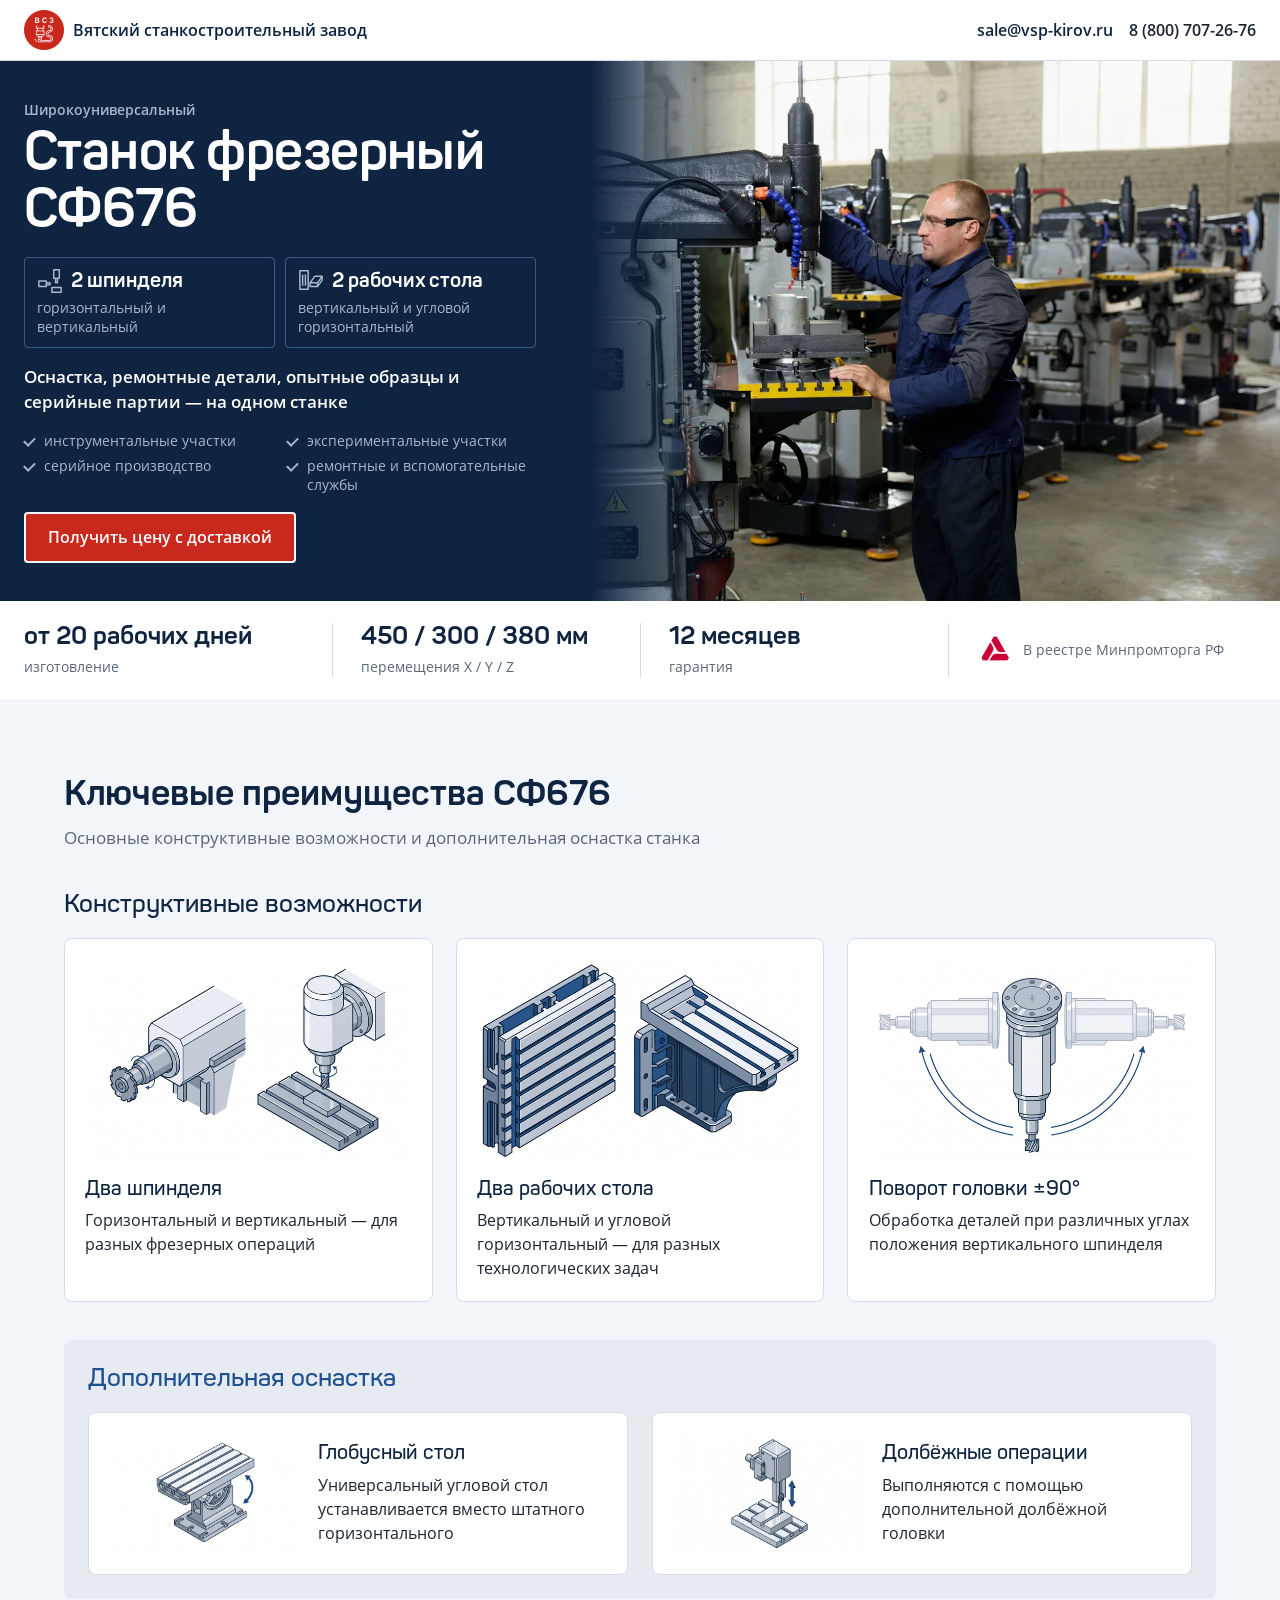
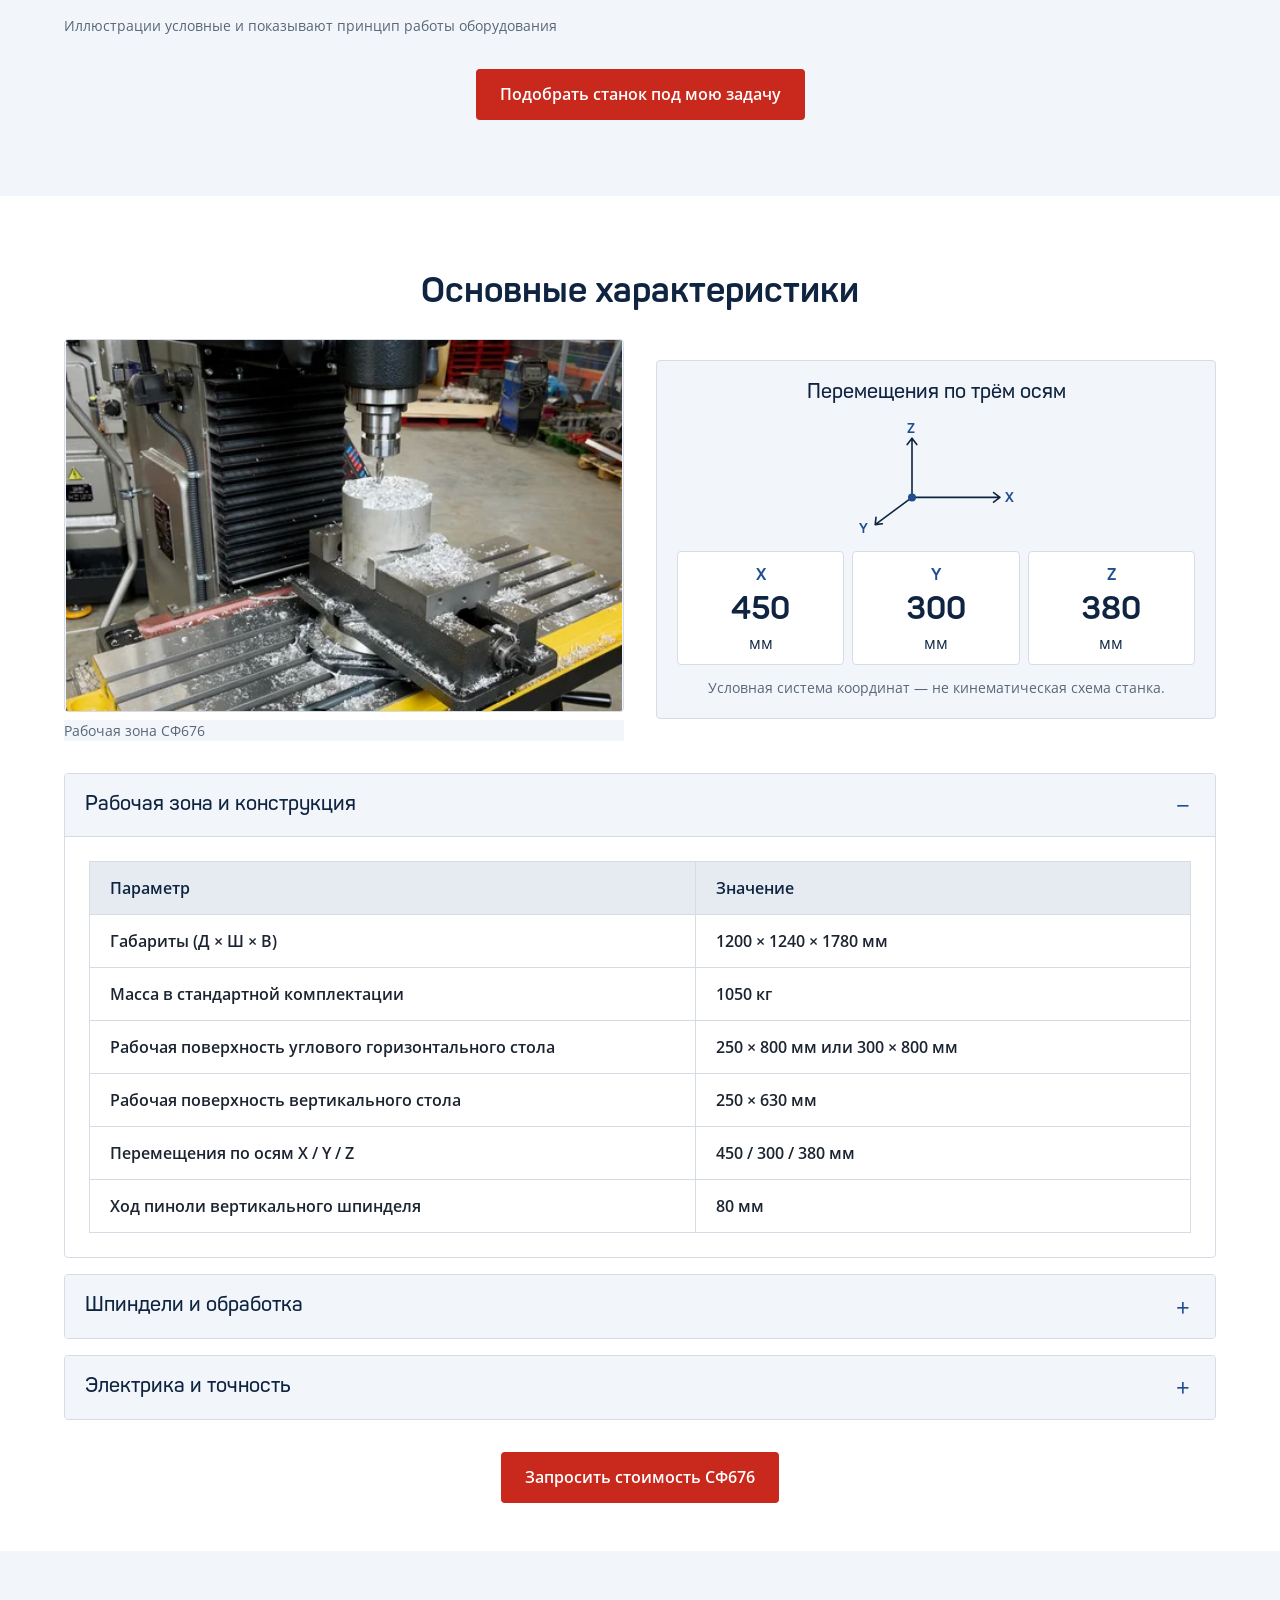
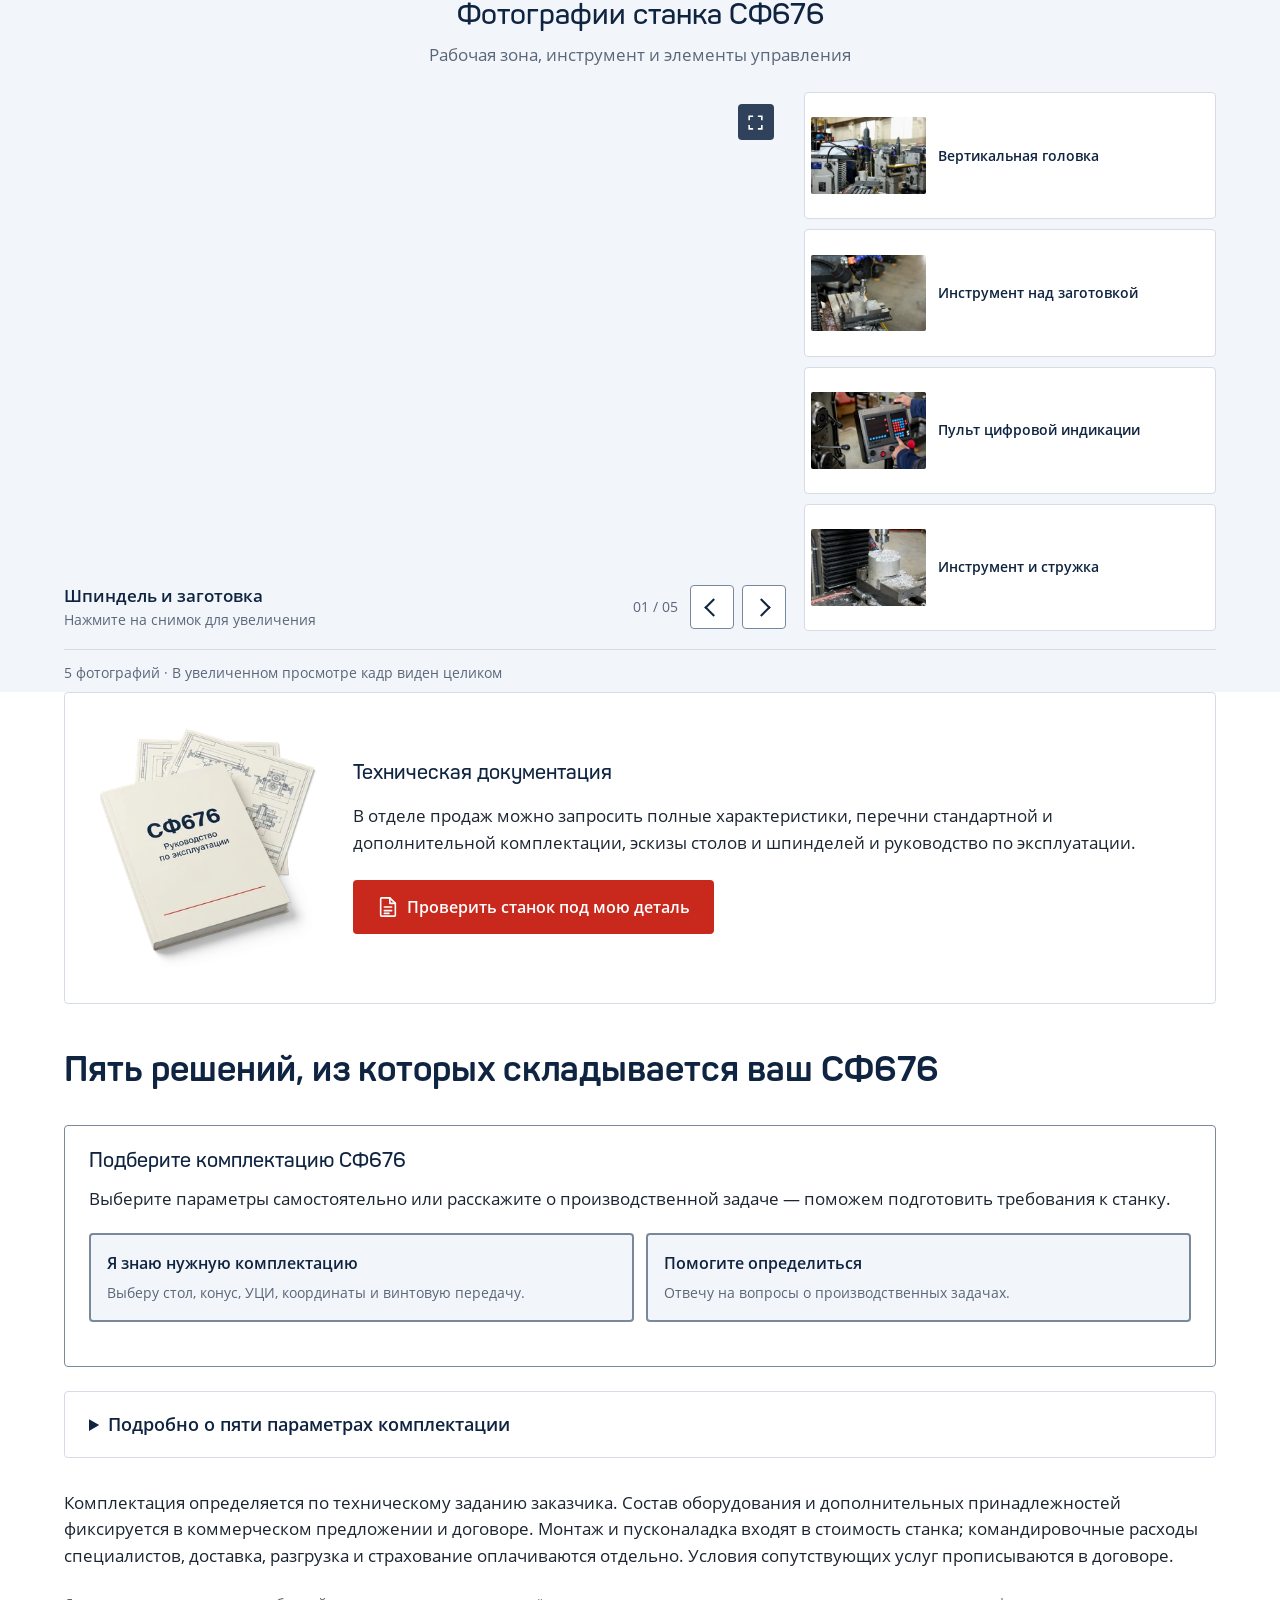
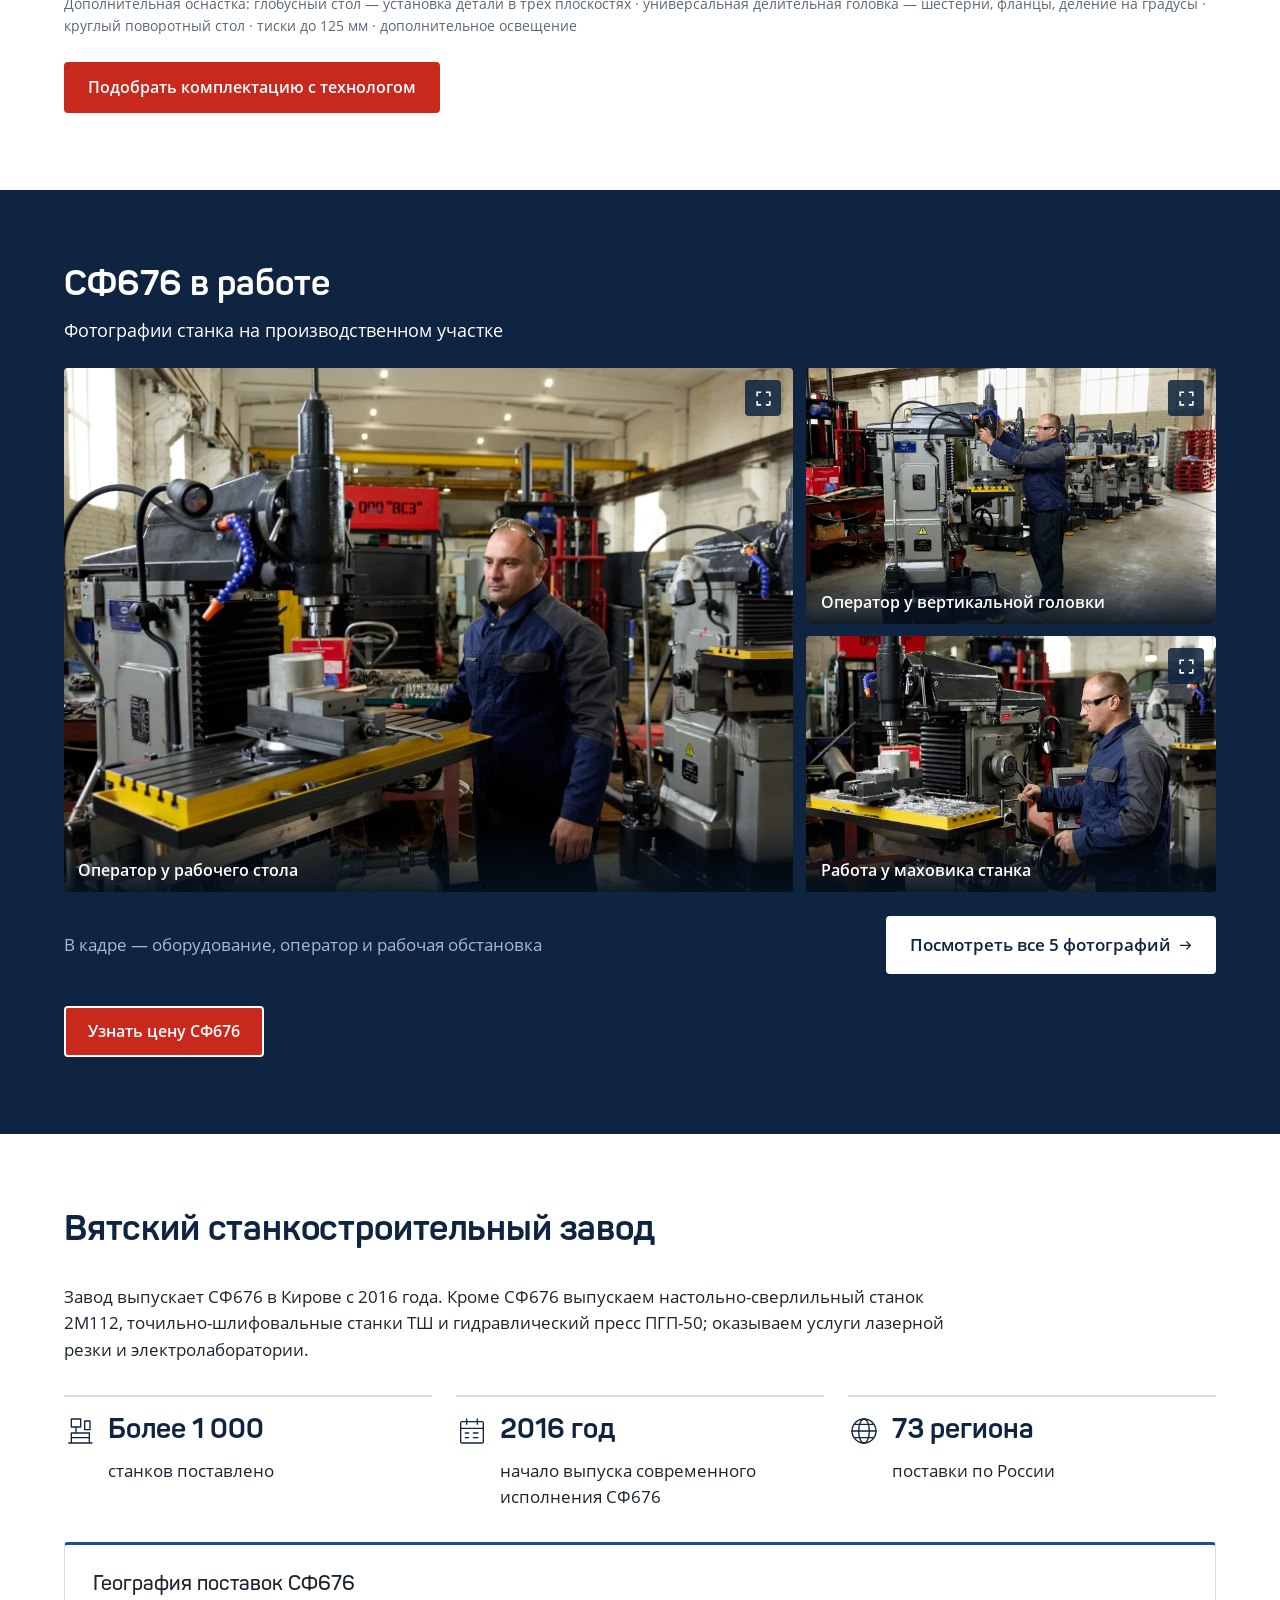
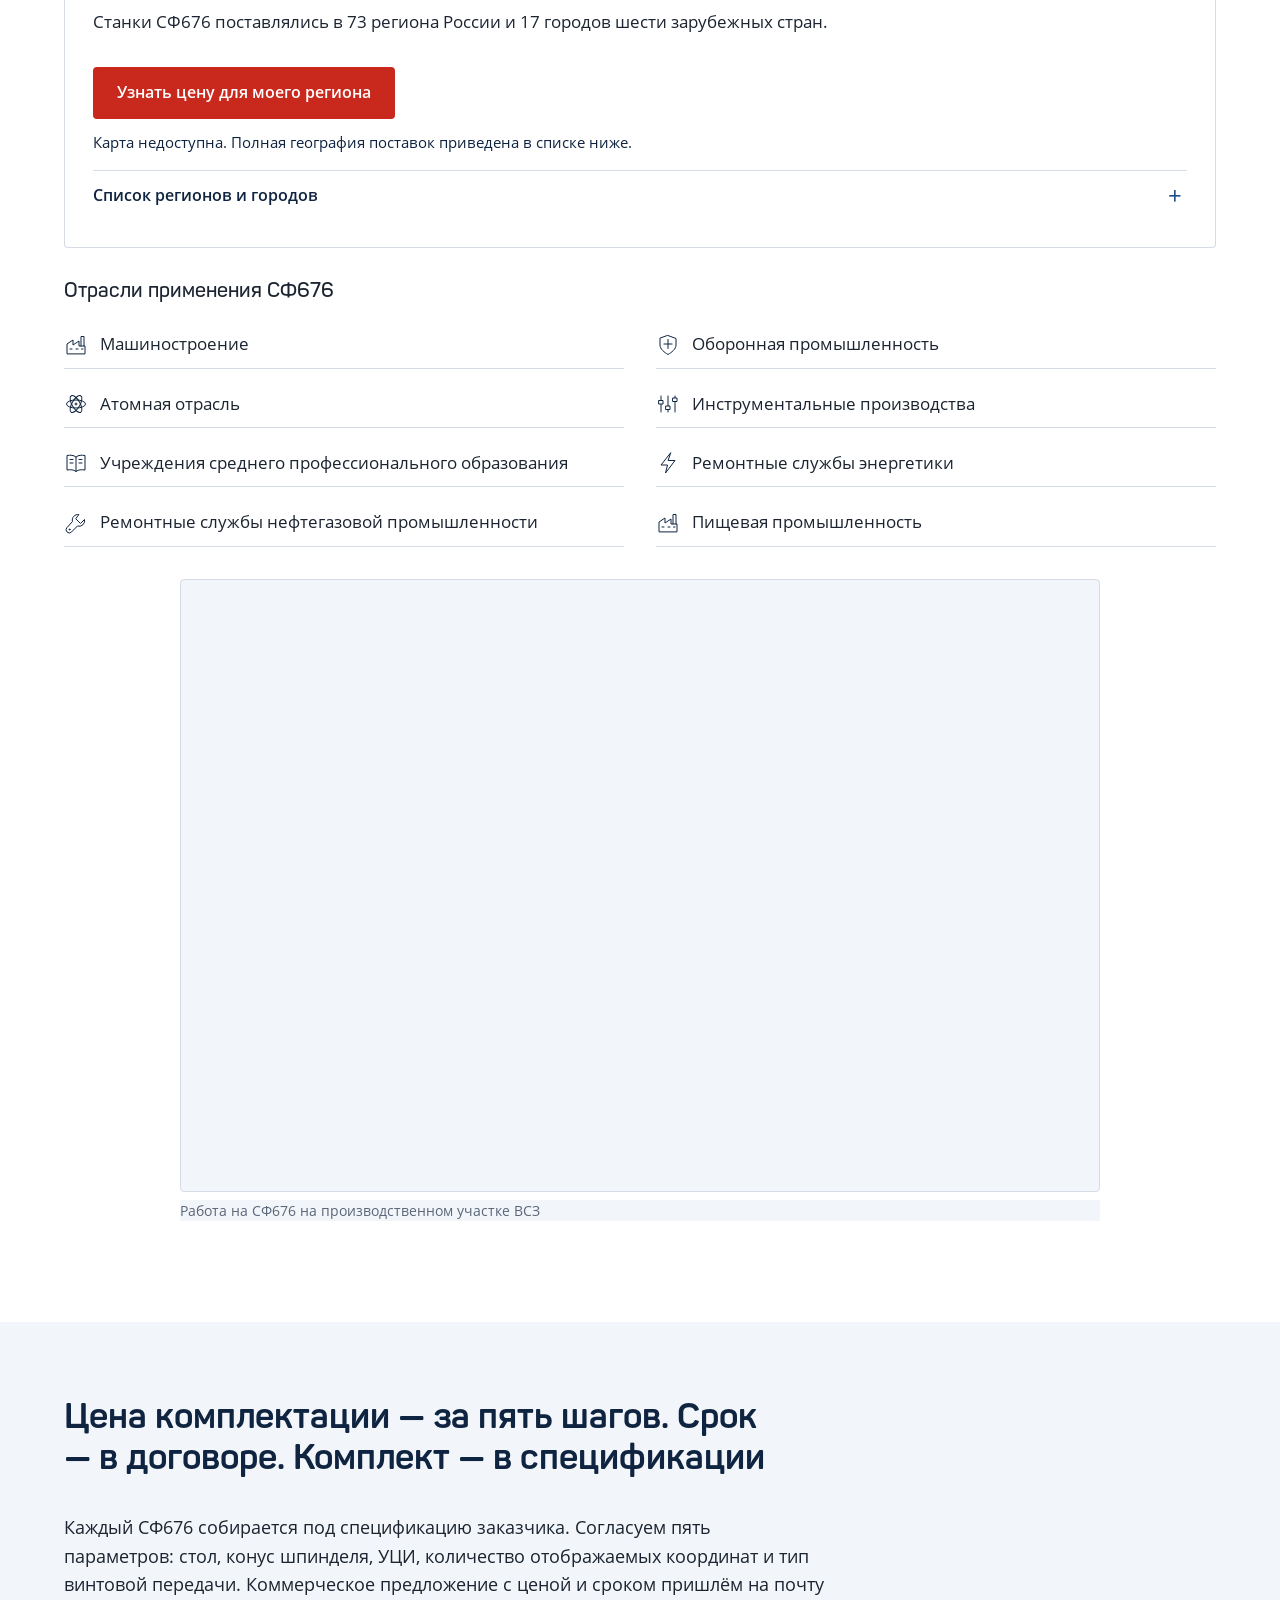
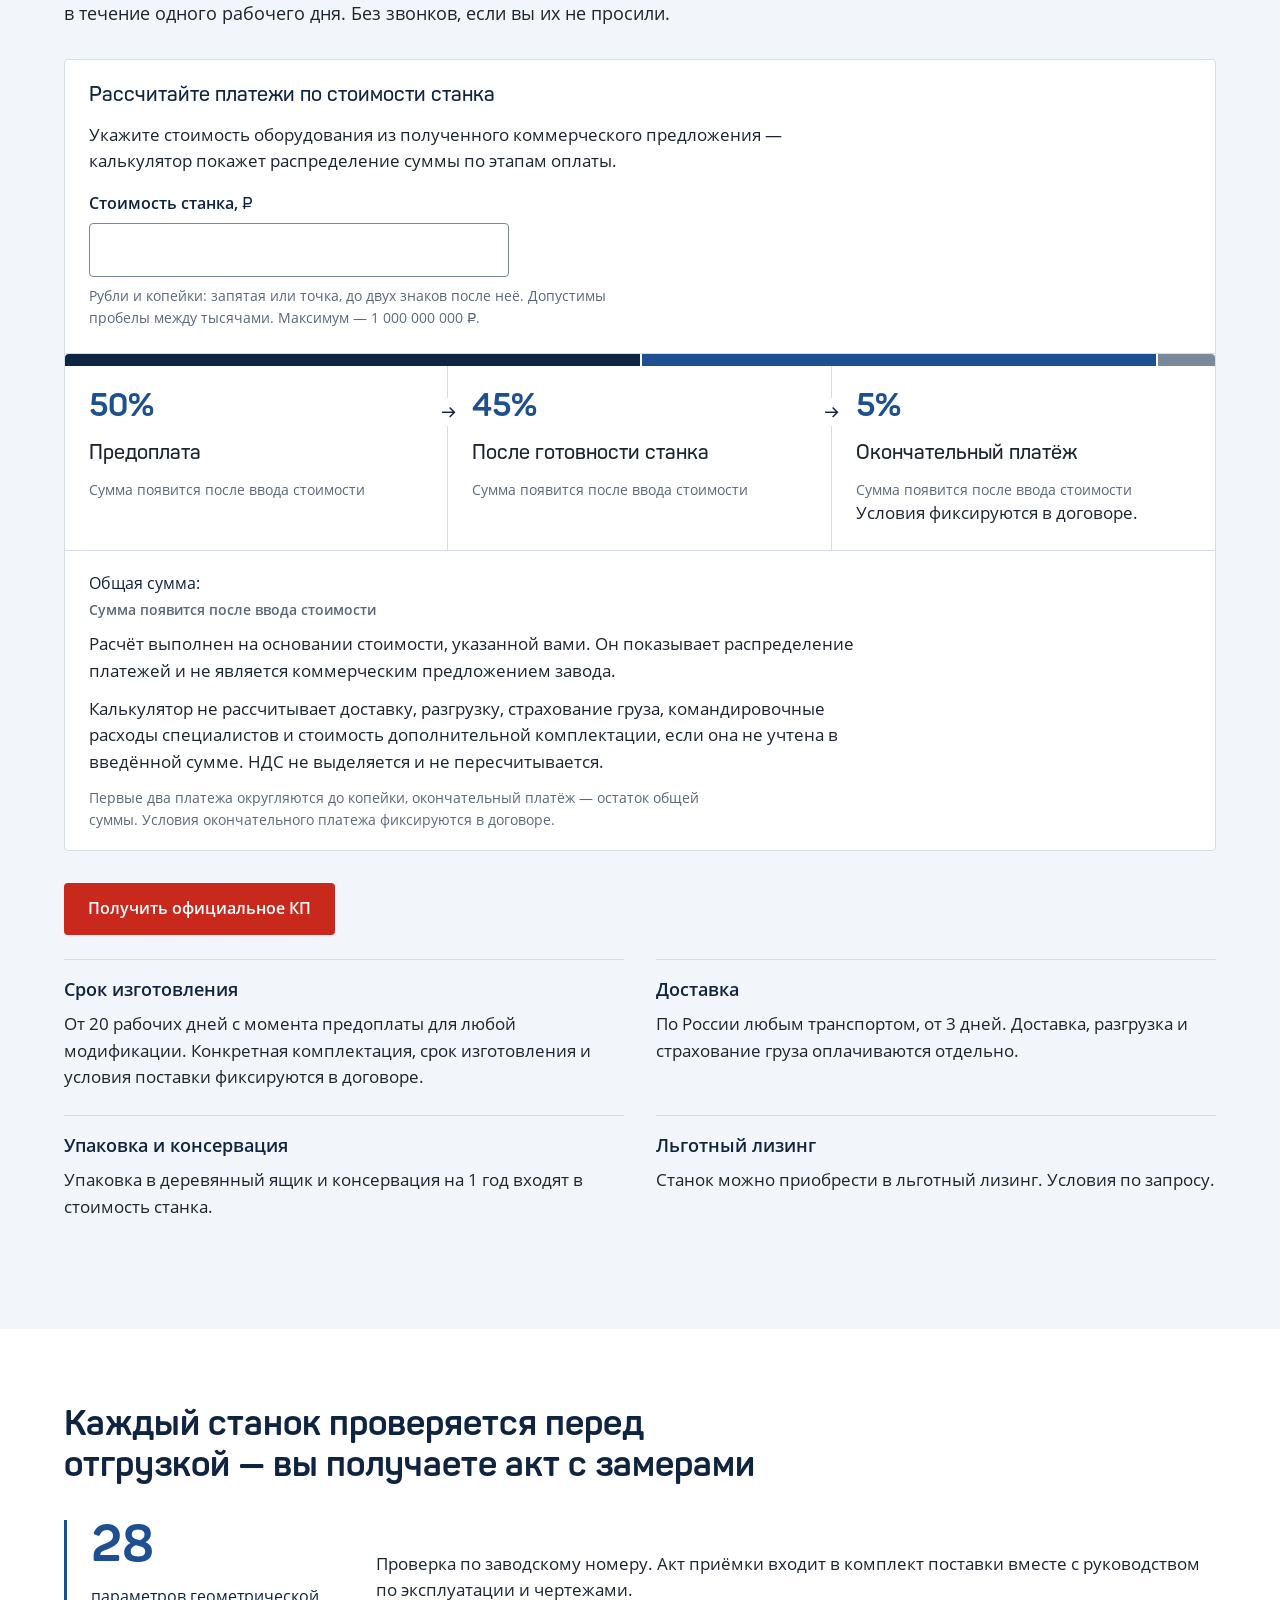
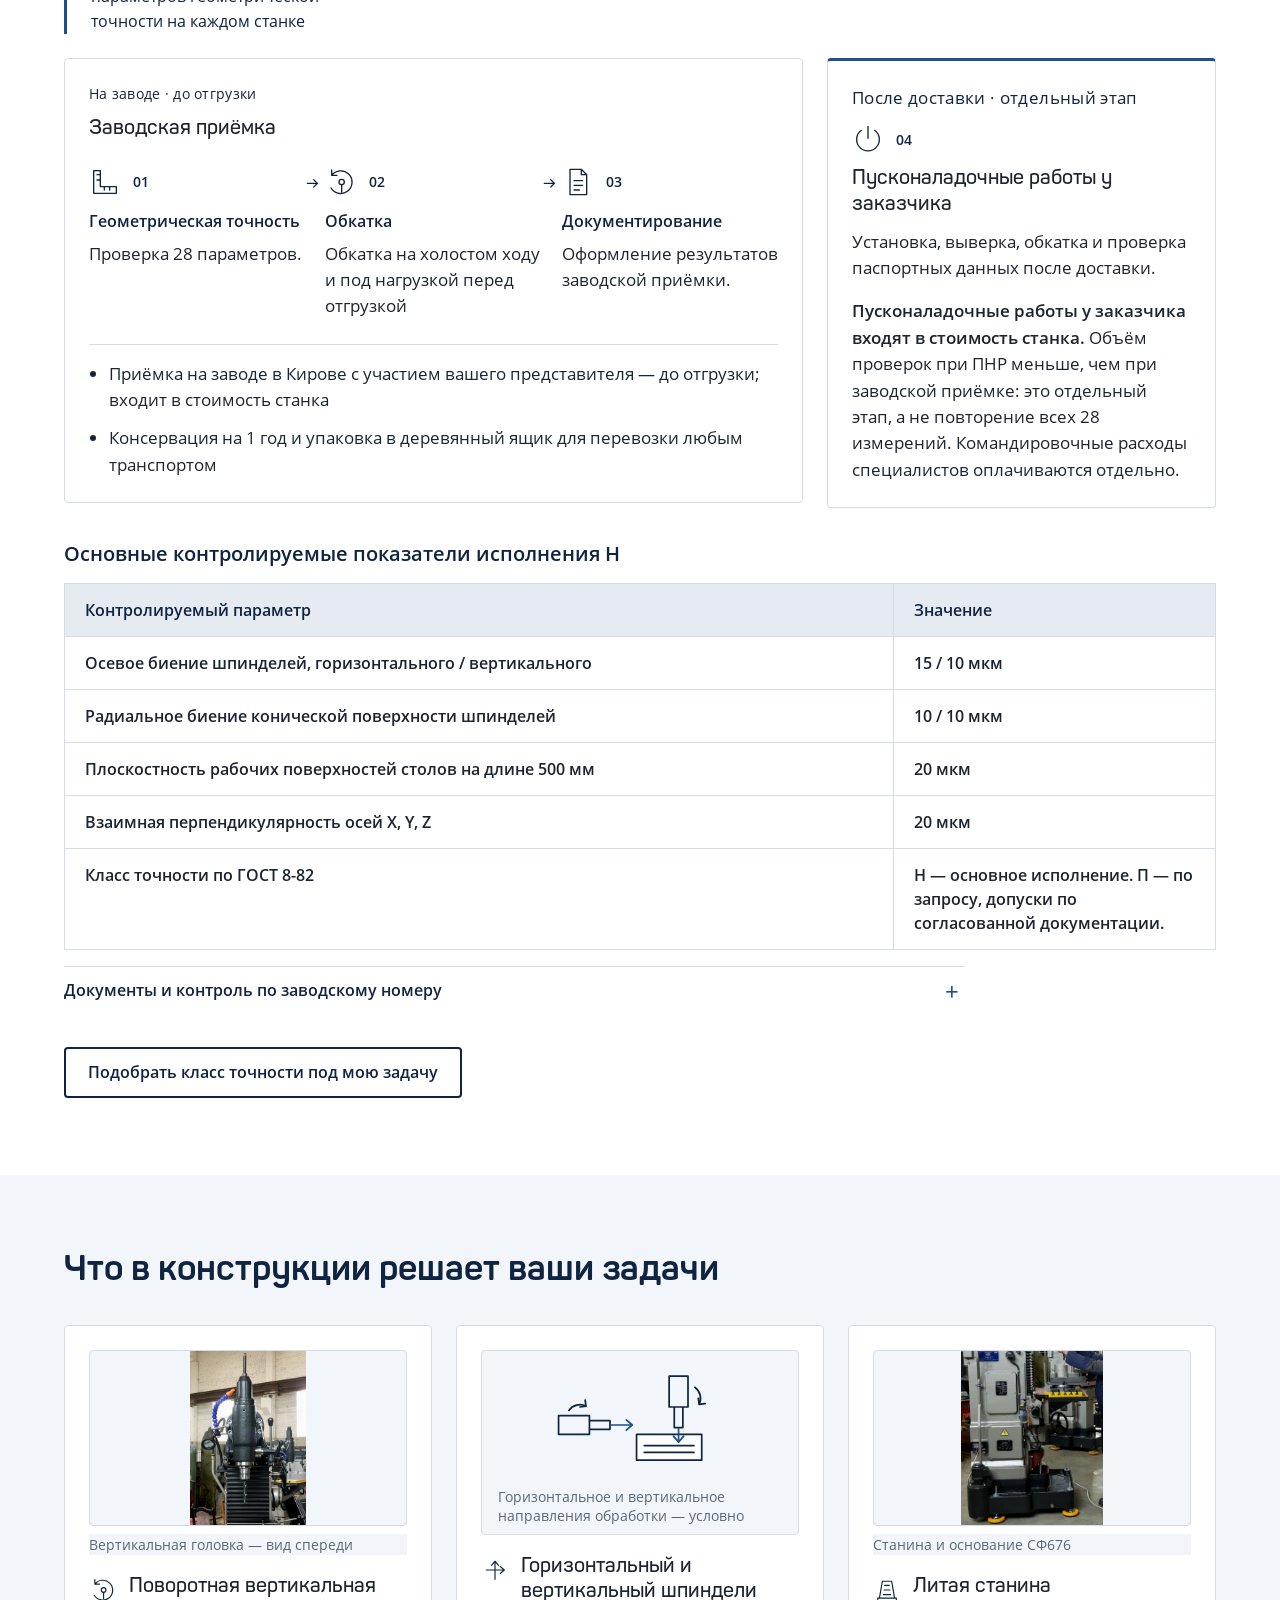
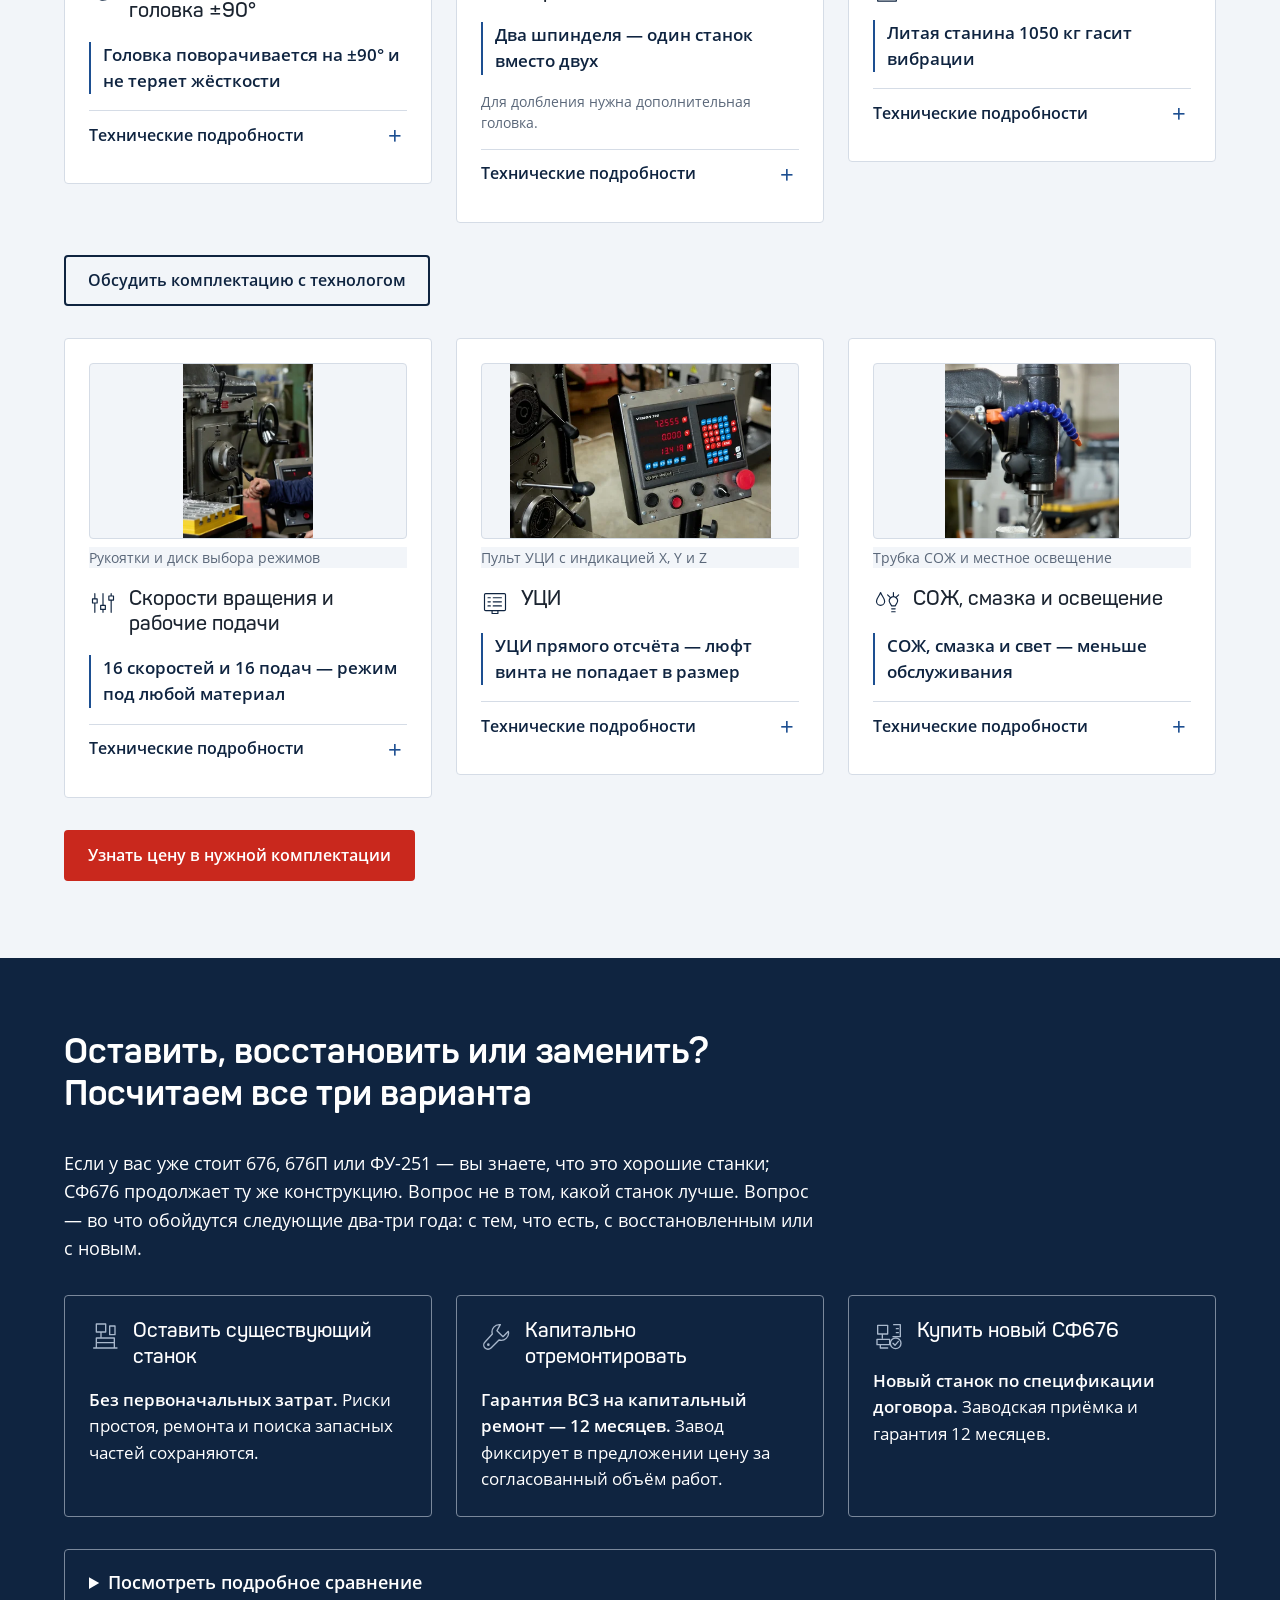
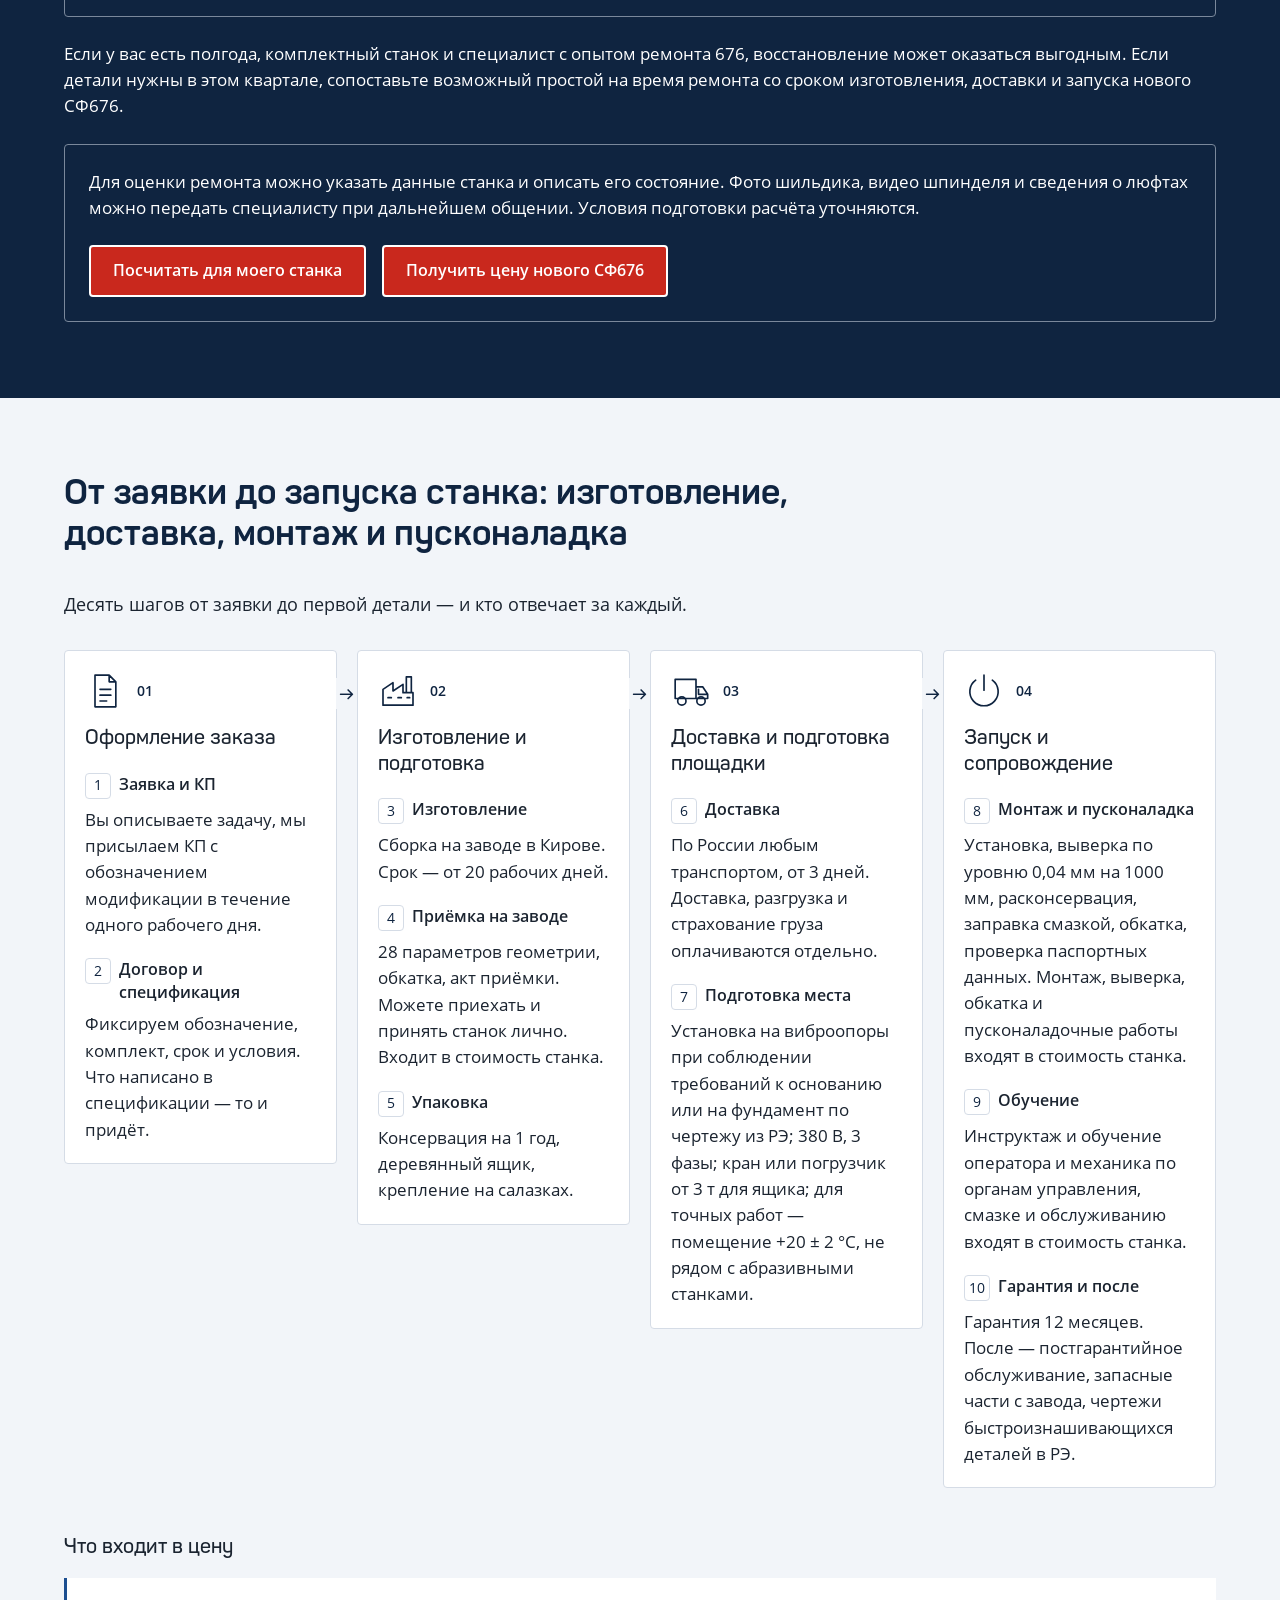
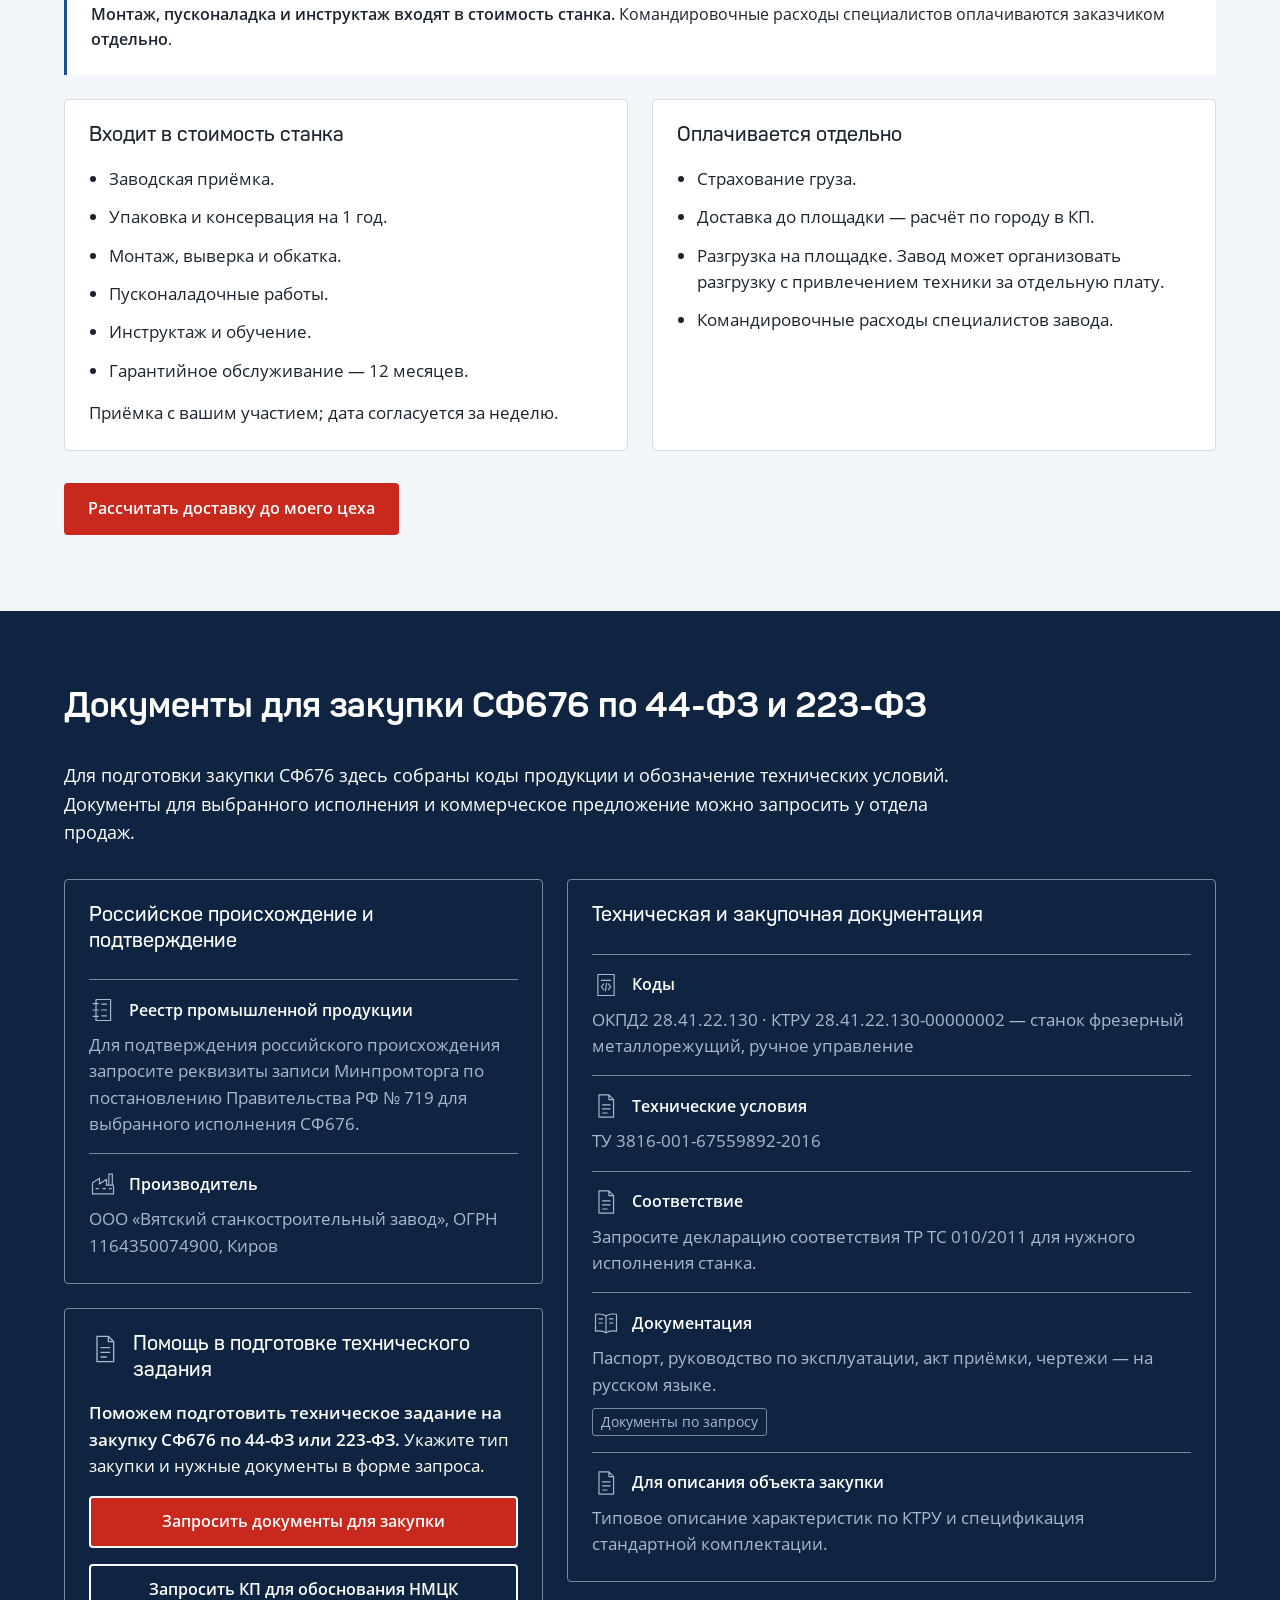
<file: index.html>
<!DOCTYPE html>
<html lang="ru">
<head>
<meta charset="utf-8">
<meta name="viewport" content="width=device-width, initial-scale=1">
<!-- Yandex.Metrika counter -->
<script type="text/javascript">
    (function(m,e,t,r,i,k,a){
        m[i]=m[i]||function(){(m[i].a=m[i].a||[]).push(arguments)};
        m[i].l=1*new Date();
        for (var j = 0; j < document.scripts.length; j++) {
            if (document.scripts[j].src === r) { return; }
        }
        k=e.createElement(t),a=e.getElementsByTagName(t)[0],
        k.async=1,k.src=r,a.parentNode.insertBefore(k,a)
    })(window, document,'script',
       'https://mc.yandex.ru/metrika/tag.js', 'ym');

    ym(24910997, 'init', {
        webvisor:true,
        clickmap:true,
        ecommerce:"dataLayer",
        referrer: document.referrer,
        url: location.href,
        accurateTrackBounce:true,
        trackLinks:true
    });
</script>
<!-- /Yandex.Metrika counter -->
<meta name="yandex-maps-key" content="">
<meta name="robots" content="noindex, nofollow">
<title>СФ676 — прототип посадочной страницы (черновик)</title>
<link rel="icon" type="image/png" sizes="32x32" href="assets/images/vsz-favicon-32.png">
<link rel="apple-touch-icon" sizes="180x180" href="assets/images/vsz-touch-180.png">
<link rel="preload" href="assets/fonts/open-sans-regular.woff2" as="font" type="font/woff2" crossorigin>
<link rel="preload" href="assets/fonts/panton-bold.woff2" as="font" type="font/woff2" crossorigin>
<link rel="preload" as="image" type="image/webp" href="assets/images/sf676-operator-1200.webp" imagesrcset="assets/images/sf676-operator-800.webp 800w, assets/images/sf676-operator-1200.webp 1200w, assets/images/sf676-operator-1600.webp 1600w, assets/images/sf676-operator-2000.webp 2000w" imagesizes="(max-width: 900px) 100vw, 64vw" fetchpriority="high">
<style>
@font-face{font-family:"Open Sans";src:url("assets/fonts/open-sans-regular.woff2") format("woff2");font-style:normal;font-weight:400;font-display:swap}
@font-face{font-family:"Open Sans";src:url("assets/fonts/open-sans-semibold.woff2") format("woff2");font-style:normal;font-weight:600;font-display:swap}
@font-face{font-family:"Panton";src:url("assets/fonts/panton-semibold.woff2") format("woff2");font-style:normal;font-weight:600;font-display:swap}
@font-face{font-family:"Panton";src:url("assets/fonts/panton-bold.woff2") format("woff2");font-style:normal;font-weight:700;font-display:swap}
:root{
 --font-body:"Open Sans","Panton","Segoe UI",Roboto,Arial,sans-serif;
 --font-heading:"Panton","Open Sans",Arial,sans-serif;
 --navy:#0F2440;--navy-line:#3D5A85;--blue:#1D4F91;--red:#C9281D;--red-hover:#A81F17;--red-tint:#FDF1EF;
 --ink:#1B2430;--mute:#5A6779;--control:#7A889B;--line:#D5DCE6;--line-strong:#B8C2CF;
 --surface:#F2F5F9;--surface-2:#E6EBF2;--on-dark:#FFFFFF;--on-dark-mute:#A9B8CC;
 --paper:var(--on-dark);--dark-surface:color-mix(in srgb,var(--navy) 88%,var(--on-dark));
 --dark-line:var(--control);--backdrop:color-mix(in srgb,var(--navy) 65%,transparent);
 --steel:var(--navy);--graphite:var(--navy);--light:var(--surface);
 --q:#FFF1B8;--focus-light:#795F00;--focus-dark:#FFBF47;
}
*{box-sizing:border-box}
html{scroll-behavior:smooth;font-synthesis:none}
section[id],.q[id],#qol li{scroll-margin-top:calc(var(--sticky-height,64px) + 12px)}
body{margin:0;font-family:var(--font-body);color:var(--ink);font-weight:400;line-height:1.55;font-size:var(--ui-body);background:var(--paper)}
h1,h2,h3{font-family:var(--font-heading);margin:0 0 .5em;line-height:1.15;color:var(--navy)}
h1{font-size:var(--ui-h1);font-weight:700;line-height:1.05;letter-spacing:-.01em}
h2{font-size:var(--ui-h2);font-weight:700;line-height:1.15;text-wrap:balance;max-inline-size:38ch}
h3{font-size:var(--ui-h3);font-weight:600;line-height:1.25;color:var(--ink)}
h4,h5,h6,b,strong,th,td,button{font-weight:600}
button,input,select,textarea,code{font-family:var(--font-body)}
em,i,address,cite,dfn,var{font-style:normal}
small,figcaption{font-family:var(--font-body);font-weight:400;font-size:var(--ui-small)}
p{margin:0 0 1em}
a{color:var(--blue)}
.wrap{max-width:1200px;margin:0 auto;padding:0 24px}
section{padding:72px 0}
section.dark{background:var(--navy);color:var(--on-dark)}
section.dark h2,section.dark h3,section.dark a{color:var(--on-dark)}
section.grey{background:var(--surface)}
.btn{display:inline-block;padding:14px 26px;border-radius:4px;font-weight:600;text-decoration:none;font-size:1rem;cursor:pointer;border:2px solid transparent;line-height:1.2}
.btn.red{background:var(--red);color:var(--on-dark);border-color:var(--red)}
.btn.out{background:transparent;color:var(--navy);border-color:var(--navy)}
.dark a:not(.btn){text-decoration:underline}
.dark .btn.red,.dark .btn.red:not(:disabled):is(:hover,:active){border-color:var(--on-dark)}
.dark .btn.out{color:var(--on-dark);border-color:var(--on-dark)}
.btn:focus-visible{outline:3px solid var(--focus-dark);outline-offset:2px}
.ph{background:var(--surface-2);color:var(--mute);display:flex;align-items:center;justify-content:center;text-align:center;font-size:.95rem;padding:16px;position:relative;overflow:hidden;border-radius:3px}
.ph::before,.ph::after{content:"";position:absolute;left:-10%;right:-10%;top:50%;height:1px;background:var(--line-strong)}
.ph::before{transform:rotate(18deg)}.ph::after{transform:rotate(-18deg)}
.ph span{position:relative;background:var(--surface-2);padding:4px 8px}
.q{background:var(--q);color:#5a4a00;border-bottom:2px dotted #c9a800;padding:0 3px;border-radius:2px}
body:not(.showq) .q{background:transparent;color:inherit;border-bottom:0;padding:0}
.dark .q{color:#ffe98a}
.showq .dark .q{color:#3a2f00}
table{font-variant-numeric:tabular-nums;border-collapse:collapse;width:100%;font-size:.95rem}
th,td{border:1px solid var(--line);padding:10px 12px;text-align:left;vertical-align:top}
th{background:var(--surface-2);color:var(--navy)}
.dark th{background:var(--dark-surface);color:var(--on-dark)}
.dark td,.dark th{border-color:var(--dark-line)}
.lead{font-size:1.15rem;max-width:760px}
.mute{color:var(--mute);font-size:.9rem}
.dark .mute{color:var(--on-dark-mute)}
.grid{display:grid;gap:24px}
.grid > *{min-width:0}
table{table-layout:fixed;word-wrap:break-word}
.g2{grid-template-columns:1fr 1fr}.g3{grid-template-columns:repeat(3,1fr)}.g4{grid-template-columns:repeat(4,1fr)}
/* questions */
.q sup{font-family:var(--font-body);font-size:max(.8125rem,.7em);color:#8a6d00;font-weight:600;margin-left:2px;text-decoration:none}
.q sup a{color:inherit;text-decoration:none}
body:not(.showq) .q sup{display:none}
#qlist{display:none;background:#FFF8DC;border-top:3px solid #c9a800;padding:48px 0}
body.showq #qlist{display:block}
#qlist h2{color:var(--navy)}
#qlist ol{padding-left:26px;margin:0;max-width:900px}
#qlist li{margin:0 0 14px;line-height:1.45}
#qlist li b{color:#5a4a00}
#qlist li a{font-size:var(--ui-small);color:var(--mute)}
.q:target{outline:3px solid #c9a800}
/* Figures used in the plant section. */
.nums{display:grid;grid-template-columns:repeat(4,1fr);gap:12px;margin:0 0 28px}
.nums b{display:block;font-size:1.45rem;color:var(--ink);line-height:1.1}
.nums small{color:var(--mute);font-size:var(--ui-small)}
#plant .nums > div{min-width:0;overflow-wrap:anywhere}
.trust{margin-top:auto;padding-top:36px;font-size:var(--ui-small);color:var(--mute);display:flex;gap:18px;flex-wrap:wrap}
.trust > span::before{content:"";display:inline-block;width:12px;height:12px;border:2px solid var(--navy);border-radius:50%;margin-right:6px;vertical-align:-1px}
/* specs */
.specs{grid-template-columns:40% 1fr}
.specs table td:first-child{color:var(--mute);width:52%}
.links a{display:inline-block;max-width:100%;margin-right:22px;white-space:normal;overflow-wrap:anywhere}
/* price */
.narrow{max-width:800px;margin:0 auto}
.cond{list-style:none;padding:0;margin:0 0 20px}
.cond li{display:grid;grid-template-columns:34px 1fr;gap:14px;padding:12px 0;border-bottom:1px solid var(--line)}
.cond i{display:block;width:26px;height:26px;background:var(--line);border-radius:3px}
details{margin:0 0 24px;border:1px solid var(--line);border-radius:4px;padding:12px 16px;background:var(--paper)}
summary{cursor:pointer;font-weight:600;color:var(--navy)}
/* compare */
.cmp td:first-child{color:var(--on-dark-mute);width:20%}
.calc{border:1px solid var(--dark-line);border-radius:4px;padding:22px 24px;display:grid;grid-template-columns:52px 1fr auto;gap:18px;align-items:center;margin-top:28px}
.calc .ico{width:44px;height:52px;border:2px solid var(--on-dark);border-radius:3px;position:relative}
.calc .ico::after{content:"";position:absolute;right:-2px;top:-2px;width:14px;height:14px;background:var(--navy);border-left:2px solid var(--on-dark);border-bottom:2px solid var(--on-dark)}
/* config */
.cfg{grid-template-columns:44% 1fr}
#config code{overflow-wrap:anywhere}
.cfg table td:first-child{font-weight:600;width:22%}
.levels article{border:1px solid var(--line);border-radius:4px;padding:18px}
.levels h3{margin-bottom:8px}
/* steps */
.steps{list-style:none;padding:0;margin:0 0 32px;display:grid;grid-template-columns:repeat(5,1fr);gap:18px}
.steps li{position:relative;padding-left:40px}
.steps li b{display:block;margin-bottom:4px}
.steps li i{position:absolute;left:0;top:0;width:28px;height:28px;border-radius:50%;background:var(--navy);color:var(--on-dark);font-style:normal;font-weight:600;display:flex;align-items:center;justify-content:center;font-size:.9rem}
.steps li p{font-size:var(--ui-body);color:var(--mute);margin:0}
footer{background:var(--navy);color:var(--on-dark-mute);font-size:var(--ui-small);padding:22px 0}
footer a{color:var(--on-dark)}
/* mobile */
@media (max-width:900px){
 .nums{grid-template-columns:1fr 1fr}
 .g2,.g3,.g4,.specs,.cfg{grid-template-columns:1fr}
 .steps{grid-template-columns:1fr}
 .calc{grid-template-columns:1fr}
 section{padding:48px 0}
 /* tables to cards */
 table.stack,table.stack tbody{display:block}
 table.stack colgroup{display:none}
 table.stack thead{display:none}
 table.stack tr{display:block;border:1px solid var(--line);margin-bottom:12px}
 .dark table.stack tr{border-color:var(--dark-line)}
 table.stack td{display:block;border:0;border-top:1px solid var(--line)}
 table.stack td:first-child{font-weight:600;border-top:0;width:auto}
 table.stack td::before{content:attr(data-h);display:block;font-size:var(--ui-small);color:var(--mute);margin-bottom:2px}
 .dark table.stack td::before{color:var(--on-dark-mute)}
 table.stack td:first-child::before{display:none}
 .cmp td:first-child{width:auto;color:var(--on-dark)}
}
@media (prefers-reduced-motion:reduce){html{scroll-behavior:auto}}

/* Intrinsic wrapping also keeps the existing sections usable with enlarged text. */
body{overflow-wrap:anywhere}
.btn{max-width:100%}
/* Iteration 01: opt-in design tokens and components. Other content sections keep their styles. */
:root{
 --ui-space-1:8px;--ui-space-2:16px;--ui-space-3:24px;--ui-space-4:32px;
 --ui-space-5:48px;--ui-space-6:64px;--ui-radius:4px;
 --ui-h1:clamp(2.25rem,4.2vw,3.5rem);--ui-h2:clamp(1.625rem,2.8vw,2.25rem);
 --ui-h3:clamp(1.25rem,1.6vw,1.375rem);--ui-body:1.0625rem;--ui-small:.875rem;
 --ui-section:clamp(48px,6vw,80px);--ui-gap:24px;
}
.v1{overflow-wrap:anywhere;padding:var(--ui-section) 0;font-size:var(--ui-body);line-height:1.55}
.v1 caption{font-size:var(--ui-h3);line-height:1.3}
.v1 p:last-child{margin-bottom:0}
.v1 .section-heading{margin:0 0 var(--ui-space-4)}
.v1 .ui-card{min-width:0;border:1px solid var(--line);border-radius:var(--ui-radius);padding:var(--ui-space-3);background:var(--paper)}
.v1 .ui-card h3{margin:0 0 var(--ui-space-2)}
.v1 .ui-note{font-size:var(--ui-small);color:var(--mute)}
.v1 .btn{min-height:48px;padding:14px 22px;text-align:center;max-width:100%;white-space:normal}
.btn.red:not(:disabled):is(:hover,:active){background:var(--red-hover);border-color:var(--red-hover)}
.v1 a:focus-visible,.sticky a:focus-visible{outline:3px solid #8a6d00;outline-offset:4px}
.q sup{color:var(--focus-light)}
.v1 .text-link{display:inline-flex;align-items:center;min-height:44px;text-underline-offset:4px;font-size:1rem;font-weight:600}
.v1 .text-link:hover{text-decoration-thickness:2px}
.v1 .media-placeholder{display:flex;align-items:center;justify-content:center;aspect-ratio:2/1;padding:var(--ui-space-2);border:1px solid var(--line);border-radius:var(--ui-radius);background:var(--surface);color:var(--mute);text-align:center;font-size:var(--ui-small);line-height:1.4}
.hero-fact b,.acceptance-metric b,.payment-plan .percentage,.travel-values dt,.travel-values dd,.plant-facts dt{font-family:var(--font-heading);font-weight:700}
/* Engineering illustrations and equipment groups in #advantages. */
#advantages h2{margin:0 0 8px}
#advantages .adv-intro{margin:0 0 clamp(24px,3vw,40px);color:var(--mute)}
.adv-group{padding:0}
.adv-group h3{
  margin:0 0 16px;color:var(--navy);font-size:clamp(1.375rem,2vw,1.625rem);
}
.adv-group--extras{
  margin-top:clamp(24px,3vw,40px);padding:clamp(14px,2vw,24px);
  border-radius:8px;background:var(--surface-2);
}
.adv-group--extras h3{color:var(--blue)}
.adv-grid{display:grid;grid-template-columns:minmax(0,1fr);gap:16px}
.adv-card{
  min-width:0;padding:clamp(14px,1.6vw,22px);
  border:1px solid var(--line);border-radius:8px;background:var(--paper);
}
.adv-card img{display:block;width:100%;height:clamp(140px,42vw,190px);object-fit:contain}
.adv-copy{min-width:0;margin-top:16px}
.adv-copy h4{
  margin:0 0 6px;font:600 var(--ui-h3)/1.2 var(--font-heading);color:var(--navy);
}
.adv-copy p{margin:0;font-size:1rem;line-height:1.5}
.adv-note{margin:16px 0 0;color:var(--mute);font-size:var(--ui-small)}
@media (max-width:640px){
  .adv-group--extras{margin-inline:-14px}
}
@media (min-width:641px){
  .adv-grid{grid-template-columns:repeat(2,minmax(0,1fr));gap:clamp(16px,1.8vw,24px)}
  .adv-card img{height:auto;aspect-ratio:640/398}
}
@media (min-width:641px) and (max-width:1023px){
  .adv-group--core .adv-card:last-child{
    grid-column:1/-1;display:grid;grid-template-columns:minmax(0,1fr) minmax(0,1fr);
    align-items:center;gap:var(--ui-gap);
  }
  .adv-group--core .adv-card:last-child .adv-copy{margin:0}
}
@media (min-width:1024px){
  .adv-group--core .adv-grid{grid-template-columns:repeat(3,minmax(0,1fr))}
  .adv-group--extras .adv-card{
    display:grid;grid-template-columns:minmax(0,2fr) minmax(0,3fr);
    align-items:center;gap:var(--ui-space-2);
  }
  .adv-group--extras .adv-copy{margin:0}
}
/* Full-width grouped specification tables. */
.specs-heading{text-align:center;margin-bottom:var(--ui-space-4)}
.specs-heading h2{margin:0 auto}
.spec-groups{display:grid;gap:var(--ui-space-2)}
.spec-group{margin:0;padding:0;background:var(--paper);border:1px solid var(--line);border-radius:var(--ui-radius)}
.spec-group > summary{display:flex;align-items:center;justify-content:space-between;gap:16px;min-height:56px;padding:18px 20px;list-style:none;background:var(--surface);border-radius:var(--ui-radius);font:600 var(--ui-h3)/1.3 var(--font-heading)}
.spec-group > summary::-webkit-details-marker{display:none}
.spec-group > summary::after{content:"+";flex:none;width:1em;text-align:center;font:400 1.5rem/1 var(--font-body);color:var(--blue)}
.spec-group[open] > summary{border-bottom:1px solid var(--line);border-radius:var(--ui-radius) var(--ui-radius) 0 0}
.spec-group[open] > summary::after{content:"−"}
.spec-group > summary:hover{background:var(--surface-2)}
.spec-group > summary:focus-visible{outline:3px solid var(--focus-light);outline-offset:3px}
.spec-group-body{padding:var(--ui-space-3);min-width:0}
#specs .specs-price-cta{text-align:center}
.spec-groups > *,.specs-heading > *,.media-placeholder > span{min-width:0;max-width:100%}
.v1 .spec-table{font-size:1rem;line-height:1.5;table-layout:fixed;overflow-wrap:anywhere}
.v1 .spec-table caption{padding:0 0 var(--ui-space-2);text-align:left;font-weight:600;color:var(--navy)}
.v1 .spec-table th,.v1 .spec-table td{padding:14px 20px;width:auto;vertical-align:top}
.v1 .spec-table thead th:first-child{width:55%}
.v1 .spec-table th[scope="row"]{background:var(--paper);font-weight:600;color:var(--ink)}
.v1 .spec-table td{font-weight:600;color:var(--ink)}
.spec-operations{margin:var(--ui-space-3) 0 0;color:var(--navy);font-size:var(--ui-body)}
/* Local rhythm from the technical gallery through documentation to configuration. */
#specs{padding-bottom:var(--ui-space-3)}
#specs + #config{padding-top:var(--ui-space-3)}
#specs .specs-closing{padding-top:0}
#specs .spec-docs{display:grid;grid-template-columns:224px minmax(0,1fr);align-items:center;gap:var(--ui-space-4);padding:var(--ui-space-4);border:1px solid var(--line);border-radius:var(--ui-radius);background:var(--paper)}
#specs .spec-docs-image{display:block;width:100%;height:auto}
#specs .spec-docs-copy{min-width:0}
#specs .spec-docs h3{margin:0 0 var(--ui-space-2);color:var(--navy)}
#specs .spec-docs p{margin:0}
#specs .spec-docs .section-cta{margin-top:var(--ui-space-3)}
#specs .spec-docs .btn{display:inline-flex;align-items:center;justify-content:center;gap:var(--ui-space-1)}
#specs .spec-docs .btn svg{width:22px;height:22px;flex:none}
#specs .spec-docs .btn span{min-width:0}
@media (max-width:900px){
 #specs .spec-docs{grid-template-columns:168px minmax(0,1fr);gap:var(--ui-space-3);padding:var(--ui-space-3)}
}
@media (max-width:600px){
 #specs{padding-bottom:var(--ui-space-2)}
 #specs + #config{padding-top:var(--ui-space-2)}
 #specs .spec-docs{grid-template-columns:minmax(0,1fr);gap:var(--ui-space-2);padding:var(--ui-space-2)}
 #specs .spec-docs-image{width:144px;max-width:100%;justify-self:center}
 #specs .spec-docs .btn{width:100%}
}
/* Fixed contact header: no layout shift while scrolling. */
@media (max-width:900px){
}
@media (max-width:600px){
 .v1 .wrap{padding-inline:24px}
 .v1 .spec-table,.v1 .spec-table tbody{display:block}
 .v1 .spec-table thead{display:none}
 .v1 .spec-table caption{display:block}
 .v1 .spec-table tr{display:block;border:1px solid var(--line);border-bottom:0}
 .v1 .spec-table tr:last-child{border-bottom:1px solid var(--line)}
 .v1 .spec-table th[scope="row"],.v1 .spec-table td{display:block;border:0;padding:12px 16px;width:auto}
 .v1 .spec-table th[scope="row"]{padding-bottom:4px;color:var(--mute);font-size:.9375rem}
 .v1 .spec-table td{padding-top:0}
 #specs .spec-table thead{display:table-header-group;position:absolute;width:1px;height:1px;padding:0;border:0;clip-path:inset(50%);overflow:hidden;white-space:nowrap}
 .spec-group > summary{padding:16px}
 .spec-group-body{padding:16px}
}


/* Iteration 02: the existing .v1 tokens and components extend to four content sections. */
.commercial .section-heading{max-width:1050px}
.commercial .lead{margin-bottom:var(--ui-space-4)}
.payment-plan{display:grid;grid-template-columns:repeat(3,minmax(0,1fr));list-style:none;padding:0;margin:var(--ui-space-4) 0;background:var(--paper);border:1px solid var(--line);border-radius:var(--ui-radius)}
.payment-plan li{position:relative;min-width:0;padding:var(--ui-space-3);border-right:1px solid var(--line)}
.payment-plan li:last-child{border-right:0}
.payment-plan .percentage{display:block;font-size:clamp(2rem,3.5vw,2.75rem);line-height:1.15;color:var(--blue);margin:0 0 var(--ui-space-2)}
.payment-plan h3{margin:0 0 var(--ui-space-1)}
.payment-plan p{font-size:var(--ui-body);margin:0}
.payment-arrow{position:absolute;left:-14px;top:32px;display:flex;align-items:center;justify-content:center;width:28px;height:28px;background:var(--paper);color:var(--navy);font-size:1.25rem;line-height:1}
.purchase-conditions{display:grid;grid-template-columns:repeat(2,minmax(0,1fr));gap:var(--ui-space-3) var(--ui-space-4);margin:0 0 var(--ui-space-4)}
.purchase-conditions > div{min-width:0;border-top:1px solid var(--line);padding-top:var(--ui-space-2)}
.purchase-conditions dt{font-weight:600;font-size:1.125rem;color:var(--navy);margin-bottom:var(--ui-space-1)}
.purchase-conditions dd{margin:0;font-size:var(--ui-body)}
/* Objective summary and native detailed comparison. */
.compare-options{display:grid;grid-template-columns:repeat(3,minmax(0,1fr));gap:var(--ui-gap);margin:var(--ui-space-4) 0}
.v1.dark .ui-card{background:transparent;border-color:var(--dark-line);color:var(--on-dark)}
.compare-options p{font-size:var(--ui-body)}
.compare-details{padding:0;margin:0;background:transparent;color:inherit;border-color:var(--dark-line);border-radius:var(--ui-radius)}
.compare-details summary{padding:20px var(--ui-space-3);color:inherit;font-size:1.125rem;line-height:1.4;min-height:48px}
.v1.dark a:focus-visible{outline-color:var(--focus-dark)}
.compare-details summary:focus-visible{outline:3px solid var(--focus-dark);outline-offset:4px}
.compare-details[open] summary{border-bottom:1px solid var(--dark-line)}
.compare-details .comparison-body{padding:var(--ui-space-3)}
.compare-table{font-size:1rem;line-height:1.5}
.compare-table th,.compare-table td{padding:14px 16px}
.compare-table tbody th{font-weight:600;color:var(--on-dark-mute);background:transparent}
.comparison-source{margin:var(--ui-space-2) 0 0}
.comparison-context{margin:var(--ui-space-3) 0}
.comparison-request{display:grid;grid-template-columns:minmax(0,1fr) auto;align-items:center;gap:var(--ui-space-3);border:1px solid var(--dark-line);border-radius:var(--ui-radius);padding:var(--ui-space-3)}
.comparison-request p{margin:0;font-size:var(--ui-body)}
/* Five informational choices, without form controls or a price calculator. */
.config-options{list-style:none;display:grid;gap:var(--ui-space-3);padding:0;margin:var(--ui-space-4) 0}
.config-option h3{display:flex;align-items:baseline;gap:var(--ui-space-2)}
.option-letter,.step-number{display:inline-flex;justify-content:center;align-items:center;flex:none;min-width:32px;min-height:32px;border:1px solid var(--line);border-radius:var(--ui-radius);color:var(--navy);font-size:1rem;line-height:1.2}
.config-columns{display:grid;grid-template-columns:minmax(0,.8fr) minmax(0,1.2fr);gap:var(--ui-space-4)}
.config-columns > div{min-width:0}
.config-columns h4{margin:0 0 var(--ui-space-1);font-size:1rem;color:var(--navy);line-height:1.4}
.config-columns ul{padding-left:20px;margin:0;display:grid;gap:6px}
.config-columns p,.config-columns li{font-size:var(--ui-body)}
.config-note{margin:var(--ui-space-4) 0 var(--ui-space-3)}
.config-accessories{margin:0 0 var(--ui-space-3)}
/* Four groups retain all ten numbered stages and their original explanations. */
.delivery-groups{display:grid;grid-template-columns:repeat(2,minmax(0,1fr));gap:var(--ui-gap);margin:var(--ui-space-4) 0 var(--ui-space-5)}
.delivery-steps{list-style:none;padding:0;margin:var(--ui-space-3) 0 0;display:grid;gap:var(--ui-space-3)}
.delivery-step-heading{display:flex;align-items:center;gap:12px}
.delivery-step-heading h4{margin:0;font-size:1rem;line-height:1.4;color:var(--ink)}
.delivery-steps p{margin:var(--ui-space-1) 0 0;font-size:var(--ui-body)}
.service-note{padding:var(--ui-space-3);margin:var(--ui-space-2) 0 var(--ui-space-3);background:var(--paper);border-left:3px solid var(--blue);font-size:1rem}
.services-grid{display:grid;grid-template-columns:repeat(2,minmax(0,1fr));gap:var(--ui-gap);margin-bottom:var(--ui-space-3)}
.services-grid ul{padding-left:20px;margin:0;display:grid;gap:12px;font-size:var(--ui-body)}
.services-grid .service-detail{margin:var(--ui-space-2) 0 0;font-size:var(--ui-body)}
@media (max-width:900px){
 .compare-options,.comparison-request,.delivery-groups{grid-template-columns:1fr}
 .comparison-request .btn{justify-self:start}
 .compare-details .comparison-body{padding:var(--ui-space-2)}
 .compare-table,.compare-table tbody{display:block}
 .compare-table colgroup{display:none}
 .compare-table thead{position:absolute;width:1px;height:1px;padding:0;border:0;clip-path:inset(50%);overflow:hidden;white-space:nowrap}
 .compare-table tbody tr{display:block;border:1px solid var(--dark-line);margin-bottom:var(--ui-space-2)}
 .compare-table tbody tr:last-child{margin-bottom:0}
 .compare-table tbody th,.compare-table tbody td{display:block;border:0;width:auto;padding:12px 16px}
 .compare-table tbody th{color:var(--on-dark);background:var(--dark-surface)}
 .compare-table tbody td{border-top:1px solid var(--dark-line)}
 .compare-table tbody td::before{content:attr(data-h);display:block;font-size:.875rem;font-weight:600;color:var(--on-dark-mute);margin-bottom:6px}
}
@media (max-width:700px){
 .payment-plan,.purchase-conditions,.config-columns,.services-grid{grid-template-columns:1fr}
 .payment-plan li{border-right:0;border-bottom:1px solid var(--line);padding:var(--ui-space-2) var(--ui-space-3)}
 .payment-plan li:last-child{border-bottom:0}
 .payment-plan .percentage{margin-bottom:var(--ui-space-1)}
 .payment-arrow{left:auto;right:24px;top:-14px;transform:rotate(90deg)}
 .config-columns{gap:var(--ui-space-2)}
}


/* Iteration 03: shared .v1 components for evidence, documentation and contact. */
.trust-section .section-heading{max-width:1050px}
.trust-section .section-intro{max-width:900px;margin-bottom:var(--ui-space-4)}
/* Replace the span in .media-frame with an image; its geometry stays reserved.
   --media-fit and --media-position can be adjusted for the actual photograph. */
.v1 .prototype-media{margin:0;min-width:0}
.prototype-media .media-frame{position:relative;display:grid;place-items:center;width:100%;aspect-ratio:var(--media-ratio,4/3);background:var(--surface);border:1px solid var(--line);border-radius:var(--ui-radius);color:var(--mute);overflow:hidden}
.prototype-media .media-frame > span{padding:var(--ui-space-2);font-size:var(--ui-small);line-height:1.4;text-align:center;max-width:100%;min-width:0}
.prototype-media .media-frame > img,.prototype-media .media-frame > video{position:absolute;inset:0;display:block;width:100%;height:100%;object-fit:var(--media-fit,cover);object-position:var(--media-position,50% 50%)}
.prototype-media figcaption{background:var(--surface);margin-top:var(--ui-space-1);font-size:var(--ui-small);line-height:1.5;color:var(--mute)}
.media-node,.media-inspection{--media-ratio:4/3;--media-fit:contain}
.media-document{--media-ratio:210/297;--media-fit:contain}
.media-production,.media-video{--media-ratio:16/9}
.media-portrait{--media-ratio:1/1;--media-fit:contain}
.acceptance-intro{display:grid;grid-template-columns:minmax(0,280px) minmax(0,1fr);gap:var(--ui-space-4);align-items:center;margin-bottom:var(--ui-space-4)}
.acceptance-metric{border-left:3px solid var(--blue);padding-left:var(--ui-space-3)}
.acceptance-metric b{display:block;font-size:clamp(2.5rem,4vw,3.5rem);line-height:1.1;color:var(--blue)}
.acceptance-metric span{display:block;margin-top:var(--ui-space-1);font-size:1rem;color:var(--navy)}
.acceptance-intro p{margin:0}
.v1 .acceptance-table thead th:first-child{width:72%}
.v1 .acceptance-table td{font-variant-numeric:tabular-nums}
.acceptance-processes{display:grid;grid-template-columns:repeat(2,minmax(0,1fr));gap:var(--ui-gap);margin-top:var(--ui-space-4)}
.acceptance-processes p,.acceptance-processes li{font-size:var(--ui-body)}
.acceptance-processes ul{margin:0;padding-left:20px;display:grid;gap:12px}
.construction-grid{display:grid;grid-template-columns:repeat(3,minmax(0,1fr));gap:var(--ui-gap);align-items:start}
.construction-card .prototype-media{margin-bottom:var(--ui-space-3)}
.construction-card .feature-benefit{font-weight:600;color:var(--navy);margin-bottom:var(--ui-space-2)}
.construction-card p{font-size:var(--ui-body)}
.procurement-grid{display:grid;grid-template-columns:minmax(0,.85fr) minmax(0,1.15fr);grid-template-areas:"origin documents" "help documents";gap:var(--ui-gap);align-items:start;margin:var(--ui-space-4) 0 0}
.procurement-origin{grid-area:origin}
.procurement-documents{grid-area:documents}
.procurement-items{margin:var(--ui-space-3) 0 0;display:grid;gap:var(--ui-space-3)}
.procurement-items > div{min-width:0;border-top:1px solid var(--dark-line);padding-top:var(--ui-space-2)}
.procurement-items dt{font-size:1rem;font-weight:600;margin-bottom:var(--ui-space-1)}
.procurement-items dd{font-size:var(--ui-body);margin:0;color:var(--on-dark-mute)}
.procurement-help{grid-area:help}
.procurement-help p{font-size:var(--ui-body)}
.procurement-actions{display:flex;align-items:stretch;flex-direction:column;gap:var(--ui-space-2)}
#plant h2{letter-spacing:-.005em}
.plant-facts{display:grid;grid-template-columns:repeat(3,minmax(0,1fr));gap:var(--ui-gap);margin:var(--ui-space-4) 0}
.plant-facts > div{min-width:0;border-top:2px solid var(--line);padding-top:var(--ui-space-3)}
.plant-facts dt{font-size:clamp(1.5rem,2.2vw,1.75rem);color:var(--navy);line-height:1.3}
.plant-facts dd{margin:var(--ui-space-1) 0 0;font-size:var(--ui-body)}
.plant-facts .preliminary{font-size:var(--ui-small);font-weight:600;color:var(--navy)}
.industry-list{display:grid;grid-template-columns:repeat(2,minmax(0,1fr));gap:12px var(--ui-space-4);margin:var(--ui-space-2) 0 var(--ui-space-3);padding-left:20px;font-size:var(--ui-body)}
.plant-media{display:grid;grid-template-columns:repeat(3,minmax(0,1fr));gap:var(--ui-gap);margin-top:var(--ui-space-4)}
.v1 .faq-list{max-width:960px}
.v1.faq details{padding:0;margin-bottom:var(--ui-space-2);border-radius:var(--ui-radius)}
.v1.faq details:last-child{margin-bottom:0}
.v1.faq summary{padding:20px var(--ui-space-3);font-size:1.125rem;line-height:1.4;min-height:56px}
.v1.faq summary::marker{color:var(--blue)}
.v1.faq summary:focus-visible{outline:3px solid #8a6d00;outline-offset:4px}
.v1.faq details[open] summary{border-bottom:1px solid var(--line)}
.v1.faq .faq-answer{padding:var(--ui-space-3);font-size:var(--ui-body);line-height:1.55}
.order-layout{display:grid;grid-template-columns:repeat(2,minmax(0,1fr));gap:var(--ui-space-4);align-items:start}
.order-layout > *{min-width:0}
.order-prototype p,.order-contacts p{font-size:var(--ui-body)}
.order-fields{border:0;padding:0;margin:var(--ui-space-3) 0 var(--ui-space-2);min-width:0}
.order-fields .contact-label{display:block;font-weight:600;font-size:1rem;margin-bottom:var(--ui-space-1)}
.order-fields input[type="text"]{display:block;width:100%;min-width:0;border:1px solid var(--control);border-radius:var(--ui-radius);padding:14px;font:inherit;font-size:1rem;background:var(--surface);color:var(--mute);opacity:1;cursor:not-allowed}
.order-fields input::placeholder{color:var(--mute);opacity:1}
.order-consent{display:flex;align-items:flex-start;gap:12px;font-size:var(--ui-small);color:var(--mute);margin:var(--ui-space-2) 0 0}
.order-consent input{flex:none;margin:4px 0 0;width:18px;height:18px}
.order-prototype .btn{width:100%;font-family:inherit;margin:var(--ui-space-2) 0 0}
.order-prototype .btn:disabled{background:var(--surface-2);border-color:var(--line-strong);color:var(--navy);opacity:1;cursor:not-allowed}
.order-prototype .demo-notice{padding:var(--ui-space-2);margin:var(--ui-space-2) 0 0;border-left:3px solid var(--blue);background:var(--surface);color:var(--ink);font-size:var(--ui-small)}
.order-phone{display:inline-block;font-size:clamp(1.25rem,2.2vw,1.75rem);font-weight:600;line-height:1.4;color:var(--blue);text-decoration:underline}
.order-contacts .contact-note{font-size:var(--ui-small);color:var(--mute);margin:4px 0 var(--ui-space-3)}
.order-email{font-size:1.125rem;text-underline-offset:3px}
.order-person{display:grid;grid-template-columns:88px minmax(0,1fr);align-items:center;gap:var(--ui-space-2);margin:var(--ui-space-3) 0}
.order-person .media-frame > span{padding:6px}
.order-person p{margin:0}
.order-address{border-top:1px solid var(--line);padding-top:var(--ui-space-3)}
@media (max-width:1100px){.construction-grid{grid-template-columns:repeat(2,minmax(0,1fr))}}
@media (max-width:900px){
 .acceptance-intro,.acceptance-processes,.procurement-grid,.order-layout{grid-template-columns:1fr}
 .acceptance-intro{align-items:start}
 .procurement-grid{grid-template-areas:"origin" "documents" "help"}
 .plant-media{grid-template-columns:repeat(2,minmax(0,1fr))}
}
@media (max-width:700px){
 .construction-grid,.plant-facts,.industry-list,.plant-media{grid-template-columns:1fr}
 .procurement-actions{align-items:stretch;flex-direction:column}
 .plant-facts{gap:var(--ui-space-3)}
}
@media (max-width:600px){
 .v1 .acceptance-table thead{display:table-header-group;position:absolute;width:1px;height:1px;padding:0;border:0;clip-path:inset(50%);overflow:hidden;white-space:nowrap}
 .v1.faq summary,.v1.faq .faq-answer{padding:var(--ui-space-2)}
}

/* Iteration 04: actual photographs keep their content; unavailable media stays compact. */
.site-photo .media-frame{--media-ratio:3/2;--media-fit:contain}
.site-photo.media-tall .media-frame{--media-ratio:1/1;max-height:280px}
.site-photo.media-square .media-frame{--media-ratio:1/1}
.v1 .config-photo{max-width:280px;margin-top:var(--ui-space-2)}
.plant-media{display:block;max-width:920px;margin-inline:auto;margin-bottom:var(--ui-space-3)}
.order-person{grid-template-columns:1fr}


/* Iteration 05: semantic engineering graphics; no JS dependency. */
:root{--diagram-ink:var(--navy);--diagram-accent:var(--blue);--diagram-surface:var(--surface);--diagram-border:var(--control);--icon-size:32px;--diagram-stroke:2px}
.sr-only{position:absolute;width:1px;height:1px;padding:0;border:0;clip-path:inset(50%);overflow:hidden;white-space:nowrap}
.ux-icon{display:inline-block;width:var(--icon-size);height:var(--icon-size);flex:none;vertical-align:middle;color:var(--diagram-ink)}
.dark .ux-icon{color:var(--on-dark-mute);--icon-surface:var(--navy)}
.ux-note{color:var(--mute);font-size:var(--ui-small);line-height:1.5}
.principle-figure{margin:0 0 20px;padding:12px 16px;border:1px solid var(--line);border-radius:var(--ui-radius);background:var(--diagram-surface)}
.principle-figure svg{color:var(--diagram-ink);display:block;width:100%;height:126px;margin:auto}
.principle-figure figcaption{margin-top:8px;color:var(--mute);font-size:var(--ui-small);line-height:1.4}
.v1 .ux-details{padding:0;margin:16px 0 0;background:transparent;border:0;border-top:1px solid var(--line);border-radius:0;min-width:0}
.ux-details summary{display:flex;align-items:center;justify-content:space-between;gap:12px;padding:12px 0;min-height:48px;font-size:1rem;line-height:1.4;list-style:none}
.ux-details summary::-webkit-details-marker{display:none}
.ux-details summary::after{content:"+";font-size:1.5rem;font-weight:400;flex:none;line-height:1;width:1em;text-align:center;color:var(--blue)}
.ux-details[open] summary::after{content:"−"}
.ux-details summary:focus-visible{outline:3px solid var(--focus-light);outline-offset:4px}
.ux-details .ux-detail-body{padding:4px 0 12px}
.ux-details .ux-detail-body p{margin:0}
.specs-heading{margin-bottom:24px}
.specs-overview{display:grid;grid-template-columns:repeat(2,minmax(0,1fr));align-items:center;gap:var(--ui-space-4);margin-bottom:var(--ui-space-4)}
.travel-overview{display:grid;justify-items:center;gap:12px;min-width:0;padding:20px;border:1px solid var(--line);border-radius:var(--ui-radius);background:var(--surface)}
.travel-axes{display:block;color:var(--diagram-ink);width:176px;max-width:100%;height:120px}
.v1 .travel-overview h3{margin:0;text-align:center;color:var(--navy)}
.travel-values{display:grid;grid-template-columns:repeat(auto-fit,minmax(min(100%,4.5rem),1fr));gap:8px;width:100%;margin:0}
.travel-values>div{min-width:0;padding:12px 8px;border:1px solid var(--line);border-radius:var(--ui-radius);background:var(--paper);text-align:center}
.travel-values dt{color:var(--blue);font-size:1rem}
.travel-values dd{margin:4px 0 0;font-size:2rem;line-height:1.15;color:var(--navy)}
.travel-values dd span{display:block;margin-top:4px;font-family:var(--font-body);font-size:1rem;font-weight:400}
.travel-overview .ux-note{margin:0;text-align:center}
.specs-overview .specs-visual{width:100%;max-width:none}
.payment-flow{margin:32px 0;border:1px solid var(--line);border-radius:var(--ui-radius);background:var(--paper)}
.payment-scale{display:flex;height:12px;border-radius:var(--ui-radius) var(--ui-radius) 0 0;overflow:hidden}
.payment-scale span:nth-child(1){width:50%;background:var(--navy)}
.payment-scale span:nth-child(2){width:45%;background:var(--blue);border-inline:2px solid var(--on-dark)}
.payment-scale span:nth-child(3){width:5%;background:var(--control)}
.payment-flow .payment-plan{border:0;margin:0}
.payment-plan .percentage{font-size:2rem}
.quality-flow{display:grid;grid-template-columns:minmax(0,1.9fr) minmax(0,1fr);gap:24px;margin:24px 0 32px;align-items:start}
.quality-factory,.quality-onsite{border:1px solid var(--line);padding:24px;border-radius:var(--ui-radius);min-width:0}
.quality-onsite{border-top:3px solid var(--blue)}
.quality-location{font-size:var(--ui-small);color:var(--navy);font-weight:400;letter-spacing:.02em;margin:0 0 12px}
.quality-stages{display:grid;grid-template-columns:repeat(3,minmax(0,1fr));gap:20px;list-style:none;padding:0;margin:24px 0}
.quality-stages li{min-width:0;position:relative}
.flow-symbol{display:flex;align-items:center;gap:12px;margin-bottom:12px;color:var(--navy)}
.flow-symbol span{font-size:.875rem;font-weight:600;font-variant-numeric:tabular-nums}
.quality-stages h4{font-size:1rem;color:var(--navy);line-height:1.4;margin:0 0 8px}
.quality-stages p,.quality-conditions li,.quality-onsite p{font-size:var(--ui-body);line-height:1.55}
.quality-stages p{margin:0}
.quality-conditions{border-top:1px solid var(--line);padding:16px 0 0 20px;margin:0;display:grid;gap:12px}
.v1 .acceptance-intro{margin-bottom:0}
.acceptance-explanation{max-width:900px}
.quality-stages li:not(:last-child)::after{content:"→";position:absolute;right:-14px;top:4px;color:var(--navy)}
.construction-card .prototype-media{margin-bottom:20px}
.construction-card .prototype-media .media-frame{height:176px;max-height:none;aspect-ratio:auto}
.construction-card .principle-figure{margin-bottom:20px;min-height:176px;padding-top:8px;padding-bottom:8px}
.construction-card .principle-figure svg{height:120px}
.v1 .feature-title{display:flex;align-items:flex-start;gap:12px}
.feature-title .ux-icon{--icon-size:28px;margin-top:1px}
.feature-title span{min-width:0}
.construction-card .feature-benefit{border-left:2px solid var(--blue);padding-left:12px;font-size:var(--ui-body)}
.construction-card .feature-condition{font-size:var(--ui-small);margin-top:12px}
.scenario-title{display:flex;align-items:flex-start;gap:12px}
.scenario-title .ux-icon{--icon-size:32px}
.scenario-title span{min-width:0}
.config-options{gap:16px}
.config-option{position:relative}
.config-option:not(:last-child)::after{content:"";position:absolute;left:40px;top:100%;height:17px;border-left:2px solid var(--diagram-border)}
.config-option h3{align-items:center;gap:12px}
.config-option .ux-icon{--icon-size:28px}
.delivery-groups{grid-template-columns:repeat(4,minmax(0,1fr));gap:20px;align-items:start}
.v1 .delivery-group{padding:20px;position:relative}
.timeline-node{display:flex;align-items:center;gap:12px;margin-bottom:16px}
.timeline-node .ux-icon{--icon-size:40px}
.timeline-node span{font-size:.875rem;color:var(--navy);font-weight:600}
.delivery-group:not(:last-child)::after{content:"→";position:absolute;top:27px;left:100%;width:21px;text-align:center;color:var(--navy);font-size:1.25rem;background:var(--surface)}
.delivery-steps{gap:20px;margin-top:20px}
.delivery-steps .step-number{min-width:26px;min-height:26px;font-size:.875rem}
.delivery-step-heading{align-items:flex-start;gap:8px}
.delivery-steps p{font-size:var(--ui-body);line-height:1.55}
.procurement-items{gap:16px}
.procurement-items dt{display:flex;align-items:center;gap:12px}
.procurement-items dt .ux-icon{--icon-size:28px}
.document-status{display:block;width:fit-content;max-width:100%;margin-top:10px;border:1px solid var(--control);border-radius:3px;padding:3px 8px;font-size:var(--ui-small);font-weight:400;line-height:1.4;color:var(--on-dark-mute)}
.procurement-help-title{display:flex;align-items:flex-start;gap:12px}
.procurement-help-title span{min-width:0}
.plant-facts>div{padding-top:16px}
.plant-facts dt{display:flex;align-items:center;gap:12px}
.plant-facts dt .ux-icon{--icon-size:32px}
.plant-facts dd{margin-left:44px}
.industry-list{list-style:none;padding-left:0;gap:12px 32px}
.industry-list li{display:flex;align-items:center;gap:12px;padding:10px 0;border-bottom:1px solid var(--line)}
.industry-list .ux-icon{--icon-size:24px}
.industry-list li span{min-width:0}
.v1.faq summary{display:flex;justify-content:space-between;align-items:center;gap:16px;list-style:none}
.v1.faq summary::-webkit-details-marker{display:none}
.v1.faq summary::after{content:"+";font-size:1.5rem;font-weight:400;flex:none;width:1em;text-align:center;color:var(--blue)}
.v1.faq details[open] summary::after{content:"−"}
@media (max-width:1100px){
 .quality-flow{grid-template-columns:1fr}
 .delivery-groups{grid-template-columns:1fr;gap:20px;position:relative;margin-left:16px;padding-left:24px;border-left:2px solid var(--diagram-border)}
 .delivery-group:not(:last-child)::after{content:"↓";left:-36px;top:auto;bottom:-22px;width:22px;background:var(--surface)}
 .delivery-group .timeline-node{position:relative}
 .delivery-steps{grid-template-columns:repeat(3,minmax(0,1fr));gap:24px}
 .delivery-steps li{min-width:0}
}
@media (max-width:700px){
 .specs-overview{grid-template-columns:minmax(0,1fr);gap:24px}
 .travel-overview{padding:16px}
 .payment-flow{margin-block:24px}
 .quality-factory,.quality-onsite{padding:20px}
 .quality-stages{grid-template-columns:1fr;gap:20px}
 .quality-stages li{display:grid;grid-template-columns:32px minmax(0,1fr);column-gap:16px;padding-bottom:16px;border-bottom:1px solid var(--line)}
 .quality-stages li:last-child{border-bottom:0;padding-bottom:0}
 .quality-stages .flow-symbol{grid-column:1;grid-row:1 / span 2;flex-direction:column;gap:8px;margin:0}
 .quality-stages h4,.quality-stages p{grid-column:2}
 .quality-stages li:not(:last-child)::after{content:none}
 .delivery-steps{grid-template-columns:1fr}
 .delivery-groups{margin-left:8px;padding-left:20px}
 .delivery-group:not(:last-child)::after{left:-32px}
 .v1 .delivery-group{padding:20px 16px}
 .plant-facts>div{display:grid;grid-template-columns:minmax(0,1fr);gap:4px}
 .plant-facts dt{font-size:1.5rem}
 .plant-facts dd{margin-top:4px}
}
@media (max-width:380px){
 .ux-details summary{font-size:.9375rem}
 .config-option h3{flex-wrap:wrap}
 .procurement-items dt .ux-icon{--icon-size:24px}
}
@media (max-width:360px){.scenario-title{flex-direction:column;gap:8px}.scenario-title span{width:100%}}
@media (prefers-reduced-motion:reduce){html{scroll-behavior:auto}.ux-icon,.ux-details,.principle-figure{animation:none;transition:none}}

/* The sticky header stays in normal flow, including before JS measures it. */
.sticky{position:sticky;top:0;z-index:40;background:var(--paper);border-bottom:1px solid var(--line)}
.sticky .wrap{max-width:1608px;display:flex;flex-wrap:wrap;align-items:center;gap:16px;min-height:60px;padding-block:5px}
.sticky .logo{display:flex;flex-shrink:0;align-items:center;gap:9px;min-width:0;max-width:100%;min-height:44px;margin-right:auto;font:600 1rem/1.15 var(--font-body);color:var(--navy);text-decoration:none}
.sticky .brand-name{min-width:0}
.sticky .logo img{width:40px;height:40px;flex:none}
.sticky .tel{display:inline-flex;align-items:center;min-height:44px;color:var(--ink);font-size:1rem;font-weight:600;text-decoration:none;white-space:nowrap}
.sticky .tel-short{display:none}
.sticky .btn{display:inline-flex;align-items:center;justify-content:center;min-height:44px;padding:8px 16px;text-align:center}
.sticky .btn[hidden]{display:none}
@media (max-width:600px){
 .sticky .wrap{gap:8px;padding-inline:12px}
 .sticky .logo{font-size:var(--ui-small);gap:6px;max-width:min(26ch,100%)}
 .sticky .logo img{width:34px;height:34px}
 .sticky .tel{font-size:var(--ui-small)}
 .sticky .tel-long{display:none}
 .sticky .tel-short{display:inline}
 .sticky .btn{padding:6px 8px;font-size:var(--ui-small)}
}
@media (max-width:405px){
 .sticky .wrap{min-height:56px;padding-inline:6px;gap:5px}
 .sticky .logo{font-size:.8125rem;gap:4px}
 .sticky .logo img{width:28px;height:28px}
 .sticky .brand-name span{display:block}
 .sticky .brand-name span:first-child::after{content:"-"}
 .sticky .btn{max-width:7.3em;padding-inline:4px}
}
@media (max-width:350px){
 .sticky .wrap{padding-inline:4px;gap:3px}
 .sticky .logo{font-size:.75rem;gap:3px}
 .sticky .logo img{width:25px;height:25px}
 .sticky .tel,.sticky .btn{font-size:.75rem}
 .sticky .btn{max-width:5.7em;padding-inline:2px}
}

/* Iteration 07: the text column ends before the fade starts. */
.hero.v1{display:block;min-height:0;padding:0;background:var(--paper)}
.hero-stage{position:relative;isolation:isolate;display:grid;align-items:center;min-height:clamp(490px,min(42vw,calc(100svh - 180px)),720px);background:var(--navy);color:var(--on-dark)}
.hero-photo{position:absolute;z-index:-1;inset:0 0 0 36%;margin:0}
.hero-photo img{display:block;width:100%;height:100%;object-fit:cover;object-position:38% 47%}
.hero-photo::after{content:"";position:absolute;inset:0;background:linear-gradient(to right,var(--navy) 0 16%,rgb(from var(--navy) r g b / 0) 34%)}
.hero-copy{width:min(40%,590px);margin-left:max(24px,calc((100% - 1560px)/2));padding-block:clamp(24px,3vw,52px);display:grid;align-content:center;gap:clamp(14px,1.35vw,24px)}
.hero-copy h1{margin:0;max-width:15ch;color:var(--on-dark);text-wrap:balance}
.hero-eyebrow{margin:0 0 6px;font-size:var(--ui-small);font-weight:600;color:var(--on-dark-mute)}
.hero-pair{display:grid;grid-template-columns:repeat(2,minmax(0,1fr));gap:10px}
.hero-feature{border:1px solid var(--navy-line);border-radius:var(--ui-radius);padding:10px 12px}
.hero-feature strong{display:flex;align-items:center;gap:8px;font:700 var(--ui-h3)/1.13 var(--font-heading)}
.hero-feature svg{width:26px;height:26px;flex:none;color:var(--on-dark-mute)}
.hero-feature small{display:block;margin-top:5px;color:var(--on-dark-mute);line-height:1.35}
.hero-offer{margin:0;max-width:45ch;font-weight:600;line-height:1.45}
.hero-offer span{white-space:nowrap}
.hero-uses{margin:0;padding:0;list-style:none;display:grid;grid-template-columns:repeat(2,minmax(0,1fr));gap:6px 14px;color:var(--on-dark-mute);font-size:var(--ui-small);line-height:1.35}
.hero-uses li{display:flex;align-items:baseline;gap:9px}
.hero-uses li::before{content:"";display:block;flex:none;width:9px;height:5px;border-left:2px solid currentColor;border-bottom:2px solid currentColor;transform:translateY(-2px) rotate(-45deg)}
.hero-copy .btn{justify-self:start;border-color:var(--on-dark)}
.hero-copy .btn:is(:hover,:active){border-color:var(--on-dark)}
.hero-copy .btn:focus-visible{outline-color:var(--focus-dark)}
.hero-facts{display:grid;grid-template-columns:repeat(4,minmax(0,1fr));margin:0 auto;max-width:1608px;padding:22px 24px;background:var(--paper)}
.hero-fact{min-width:0;display:flex;flex-direction:column;justify-content:center;gap:4px;padding:0 clamp(12px,2.2vw,36px);border-left:1px solid var(--line)}
.hero-fact:first-child{border:0;padding-left:0}
.hero-fact b{font:700 clamp(1.25rem,2vw,2rem)/1.2 var(--font-heading);color:var(--navy)}
.hero-fact small{font-size:var(--ui-small);line-height:1.35;color:var(--mute)}
.hero-registry{flex-direction:row;align-items:center;justify-content:flex-start;gap:10px}
.hero-registry img{width:36px;height:auto;flex:none}
.hero-facts .unit{white-space:nowrap}
@media (min-width:901px) and (max-width:1100px){
 .hero-copy{width:41%;margin-left:20px}
 .hero-feature{padding:8px}
 .hero-feature strong{gap:5px}
}
@media (max-width:900px){
 .hero-stage{display:flex;align-items:stretch;flex-direction:column;min-height:0}
 .hero-photo{position:relative;z-index:auto;inset:auto;height:min(60vw,38svh);width:100%}
 .hero-photo img{object-position:50% 46%}
 .hero-photo::after{background:linear-gradient(to bottom,rgb(from var(--navy) r g b / 0) 74%,var(--navy) 100%)}
 .hero-copy{width:100%;max-width:660px;margin:0 auto;padding:20px 24px 30px;gap:16px}
 .hero-copy h1{max-width:none;text-wrap:initial}
 .hero-copy .btn{justify-self:stretch}
 .hero-facts{grid-template-columns:repeat(2,minmax(0,1fr));padding:0 24px}
 .hero-fact{padding:16px 0 16px 16px}
 .hero-fact:nth-child(odd){border-left:0;padding-left:0;padding-right:12px}
 .hero-fact:nth-child(n+3){border-top:1px solid var(--line)}
}
@media (max-width:480px){
 .hero-copy{padding-inline:16px}
 .hero-feature{padding:9px 8px}
 .hero-feature strong{gap:5px}
 .hero-feature svg{width:24px;height:24px}
 .hero-facts{padding-inline:16px}
}
@media (max-width:360px){
 .hero-uses{grid-template-columns:1fr}
}
@media (max-width:350px){
 .hero-pair{grid-template-columns:1fr}
}

.section-cta{margin-top:var(--ui-space-4);text-align:left}
#advantages .section-cta{text-align:center}
@media (max-width:568px){.section-cta .btn{width:100%;min-height:48px;white-space:normal}}
.sticky .header-email{display:none}
@media (min-width:1024px){
 .sticky .header-email{display:inline-flex;align-items:center;min-height:44px;color:var(--navy);font:600 1rem/1.55 var(--font-body);text-decoration:none;white-space:nowrap}
}
.order-person{grid-template-columns:auto minmax(0,1fr);margin-block:var(--ui-space-1)}
.order-person img{display:block;width:80px;height:80px;border-radius:50%}
@media (max-width:568px){.order-person img{width:64px;height:64px}}
@media (min-width:901px){.order-layout > .ui-card{align-self:stretch}}
.request-details{min-width:0;border-block:1px solid var(--line)}
.request-details > summary{padding:12px 4px;color:var(--navy);font-weight:600;cursor:pointer}
.request-details > .request-fields{padding-block:4px 16px}
/* CTA distribution: local spacing and grouping, shared button styles. */
.construction-cta{margin-block:var(--ui-space-4)}
#compare .comparison-request{grid-template-columns:minmax(0,1fr)}
.comparison-actions{display:flex;flex-wrap:wrap;align-items:stretch;gap:var(--ui-space-2)}
.comparison-actions .btn{min-width:0}
@media (min-width:701px) and (max-width:1100px){
 #design .construction-grid > .construction-card:last-child{grid-column:1/-1}
}
@media (max-width:568px){.comparison-actions{flex-direction:column}.comparison-actions .btn{width:100%}}
</style>
<link rel="stylesheet" href="assets/css/request-forms.css">
<link rel="stylesheet" href="assets/css/sf676-selector.css">
<link rel="stylesheet" href="assets/css/payment-calculator.css">
<link rel="stylesheet" href="assets/css/delivery-map.css">
<link rel="stylesheet" href="assets/css/photo-gallery.css">
<script type="module" src="assets/js/delivery-map.js"></script>
<script src="assets/js/payment-model.js" defer></script>
<script src="assets/js/sf676-selector-model.js" defer></script>
<script src="assets/js/request-forms.js" defer></script>
<script src="assets/js/sf676-selector.js" defer></script>
<script src="assets/js/payment-calculator.js" defer></script>
<script type="module" src="assets/js/photo-gallery.js"></script>
</head>
<body>
<!-- Yandex.Metrika noscript fallback -->
<noscript>
    <div>
        <img src="https://mc.yandex.ru/watch/24910997"
             style="position:absolute; left:-9999px;" alt="" />
    </div>
</noscript>
<!-- /Yandex.Metrika noscript fallback -->

<header class="sticky" aria-label="Быстрые контакты">
  <div class="wrap">
    <a class="logo" href="#top" aria-label="ВСЗ — Вятский станкостроительный завод, наверх страницы"><img src="assets/images/vsz-logo-80.png" srcset="assets/images/vsz-logo-80.png 2x, assets/images/vsz-logo-160.png 4x" width="40" height="40" alt=""><span class="brand-name" aria-hidden="true"><span>Вятский станко</span><span>строительный завод</span></span></a>
    <a class="header-email" href="mailto:sale@vsp-kirov.ru" aria-label="Написать в отдел продаж: sale@vsp-kirov.ru">sale@vsp-kirov.ru</a>
    <a class="tel" href="tel:88007072676" aria-label="Позвонить: 8 (800) 707-26-76"><span class="tel-long">8 (800) 707-26-76</span><span class="tel-short">Позвонить</span></a>
    <a class="btn red" href="#order" data-request-form="price_quote" data-source-section="sticky" data-source-cta="sticky-price" hidden>Получить цену</a>
  </div>
</header>

<!-- 1 -->
<section class="hero v1" id="top">
  <div class="hero-stage">
    <div class="hero-photo">
      <img src="assets/images/sf676-operator-1200.webp" srcset="assets/images/sf676-operator-800.webp 800w, assets/images/sf676-operator-1200.webp 1200w, assets/images/sf676-operator-1600.webp 1600w, assets/images/sf676-operator-2000.webp 2000w" sizes="(max-width: 900px) 100vw, 64vw" width="2048" height="1365" fetchpriority="high" alt="Оператор работает на фрезерном станке СФ676 в цехе Вятского станкостроительного завода, на заднем плане ряд станков">
    </div>
    <div class="hero-copy">
      <div>
        <p class="hero-eyebrow">Широкоуниверсальный</p>
        <h1>Станок фрезерный СФ676</h1>
      </div>
      <div class="hero-pair">
        <div class="hero-feature">
          <strong><svg aria-hidden="true" focusable="false" viewBox="0 0 28 28"><use href="assets/graphics/engineering.svg#spindles-small"></use></svg>2 шпинделя</strong>
          <small>горизонтальный и вертикальный</small>
        </div>
        <div class="hero-feature">
          <strong><svg aria-hidden="true" focusable="false" viewBox="0 0 28 28"><use href="assets/graphics/engineering.svg#tables-small"></use></svg>2 рабочих стола</strong>
          <small>вертикальный и угловой горизонтальный</small>
        </div>
      </div>
      <p class="hero-offer">Оснастка, ремонтные детали, опытные образцы и серийные партии — <span>на одном станке</span></p>
      <ul class="hero-uses" role="list">
        <li>инструментальные участки</li>
        <li>экспериментальные участки</li>
        <li>серийное производство</li>
        <li>ремонтные и вспомогательные службы</li>
      </ul>
      <a class="btn red" href="#order" data-request-form="price_quote" data-source-section="top" data-source-cta="hero-price">Получить цену с доставкой</a>
    </div>
  </div>
  <div class="hero-facts">
    <div class="hero-fact"><b>от 20 рабочих дней</b><small>изготовление</small></div>
    <div class="hero-fact"><b>450 / 300 / <span class="unit">380 мм</span></b><small>перемещения X / Y / Z</small></div>
    <div class="hero-fact"><b>12 месяцев</b><small>гарантия</small></div>
    <div class="hero-fact hero-registry"><img src="assets/images/minpromtorg-72.png" srcset="assets/images/minpromtorg-72.png 2x, assets/images/minpromtorg-144.png 4x" width="36" height="36" alt=""><small>В реестре Минпромторга РФ</small></div>
  </div>
</section>

<!-- 2 -->
<section class="grey v1" id="advantages">
  <div class="wrap">
    <h2>Ключевые преимущества СФ676</h2>
    <p class="adv-intro">Основные конструктивные возможности и дополнительная оснастка станка</p>
    <section class="adv-group adv-group--core" aria-labelledby="adv-core-heading">
      <h3 id="adv-core-heading">Конструктивные возможности</h3>
      <div class="adv-grid">
        <article class="adv-card">
          <img src="assets/images/advantages/sf676-adv-spindles-640.webp"
               srcset="assets/images/advantages/sf676-adv-spindles-640.webp 640w, assets/images/advantages/sf676-adv-spindles-1280.webp 1280w"
               sizes="auto, (max-width: 640px) 90vw, (max-width: 1023px) 45vw, 340px"
               width="640" height="398" alt="Горизонтальный шпиндель с дисковой фрезой и вертикальный шпиндель над заготовкой" loading="lazy" decoding="async">
          <div class="adv-copy">
            <h4>Два шпинделя</h4>
            <p>Горизонтальный и вертикальный — для разных фрезерных операций</p>
          </div>
        </article>
        <article class="adv-card">
          <img src="assets/images/advantages/sf676-adv-tables-640.webp"
               srcset="assets/images/advantages/sf676-adv-tables-640.webp 640w, assets/images/advantages/sf676-adv-tables-1280.webp 1280w"
               sizes="auto, (max-width: 640px) 90vw, (max-width: 1023px) 45vw, 340px"
               width="640" height="398" alt="Вертикальный стол слева и угловой горизонтальный стол справа" loading="lazy" decoding="async">
          <div class="adv-copy">
            <h4>Два рабочих стола</h4>
            <p>Вертикальный и угловой горизонтальный — для разных технологических задач</p>
          </div>
        </article>
        <article class="adv-card">
          <img src="assets/images/advantages/sf676-adv-head-rotation-640.webp"
               srcset="assets/images/advantages/sf676-adv-head-rotation-640.webp 640w, assets/images/advantages/sf676-adv-head-rotation-1280.webp 1280w"
               sizes="auto, (max-width: 640px) 90vw, (max-width: 1023px) 45vw, 340px"
               width="640" height="398" alt="Вертикальная головка и два её крайних положения по сторонам" loading="lazy" decoding="async">
          <div class="adv-copy">
            <h4>Поворот головки ±90°</h4>
            <p>Обработка деталей при различных углах положения вертикального шпинделя</p>
          </div>
        </article>
      </div>
    </section>
    <section class="adv-group adv-group--extras" aria-labelledby="adv-extras-heading">
      <h3 id="adv-extras-heading">Дополнительная оснастка</h3>
      <div class="adv-grid">
        <article class="adv-card">
          <img src="assets/images/advantages/sf676-adv-universal-table-640.webp"
               srcset="assets/images/advantages/sf676-adv-universal-table-640.webp 640w, assets/images/advantages/sf676-adv-universal-table-1280.webp 1280w"
               sizes="auto, (max-width: 640px) 90vw, (max-width: 1023px) 42vw, 200px"
               width="640" height="398" alt="Стол на поворотном основании со стрелкой наклона" loading="lazy" decoding="async">
          <div class="adv-copy">
            <h4>Глобусный стол</h4>
            <p>Универсальный угловой стол устанавливается вместо штатного горизонтального</p>
          </div>
        </article>
        <article class="adv-card">
          <img src="assets/images/advantages/sf676-adv-slotting-640.webp"
               srcset="assets/images/advantages/sf676-adv-slotting-640.webp 640w, assets/images/advantages/sf676-adv-slotting-1280.webp 1280w"
               sizes="auto, (max-width: 640px) 90vw, (max-width: 1023px) 42vw, 200px"
               width="640" height="398" alt="Долбёжная головка над заготовкой со стрелкой хода вверх и вниз" loading="lazy" decoding="async">
          <div class="adv-copy">
            <h4>Долбёжные операции</h4>
            <p>Выполняются с помощью дополнительной долбёжной головки</p>
          </div>
        </article>
      </div>
    </section>
    <p class="adv-note">Иллюстрации условные и показывают принцип работы оборудования</p>
    <div class="section-cta">
      <a class="btn red" href="#order" data-request-form="configuration_help" data-source-section="advantages" data-source-cta="advantages-consult">Подобрать станок под мою задачу</a>
    </div>
  </div>
</section>

<!-- 3 -->
<section class="v1" id="specs">
  <div class="wrap">
    <div class="specs-heading"><h2>Основные характеристики</h2></div>
    <div class="specs-overview">
      <figure class="prototype-media site-photo specs-visual"><div class="media-frame"><img src="assets/images/sf676-work-area-960.webp" srcset="assets/images/sf676-work-area-480.webp 480w, assets/images/sf676-work-area-960.webp 960w" sizes="(max-width:700px) calc(100vw - 48px), (max-width:1200px) calc((100vw - 80px) / 2), 560px" width="960" height="640" alt="Горизонтальный рабочий стол СФ676 с тисками, вертикальный шпиндель и кожух направляющих" loading="lazy" decoding="async"></div><figcaption>Рабочая зона СФ676</figcaption></figure>
      <div class="travel-overview">
        <h3>Перемещения по трём осям</h3>
        <svg class="travel-axes" viewBox="0 0 220 150" aria-hidden="true" focusable="false"><use href="assets/graphics/engineering.svg#axes"></use></svg>
        <dl class="travel-values"><div><dt>X</dt><dd>450 <span>мм</span></dd></div><div><dt>Y</dt><dd>300 <span>мм</span></dd></div><div><dt>Z</dt><dd>380 <span>мм</span></dd></div></dl>
        <p class="ux-note">Условная система координат — не кинематическая схема станка.</p>
      </div>
    </div>
    <div class="spec-groups">
      <details class="spec-group" open>
        <summary><span id="specs-work-heading">Рабочая зона и конструкция</span></summary>
        <div class="spec-group-body">
          <table class="spec-table" aria-labelledby="specs-work-heading">
            <thead><tr><th scope="col">Параметр</th><th scope="col">Значение</th></tr></thead>
            <tbody>
              <tr><th scope="row">Габариты (Д × Ш × В)</th><td>1200 × 1240 × 1780 мм</td></tr>
              <tr><th scope="row">Масса в стандартной комплектации</th><td>1050 кг</td></tr>
              <tr><th scope="row">Рабочая поверхность углового горизонтального стола</th><td>250 × 800 мм или 300 × 800 мм</td></tr>
              <tr><th scope="row">Рабочая поверхность вертикального стола</th><td>250 × 630 мм</td></tr>
              <tr><th scope="row">Перемещения по осям X / Y / Z</th><td>450 / 300 / 380 мм</td></tr>
              <tr><th scope="row">Ход пиноли вертикального шпинделя</th><td>80 мм</td></tr>
            </tbody>
          </table>
        </div>
      </details>
      <details class="spec-group">
        <summary><span id="specs-spindles-heading">Шпиндели и обработка</span></summary>
        <div class="spec-group-body">
          <table class="spec-table" aria-labelledby="specs-spindles-heading">
            <thead><tr><th scope="col">Параметр</th><th scope="col">Значение</th></tr></thead>
            <tbody>
              <tr><th scope="row">Конус шпинделей</th><td>7:24 № 40 или Морзе 4</td></tr>
              <tr><th scope="row">Частота вращения шпинделя горизонтального / вертикального</th><td>50–1630 / 63–2040 об/мин, 16 ступеней</td></tr>
              <tr><th scope="row">Рабочие подачи / ускоренная</th><td>13–395 / 935 мм/мин, 16 ступеней</td></tr>
              <tr><th scope="row">Поворот вертикального шпинделя</th><td>±90°</td></tr>
              <tr><th scope="row">Наибольшее усилие резания</th><td>550 кгс</td></tr>
            </tbody>
          </table>
          <p class="spec-operations">Фрезерование плоских и фасонных поверхностей · сверление · растачивание · цекование · центрование · резьбонарезание · долбление · разметка</p>
        </div>
      </details>
      <details class="spec-group">
        <summary><span id="specs-electrical-heading">Электрика и точность</span></summary>
        <div class="spec-group-body">
          <table class="spec-table" aria-labelledby="specs-electrical-heading">
            <thead><tr><th scope="col">Параметр</th><th scope="col">Значение</th></tr></thead>
            <tbody>
              <tr><th scope="row">Мощность главного привода / насоса СОЖ</th><td>3,0 / 0,12 кВт</td></tr>
              <tr><th scope="row">Питание</th><td>380 В, 3 фазы, 50 Гц</td></tr>
              <tr><th scope="row">Класс точности по ГОСТ 8-82</th><td>Н — основное исполнение, П — по запросу</td></tr>
            </tbody>
          </table>
        </div>
      </details>
    </div>
    <div class="section-cta specs-price-cta">
      <a class="btn red" href="#order" data-request-form="price_quote" data-source-section="specs" data-source-cta="specs-price">Запросить стоимость СФ676</a>
    </div>
  </div>
  <div class="specs-gallery-band">
    <div class="wrap">
      <div class="photo-gallery tech-gallery" data-sf676-gallery role="region" aria-labelledby="specs-gallery-heading">
        <div class="gallery-header">
          <h3 id="specs-gallery-heading">Фотографии станка СФ676</h3>
          <p>Рабочая зона, инструмент и элементы управления</p>
        </div>
        <div class="tech-layout">
          <div class="tech-main" hidden>
            <a class="tech-photo" id="specs-gallery-photo">
              <span class="tech-expand" aria-hidden="true">
                <svg viewBox="0 0 24 24" fill="none" stroke="currentColor" stroke-width="2"><path d="M9 4H4v5m11-5h5v5M4 15v5h5m11-5v5h-5"/></svg>
              </span>
            </a>
            <div class="tech-meta">
              <div><strong class="tech-name"></strong><small>Нажмите на снимок для увеличения</small></div>
              <div class="tech-navigation">
                <span class="tech-counter" role="status" aria-live="polite" aria-atomic="true"></span>
                <button type="button" class="gallery-button gallery-prev" aria-label="Предыдущий ракурс" aria-controls="specs-gallery-photo"></button>
                <button type="button" class="gallery-button gallery-next" aria-label="Следующий ракурс" aria-controls="specs-gallery-photo"></button>
              </div>
            </div>
          </div>
          <ul class="tech-thumbs" id="specs-gallery-track" aria-label="Ракурсы станка">
            <li><a class="tech-thumb" href="assets/images/galleries/sf676-proz4204-1600.webp">
              <img src="assets/images/galleries/sf676-proz4204-640.webp" srcset="assets/images/galleries/sf676-proz4204-640.webp 640w" sizes="(min-width: 1024px) 120px, 112px"
                   width="640" height="427" loading="lazy" decoding="async" alt="Шпиндель, инструмент и заготовка в тисках">
              <span>Шпиндель и заготовка</span>
            </a></li>
            <li><a class="tech-thumb" href="assets/images/galleries/sf676-proz4209-1600.webp">
              <img src="assets/images/galleries/sf676-proz4209-640.webp" srcset="assets/images/galleries/sf676-proz4209-640.webp 640w" sizes="(min-width: 1024px) 120px, 112px"
                   width="640" height="427" loading="lazy" decoding="async" alt="Вертикальная головка и рабочий стол СФ676 на фоне других станков">
              <span>Вертикальная головка</span>
            </a></li>
            <li><a class="tech-thumb" href="assets/images/galleries/sf676-proz4212-1600.webp">
              <img src="assets/images/galleries/sf676-proz4212-640.webp" srcset="assets/images/galleries/sf676-proz4212-640.webp 640w" sizes="(min-width: 1024px) 120px, 112px"
                   width="640" height="427" loading="lazy" decoding="async" alt="Инструмент над заготовкой в тисках, вид сверху и сбоку">
              <span>Инструмент над заготовкой</span>
            </a></li>
            <li><a class="tech-thumb" href="assets/images/galleries/sf676-proz4257-1600.webp">
              <img src="assets/images/galleries/sf676-proz4257-640.webp" srcset="assets/images/galleries/sf676-proz4257-640.webp 640w" sizes="(min-width: 1024px) 120px, 112px"
                   width="640" height="427" loading="lazy" decoding="async" alt="Руки оператора на пульте цифровой индикации">
              <span>Пульт цифровой индикации</span>
            </a></li>
            <li><a class="tech-thumb" href="assets/images/galleries/sf676-proz4335-1600.webp">
              <img src="assets/images/galleries/sf676-proz4335-640.webp" srcset="assets/images/galleries/sf676-proz4335-640.webp 640w" sizes="(min-width: 1024px) 120px, 112px"
                   width="640" height="427" loading="lazy" decoding="async" alt="Инструмент и стружка на заготовке крупным планом">
              <span>Инструмент и стружка</span>
            </a></li>
          </ul>
        </div>
        <p class="tech-note">5 фотографий · В увеличенном просмотре кадр виден целиком</p>
      </div>
    </div>
  </div>
  <div class="wrap specs-closing">
    <div class="spec-docs" id="technical-documents">
      <img class="spec-docs-image" src="assets/images/docs/sf676-manual-320.webp"
           srcset="assets/images/docs/sf676-manual-320.webp 320w, assets/images/docs/sf676-manual-640.webp 640w"
           sizes="(max-width: 600px) 144px, (max-width: 900px) 168px, 224px"
           width="640" height="704" loading="lazy" decoding="async"
           alt="Руководство по эксплуатации станка СФ676 и технические чертежи">
      <div class="spec-docs-copy">
        <h3><span class="q" data-q="docs" data-location="Характеристики">Техническая документация</span></h3>
        <p>В отделе продаж можно запросить полные характеристики, перечни стандартной и дополнительной комплектации, эскизы столов и шпинделей и руководство по эксплуатации.</p>
        <div class="section-cta">
          <a class="btn red" href="#order" data-request-form="configuration_help" data-source-section="specs" data-source-cta="specs-fit">
            <svg width="22" height="22" viewBox="0 0 24 24" fill="none" stroke="currentColor" stroke-width="1.75" stroke-linecap="round" stroke-linejoin="round" aria-hidden="true" focusable="false"><path d="M14 2H5a1 1 0 0 0-1 1v18a1 1 0 0 0 1 1h14a1 1 0 0 0 1-1V8l-6-6Z"/><path d="M14 2v6h6M8 12h8M8 16h8M8 19h5"/></svg>
            <span>Проверить станок под мою деталь</span>
          </a>
        </div>
      </div>
    </div>
  </div>
</section>

<!-- 4 -->
<section class="v1 commercial" id="config">
  <div class="wrap">
    <h2 class="section-heading">Пять решений, из которых складывается ваш СФ676</h2>
    <div id="sf676-selector" class="selector ym-hide-content" hidden aria-labelledby="selector-title">
      <h3 id="selector-title">Подберите комплектацию СФ676</h3>
      <p>Выберите параметры самостоятельно или расскажите о производственной задаче — поможем подготовить требования к станку.</p>
      <div class="selector-modes" role="group" aria-label="Способ подбора">
        <button type="button" data-selector-mode="exact" aria-pressed="false"><b>Я знаю нужную комплектацию</b><span>Выберу стол, конус, УЦИ, координаты и винтовую передачу.</span></button>
        <button type="button" data-selector-mode="quiz" aria-pressed="false"><b>Помогите определиться</b><span>Отвечу на вопросы о производственных задачах.</span></button>
      </div>
      <div id="selector-stage"></div>
    </div>
    <noscript><p>Изучите пять параметров ниже. Для консультации доступны телефон и электронная почта в <a href="#order">контактном разделе</a>.</p></noscript>
    <details id="config-reference" class="config-reference">
      <summary>Подробно о пяти параметрах комплектации</summary>
      <div class="config-reference-body">
    <p class="lead">Обозначение модификации СФ676 определяется выбранной комплектацией. Согласуйте пять параметров для спецификации к договору. Или оставьте это нашему технологу: подберём по вашей маршрутной карте.</p>
    <ol class="config-options" aria-label="Пять параметров комплектации">
      <li class="ui-card config-option">
        <h3><span class="option-letter" aria-hidden="true">A</span><svg class="ux-icon" viewBox="0 0 48 48" aria-hidden="true" focusable="false"><use href="assets/graphics/engineering.svg#table"></use></svg>Рабочий стол</h3>
        <div class="config-columns">
          <div><h4>Доступные варианты</h4><ul><li>250 × 800 мм</li><li>300 × 800 мм — увеличенный</li></ul></div>
          <div><h4>Как выбрать</h4><p>Выберите размер углового горизонтального стола под габариты детали и технологическую задачу.</p></div>
        </div>
      </li>
      <li class="ui-card config-option">
        <h3><span class="option-letter" aria-hidden="true">B</span><svg class="ux-icon" viewBox="0 0 48 48" aria-hidden="true" focusable="false"><use href="assets/graphics/engineering.svg#taper"></use></svg>Конус шпинделя</h3>
        <div class="config-columns">
          <div><h4>Доступные варианты</h4><ul><li>40АТ5 — конус 7:24 № 40</li><li>КМ4 — конус Морзе 4</li></ul></div>
          <div><h4>Как выбрать</h4><p>По оснастке, которая у вас уже есть. Основная оснастка на Морзе 4 — КМ4. Инструмент на КМ1–КМ3 или держатели SK40, NT40, BT40 — 40АТ5: под него переходники есть на всё.</p></div>
        </div>
      </li>
      <li class="ui-card config-option">
        <h3><span class="option-letter" aria-hidden="true">C</span><svg class="ux-icon" viewBox="0 0 48 48" aria-hidden="true" focusable="false"><use href="assets/graphics/engineering.svg#dro"></use></svg>УЦИ</h3>
        <div class="config-columns">
          <div><h4>Доступные варианты</h4><ul><li>0 — без УЦИ</li><li>М — магнитная УЦИ, обычное исполнение</li><li>О — оптическая УЦИ, только по специальному заказу</li></ul></div>
          <div><h4>Как выбрать</h4><p>Нужен, если много расточной и точной работы. Для чернового фрезерования и ремонта — лимбы (цена деления 0,05 мм), УЦИ можно поставить позже. Магнитная неприхотлива, но замена комплектующих долгая. Оптическая чувствительнее к стружке, зато замена быстрая.</p></div>
        </div>
      </li>
      <li class="ui-card config-option">
        <h3><span class="option-letter" aria-hidden="true">D</span><svg class="ux-icon" viewBox="0 0 48 48" aria-hidden="true" focusable="false"><use href="assets/graphics/engineering.svg#coordinates"></use></svg>Количество координат</h3>
        <div class="config-columns">
          <div><h4>Доступные варианты</h4><ul><li>Ф3 — X, Y, Z, основное исполнение</li><li>Ф2 — X, Y, только по специальному заказу</li></ul><figure class="prototype-media site-photo config-photo"><div class="media-frame"><img src="assets/images/sf676-dro-960.webp" srcset="assets/images/sf676-dro-480.webp 480w, assets/images/sf676-dro-960.webp 960w" sizes="(max-width:378px) calc(100vw - 98px), 280px" width="960" height="640" alt="Три строки координат X, Y и Z на пульте УЦИ СФ676" loading="lazy" decoding="async"></div><figcaption>Пример индикации трёх координат: X, Y, Z</figcaption></figure></div>
          <div><h4>Как выбрать</h4><p>Ф3 — основное предлагаемое исполнение. На пульте видна и вертикальная координата Z.</p></div>
        </div>
      </li>
      <li class="ui-card config-option">
        <h3><span class="option-letter" aria-hidden="true">E</span><svg class="ux-icon" viewBox="0 0 48 48" aria-hidden="true" focusable="false"><use href="assets/graphics/engineering.svg#screw"></use></svg>Винтовая передача</h3>
        <div class="config-columns">
          <div><h4>Доступные варианты</h4><ul><li>ШВП — шариковые винтовые пары</li><li>ТР — трапецеидальные передачи</li></ul></div>
          <div><h4>Как выбрать</h4><p>ШВП — в большинстве случаев: станок плавнее в управлении. ТР — если станок едет в удалённый регион и ремонт будет своими силами: трапецеидальную пару ваш механик изготовит сам, ШВП — нет.</p></div>
        </div>
      </li>
    </ol>
      </div>
    </details>
    <p class="config-note">Комплектация определяется по техническому заданию заказчика. Состав оборудования и дополнительных принадлежностей фиксируется в коммерческом предложении и договоре. Монтаж и пусконаладка входят в стоимость станка; командировочные расходы специалистов, доставка, разгрузка и страхование оплачиваются отдельно. Условия сопутствующих услуг прописываются в договоре.</p>
    <p class="mute config-accessories">Дополнительная оснастка: глобусный стол — установка детали в трёх плоскостях · универсальная делительная головка — шестерни, фланцы, деление на градусы · круглый поворотный стол · тиски до 125 мм · дополнительное освещение</p>
    <a class="btn red" href="#order" data-request-form="configuration_help" data-source-section="config" data-source-cta="config-request">Подобрать комплектацию с технологом</a>
  </div>
</section>

<!-- 5 -->
<section class="dark v1" id="work-gallery" aria-labelledby="work-gallery-heading">
  <div class="wrap mosaic-gallery" data-sf676-gallery>
    <div class="gallery-header">
      <div>
        <h2 id="work-gallery-heading">СФ676 в работе</h2>
        <p class="lead">Фотографии станка на производственном участке</p>
      </div>
    </div>
    <div class="mosaic-grid">
      <a class="mosaic-photo" href="assets/images/galleries/sf676-proz4135-1600.webp">
        <img src="assets/images/galleries/sf676-proz4135-640.webp" srcset="assets/images/galleries/sf676-proz4135-640.webp 640w, assets/images/galleries/sf676-proz4135-1600.webp 1600w"
             sizes="auto, (max-width: 640px) calc(100vw - 48px), (min-width: 1200px) 730px, 63vw" width="640" height="427" loading="lazy" decoding="async"
             alt="Оператор у рабочего стола СФ676 в цехе">
        <span class="mosaic-name">Оператор у рабочего стола</span>
        <span class="mosaic-expand" aria-hidden="true">
          <svg viewBox="0 0 24 24" fill="none" stroke="currentColor" stroke-width="2"><path d="M9 4H4v5m11-5h5v5M4 15v5h5m11-5v5h-5"/></svg>
        </span>
      </a>
      <a class="mosaic-photo" href="assets/images/galleries/sf676-proz4168-1600.webp">
        <img src="assets/images/galleries/sf676-proz4168-640.webp" srcset="assets/images/galleries/sf676-proz4168-640.webp 640w"
             sizes="auto, (max-width: 640px) 45vw, (min-width: 1200px) 410px, 36vw" width="640" height="427" loading="lazy" decoding="async"
             alt="Оператор у головки СФ676 на фоне ряда станков">
        <span class="mosaic-name">Оператор у вертикальной головки</span>
        <span class="mosaic-expand" aria-hidden="true">
          <svg viewBox="0 0 24 24" fill="none" stroke="currentColor" stroke-width="2"><path d="M9 4H4v5m11-5h5v5M4 15v5h5m11-5v5h-5"/></svg>
        </span>
      </a>
      <a class="mosaic-photo" href="assets/images/galleries/sf676-proz4274-1600.webp">
        <img src="assets/images/galleries/sf676-proz4274-640.webp" srcset="assets/images/galleries/sf676-proz4274-640.webp 640w"
             sizes="auto, (max-width: 640px) 45vw, (min-width: 1200px) 410px, 36vw" width="640" height="427" loading="lazy" decoding="async"
             alt="Оператор у маховика СФ676, вид сбоку">
        <span class="mosaic-name">Работа у маховика станка</span>
        <span class="mosaic-expand" aria-hidden="true">
          <svg viewBox="0 0 24 24" fill="none" stroke="currentColor" stroke-width="2"><path d="M9 4H4v5m11-5h5v5M4 15v5h5m11-5v5h-5"/></svg>
        </span>
      </a>
    </div>
    <div class="mosaic-footer">
      <p>В кадре — оборудование, оператор и рабочая обстановка</p>
      <button class="btn mosaic-open" type="button" aria-haspopup="dialog" hidden>Посмотреть все 5 фотографий <span aria-hidden="true">→</span></button>
    </div>
    <ul class="mosaic-more" aria-label="Ещё две фотографии">
      <li><a href="assets/images/galleries/sf676-proz4276-1600.webp">Оператор и органы управления СФ676 крупным планом</a></li>
      <li><a href="assets/images/galleries/sf676-proz4325-1600.webp">Оператор у рукоятки вертикальной головки СФ676</a></li>
    </ul>
  </div>
  <div class="wrap">
    <div class="section-cta">
      <a class="btn red" href="#order" data-request-form="price_quote" data-source-section="work-gallery" data-source-cta="gallery-price">Узнать цену СФ676</a>
    </div>
  </div>
</section>

<!-- 6 -->
<section class="v1 trust-section" id="plant">
  <div class="wrap">
    <h2 class="section-heading">Вятский станкостроительный завод</h2>
    <p class="section-intro"><span class="q" data-q="sami">Завод выпускает СФ676 в Кирове с 2016 года.</span> Кроме СФ676 выпускаем настольно-сверлильный станок 2М112, точильно-шлифовальные станки ТШ и гидравлический пресс ПГП-50; оказываем услуги лазерной резки и электролаборатории.</p>
    <dl class="plant-facts">
      <div><dt><svg class="ux-icon" viewBox="0 0 48 48" aria-hidden="true" focusable="false"><use href="assets/graphics/engineering.svg#machine"></use></svg><span>Более 1 000</span></dt><dd>станков поставлено</dd></div>
      <div><dt><svg class="ux-icon" viewBox="0 0 48 48" aria-hidden="true" focusable="false"><use href="assets/graphics/engineering.svg#calendar"></use></svg><span>2016 год</span></dt><dd>начало выпуска современного исполнения СФ676</dd></div>
      <div><dt><svg class="ux-icon" viewBox="0 0 48 48" aria-hidden="true" focusable="false"><use href="assets/graphics/engineering.svg#geography"></use></svg><span>73 региона</span></dt><dd>поставки по России</dd></div>
    </dl>
    <div class="delivery-geography" id="delivery-geography" aria-labelledby="delivery-heading" role="region">
      <h3 id="delivery-heading">География поставок СФ676</h3>
      <p>Станки СФ676 поставлялись в 73 региона России и 17 городов шести зарубежных стран.</p>
      <div class="delivery-map-ui" hidden>
        <div class="delivery-toolbar">
          <div class="delivery-filters" role="group" aria-label="География поставок">
            <button type="button" data-filter="all" aria-pressed="true">Все <span>90</span></button>
            <button type="button" data-filter="russia" aria-pressed="false">Россия <span>73</span></button>
            <button type="button" data-filter="export" aria-pressed="false">Экспорт <span>17</span></button>
          </div>
          <button type="button" class="delivery-touch" aria-pressed="false" hidden>Двигать карту</button>
          <div class="delivery-zoom" role="group" aria-label="Масштаб карты">
            <button type="button" data-zoom="-1" aria-label="Уменьшить масштаб">−</button>
            <button type="button" data-zoom="1" aria-label="Увеличить масштаб">+</button>
          </div>
        </div>
        <div class="delivery-surface">
          <div class="delivery-canvas" role="group" aria-label="Карта регионов и городов поставки"></div>
          <span class="delivery-tap-hint" aria-hidden="true" hidden>Нажмите, чтобы двигать карту</span>
          <div class="delivery-selection" hidden>
            <span id="delivery-label"></span>
            <button type="button" aria-label="Закрыть подпись" aria-describedby="delivery-label">Закрыть</button>
          </div>
        </div>
      </div>
      <div class="section-cta">
        <a class="btn red" href="#order" data-request-form="price_quote" data-source-section="plant" data-source-cta="plant-region">Узнать цену для моего региона</a>
      </div>
      <p class="delivery-status" role="status"></p>
      <details class="ux-details delivery-directory">
        <summary>Список регионов и городов</summary>
        <p class="ui-note">Точки в России условно размещены в административных центрах регионов поставки и не обозначают точные адреса покупателей.</p>
        <!-- delivery-directory:start -->
        <h4>Россия · регион и условная точка</h4>
        <ul class="delivery-regions">
          <li>Республика Адыгея — Майкоп</li>
          <li>Республика Алтай — Горно-Алтайск</li>
          <li>Республика Башкортостан — Уфа</li>
          <li>Республика Бурятия — Улан-Удэ</li>
          <li>Республика Дагестан — Махачкала</li>
          <li>Республика Ингушетия — Магас</li>
          <li>Республика Карелия — Петрозаводск</li>
          <li>Республика Коми — Сыктывкар</li>
          <li>Республика Марий Эл — Йошкар-Ола</li>
          <li>Республика Мордовия — Саранск</li>
          <li>Республика Саха (Якутия) — Якутск</li>
          <li>Республика Северная Осетия — Алания — Владикавказ</li>
          <li>Республика Татарстан — Казань</li>
          <li>Удмуртская Республика — Ижевск</li>
          <li>Чеченская Республика — Грозный</li>
          <li>Чувашская Республика — Чебоксары</li>
          <li>Алтайский край — Барнаул</li>
          <li>Забайкальский край — Чита</li>
          <li>Камчатский край — Петропавловск-Камчатский</li>
          <li>Краснодарский край — Краснодар</li>
          <li>Красноярский край — Красноярск</li>
          <li>Пермский край — Пермь</li>
          <li>Приморский край — Владивосток</li>
          <li>Ставропольский край — Ставрополь</li>
          <li>Хабаровский край — Хабаровск</li>
          <li>Амурская область — Благовещенск</li>
          <li>Архангельская область — Архангельск</li>
          <li>Белгородская область — Белгород</li>
          <li>Брянская область — Брянск</li>
          <li>Владимирская область — Владимир</li>
          <li>Волгоградская область — Волгоград</li>
          <li>Вологодская область — Вологда</li>
          <li>Воронежская область — Воронеж</li>
          <li>Ивановская область — Иваново</li>
          <li>Иркутская область — Иркутск</li>
          <li>Калининградская область — Калининград</li>
          <li>Калужская область — Калуга</li>
          <li>Кемеровская область — Кузбасс — Кемерово</li>
          <li>Кировская область — Киров</li>
          <li>Костромская область — Кострома</li>
          <li>Курганская область — Курган</li>
          <li>Курская область — Курск</li>
          <li>Ленинградская область — Гатчина</li>
          <li>Липецкая область — Липецк</li>
          <li>Московская область — Красногорск</li>
          <li>Мурманская область — Мурманск</li>
          <li>Нижегородская область — Нижний Новгород</li>
          <li>Новгородская область — Великий Новгород</li>
          <li>Новосибирская область — Новосибирск</li>
          <li>Омская область — Омск</li>
          <li>Оренбургская область — Оренбург</li>
          <li>Орловская область — Орёл</li>
          <li>Пензенская область — Пенза</li>
          <li>Псковская область — Псков</li>
          <li>Ростовская область — Ростов-на-Дону</li>
          <li>Рязанская область — Рязань</li>
          <li>Самарская область — Самара</li>
          <li>Саратовская область — Саратов</li>
          <li>Свердловская область — Екатеринбург</li>
          <li>Смоленская область — Смоленск</li>
          <li>Тамбовская область — Тамбов</li>
          <li>Тверская область — Тверь</li>
          <li>Томская область — Томск</li>
          <li>Тульская область — Тула</li>
          <li>Тюменская область — Тюмень</li>
          <li>Ульяновская область — Ульяновск</li>
          <li>Челябинская область — Челябинск</li>
          <li>Ярославская область — Ярославль</li>
          <li>Москва</li>
          <li>Санкт-Петербург</li>
          <li>Ненецкий автономный округ — Нарьян-Мар</li>
          <li>Ханты-Мансийский автономный округ — Югра — Ханты-Мансийск</li>
          <li>Ямало-Ненецкий автономный округ — Салехард</li>
        </ul>
        <h4>Экспорт · города поставок</h4>
        <dl class="delivery-countries">
          <div><dt>Беларусь</dt><dd>Могилёв, Лида, Орша, Гомель</dd></div>
          <div><dt>Узбекистан</dt><dd>Ташкент</dd></div>
          <div><dt>Казахстан</dt><dd>Темиртау, Костанай, Актау, Атырау, Петропавловск, Конаев, Актобе, Караганда, Алматы</dd></div>
          <div><dt>Армения</dt><dd>Вагаршапат</dd></div>
          <div><dt>Кыргызстан</dt><dd>Бишкек</dd></div>
          <div><dt>Латвия</dt><dd>Рига</dd></div>
        </dl>
        <!-- delivery-directory:end -->
        <p class="ui-note">Координаты городов — <a href="https://www.geonames.org/">GeoNames</a>, <a href="https://creativecommons.org/licenses/by/4.0/">CC BY 4.0</a>.</p>
      </details>
    </div>
    <h3><span class="q" data-q="logo">Отрасли применения СФ676</span></h3>
    <ul class="industry-list"><li><svg class="ux-icon" viewBox="0 0 48 48" aria-hidden="true" focusable="false"><use href="assets/graphics/engineering.svg#factory"></use></svg><span>Машиностроение</span></li><li><svg class="ux-icon" viewBox="0 0 48 48" aria-hidden="true" focusable="false"><use href="assets/graphics/engineering.svg#shield"></use></svg><span>Оборонная промышленность</span></li><li><svg class="ux-icon" viewBox="0 0 48 48" aria-hidden="true" focusable="false"><use href="assets/graphics/engineering.svg#atom"></use></svg><span>Атомная отрасль</span></li><li><svg class="ux-icon" viewBox="0 0 48 48" aria-hidden="true" focusable="false"><use href="assets/graphics/engineering.svg#controls"></use></svg><span>Инструментальные производства</span></li><li><svg class="ux-icon" viewBox="0 0 48 48" aria-hidden="true" focusable="false"><use href="assets/graphics/engineering.svg#book"></use></svg><span>Учреждения среднего профессионального образования</span></li><li><svg class="ux-icon" viewBox="0 0 48 48" aria-hidden="true" focusable="false"><use href="assets/graphics/engineering.svg#energy"></use></svg><span>Ремонтные службы энергетики</span></li><li><svg class="ux-icon" viewBox="0 0 48 48" aria-hidden="true" focusable="false"><use href="assets/graphics/engineering.svg#repair"></use></svg><span>Ремонтные службы нефтегазовой промышленности</span></li><li><svg class="ux-icon" viewBox="0 0 48 48" aria-hidden="true" focusable="false"><use href="assets/graphics/engineering.svg#factory"></use></svg><span>Пищевая промышленность</span></li></ul>
    <div class="plant-media"><figure class="prototype-media site-photo media-production"><div class="media-frame"><img src="assets/images/sf676-production-1600.webp" srcset="assets/images/sf676-production-800.webp 800w, assets/images/sf676-production-1600.webp 1600w" sizes="(max-width:968px) calc(100vw - 48px), 920px" width="1600" height="1067" alt="СФ676 на переднем плане и ряд станков в производственном цехе ВСЗ" loading="lazy" decoding="async"></div><figcaption>Работа на СФ676 на производственном участке ВСЗ</figcaption></figure></div>
  </div>
</section>

<!-- 7 -->
<section class="grey v1 commercial" id="price">
  <div class="wrap">
    <h2 class="section-heading">Цена комплектации — за пять шагов. Срок — в договоре. Комплект — в спецификации</h2>
    <p class="lead">Каждый СФ676 собирается под спецификацию заказчика. Согласуем пять параметров: стол, конус шпинделя, УЦИ, количество отображаемых координат и тип винтовой передачи. Коммерческое предложение с ценой и сроком пришлём на почту в течение одного рабочего дня. Без звонков, если вы их не просили.</p>
    <div class="payment-flow ym-hide-content" id="payment-calculator">
      <div class="payment-input-block" data-payment-enhanced hidden>
        <h3>Рассчитайте платежи по стоимости станка</h3>
        <p>Укажите стоимость оборудования из полученного коммерческого предложения — калькулятор покажет распределение суммы по этапам оплаты.</p>
        <label for="payment-total">Стоимость станка, ₽</label>
        <input id="payment-total" type="text" inputmode="decimal" autocomplete="off" spellcheck="false" aria-describedby="payment-hint payment-error">
        <p id="payment-hint" class="payment-hint">Рубли и копейки: запятая или точка, до двух знаков после неё. Допустимы пробелы между тысячами. Максимум — 1 000 000 000 ₽.</p>
        <p id="payment-error" class="payment-error"></p>
        <p id="payment-live" class="sr-only" role="status" aria-live="polite" aria-atomic="true"></p>
      </div><div class="payment-scale" aria-hidden="true"><span></span><span></span><span></span></div><ol class="payment-plan" aria-label="Этапы оплаты: 50 процентов, 45 процентов, 5 процентов">
      <li><b class="percentage">50%</b><h3>Предоплата</h3><p class="payment-amount payment-value-empty" data-payment-value="advanceKopeks" data-payment-enhanced hidden>Сумма появится после ввода стоимости</p></li>
      <li><span class="payment-arrow" aria-hidden="true">→</span><b class="percentage">45%</b><h3>После готовности станка</h3><p class="payment-amount payment-value-empty" data-payment-value="readinessKopeks" data-payment-enhanced hidden>Сумма появится после ввода стоимости</p></li>
      <li><span class="payment-arrow" aria-hidden="true">→</span><b class="percentage">5%</b><h3>Окончательный платёж</h3><p class="payment-amount payment-value-empty" data-payment-value="finalKopeks" data-payment-enhanced hidden>Сумма появится после ввода стоимости</p><p><span class="q" data-q="oplata">Условия фиксируются в договоре.</span></p></li>
    </ol>
      <div class="payment-result-note" data-payment-enhanced hidden>
        <p class="payment-total-line">Общая сумма: <strong class="payment-value-empty" data-payment-value="totalKopeks">Сумма появится после ввода стоимости</strong></p>
        <p>Расчёт выполнен на основании стоимости, указанной вами. Он показывает распределение платежей и не является коммерческим предложением завода.</p>
        <p>Калькулятор не рассчитывает доставку, разгрузку, страхование груза, командировочные расходы специалистов и стоимость дополнительной комплектации, если она не учтена в введённой сумме. НДС не выделяется и не пересчитывается.</p>
        <p class="payment-rounding">Первые два платежа округляются до копейки, окончательный платёж — остаток общей суммы. Условия окончательного платежа фиксируются в договоре.</p>
      </div>
    </div>
    <a class="btn red payment-quote" href="#order" data-request-form="price_quote" data-source-section="price" data-source-cta="payment-calculator" data-payment-calculator>Получить официальное КП</a>
    <dl class="purchase-conditions">
      <div><dt>Срок изготовления</dt><dd>От 20 рабочих дней с момента предоплаты для любой модификации. Конкретная комплектация, срок изготовления и условия поставки фиксируются в договоре.</dd></div>
      <div><dt>Доставка</dt><dd>По России любым транспортом, от 3 дней. Доставка, разгрузка и страхование груза оплачиваются отдельно.</dd></div>
      <div><dt>Упаковка и консервация</dt><dd>Упаковка в деревянный ящик и консервация на 1 год входят в стоимость станка.</dd></div>
      <div><dt>Льготный лизинг</dt><dd>Станок можно приобрести в льготный лизинг. Условия по запросу.</dd></div>
    </dl>
  </div>
</section>

<!-- 8 -->
<section class="v1 trust-section" id="acceptance">
  <div class="wrap">
    <h2 class="section-heading">Каждый станок проверяется перед отгрузкой — вы получаете акт с замерами</h2>
    <div class="acceptance-intro"><div class="acceptance-metric"><b>28</b><span>параметров геометрической точности на каждом станке</span></div><p>Проверка по заводскому номеру. Акт приёмки входит в комплект поставки вместе с руководством по эксплуатации и чертежами.</p></div><div class="quality-flow"><div class="quality-factory"><p class="quality-location">На заводе · до отгрузки</p><h3>Заводская приёмка</h3><ol class="quality-stages">
<li><div class="flow-symbol"><svg class="ux-icon" viewBox="0 0 48 48" aria-hidden="true" focusable="false"><use href="assets/graphics/engineering.svg#ruler"></use></svg><span>01</span></div><h4>Геометрическая точность</h4><p>Проверка 28 параметров.</p></li>
<li><div class="flow-symbol"><svg class="ux-icon" viewBox="0 0 48 48" aria-hidden="true" focusable="false"><use href="assets/graphics/engineering.svg#rotation"></use></svg><span>02</span></div><h4>Обкатка</h4><p>Обкатка на холостом ходу и под нагрузкой перед отгрузкой</p></li>
<li><div class="flow-symbol"><svg class="ux-icon" viewBox="0 0 48 48" aria-hidden="true" focusable="false"><use href="assets/graphics/engineering.svg#document"></use></svg><span>03</span></div><h4>Документирование</h4><p>Оформление результатов заводской приёмки.</p></li></ol><ul class="quality-conditions"><li>Приёмка на заводе в Кирове с участием вашего представителя — до отгрузки; входит в стоимость станка</li><li>Консервация на 1 год и упаковка в деревянный ящик для перевозки любым транспортом</li></ul></div><article class="quality-onsite"><p class="quality-location">После доставки · отдельный этап</p><div class="flow-symbol"><svg class="ux-icon" viewBox="0 0 48 48" aria-hidden="true" focusable="false"><use href="assets/graphics/engineering.svg#start"></use></svg><span>04</span></div><h3>Пусконаладочные работы у заказчика</h3><p>Установка, выверка, обкатка и проверка паспортных данных после доставки.</p><p><b>Пусконаладочные работы у заказчика входят в стоимость станка.</b> Объём проверок при ПНР меньше, чем при заводской приёмке: это отдельный этап, а не повторение всех 28 измерений. Командировочные расходы специалистов оплачиваются отдельно.</p></article></div>
    <table class="spec-table acceptance-table">
      <caption>Основные контролируемые показатели исполнения Н</caption>
      <thead><tr><th scope="col">Контролируемый параметр</th><th scope="col">Значение</th></tr></thead>
      <tbody>
        <tr><th scope="row">Осевое биение шпинделей, горизонтального / вертикального</th><td>15 / 10 мкм</td></tr>
        <tr><th scope="row">Радиальное биение конической поверхности шпинделей</th><td>10 / 10 мкм</td></tr>
        <tr><th scope="row">Плоскостность рабочих поверхностей столов на длине 500 мм</th><td>20 мкм</td></tr>
        <tr><th scope="row">Взаимная перпендикулярность осей X, Y, Z</th><td>20 мкм</td></tr>
        <tr><th scope="row">Класс точности по ГОСТ 8-82</th><td>Н — основное исполнение. П — по запросу, допуски по согласованной документации.</td></tr>
      </tbody>
    </table>
    <details class="ux-details acceptance-explanation"><summary>Документы и контроль по заводскому номеру</summary><div class="ux-detail-body"><p>28 параметров геометрической точности проверяются на каждом станке по его заводскому номеру. <span class="q" data-q="acts">Акт приёмки входит в комплект поставки вместе с руководством по эксплуатации и чертежами.</span> Это не заявление «станок точный» — это протокол с цифрами, который можно сверить при вводе в эксплуатацию.</p></div></details>
    <div class="section-cta">
      <a class="btn out" href="#order" data-request-form="configuration_help" data-source-section="acceptance" data-source-cta="acceptance-accuracy">Подобрать класс точности под мою задачу</a>
    </div>
  </div>
</section>

<!-- 9 -->
<section class="grey v1 trust-section" id="design">
  <div class="wrap">
    <h2 class="section-heading">Что в конструкции решает ваши задачи</h2>
    <div class="construction-grid">
      <article class="ui-card construction-card"><figure class="prototype-media site-photo media-node media-tall"><div class="media-frame"><img src="assets/images/sf676-head-front-640.webp" srcset="assets/images/sf676-head-front-320.webp 320w, assets/images/sf676-head-front-640.webp 640w" sizes="(max-width:700px) calc(100vw - 98px), (max-width:1100px) calc((100vw - 172px) / 2), (max-width:1200px) calc((100vw - 246px) / 3), 318px" width="640" height="960" alt="Вертикальная головка СФ676 с пинолью, инструментом и рукоятками" loading="lazy" decoding="async"></div><figcaption>Вертикальная головка — вид спереди</figcaption></figure><h3 class="feature-title"><svg class="ux-icon" viewBox="0 0 48 48" aria-hidden="true" focusable="false"><use href="assets/graphics/engineering.svg#rotation"></use></svg><span>Поворотная вертикальная головка ±90°</span></h3><p class="feature-benefit">Головка поворачивается на ±90° и не теряет жёсткости</p><details class="ux-details"><summary>Технические подробности<span class="sr-only">: Поворотная вертикальная головка ±90°</span></summary><div class="ux-detail-body"><p>Конструкция из двух цилиндров сохраняет жёсткость узла в любом положении. Поэтому на вертикальном шпинделе можно вести силовое фрезерование под углом, не разрушая корпус головки и не теряя стабильности обработки.</p></div></details></article>
      <article class="ui-card construction-card"><figure class="principle-figure"><svg viewBox="0 0 240 140" aria-hidden="true" focusable="false"><use href="assets/graphics/engineering.svg#spindles"></use></svg><figcaption>Горизонтальное и вертикальное направления обработки — условно</figcaption></figure><h3 class="feature-title"><svg class="ux-icon" viewBox="0 0 48 48" aria-hidden="true" focusable="false"><use href="assets/graphics/engineering.svg#directions"></use></svg><span>Горизонтальный и вертикальный шпиндели</span></h3><p class="feature-benefit">Два шпинделя — один станок вместо двух</p><p class="ux-note feature-condition">Для долбления нужна дополнительная головка.</p><details class="ux-details"><summary>Технические подробности<span class="sr-only">: Горизонтальный и вертикальный шпиндели</span></summary><div class="ux-detail-body"><p>Дисковые, цилиндрические и фасонные фрезы — на горизонтальном шпинделе с хоботом и серьгой; концевые и торцевые — на вертикальном. Деталь не переустанавливается. Долбёжные операции — с дополнительной долбёжной головкой.</p></div></details></article>
      <article class="ui-card construction-card"><figure class="prototype-media site-photo media-node media-tall"><div class="media-frame"><img src="assets/images/sf676-bed-640.webp" srcset="assets/images/sf676-bed-320.webp 320w, assets/images/sf676-bed-640.webp 640w" sizes="(max-width:700px) calc(100vw - 98px), (max-width:1100px) calc((100vw - 172px) / 2), (max-width:1200px) calc((100vw - 246px) / 3), 318px" width="640" height="779" alt="Нижняя часть станины СФ676, основание на виброопорах и опорные узлы" loading="lazy" decoding="async"></div><figcaption>Станина и основание СФ676</figcaption></figure><h3 class="feature-title"><svg class="ux-icon" viewBox="0 0 48 48" aria-hidden="true" focusable="false"><use href="assets/graphics/engineering.svg#bed"></use></svg><span>Литая станина</span></h3><p class="feature-benefit">Литая станина 1050 кг гасит вибрации</p><details class="ux-details"><summary>Технические подробности<span class="sr-only">: Литая станина</span></summary><div class="ux-detail-body"><p>Направляющие закрыты гофрированным кожухом от стружки и СОЖ. Отсюда чистота поверхности и сохранение геометрии на годы. При этом станок занимает 1,2 × 1,24 м и встаёт практически в любое помещение.</p></div></details></article>
    </div>
    <div class="section-cta construction-cta">
      <a class="btn out" href="#order" data-request-form="configuration_help" data-source-section="design" data-source-cta="design-consult">Обсудить комплектацию с технологом</a>
    </div>
    <div class="construction-grid">
      <article class="ui-card construction-card"><figure class="prototype-media site-photo media-node media-tall"><div class="media-frame"><img src="assets/images/sf676-controls-640.webp" srcset="assets/images/sf676-controls-320.webp 320w, assets/images/sf676-controls-640.webp 640w" sizes="(max-width:700px) calc(100vw - 98px), (max-width:1100px) calc((100vw - 172px) / 2), (max-width:1200px) calc((100vw - 246px) / 3), 318px" width="640" height="853" alt="Рукоятки управления и градуированный диск выбора режимов на СФ676" loading="lazy" decoding="async"></div><figcaption>Рукоятки и диск выбора режимов</figcaption></figure><h3 class="feature-title"><svg class="ux-icon" viewBox="0 0 48 48" aria-hidden="true" focusable="false"><use href="assets/graphics/engineering.svg#controls"></use></svg><span>Скорости вращения и рабочие подачи</span></h3><p class="feature-benefit">16 скоростей и 16 подач — режим под любой материал</p><details class="ux-details"><summary>Технические подробности<span class="sr-only">: Скорости вращения и рабочие подачи</span></summary><div class="ux-detail-body"><p>Горизонтальный шпиндель 50–1630 об/мин, вертикальный 63–2040, подачи 13–395 мм/мин, ускоренная — 935. Сталь, чугун, алюминий или латунь — без компромиссов и лишнего вспомогательного времени.</p></div></details></article>
      <article class="ui-card construction-card"><figure class="prototype-media site-photo media-node"><div class="media-frame"><img src="assets/images/sf676-dro-960.webp" srcset="assets/images/sf676-dro-480.webp 480w, assets/images/sf676-dro-960.webp 960w" sizes="(max-width:700px) calc(100vw - 98px), (max-width:1100px) calc((100vw - 172px) / 2), (max-width:1200px) calc((100vw - 246px) / 3), 318px" width="960" height="640" alt="Пульт УЦИ СФ676 с тремя строками координат X, Y и Z" loading="lazy" decoding="async"></div><figcaption>Пульт УЦИ с индикацией X, Y и Z</figcaption></figure><h3 class="feature-title"><svg class="ux-icon" viewBox="0 0 48 48" aria-hidden="true" focusable="false"><use href="assets/graphics/engineering.svg#dro"></use></svg><span>УЦИ</span></h3><p class="feature-benefit">УЦИ прямого отсчёта — люфт винта не попадает в размер</p><details class="ux-details"><summary>Технические подробности<span class="sr-only">: УЦИ</span></summary><div class="ux-detail-body"><p>Линейки на осях показывают фактическое положение стола. Дискретность — 0,001 мм. Основное исполнение Ф3 отображает три координаты. Магнитная УЦИ — обычное исполнение, оптическая — только по специальному заказу. Можно установить позже, УЦИ любого производителя.</p></div></details></article>
      <article class="ui-card construction-card"><figure class="prototype-media site-photo media-node media-square"><div class="media-frame"><img src="assets/images/sf676-coolant-light-960.webp" srcset="assets/images/sf676-coolant-light-480.webp 480w, assets/images/sf676-coolant-light-960.webp 960w" sizes="(max-width:700px) calc(100vw - 98px), (max-width:1100px) calc((100vw - 172px) / 2), (max-width:1200px) calc((100vw - 246px) / 3), 318px" width="960" height="960" alt="Модульная трубка подачи СОЖ и местный светильник у вертикального шпинделя СФ676" loading="lazy" decoding="async"></div><figcaption>Трубка СОЖ и местное освещение</figcaption></figure><h3 class="feature-title"><svg class="ux-icon" viewBox="0 0 48 48" aria-hidden="true" focusable="false"><use href="assets/graphics/engineering.svg#coolant"></use></svg><span>СОЖ, смазка и освещение</span></h3><p class="feature-benefit">СОЖ, смазка и свет — меньше обслуживания</p><details class="ux-details"><summary>Технические подробности<span class="sr-only">: СОЖ, смазка и освещение</span></summary><div class="ux-detail-body"><p>Подача СОЖ через модульно-шарнирную трубку прямо в зону резания. Двухконтурная смазка с маслостанцией на 8 дозаторов. Промышленное светодиодное освещение 24 В.</p></div></details></article>
    </div>
    <div class="section-cta">
      <a class="btn red" href="#order" data-request-form="price_quote" data-source-section="design" data-source-cta="design-price">Узнать цену в нужной комплектации</a>
    </div>
  </div>
</section>

<!-- 10 -->
<section class="dark v1 commercial" id="compare">
  <div class="wrap">
    <h2 class="section-heading">Оставить, восстановить или заменить? Посчитаем все три варианта</h2>
    <p class="lead">Если у вас уже стоит 676, 676П или ФУ-251 — вы знаете, что это хорошие станки; СФ676 продолжает ту же конструкцию. Вопрос не в том, какой станок лучше. Вопрос — во что обойдутся следующие два-три года: с тем, что есть, с восстановленным или с новым.</p>
    <div class="compare-options">
      <article class="ui-card"><h3 class="scenario-title"><svg class="ux-icon" viewBox="0 0 48 48" aria-hidden="true" focusable="false"><use href="assets/graphics/engineering.svg#machine"></use></svg><span>Оставить существующий станок</span></h3><p><strong>Без первоначальных затрат.</strong> Риски простоя, ремонта и поиска запасных частей сохраняются.</p></article>
      <article class="ui-card"><h3 class="scenario-title"><svg class="ux-icon" viewBox="0 0 48 48" aria-hidden="true" focusable="false"><use href="assets/graphics/engineering.svg#repair"></use></svg><span>Капитально отремонтировать</span></h3><p><strong>Гарантия ВСЗ на капитальный ремонт — 12 месяцев.</strong> Завод фиксирует в предложении цену за согласованный объём работ.</p></article>
      <article class="ui-card"><h3 class="scenario-title"><svg class="ux-icon" viewBox="0 0 48 48" aria-hidden="true" focusable="false"><use href="assets/graphics/engineering.svg#inspected"></use></svg><span>Купить новый СФ676</span></h3><p><strong>Новый станок по спецификации договора.</strong> Заводская приёмка и гарантия 12 месяцев.</p></article>
    </div>
    <details class="compare-details">
      <summary>Посмотреть подробное сравнение</summary>
      <div class="comparison-body">
        <table class="compare-table">
      <colgroup><col style="width:19%"><col style="width:23%"><col style="width:31%"><col style="width:27%"></colgroup>
      <thead><tr><th scope="col">Критерий</th><th scope="col">Оставить как есть</th><th scope="col">Капитально отремонтировать свой</th><th scope="col">Купить новый СФ676</th></tr></thead>
      <tbody>
      <tr><th scope="row">Затраты сейчас</th><td data-h="Оставить как есть">Нет</td><td data-h="Отремонтировать свой"><span class="q" data-q="repair-price">ВСЗ согласовывает с заказчиком фиксированную цену капитального ремонта для конкретного объёма работ.</span> В него могут входить разборка, шабрение направляющих, ремонт шпиндельного узла, коробок и электрики. При ремонте отдельного узла стоимость зависит от его состояния, необходимых работ и запчастей.</td><td data-h="Новый СФ676">Цена комплектации по КП</td></tr>
      <tr><th scope="row">Затраты в ближайшие годы</th><td data-h="Оставить как есть">Неизвестны: ремонт по факту поломки, поиск деталей, простой</td><td data-h="Отремонтировать свой">Гарантия ВСЗ на капитально отремонтированный станок — 12 месяцев. При ремонте отдельных узлов гарантия распространяется на согласованный объём выполненных работ. Ресурс узлов, которые не ремонтировали, остаётся прежним.</td><td data-h="Новый СФ676">Плановое обслуживание по РЭ; гарантия 12 месяцев</td></tr>
      <tr><th scope="row">Время до рабочего станка</th><td data-h="Оставить как есть">Работает — пока работает</td><td data-h="Отремонтировать свой">По предложениям сторонних сервисных компаний капитальный ремонт 676 занимает около 70 дней плюс ожидание узлов.</td><td data-h="Новый СФ676">Изготовление от 20 рабочих дней + доставка + пусконаладка</td></tr>
      <tr><th scope="row">Что известно о состоянии</th><td data-h="Оставить как есть">Только то, что видно снаружи</td><td data-h="Отремонтировать свой">Известно после разборки и составления дефектной ведомости.</td><td data-h="Новый СФ676">Акт приёмки по заводскому номеру: 28 параметров геометрии</td></tr>
      <tr><th scope="row">Комплектность</th><td data-h="Оставить как есть">Как есть</td><td data-h="Отремонтировать свой">Недостающие узлы (головка, хобот, серьга) — искать отдельно</td><td data-h="Новый СФ676">Зафиксирована в спецификации договора</td></tr>
      <tr><th scope="row">Запасные части</th><td data-h="Оставить как есть">Продаются, в том числе крупные узлы, — но цена по запросу, часть позиций б/у, редкие приходится искать или изготавливать</td><td data-h="Отремонтировать свой">То же</td><td data-h="Новый СФ676">Завод-производитель; чертежи быстроизнашивающихся деталей в РЭ</td></tr>
      <tr><th scope="row">Простой при поломке</th><td data-h="Оставить как есть">Полный, на неопределённый срок</td><td data-h="Отремонтировать свой">Меньше вероятность, но тот же поиск деталей</td><td data-h="Новый СФ676">Гарантия и сервис производителя</td></tr>
      <tr><th scope="row">Закупка по 44-ФЗ / 223-ФЗ</th><td data-h="Оставить как есть">—</td><td data-h="Отремонтировать свой">Ремонт закупается отдельной процедурой</td><td data-h="Новый СФ676">Для выбранного исполнения запросите реквизиты записи Минпромторга</td></tr>
    </tbody>
    </table>
        <p class="mute comparison-source">В открытых предложениях за сентябрь 2026 года сторонние сервисы указывали выездную диагностику от 25 000 ₽ и ремонт станков соседнего класса за 650–770 тыс. ₽. В тот же период продавцы просили за подержанные рабочие 676П 165–220 тыс. ₽, за ФУ-251 — 280–450 тыс. ₽, за СФ676 1979 года — 200 тыс. ₽.</p>
      </div>
    </details>
    <p class="comparison-context">Если у вас есть полгода, комплектный станок и специалист с опытом ремонта 676, восстановление может оказаться выгодным. Если детали нужны в этом квартале, сопоставьте возможный простой на время ремонта со сроком изготовления, доставки и запуска нового СФ676.</p>
    <div class="comparison-request">
      <p><span class="q" data-q="raschet">Для оценки ремонта можно указать данные станка и описать его состояние. Фото шильдика, видео шпинделя и сведения о люфтах можно передать специалисту при дальнейшем общении. Условия подготовки расчёта уточняются.</span></p>
      <div class="comparison-actions">
        <a class="btn red" href="#order" data-request-form="repair_comparison" data-source-section="compare" data-source-cta="compare-request">Посчитать для моего станка</a>
        <a class="btn red" href="#order" data-request-form="price_quote" data-source-section="compare" data-source-cta="compare-new-price">Получить цену нового СФ676</a>
      </div>
    </div>
  </div>
</section>

<!-- 11 -->
<section class="grey v1 commercial" id="delivery">
  <div class="wrap">
    <h2 class="section-heading">От заявки до запуска станка: изготовление, доставка, монтаж и пусконаладка</h2>
    <p class="lead">Десять шагов от заявки до первой детали — и кто отвечает за каждый.</p>
    <div class="delivery-groups">
      <article class="ui-card delivery-group">
        <div class="timeline-node"><svg class="ux-icon" viewBox="0 0 48 48" aria-hidden="true" focusable="false"><use href="assets/graphics/engineering.svg#document"></use></svg><span aria-hidden="true">01</span></div><h3>Оформление заказа</h3>
        <ol class="delivery-steps" start="1">
          <li><div class="delivery-step-heading"><span class="step-number" aria-hidden="true">1</span><h4>Заявка и КП</h4></div><p>Вы описываете задачу, мы присылаем КП с обозначением модификации в течение одного рабочего дня.</p></li>
          <li><div class="delivery-step-heading"><span class="step-number" aria-hidden="true">2</span><h4>Договор и спецификация</h4></div><p>Фиксируем обозначение, комплект, срок и условия. Что написано в спецификации — то и придёт.</p></li>
        </ol>
      </article>
      <article class="ui-card delivery-group">
        <div class="timeline-node"><svg class="ux-icon" viewBox="0 0 48 48" aria-hidden="true" focusable="false"><use href="assets/graphics/engineering.svg#factory"></use></svg><span aria-hidden="true">02</span></div><h3>Изготовление и подготовка</h3>
        <ol class="delivery-steps" start="3">
          <li><div class="delivery-step-heading"><span class="step-number" aria-hidden="true">3</span><h4>Изготовление</h4></div><p>Сборка на заводе в Кирове. Срок — от 20 рабочих дней.</p></li>
          <li><div class="delivery-step-heading"><span class="step-number" aria-hidden="true">4</span><h4>Приёмка на заводе</h4></div><p>28 параметров геометрии, обкатка, акт приёмки. Можете приехать и принять станок лично. Входит в стоимость станка.</p></li>
          <li><div class="delivery-step-heading"><span class="step-number" aria-hidden="true">5</span><h4>Упаковка</h4></div><p>Консервация на 1 год, деревянный ящик, крепление на салазках.</p></li>
        </ol>
      </article>
      <article class="ui-card delivery-group">
        <div class="timeline-node"><svg class="ux-icon" viewBox="0 0 48 48" aria-hidden="true" focusable="false"><use href="assets/graphics/engineering.svg#truck"></use></svg><span aria-hidden="true">03</span></div><h3>Доставка и подготовка площадки</h3>
        <ol class="delivery-steps" start="6">
          <li><div class="delivery-step-heading"><span class="step-number" aria-hidden="true">6</span><h4>Доставка</h4></div><p>По России любым транспортом, от 3 дней. Доставка, разгрузка и страхование груза оплачиваются отдельно.</p></li>
          <li><div class="delivery-step-heading"><span class="step-number" aria-hidden="true">7</span><h4><span class="q" data-q="docs" data-location="Подготовка места">Подготовка места</span></h4></div><p>Установка на виброопоры при соблюдении требований к основанию или на фундамент по чертежу из РЭ; 380 В, 3 фазы; кран или погрузчик от 3 т для ящика; для точных работ — помещение +20 ± 2 °C, не рядом с абразивными станками.</p></li>
        </ol>
      </article>
      <article class="ui-card delivery-group">
        <div class="timeline-node"><svg class="ux-icon" viewBox="0 0 48 48" aria-hidden="true" focusable="false"><use href="assets/graphics/engineering.svg#start"></use></svg><span aria-hidden="true">04</span></div><h3>Запуск и сопровождение</h3>
        <ol class="delivery-steps" start="8">
          <li><div class="delivery-step-heading"><span class="step-number" aria-hidden="true">8</span><h4>Монтаж и пусконаладка</h4></div><p>Установка, выверка по уровню 0,04 мм на 1000 мм, расконсервация, заправка смазкой, обкатка, проверка паспортных данных. Монтаж, выверка, обкатка и пусконаладочные работы входят в стоимость станка.</p></li>
          <li><div class="delivery-step-heading"><span class="step-number" aria-hidden="true">9</span><h4>Обучение</h4></div><p>Инструктаж и обучение оператора и механика по органам управления, смазке и обслуживанию входят в стоимость станка.</p></li>
          <li><div class="delivery-step-heading"><span class="step-number" aria-hidden="true">10</span><h4>Гарантия и после</h4></div><p>Гарантия 12 месяцев. После — постгарантийное обслуживание, запасные части с завода, чертежи быстроизнашивающихся деталей в РЭ.</p></li>
        </ol>
      </article>
    </div>
    <h3>Что входит в цену</h3>
    <p class="service-note"><b>Монтаж, пусконаладка и инструктаж входят в стоимость станка.</b> Командировочные расходы специалистов оплачиваются заказчиком <b>отдельно</b>.</p>
    <div class="services-grid">
      <article class="ui-card">
        <h3>Входит в стоимость станка</h3>
        <ul>
          <li>Заводская приёмка.</li>
          <li>Упаковка и консервация на 1 год.</li>
          <li>Монтаж, выверка и обкатка.</li>
          <li>Пусконаладочные работы.</li>
          <li>Инструктаж и обучение.</li>
          <li>Гарантийное обслуживание — 12 месяцев.</li>
        </ul>
        <p class="service-detail">Приёмка с вашим участием; дата согласуется за неделю.</p>
      </article>
      <article class="ui-card">
        <h3>Оплачивается отдельно</h3>
        <ul>
          <li>Страхование груза.</li>
          <li>Доставка до площадки — расчёт по городу в КП.</li>
          <li>Разгрузка на площадке. Завод может организовать разгрузку с привлечением техники за отдельную плату.</li>
          <li>Командировочные расходы специалистов завода.</li>
        </ul>
      </article>
    </div>
    <div class="section-cta">
      <a class="btn red" href="#order" data-request-form="price_quote" data-source-section="delivery" data-source-cta="delivery-quote">Рассчитать доставку до моего цеха</a>
    </div>
  </div>
</section>

<!-- 12 -->
<section class="dark v1 trust-section" id="gov">
  <div class="wrap">
    <h2 class="section-heading">Документы для закупки СФ676 по 44-ФЗ и 223-ФЗ</h2>
    <p class="lead section-intro">Для подготовки закупки СФ676 здесь собраны коды продукции и обозначение технических условий. Документы для выбранного исполнения и коммерческое предложение можно запросить у отдела продаж.</p>
    <div class="procurement-grid">
      <article class="ui-card procurement-origin"><h3>Российское происхождение и подтверждение</h3><dl class="procurement-items"><div><dt><svg class="ux-icon" viewBox="0 0 48 48" aria-hidden="true" focusable="false"><use href="assets/graphics/engineering.svg#registry"></use></svg><span>Реестр промышленной продукции</span></dt><dd><span class="q" data-q="reestr">Для подтверждения российского происхождения запросите реквизиты записи Минпромторга по постановлению Правительства РФ № 719 для выбранного исполнения СФ676.</span></dd></div><div><dt><svg class="ux-icon" viewBox="0 0 48 48" aria-hidden="true" focusable="false"><use href="assets/graphics/engineering.svg#factory"></use></svg><span>Производитель</span></dt><dd>ООО «Вятский станкостроительный завод», ОГРН 1164350074900, Киров</dd></div></dl></article>
      <article class="ui-card procurement-documents"><h3>Техническая и закупочная документация</h3><dl class="procurement-items"><div><dt><svg class="ux-icon" viewBox="0 0 48 48" aria-hidden="true" focusable="false"><use href="assets/graphics/engineering.svg#code"></use></svg><span>Коды</span></dt><dd>ОКПД2 28.41.22.130 · КТРУ 28.41.22.130-00000002 — станок фрезерный металлорежущий, ручное управление</dd></div><div><dt><svg class="ux-icon" viewBox="0 0 48 48" aria-hidden="true" focusable="false"><use href="assets/graphics/engineering.svg#document"></use></svg><span>Технические условия</span></dt><dd>ТУ 3816-001-67559892-2016</dd></div><div><dt><svg class="ux-icon" viewBox="0 0 48 48" aria-hidden="true" focusable="false"><use href="assets/graphics/engineering.svg#document"></use></svg><span>Соответствие</span></dt><dd><span class="q" data-q="deklar">Запросите декларацию соответствия ТР ТС 010/2011 для нужного исполнения станка.</span></dd></div><div><dt><svg class="ux-icon" viewBox="0 0 48 48" aria-hidden="true" focusable="false"><use href="assets/graphics/engineering.svg#book"></use></svg><span>Документация</span></dt><dd>Паспорт, руководство по эксплуатации, акт приёмки, чертежи — на русском языке.<span class="document-status">Документы по запросу</span></dd></div><div><dt><svg class="ux-icon" viewBox="0 0 48 48" aria-hidden="true" focusable="false"><use href="assets/graphics/engineering.svg#document"></use></svg><span>Для описания объекта закупки</span></dt><dd>Типовое описание характеристик по КТРУ и спецификация стандартной комплектации.</dd></div></dl></article>
      <div class="ui-card procurement-help">
      <h3 class="procurement-help-title"><svg class="ux-icon" viewBox="0 0 48 48" aria-hidden="true" focusable="false"><use href="assets/graphics/engineering.svg#document"></use></svg><span>Помощь в подготовке технического задания</span></h3>
      <p><b><span class="q" data-q="tz-samples">Поможем подготовить техническое задание на закупку СФ676 по 44-ФЗ или 223-ФЗ.</span></b> Укажите тип закупки и нужные документы в форме запроса.</p>
      <div class="procurement-actions"><a class="btn red" href="#order" data-request-form="procurement_documents" data-source-section="gov" data-source-cta="gov-documents">Запросить документы для закупки</a> <a class="btn out" href="#order" data-request-form="procurement_nmck" data-source-section="gov" data-source-cta="gov-nmck">Запросить КП для обоснования НМЦК</a></div>
      </div>
    </div>
  </div>
</section>

<!-- 13 -->
<section class="grey faq v1 trust-section" id="faq">
  <div class="wrap">
    <h2 class="section-heading">Вопросы, которые задают перед покупкой</h2>
    <div class="faq-list">
      <details><summary>Нужен ли фундамент?</summary><div class="faq-answer">Не обязательно. Станок может устанавливаться на виброопоры при соблюдении требований к основанию. Требования к месту установки и чертёж фундамента приведены в руководстве по эксплуатации — пришлём их вместе с КП.</div></details>
      <details><summary>Как разгрузить и переместить станок?</summary><div class="faq-answer">Ящик со станком поднимается краном грузоподъёмностью от 3 т за места, указанные на ящике. Распакованный станок — за транспортировочные болты в станине или синтетическими стропами за шпиндельную бабку; трос рассчитывается на 1600 кг. По цеху удобнее перемещать на катках.</div></details>
      <details><summary>Какое питание нужно?</summary><div class="faq-answer">Сеть 380 В, три фазы, 50 Гц. Суммарная мощность электродвигателей 3,12 кВт в базовом исполнении (8,64 кВт с СПУУ/ЧПУ). Номинальный ток 7 А, автомат 10 А. Освещение — 24 В.</div></details>
      <details><summary>Что делать после установки?</summary><div class="faq-answer">Монтаж, выверка, обкатка и пусконаладочные работы специалистами завода входят в стоимость станка; командировочные расходы оплачиваются отдельно. При подготовке к запуску станок выдерживают три дня в сухом помещении, снимают консервационную смазку, заливают масло И-30 (4,5 л) по разделу «Смазка» РЭ, проверяют заземление и лёгкость хода всех узлов, затем обкатывают: час на холостом ходу, потом под нагрузкой с минимальных режимов.</div></details>
      <details><summary>Какой инструмент подходит?</summary><div class="faq-answer">Концевые фрезы Ø 3–50 мм, торцевые со сменными пластинами до Ø 100, дисковые до Ø 200, свёрла Ø 2–40. Конус шпинделей — 7:24 № 40 или Морзе 4 на выбор при заказе. В комплекте — цанговый патрон ER32 с шестью цангами и оправка для горизонтального фрезерования.</div></details>
      <details><summary>Нужен ли УЦИ?</summary><div class="faq-answer">Если много расточной и точной работы — да, лучше сразу на три координаты. Для ремонта и чернового фрезерования можно работать по лимбам (цена деления 0,05 мм) и поставить УЦИ позже: станок допускает установку системы любого производителя.</div></details>
      <details><summary>Какая гарантия?</summary><div class="faq-answer">Гарантия 12 месяцев. Что входит и что не является гарантийным случаем — в договоре и РЭ. Поломки из-за неправильного подключения к сети или небрежной установки под гарантию не попадают.</div></details>
      <details><summary>Что с запчастями через пять лет?</summary><div class="faq-answer">Запасные части поставляет завод-производитель; в руководстве по эксплуатации есть чертежи быстроизнашивающихся деталей, спецификации подшипников и покупных изделий — часть можно изготовить или купить на месте. Конструкция серийная, узлы взаимозаменяемы в пределах исполнения.</div></details>
      <details><summary>Можно ли посмотреть станок до покупки?</summary><div class="faq-answer"><span class="q" data-q="vizit">Уточните в отделе продаж, можно ли осмотреть станок на заводе в Кирове до покупки.</span> При отгрузке — приёмка с вашим участием.</div></details>
    </div>
    <div class="section-cta">
      <p>Не нашли ответ на свой вопрос?</p>
      <a class="btn out" href="#order" data-request-form="configuration_help" data-source-section="faq" data-source-cta="faq-consult">Обсудить задачу с технологом</a>
    </div>
  </div>
</section>

<!-- 14 -->
<section class="grey v1 trust-section" id="order">
  <div class="wrap">
    <h2 class="section-heading">Получите цену комплектации с доставкой до вашего цеха</h2>
    <div class="order-layout">
      <div class="ui-card order-prototype" role="group" aria-labelledby="order-form-title" aria-describedby="order-demo">
        <h3 id="order-form-title">Запрос коммерческого предложения</h3>
        <p>Пришлём КП с обозначением модификации, ценой, сроком изготовления и стоимостью доставки в ваш город.</p>
        <a class="btn red" href="#order" data-request-form="price_quote" data-source-section="order" data-source-cta="order-price" aria-describedby="order-demo">Получить расчёт с доставкой</a>
        <p class="demo-notice" id="order-demo"><b>Демонстрационная версия.</b> Отправка заявки пока не подключена. Для обращения позвоните или напишите в отдел продаж.</p>
      </div>
      <div class="ui-card order-contacts">
        <h3>Отдел продаж</h3>
        <a class="order-phone" href="tel:+78007072676">8 (800) 707-26-76</a>
        <p class="contact-note">бесплатно по России</p>
        <p><a class="order-email" href="mailto:sale@vsp-kirov.ru">sale@vsp-kirov.ru</a></p>
        <p>Ответим в течение одного рабочего дня.</p>
        <div class="order-person">
          <img src="assets/images/nikolay-bagin-160.webp" srcset="assets/images/nikolay-bagin-160.webp 160w, assets/images/nikolay-bagin-320.webp 320w" sizes="(max-width:568px) 64px, 80px" width="80" height="80" loading="lazy" alt="">
          <p><b><span class="q" data-q="rop">Багин Николай</span></b><br><span class="ui-note">Отдел продаж</span></p>
        </div>
        <p class="order-address">Киров, ул. Техническая, 22.</p>
      </div>
    </div>
  </div>
</section>

<section id="qlist"><div class="wrap"><h2>Вопросы к заводу — что стоит за жёлтыми отметками</h2><p class="mute">Номер сноски ведёт к вопросу в списке. Ссылки рядом с вопросом открывают соответствующие места на странице.</p><ol id="qol"></ol></div></section>
<footer>
  <div class="wrap">ООО «Вятский станкостроительный завод», ОГРН 1164350074900 · <span>Политика конфиденциальности</span> · <span>Согласие на обработку персональных данных</span> · Предложение не является публичной офертой · <span>vsp-kirov.ru</span></div>
</footer>

<!-- One progressively enhanced request dialog; method=dialog is a no-network fallback. -->
<dialog class="request-dialog ym-hide-content" id="request-dialog" aria-labelledby="request-title" aria-describedby="request-description request-send-note">
  <div class="request-shell">
    <header class="request-header">
      <button class="request-close" type="button" aria-label="Закрыть форму">×</button>
    </header>
    <div class="request-content">
      <h2 id="request-title" tabindex="-1"></h2>
      <p id="request-description"></p>
      <form id="request-form" method="dialog" autocomplete="off" novalidate>
        <div class="request-fields" id="request-fields"></div>
        <label class="request-legal"><input type="checkbox" disabled aria-describedby="request-send-note"><span>Я согласен на обработку персональных данных</span></label>
        <div class="request-actions">
          <button class="btn red" id="request-submit" type="submit" aria-describedby="request-send-note">Получить коммерческое предложение</button>
          <p class="request-hint" id="request-send-note">Отправка заявок пока не подключена</p>
          <p class="request-status" id="request-status" role="status" aria-live="polite" aria-atomic="true"></p>
        </div>
      </form>
    </div>
  </div>
</dialog>

<template id="gallery-viewer-template">
  <dialog class="gallery-viewer" aria-labelledby="gallery-title" aria-describedby="gallery-position">
    <div class="gallery-toolbar">
      <div><strong id="gallery-title"></strong><span id="gallery-position" role="status" aria-live="polite" aria-atomic="true"></span></div>
      <button type="button" class="gallery-button gallery-close" aria-label="Закрыть просмотр" autofocus></button>
    </div>
    <div class="gallery-stage"><img alt="" decoding="async"></div>
    <div class="gallery-footer">
      <p class="gallery-caption"></p>
      <div class="gallery-controls">
        <button type="button" class="gallery-button gallery-prev" aria-label="Предыдущее фото"></button>
        <button type="button" class="gallery-button gallery-next" aria-label="Следующее фото"></button>
      </div>
    </div>
  </dialog>
</template>

<script>
var QUESTIONS = {
 docs:{t:'Предоставить PDF: полные технические характеристики, стандартная и дополнительная комплектация; эскизы столов и шпинделей, руководство по эксплуатации и памятка по подготовке места установки.',w:'отдел продаж / технолог'},
 oplata:{t:'Подтвердить момент окончательного платежа 5%; пока срок согласовывается в договоре.',w:'отдел продаж'},
 acts:{t:'Предоставить образцы документов заводской приёмки и ПНР; подтвердить точные названия: акт индивидуальных испытаний, акт приёмки, акт ПНР.',w:'технолог / отдел продаж'},
 'repair-price':{t:'Подтвердить, как ВСЗ фиксирует цену капитального ремонта, когда применим ориентир 75% стоимости нового станка, как учитывается исходная комплектность и какие работы входят в цену.',w:'руководство завода'},
 raschet:{t:'Для расчёта «ремонт или новый» по фото и видео уточнить ответственного, срок подготовки и стоимость услуги.',w:'руководство завода / технолог'},
 reestr:{t:'Предоставить документы и реквизиты реестровой записи Минпромторга для выбранного исполнения станка.',w:'отдел продаж / руководство завода'},
 deklar:{t:'Сверить текущий статус декларации ЕАЭС N RU Д-RU.РА11.В.38671/24 и перечень исполнений СФ676. В копии ВСЗ указан срок по 10.12.2029. Предоставить актуальную выписку для закупки.',w:'отдел продаж'},
 'tz-samples':{t:'Предоставить согласованные образцы технических заданий для закупки СФ676 по 44-ФЗ и 223-ФЗ. Подтвердить возможность публикации и скачивания обоих файлов.',w:'отдел продаж / руководство завода'},
 sami:{t:'Что делаем сами: литьё, механообработка, сборка, контроль — формулировка о производстве.',w:'руководство завода'},
 logo:{t:'Подтвердить перечень предприятий-заказчиков и поставку СФ676 каждому из них. Указать, какие названия и логотипы разрешено публиковать на лендинге ВСЗ, и предоставить утверждённые изображения.',w:'руководство завода'},
 vizit:{t:'Визит на завод для осмотра станка до покупки — принимаем ли.',w:'руководство завода'},
 rop:{t:'Предоставить точную должность и фотографию Николая Багина, подтвердить согласие на публикацию фотографии.',w:'отдел продаж'}
};

(function(){
  var markers=new Map();
  document.querySelectorAll('.q[data-q]').forEach(function(marker){
    var key=marker.dataset.q;
    if(!markers.has(key)) markers.set(key,{number:markers.size+1,locations:[]});
    var entry=markers.get(key);
    entry.locations.push(marker);
    if(!marker.id) marker.id='q-'+key+(entry.locations.length>1 ? '-'+entry.locations.length : '');
    var footnote=document.createElement('sup');
    var link=document.createElement('a');
    link.href='#ql-'+key;
    link.textContent=entry.number;
    link.setAttribute('aria-label','К вопросу '+entry.number);
    footnote.append(link);
    marker.append(footnote);
  });
  var list=document.getElementById('qol');
  markers.forEach(function(entry,key){
    var question=QUESTIONS[key];
    var item=document.createElement('li');
    item.id='ql-'+key;
    var title=document.createElement('b');
    title.textContent=question.t;
    var owner=document.createElement('span');
    owner.className='mute';
    owner.textContent=' — '+question.w;
    item.append(title,owner);
    entry.locations.forEach(function(marker,index){
      var link=document.createElement('a');
      link.href='#'+marker.id;
      link.textContent=(marker.dataset.location || 'где на странице')+' ↑';
      item.append(index ? ' · ' : ' ',link);
    });
    list.append(item);
  });
  var sticky=document.querySelector('.sticky');
  function enableReview(){document.body.classList.add('review-mode','showq')}
  if(new URLSearchParams(location.search).get('review')==='1') enableReview();
  var heroPrice=document.querySelector('[data-source-cta="hero-price"]');
  var headerPrice=sticky.querySelector('[data-source-cta="sticky-price"]');
  function updateHeaderPrice(){
    var box=heroPrice.getBoundingClientRect();
    headerPrice.hidden=box.bottom>sticky.getBoundingClientRect().bottom;
  }
  function updateHeaderHeight(){
    document.documentElement.style.setProperty('--sticky-height',sticky.getBoundingClientRect().height+'px');
    updateHeaderPrice();
  }
  var headerObserver=new ResizeObserver(updateHeaderHeight);
  headerObserver.observe(sticky);
  headerObserver.observe(document.getElementById('top'));
  window.addEventListener('scroll',updateHeaderPrice,{passive:true});
  window.addEventListener('resize',updateHeaderHeight);
  updateHeaderHeight();
  function revealAnchor(){
    var id;try{id=decodeURIComponent(location.hash.slice(1))}catch(e){return}
    var target=document.getElementById(id);if(!target) return;
    if(target.matches('.q,#qol li')){
      enableReview();
      var details=target.closest('details');if(details) details.open=true;
    }
    requestAnimationFrame(function(){
      updateHeaderHeight();
      requestAnimationFrame(function(){
        // Showing the price link can wrap the header onto another row.
        // Position against its final height in the same frame, without a scroll animation race.
        target.scrollIntoView({block:'start',behavior:'instant'});
        updateHeaderPrice();
        updateHeaderHeight();
        target.scrollIntoView({block:'start',behavior:'instant'});
      });
    });
  }
  window.addEventListener('hashchange',revealAnchor);
  document.addEventListener('click',function(e){
    var a=e.target.closest('a[href^="#"]');
    if(a && a.hash && a.hash===location.hash && !e.ctrlKey && !e.metaKey && !e.shiftKey && !e.altKey){e.preventDefault();revealAnchor();}
  });
  revealAnchor();
})();
</script>
</body>
</html>
</file>
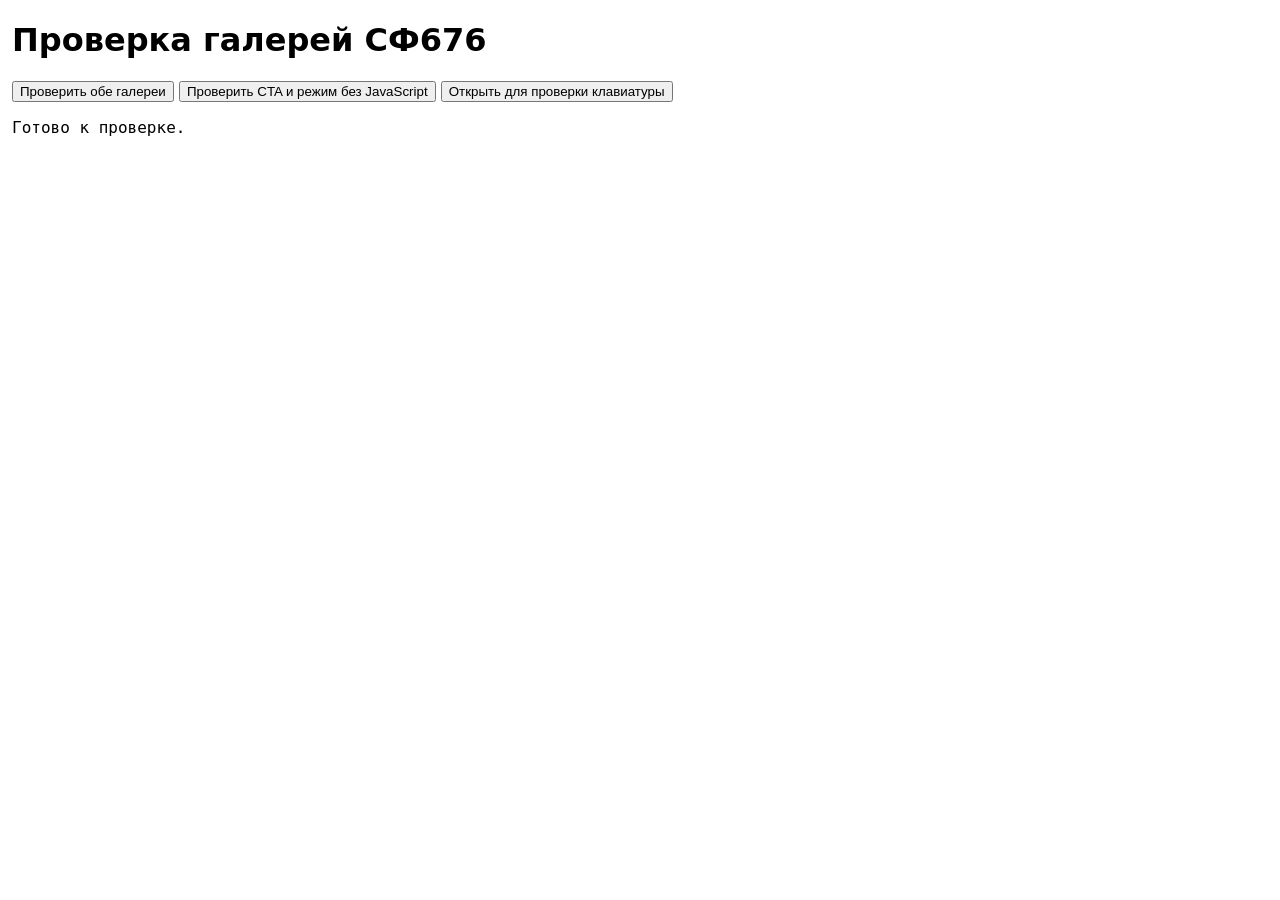
<file: tests/gallery.html>
<!doctype html>
<html lang="ru">
<meta charset="utf-8">
<title>Проверка галерей СФ676</title>
<style>
  body { font: 16px system-ui; margin: 12px; }
  pre { white-space: pre-wrap; }
  #stage { max-width: 100%; overflow: auto; }
  iframe { display: block; height: 740px; border: 0; }
</style>
<h1>Проверка галерей СФ676</h1>
<button id="run">Проверить обе галереи</button>
<button id="links">Проверить CTA и режим без JavaScript</button>
<button id="manual">Открыть для проверки клавиатуры</button>
<pre id="results" role="status">Готово к проверке.</pre>
<div id="stage"></div>
<script type="module">
const stage = document.getElementById('stage');
const results = document.getElementById('results');
const run = document.getElementById('run');
const manual = document.getElementById('manual');
const linksOnly = document.getElementById('links');
const groups = {
  specs: [4204, 4209, 4212, 4257, 4335],
  'work-gallery': [4135, 4168, 4274, 4276, 4325],
};

function check(condition, message) {
  if (!condition) throw new Error(message);
}

function painted(w) {
  return new Promise(resolve => w.requestAnimationFrame(() => w.requestAnimationFrame(resolve)));
}

async function loadPage(width, zoom = 100, js = true) {
  const frame = document.createElement('iframe');
  frame.title = 'Проверяемый лендинг';
  frame.width = width;
  if (!js) frame.setAttribute('sandbox', 'allow-same-origin');
  stage.replaceChildren(frame);
  await new Promise(resolve => {
    frame.onload = () => {
      if (frame.contentDocument.URL !== frame.src) return;
      frame.onload = null;
      resolve();
    };
    frame.src = '../index.html';
  });
  const d = frame.contentDocument;
  d.documentElement.style.fontSize = zoom + '%';
  d.documentElement.style.scrollBehavior = 'auto';
  await d.fonts.ready;
  await painted(frame.contentWindow);
  return frame;
}

async function checkLayout(width, zoom) {
  const frame = await loadPage(width, zoom);
  const d = frame.contentDocument;
  const w = frame.contentWindow;
  const errors = [];
  w.addEventListener('error', event => errors.push(event.message));
  w.addEventListener('unhandledrejection', event => errors.push(String(event.reason)));
  const sections = [...d.querySelectorAll('section[id]')].map(node => node.id);
  check(sections.join(' ') === 'top advantages specs config work-gallery plant price acceptance design compare delivery gov faq order qlist', 'Порядок секций');
  check(d.querySelectorAll('[data-sf676-gallery]').length === 2, 'Число галерей');
  const first = d.querySelector('#specs [data-sf676-gallery]');
  const band=first.closest('.specs-gallery-band');
  check(band?.parentElement.id==='specs' && band.previousElementSibling.lastElementChild.matches('.specs-price-cta') && d.querySelector('.spec-operations').closest('details')===d.querySelectorAll('.spec-group')[1] && band.nextElementSibling.firstElementChild.id==='technical-documents' && !d.querySelector('[data-source-cta="specs-fit"]').closest('[data-sf676-gallery]'), 'Положение технических фотографий');
  check(d.documentElement.scrollWidth <= d.documentElement.clientWidth + 1, 'Горизонтальная прокрутка страницы');
  check(!w.performance.getEntriesByType('resource').some(r => /galleries\/.*-1600\.webp/.test(r.name) && !/(4204|4135)-1600\.webp$/.test(r.name)), 'Преждевременная загрузка большого фото');
  for (const [section, numbers] of Object.entries(groups)) {
    await checkGallery(frame, width, zoom, section, numbers);
  }
  const technical = first.querySelector('.tech-photo');
  first.querySelectorAll('.tech-thumb')[1].click();
  const workshop = d.querySelector('#work-gallery .mosaic-photo');
  let sharedDialog;
  for (const [link, counter] of [[technical, '2 из 5'], [workshop, '1 из 5']]) {
    link.click();
    const dialog = d.querySelector('.gallery-viewer:modal');
    check(!sharedDialog || dialog === sharedDialog, 'Единое окно просмотра');
    check(dialog.querySelector('img').src === link.href && dialog.querySelector('[role="status"]').textContent === counter, 'Смена группы');
    const closed = new Promise(resolve => dialog.addEventListener('close', resolve, {once: true}));
    dialog.querySelector('.gallery-close').click();
    await closed;
    sharedDialog = dialog;
  }
  check(technical.href.endsWith('4209-1600.webp') && workshop.getAttribute('aria-current') === 'true', 'Независимость выбора');
  for (const id of ['config', 'work-gallery', 'plant', 'price']) {
    const screen = d.getElementById(id);
    screen.scrollIntoView({block: 'start', behavior: 'instant'});
    await painted(w);
    const heading = screen.querySelector('h2').getBoundingClientRect();
    check(heading.top >= d.querySelector('.sticky').getBoundingClientRect().bottom && heading.top < w.innerHeight, 'Переход к #' + id);
  }

  for (const source of ['specs-fit', 'specs-price', 'gallery-price']) {
    const cta = d.querySelector('[data-source-cta="'+source+'"]');
    check(!cta.closest('[data-sf676-gallery]'), 'CTA вне контейнера галереи');
    cta.focus();
    cta.click();
    check(d.querySelector('#request-dialog:modal') && !d.querySelector('.gallery-viewer[open]'), 'Коммерческий CTA ' + source);
    d.querySelector('#work-gallery .mosaic-photo').click();
    check(d.querySelectorAll('dialog[open]').length === 1 && !d.querySelector('.gallery-viewer[open]'), 'Совместимость с формой');
    d.querySelector('.request-close').click();
    await painted(w);
    check(d.activeElement === cta, 'Фокус после формы');
  }
  check(!errors.length, 'Ошибка JavaScript: ' + errors.join(', '));
}

async function checkGallery(frame, width, zoom, section, expected) {
  const d = frame.contentDocument;
  const w = frame.contentWindow;
  const gallery = d.getElementById(section).querySelector('[data-sf676-gallery]');
  const showcase = section === 'specs';
  const track = gallery.querySelector(showcase ? '.tech-thumbs' : '.mosaic-grid');
  const links = [...gallery.querySelectorAll(showcase ? '.tech-thumbs a' : '.mosaic-photo, .mosaic-more a')];
  check(links.length === expected.length, 'Состав ' + section);
  gallery.scrollIntoView({block: 'center', behavior: 'instant'});
  await painted(w);
  const hero = gallery.querySelector('.tech-photo');
  if (showcase) {
    const rect = hero.getBoundingClientRect();
    const thumbs = track.getBoundingClientRect();
    check(Math.abs(rect.width * 2 / 3 - rect.height) <= 1, 'Пропорции большого кадра');
    check(width >= 1024 ? thumbs.left >= rect.right && Math.abs(thumbs.top - rect.top) < 2 :
      thumbs.top >= rect.bottom && w.getComputedStyle(track).scrollbarWidth === 'none', 'Композиция ракурсов');
    check(links.filter(link => link.getClientRects().length).length === (width >= 1024 ? 4 : 5), 'Количество видимых миниатюр');
    check(hero.href === links[0].href && gallery.querySelector('.tech-counter').textContent === '01 / 05', 'Начальный ракурс');
    gallery.querySelector('.gallery-prev').click();
    check(hero.href === links[4].href, 'Предыдущий ракурс');
    gallery.querySelector('.gallery-next').click();
    check(hero.href === links[0].href, 'Следующий ракурс');
    if (width === 390) {
      const gesture = (dx, dy) => {
        const touch = {pointerType: 'touch', pointerId: 1, isPrimary: true, bubbles: true};
        hero.dispatchEvent(new w.PointerEvent('pointerdown', {...touch, clientX: 100, clientY: 100}));
        hero.dispatchEvent(new w.PointerEvent('pointerup', {...touch, clientX: 100 + dx, clientY: 100 + dy}));
        hero.dispatchEvent(new w.MouseEvent('click', {detail: 1, bubbles: true, cancelable: true}));
      };
      gesture(-80, 5);
      check(hero.href === links[1].href && !d.querySelector('dialog[open]'), 'Свайп без двойного открытия');
      gesture(5, 90);
      check(hero.href === links[1].href && !d.querySelector('dialog[open]') &&
        w.getComputedStyle(hero).touchAction.includes('pan-y'), 'Вертикальная прокрутка');
      gesture(0, 0);
      const tapped = d.querySelector('.gallery-viewer:modal');
      check(tapped && tapped.querySelector('img').src === hero.href, 'Короткое касание');
      const closed = new Promise(resolve => tapped.addEventListener('close', resolve, {once: true}));
      tapped.querySelector('.gallery-close').click();
      await closed;
    }
  } else {
    const bounds = track.getBoundingClientRect();
    const header = gallery.querySelector('.gallery-header').getBoundingClientRect();
    check(header.bottom <= bounds.top + 1 && bounds.left >= 0 && bounds.right <= d.documentElement.clientWidth + 1, 'Заголовок и границы мозаики');
    const cards = links.slice(0, 3).map(link => link.getBoundingClientRect());
    const [large, top, bottom] = cards;
    check(links.filter(link => link.getClientRects().length).length === 3, 'Три видимых кадра');
    check(track.scrollWidth <= track.clientWidth + 1, 'Ширина мозаики');
    const all = gallery.querySelector('.mosaic-open');
    check(all.offsetHeight >= 44 && all.getBoundingClientRect().top >= bounds.bottom, 'Кнопка просмотра под фотографиями');
    if (width <= 640) {
      check(Math.abs(large.width - bounds.width) < 1 && top.top >= large.bottom &&
        Math.abs(top.top - bottom.top) < 1 && bottom.left >= top.right &&
        Math.abs(all.getBoundingClientRect().width - bounds.width) < 1, 'Мобильная мозаика');
    } else {
      check(top.left >= large.right && bottom.top >= top.bottom &&
        Math.abs(top.left - bottom.left) < 1 && Math.abs(large.bottom - bottom.bottom) < 1 &&
        large.width > top.width * 1.5, 'Асимметричная мозаика');
    }
    for (const link of links.slice(0, 3)) {
      const img = link.querySelector('img').getBoundingClientRect();
      const label = link.querySelector('.mosaic-name').getBoundingClientRect();
      const card = link.getBoundingClientRect();
      check(label.height > 0 && label.top >= card.top && label.bottom <= card.bottom + 1 &&
        link.scrollWidth <= link.clientWidth + 1, 'Подпись в пределах карточки');
      check(width <= 640 ? label.top >= img.bottom - 1 && Math.abs(img.width * 2 / 3 - img.height) <= 1 :
        label.bottom <= img.bottom + 1, 'Положение подписи');
    }

  }

  for (const [i, link] of links.entries()) {
    // Select every thumbnail from a different current view, including the initial one on desktop.
    if (showcase && hero.href === link.href) gallery.querySelector('.gallery-next').click();
    const thumb = link.querySelector('img');
    if (thumb) {
      link.scrollIntoView({block: 'center', inline: 'nearest', behavior: 'instant'});
      await thumb.decode();
      check(thumb.currentSrc.includes('proz' + expected[i] + '-') && thumb.alt, 'Превью ' + (i + 1));
      link.focus();
    }
    if (showcase) {
      link.click();
      check(!d.querySelector('dialog[open]') && hero.href === link.href &&
        gallery.querySelector('.tech-counter').textContent === '0' + (i + 1) + ' / 05' &&
        gallery.querySelector('.tech-name').textContent === link.querySelector('span').textContent &&
        link.getAttribute('aria-current') === 'true', 'Выбор ракурса ' + (i + 1));
      check(d.activeElement === (width >= 1024 ? hero : link), 'Фокус после выбора миниатюры');
      await hero.querySelector('img').decode();
      check(hero.querySelector('img').currentSrc.includes('proz' + expected[i] + '-'), 'Загрузка выбранного ракурса');
    }
    const trigger = showcase ? hero : thumb ? link : gallery.querySelector('.mosaic-open');
    trigger.focus();
    trigger.click();
    const dialog = d.querySelector('.gallery-viewer:modal');
    check(dialog && dialog.querySelector('.gallery-close') === d.activeElement, 'Начальный фокус');
    const image = dialog.querySelector('img');
    if (!thumb) {
      check(image.src === links[0].href && dialog.querySelector('[role="status"]').textContent === '1 из 5', 'Начало полного просмотра');
      for (let step = 0; step < i; step++) dialog.querySelector('.gallery-next').click();
    }
    await image.decode();
    check(image.src.endsWith(expected[i] + '-1600.webp') && image.naturalWidth === 1600 && image.naturalHeight === 1066, 'Открытие фото ' + (i + 1));
    check(dialog.querySelector('[role="status"]').textContent === (i + 1) + ' из 5', 'Номер фотографии');
    const caption = thumb?.alt || link.textContent.trim();
    check(image.alt === caption && dialog.querySelector('.gallery-caption').textContent === caption, 'Подпись');
    const inside = [...dialog.querySelectorAll('button, img, .gallery-caption')].every(node => {
      const r = node.getBoundingClientRect();
      return r.width > 0 && r.height > 0 && r.left >= -1 && r.top >= -1 && r.right <= width + 1 && r.bottom <= w.innerHeight + 1;
    });
    check(inside && w.getComputedStyle(image).objectFit === 'scale-down', 'Фото и управление в пределах окна');
    if (i === 0 || i === links.length - 1) {
      const edge = dialog.querySelector(i === 0 ? '.gallery-prev' : '.gallery-next');
      edge.click();
      check(edge.getAttribute('aria-disabled') === 'true' && image.src === link.href, 'Граница группы ' + section);
    }
    const direction = i < links.length - 1 ? '.gallery-next' : '.gallery-prev';
    dialog.querySelector(direction).click();
    const target = i + (i < links.length - 1 ? 1 : -1);
    check(image.src === links[target].href, 'Переключение в просмотре');
    if (width === 390 && zoom === 100 && i === 0) {
      const surface = dialog.querySelector('.gallery-stage');
      const gesture = (dx, dy) => {
        const touch = {pointerType: 'touch', pointerId: 1, isPrimary: true};
        surface.dispatchEvent(new w.PointerEvent('pointerdown', {...touch, clientX: 120, clientY: 100}));
        surface.dispatchEvent(new w.PointerEvent('pointerup', {...touch, clientX: 120 + dx, clientY: 100 + dy}));
      };
      gesture(10, 90);
      check(image.src === links[1].href, 'Вертикальный жест');
      gesture(-80, 5);
      check(image.src === links[2].href, 'Горизонтальный свайп');
    }
    const closed = new Promise(resolve => dialog.addEventListener('close', resolve, {once: true}));
    dialog.querySelector('.gallery-close').click();
    await closed;
    check(d.activeElement === trigger && !d.querySelector('dialog[open]'), 'Возврат фокуса');
  }
}

async function checkRequestLinks() {
  const frame = await loadPage(1366);
  const d = frame.contentDocument;
  const w = frame.contentWindow;
  const links = [...d.querySelectorAll('a[data-request-form]')];
  check(links.length === 19 && new Set(links.map(link => link.dataset.sourceCta)).size === 19, '19 уникальных ссылок на формы');
  const scenarios = new Set();
  for (const link of links) {
    const scrollTarget = link.closest('.sticky') ? d.getElementById('price') : link;
    scrollTarget.scrollIntoView({block: 'center', behavior: 'instant'});
    await painted(w);
    link.focus({preventScroll: true});
    link.click();
    const input = d.querySelector('#request-contact');
    const action = d.querySelector('#request-submit');
    check(input.value === '' && !action.disabled && action.type === 'submit' &&
      d.querySelectorAll('#request-form button').length === 1 && !d.querySelector('#request-check'), 'Чистая форма с одним локальным действием');
    action.click();
    check(d.querySelector('#request-dialog:modal') && input.getAttribute('aria-invalid') === 'true' && d.activeElement === input, 'Основная кнопка проверяет контакт');
    input.value = 'gallery-test@example.com';
    const draft = w.SF676Requests.getDraft();
    check(d.querySelector('#request-dialog:modal') && draft?.formId === link.dataset.requestForm &&
      draft.sourceSection === link.dataset.sourceSection && draft.sourceCta === link.dataset.sourceCta, 'CTA ' + link.dataset.sourceCta);
    scenarios.add(draft.formId);
    d.querySelector('.request-close').click();
    await painted(w);
    check(d.activeElement === link && !w.SF676Requests.getDraft(), 'Закрытие формы ' + link.dataset.sourceCta);
  }
  check(scenarios.size === 5, 'Пять сценариев');
  return links.length;
}

async function checkFallback(section, expected) {
  const frame = await loadPage(390, 100, false);
  const d = frame.contentDocument;
  const gallery = d.getElementById(section).querySelector('[data-sf676-gallery]');
  const links = [...gallery.querySelectorAll('a[href]')];
  check(links.length === 5 && !frame.contentWindow.SF676Requests &&
    [...gallery.querySelectorAll('button')].every(button => !button.getClientRects().length), 'Режим без JS');
  for (const [i, link] of links.entries()) {
    link.scrollIntoView({behavior: 'instant'});
    check(link.getClientRects().length > 0, 'Ссылка видна без JS');
    const img = link.querySelector('img');
    if (img) await img.decode();
    check(link.href.endsWith(expected[i] + '-1600.webp'), 'Обычная ссылка на WebP');
  }
  const navigated = new Promise(resolve => frame.addEventListener('load', resolve, {once: true}));
  const href = links[4].href;
  links[4].click();
  await navigated;
  check(frame.contentDocument.URL === href && frame.contentDocument.contentType === 'image/webp', 'Переход к WebP без JS');
}

run.onclick = async () => {
  run.disabled = manual.disabled = linksOnly.disabled = true;
  results.textContent = '';
  try {
    for (const width of [320, 375, 390, 640, 768, 1024, 1366, 1920]) {
      for (const zoom of [100, 200]) {
        results.textContent += width + ' px, текст ' + zoom + '% … ';
        await checkLayout(width, zoom);
        results.textContent += 'OK\n';
      }
    }
    await checkLinksAndFallback();
  } catch (error) {
    results.textContent += 'Ошибка: ' + error.message;
  } finally {
    run.disabled = manual.disabled = linksOnly.disabled = false;
  }
};

// Focused rerun uses exactly the same assertions as the complete gallery matrix.
async function checkLinksAndFallback() {
    const count = await checkRequestLinks();
    results.textContent += 'CTA и источники обращений — ' + count + ' из ' + count + '\n';
    for (const [section, numbers] of Object.entries(groups)) await checkFallback(section, numbers);
    results.textContent += 'Без JavaScript — OK';
}
linksOnly.onclick = async () => {
  run.disabled = manual.disabled = linksOnly.disabled = true;
  results.textContent = '';
  try { await checkLinksAndFallback(); }
  catch (error) { results.textContent += 'Ошибка: ' + error.message; }
  finally { run.disabled = manual.disabled = linksOnly.disabled = false; }
};

manual.onclick = async () => {
  const frame = await loadPage(390);
  const photo = frame.contentDocument.querySelector('.tech-photo');
  photo.focus();
  photo.scrollIntoView({block: 'center', behavior: 'instant'});
};
</script>
</html>
</file>
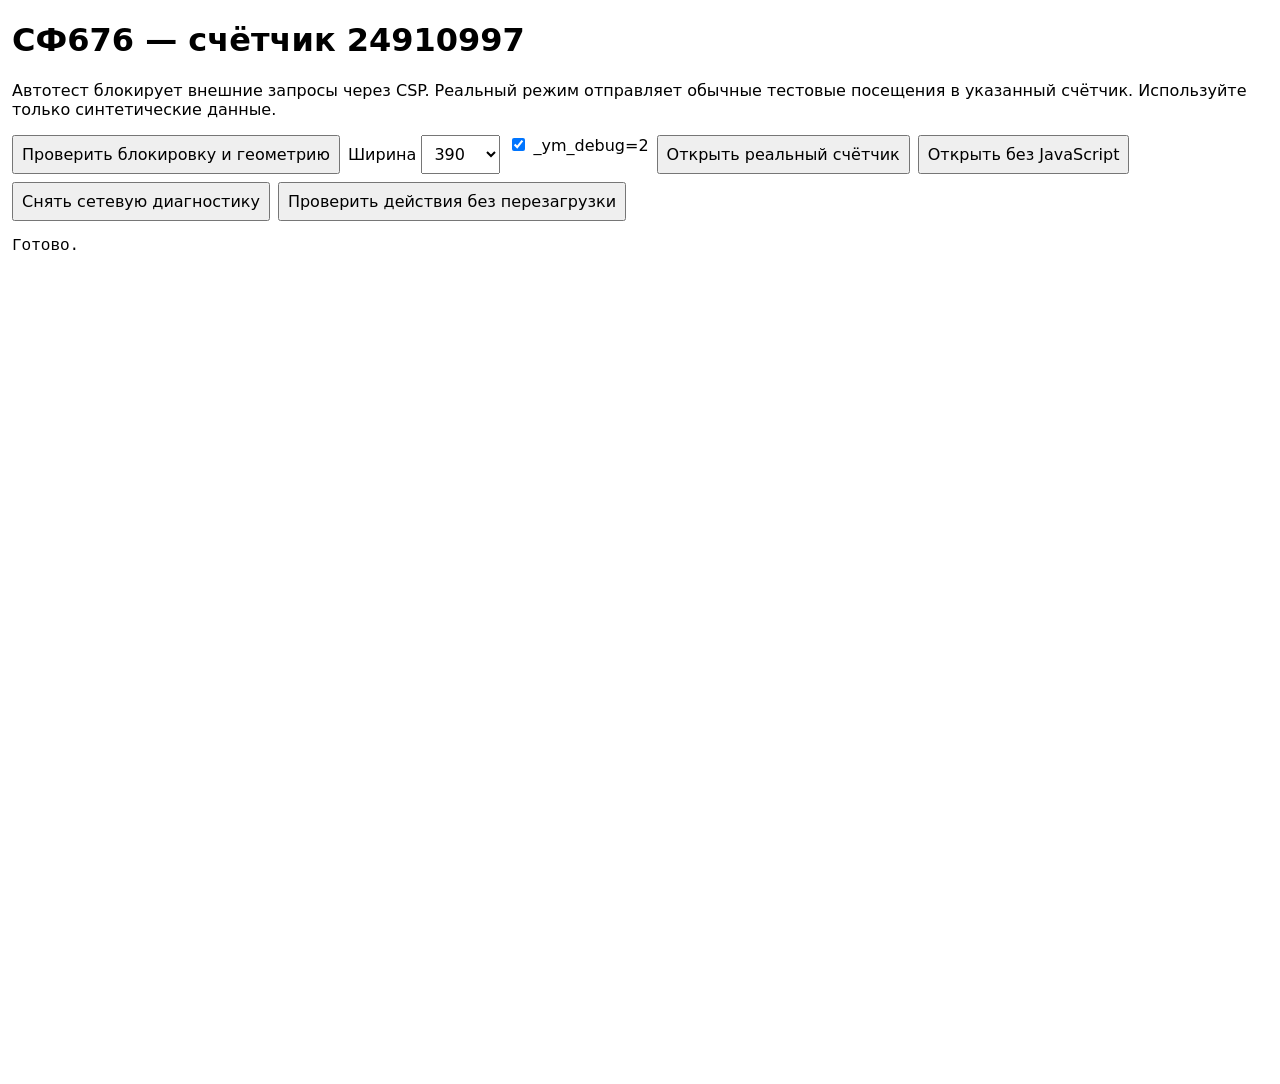
<file: tests/metrika.html>
<!doctype html><html lang="ru"><meta charset="utf-8"><meta name="robots" content="noindex, nofollow">
<title>СФ676 — проверка Метрики</title>
<style>body{font:16px system-ui;margin:12px}nav{display:flex;gap:8px;flex-wrap:wrap}button,select{font:inherit;padding:8px}pre{white-space:pre-wrap;max-height:260px;overflow:auto}#stage{overflow:auto}iframe{display:block;border:0;height:800px}</style>
<h1>СФ676 — счётчик 24910997</h1>
<p>Автотест блокирует внешние запросы через CSP. Реальный режим отправляет обычные тестовые посещения в указанный счётчик. Используйте только синтетические данные.</p>
<nav><button id="run">Проверить блокировку и геометрию</button><label>Ширина <select id="width"><option>390</option><option>1366</option></select></label><label><input id="debug" type="checkbox" checked> _ym_debug=2</label><button id="live">Открыть реальный счётчик</button><button id="nojs">Открыть без JavaScript</button><button id="inspect">Снять сетевую диагностику</button><button id="actions">Проверить действия без перезагрузки</button></nav>
<pre id="results" role="status">Готово.</pre><div id="stage"><iframe id="page" title="Проверяемый лендинг"></iframe></div>
<script>
const frame=document.querySelector('#page'),out=document.querySelector('#results'),sdk='https://mc.yandex.ru/metrika/tag.js';
const wait=ms=>new Promise(r=>setTimeout(r,ms));let records=[];
const check=(name,pass,extra={})=>records.push({name,pass:!!pass,...extra});
const report=extra=>out.textContent=JSON.stringify({count:records.length,failed:records.filter(r=>!r.pass),...extra},null,2);
async function until(fn){const end=Date.now()+8000;while(!fn()){if(Date.now()>end)throw Error('Page readiness timeout');await wait(30)}}
async function settle(w,d){await until(()=>{const h=d.querySelector('.sticky').getBoundingClientRect();return Math.abs(parseFloat(w.getComputedStyle(d.documentElement).getPropertyValue('--sticky-height'))-h.height)<=1&&d.querySelector('[data-source-cta="sticky-price"]').hidden===(d.querySelector('[data-source-cta="hero-price"]').getBoundingClientRect().bottom>h.bottom)})}
function observe(){
 window.metrikaTest={errors:[],blocked:[],scriptErrors:[]};
 addEventListener('error',e=>{if(e.target?.tagName==='SCRIPT')window.metrikaTest.scriptErrors.push(e.target.src);else if(e.message)window.metrikaTest.errors.push(e.message)},true);
 addEventListener('unhandledrejection',e=>window.metrikaTest.errors.push(String(e.reason)));
 addEventListener('securitypolicyviolation',e=>window.metrikaTest.blocked.push(e.blockedURI));
}
const strip=source=>source.replace(/<!-- Yandex\.Metrika counter -->[\s\S]*?<!-- \/Yandex\.Metrika counter -->\n/,'').replace(/<!-- Yandex\.Metrika noscript fallback -->[\s\S]*?<!-- \/Yandex\.Metrika noscript fallback -->\n/,'').replaceAll(' ym-hide-content','');
async function load(source,width,zoom=100,nojs=false){
 frame.width=width;if(nojs)frame.setAttribute('sandbox','allow-same-origin');else frame.removeAttribute('sandbox');
 const head='<base href="'+new URL('../',location.href).href+'"><meta http-equiv="Content-Security-Policy" content="script-src \'self\' \'unsafe-inline\'; connect-src \'self\'; img-src \'self\' data:"><script>('+observe.toString()+')()<\/script>';
 const loaded=new Promise(r=>frame.onload=r);frame.srcdoc=source.replace('<head>','<head>'+head);await loaded;
 const w=frame.contentWindow,d=w.document;d.documentElement.style.fontSize=zoom+'%';d.documentElement.style.scrollBehavior='auto';
 await d.fonts.ready;if(!nojs)await until(()=>w.SF676Requests&&w.SF676Payments&&d.querySelector('#sf676-selector').hidden===false);
 await wait(100);return{w,d};
}
function geometry(w,d){
 return [...d.querySelectorAll('.sticky,section[id]:not(#qlist),#top h1,#top .btn,#specs .specs-overview,#payment-calculator')].map(e=>{
  const r=e.getBoundingClientRect();return [e.id||e.className,r.x,r.y+w.scrollY,r.width,r.height];
 });
}
async function closeForm(d){const dialog=d.getElementById('request-dialog'),closed=new Promise(r=>dialog.addEventListener('close',r,{once:true}));d.querySelector('.request-close').click();await closed}
async function interactions(w,d,prefix,anchors=false,masked=true){
 const titles={price_quote:'Получить цену СФ676 с доставкой',configuration_help:'Поможем подобрать комплектацию СФ676',repair_comparison:'Сравнить ремонт и приобретение нового СФ676',procurement_documents:'Запросить документы для закупки СФ676',procurement_nmck:'Получить коммерческое предложение для обоснования НМЦК'};
 const links=[...d.querySelectorAll('a[data-request-form]')];check(prefix+'/19-unique-cta',links.length===19&&new Set(links.map(e=>e.dataset.sourceCta)).size===19);
 for(const a of links){
  if(a.dataset.sourceCta==='sticky-price')d.getElementById('specs').scrollIntoView();else a.scrollIntoView({block:'center'});
  await settle(w,d);a.focus({preventScroll:true});a.click();
  const dialog=d.getElementById('request-dialog');check(prefix+'/'+a.dataset.sourceCta+'/open',dialog.open&&d.getElementById('request-title').textContent===titles[a.dataset.requestForm]);
  d.getElementById('request-submit').click();check(prefix+'/'+a.dataset.sourceCta+'/validation',d.getElementById('request-contact').getAttribute('aria-invalid')==='true');
  d.getElementById('request-contact').value='metrika-qa@example.com';d.getElementById('request-submit').click();
  const draft=w.SF676Requests.getDraft();check(prefix+'/'+a.dataset.sourceCta+'/source',draft.formId===a.dataset.requestForm&&draft.sourceSection===a.dataset.sourceSection&&draft.sourceCta===a.dataset.sourceCta);
  check(prefix+'/'+a.dataset.sourceCta+'/mask',!!d.getElementById('request-contact').closest('.ym-hide-content')===masked);
  await closeForm(d);await settle(w,d);check(prefix+'/'+a.dataset.sourceCta+'/close',!dialog.open&&w.SF676Requests.getDraft()===null&&d.activeElement===a);
 }
 for(const gallery of d.querySelectorAll('[data-sf676-gallery]')){
  const photo=gallery.querySelector('.tech-photo,.mosaic-photo');photo.focus();photo.click();
  const dialog=d.querySelector('.gallery-viewer:modal');check(prefix+'/gallery-open',!!dialog);
  const original=dialog.querySelector('img').src;dialog.querySelector('.gallery-next').click();check(prefix+'/gallery-next',dialog.querySelector('img').src!==original);
  const closed=new Promise(r=>dialog.addEventListener('close',r,{once:true}));dialog.querySelector('.gallery-close').click();await closed;
  check(prefix+'/gallery-close',d.activeElement===photo&&!d.querySelector('dialog[open]'));
 }
 const amount=d.getElementById('payment-total');amount.value='4000000';amount.dispatchEvent(new w.Event('input',{bubbles:true}));
 const c=w.SF676Payments.getCalculation();check(prefix+'/50-45-5',c.totalKopeks===400000000&&c.advanceKopeks===200000000&&c.readinessKopeks===180000000&&c.finalKopeks===20000000);
 check(prefix+'/calculator-mask',!!amount.closest('.ym-hide-content')===masked);
 d.querySelector('[data-selector-mode="quiz"]').click();check(prefix+'/quiz',!!d.querySelector('#selector-stage input')&&d.getElementById('sf676-selector').classList.contains('ym-hide-content')===masked);
 d.querySelector('[data-selector-mode="exact"]').click();check(prefix+'/configurator',!!d.querySelector('#selector-stage input'));
 if(anchors)for(let i=0;i<3;i++){d.querySelector('.sticky .logo').click();await wait(150);check(prefix+'/anchor-top-'+i,w.location.hash==='#top')}
}
async function run(){records=[];const baselineWarnings=[],integrationWarnings=[];try{
 const source=await(await fetch('../index.html')).text();
 for(const [width,zoom] of [[390,100],[1366,100],[320,200]]){
  const key=width+'/'+zoom;out.textContent='Проверка '+key;
  let page=await load(strip(source),width,zoom);const before=geometry(page.w,page.d);
  await interactions(page.w,page.d,key+'/baseline',false,false);baselineWarnings.push(...page.w.metrikaTest.errors.map(message=>({key,message})));
  page=await load(source,width,zoom);const {w,d}=page;
  check(key+'/identical-layout',JSON.stringify(before)===JSON.stringify(geometry(w,d)));
  check(key+'/no-overflow',d.documentElement.scrollWidth<=d.documentElement.clientWidth+1);
  check(key+'/sdk-blocked',w.metrikaTest.blocked.includes(sdk)&&w.metrikaTest.scriptErrors.includes(sdk));
  check(key+'/one-init',w.ym.a.length===1&&w.ym.a[0][0]===24910997&&w.ym.a[0][1]==='init');
  await interactions(w,d,key);
  check(key+'/still-one-init',w.ym.a.length===1&&d.querySelectorAll('script[src="'+sdk+'"]').length===1);
  integrationWarnings.push(...w.metrikaTest.errors.map(message=>({key,message})));
 }
 check('no-new-runtime-errors',integrationWarnings.every(e=>baselineWarnings.some(b=>b.message===e.message)),{baselineWarnings,integrationWarnings});
 const {d,w}=await load(source,390,100,true);check('nojs/pixel-in-body',d.body.querySelectorAll('noscript img[src="https://mc.yandex.ru/watch/24910997"]').length===1);
 check('nojs/layout',d.documentElement.scrollWidth<=d.documentElement.clientWidth+1&&d.querySelector('.sticky .tel').checkVisibility());
 check('nojs/fallback',!w.SF676Requests&&[...d.querySelectorAll('a[data-request-form]')].every(a=>a.getAttribute('href')==='#order'));
 }catch(e){check('exception',false,{message:String(e)})}report({baselineWarnings,integrationWarnings})}
function inspect(){
 const w=frame.contentWindow,d=w.document;
 const grouped=new Map();for(const r of w.performance.getEntriesByType('resource').filter(r=>/mc\.yandex|webvisor|metrika/.test(r.name))){const item={url:r.name.split('?')[0],type:r.initiatorType,status:r.responseStatus??null};const key=JSON.stringify(item);if(grouped.has(key))grouped.get(key).count++;else grouped.set(key,{...item,count:1})}
 const pixel=d.querySelector('noscript img[src="https://mc.yandex.ru/watch/24910997"]');
 report({url:w.location.href,sdkElements:d.querySelectorAll('script[src="'+sdk+'"]').length,queuedInit:w.ym?.a?.filter(args=>args[1]==='init').length??null,pixel:pixel?{loaded:pixel.complete&&pixel.naturalWidth>0,width:pixel.naturalWidth}:null,resources:[...grouped.values()]});
}
document.getElementById('run').onclick=run;
async function live(nojs=false){records=[];frame.width=document.getElementById('width').value;if(nojs)frame.setAttribute('sandbox','allow-same-origin');else frame.removeAttribute('sandbox');frame.removeAttribute('srcdoc');const loaded=new Promise(r=>frame.onload=r);frame.src='../index.html?_ym_debug='+(document.getElementById('debug').checked&&!nojs?'2':'0');await loaded;inspect()}
document.getElementById('live').onclick=()=>live();document.getElementById('nojs').onclick=()=>live(true);
document.getElementById('inspect').onclick=inspect;
document.getElementById('actions').onclick=async()=>{records=[];try{await interactions(frame.contentWindow,frame.contentDocument,'live',true)}catch(e){check('exception',false,{message:String(e)})}inspect()};
</script></html>
</file>
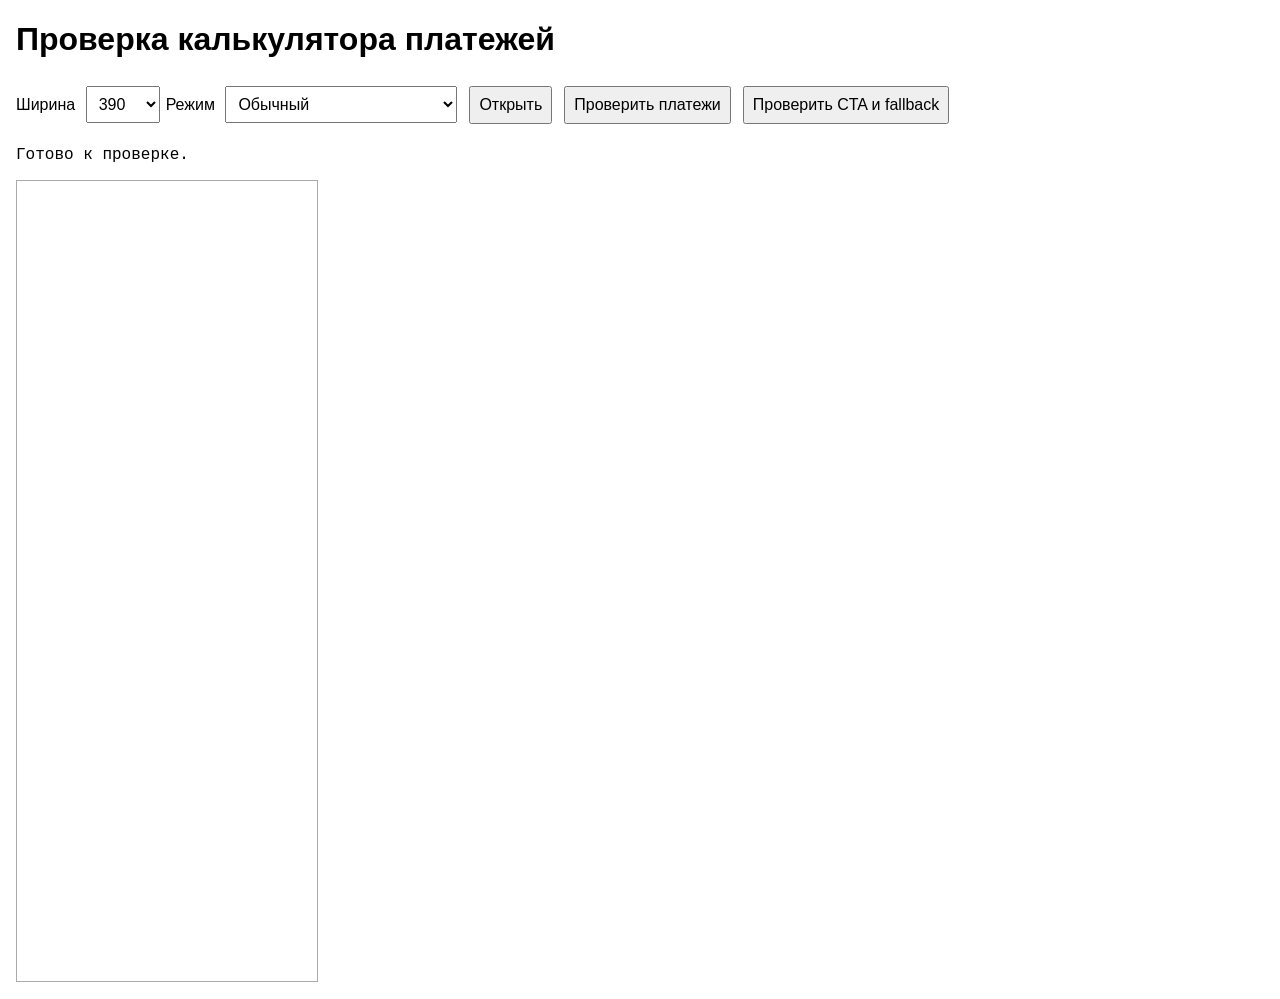
<file: tests/payment-calculator.html>
<!doctype html><html lang="ru"><meta charset="utf-8"><meta name="robots" content="noindex, nofollow"><title>СФ676 — проверка платежей</title>
<style>body{font:16px Arial;margin:16px}button,select{font:inherit;padding:8px;margin:6px}iframe{display:block;border:1px solid #aaa;height:800px;background:#fff}#stage{max-width:100%;overflow:auto}pre{white-space:pre-wrap;max-height:180px;overflow:auto}</style>
<h1>Проверка калькулятора платежей</h1><label>Ширина <select id="width"><option>320</option><option>375</option><option selected>390</option><option>768</option><option>1024</option><option>1366</option><option>1920</option></select></label><label>Режим <select id="mode"><option value="normal">Обычный</option><option value="zoom">Текст 200%</option><option value="review">Review</option><option value="nojs">Без JavaScript</option><option value="noforms">Без скрипта форм</option><option value="nocalc">Без скрипта калькулятора</option></select></label><button id="show">Открыть</button><button id="run">Проверить платежи</button><button id="regressions">Проверить CTA и fallback</button><pre id="results">Готово к проверке.</pre><div id="stage"><iframe id="page" title="Проверяемая страница"></iframe></div>
<script>
const frame=document.getElementById('page'),output=document.getElementById('results');let results=[];
const tick=()=>new Promise(r=>{requestAnimationFrame(()=>requestAnimationFrame(r));setTimeout(r,90)});
async function settleHeader(w,d){
 const deadline=performance.now()+2000;
 while(true){
  const header=d.querySelector('.sticky').getBoundingClientRect();
  if(Math.abs(parseFloat(w.getComputedStyle(d.documentElement).getPropertyValue('--sticky-height'))-header.height)<=1 &&
   d.querySelector('.sticky .btn').hidden===(d.querySelector('[data-source-cta="hero-price"]').getBoundingClientRect().bottom>header.bottom))return;
  if(performance.now()>deadline)throw Error('Timed out waiting for header layout');
  await new Promise(resolve=>setTimeout(resolve,20));
 }
}
const record=(name,pass,details={})=>results.push({name,pass:!!pass,...details});
function report(){output.textContent=JSON.stringify({count:results.length,failed:results.filter(r=>!r.pass)},null,2)}
async function load(width=390,mode='normal'){
 frame.style.width=width+'px';if(mode==='nojs')frame.setAttribute('sandbox','allow-same-origin');else frame.removeAttribute('sandbox');
 if(mode==='noforms'||mode==='nocalc'){
  const source=await (await fetch('../index.html')).text(),file=mode==='noforms'?'request-forms.js':'payment-calculator.js';
  await new Promise(r=>{frame.onload=r;frame.srcdoc=source.replace('<head>','<head><base href="'+new URL('../index.html',location.href).href+'">').replace('<script src="assets/js/'+file+'" defer></'+'script>','')});
 }else{await new Promise(r=>{frame.onload=r;frame.removeAttribute('srcdoc');frame.src='../index.html'+(mode==='review'?'?review=1':'')})}
 const w=frame.contentWindow,d=w.document;
 w.__errors=[];w.__sinks=[];w.addEventListener('error',e=>w.__errors.push(e.message));w.addEventListener('unhandledrejection',e=>w.__errors.push(String(e.reason)));
 for(const key of ['fetch','XMLHttpRequest','WebSocket'])w[key]=function(){w.__sinks.push(key);throw Error('Unexpected transport')};w.navigator.sendBeacon=()=>{w.__sinks.push('beacon');return false};w.Storage.prototype.setItem=function(){w.__sinks.push('storage');throw Error('Unexpected storage')};
 d.documentElement.style.scrollBehavior='auto';if(mode==='zoom')d.documentElement.style.fontSize='200%';await d.fonts.ready;await tick();return{w,d};
}
function input(w,d,value){const e=d.querySelector('#payment-total');e.value=value;e.dispatchEvent(new w.Event('input',{bubbles:true}))}
function geometry(d,selector){const box=d.querySelector(selector),r=box.getBoundingClientRect();return d.documentElement.scrollWidth<=d.documentElement.clientWidth+1&&box.scrollWidth<=box.clientWidth+1&&Array.from(box.querySelectorAll('input,h3,p,strong,.btn,dt,dd')).every(e=>{const b=e.getBoundingClientRect();return b.width===0||e.classList.contains('sr-only')||(b.left>=r.left-1&&b.right<=r.right+1&&(e.tagName==='INPUT'||e.scrollWidth<=e.clientWidth+1))});}
const read=d=>Array.from(d.querySelectorAll('[data-payment-value]')).map(e=>e.textContent.replace(/\u00a0/g,' '));
async function run(){results=[];try{
 for(const mode of ['normal','zoom'])for(const width of [320,375,390,768,1024,1366,1920]){
  const name=width+'/'+mode;output.textContent='Проверка '+name;const {w,d}=await load(width,mode),field=d.querySelector('#payment-total'),cta=d.querySelector('[data-payment-calculator]');
  record(name+'/initial',w.SF676Payments&&field.value===''&&!field.closest('[hidden]')&&!d.querySelector('#payment-error').textContent&&w.SF676Payments.getCalculation()===null);
  cta.click();record(name+'/empty-price-form',d.querySelector('dialog').open&&!d.querySelector('.request-payment'));d.querySelector('#request-contact').value='qa@example.com';record(name+'/empty-context',!w.SF676Requests.getDraft().context.calculation);w.SF676Requests.close();
  for(const [value,expected]of [['4 000 000',['2 000 000 ₽','1 800 000 ₽','200 000 ₽','4 000 000 ₽']],['1234567,89',['617 283,95 ₽','555 555,55 ₽','61 728,39 ₽','1 234 567,89 ₽']],['1,01',['0,51 ₽','0,45 ₽','0,05 ₽','1,01 ₽']]]){
   input(w,d,value);record(name+'/amount/'+value,JSON.stringify(read(d))===JSON.stringify(expected)&&field.value===value&&!field.hasAttribute('aria-invalid')&&geometry(d,'#payment-calculator'));
  }
  for(const value of ['0','-1','abc','1,2,3','1e6','1 23','1,234','1000000000,01']){input(w,d,value);record(name+'/invalid/'+value,field.getAttribute('aria-invalid')==='true'&&!!d.querySelector('#payment-error').textContent&&read(d).every(t=>t==='Сумма появится после ввода стоимости')&&w.SF676Payments.getCalculation()===null&&geometry(d,'#payment-calculator'))}
  cta.click();record(name+'/invalid-context',d.querySelector('dialog').open&&!d.querySelector('.request-payment'));w.SF676Requests.close();
  input(w,d,'1 000 000 000');record(name+'/maximum',w.SF676Payments.getCalculation().totalKopeks===100000000000&&geometry(d,'#payment-calculator'));
  const result=w.SF676Payments.getCalculation();cta.scrollIntoView();cta.focus();await tick();await settleHeader(w,d);const y=w.scrollY,headerBefore={height:d.querySelector('.sticky').getBoundingClientRect().height,hidden:d.querySelector('.sticky .btn').hidden,fonts:d.fonts.status};cta.click();await tick();
  record(name+'/summary',d.querySelector('dialog').open&&geometry(d,'dialog')&&d.querySelector('.request-payment').textContent.includes('не подтверждена заводом'));
  d.querySelector('#request-contact').value='qa@example.com';const draft=w.SF676Requests.getDraft();record(name+'/context',JSON.stringify(draft.context.calculation)===JSON.stringify(result)&&draft.formId==='price_quote'&&draft.sourceSection==='price'&&draft.sourceCta==='payment-calculator'&&draft.context.calculation.source==='user_input');
  const summary=d.querySelector('.request-payment').textContent;
  d.querySelector('#request-submit').click();
  record(name+'/local-action-preserves-calculation',d.querySelector('#request-dialog').open &&
    d.querySelector('#request-status').textContent==='Поля заполнены. Отправка пока не подключена' &&
    JSON.stringify(w.SF676Requests.getDraft())===JSON.stringify(draft) && d.querySelector('.request-payment').textContent===summary);
  w.SF676Requests.close();await tick();await settleHeader(w,d);record(name+'/return-focus',d.activeElement===cta&&Math.abs(w.scrollY-y)<2&&field.value==='1 000 000 000'&&w.SF676Requests.getDraft()===null,{yBefore:y,yAfter:w.scrollY,focused:d.activeElement===cta,headerBefore,headerAfter:{height:d.querySelector('.sticky').getBoundingClientRect().height,hidden:d.querySelector('.sticky .btn').hidden,fonts:d.fonts.status}});
  input(w,d,'1');input(w,d,'0');input(w,d,'1000000.50');record(name+'/rapid-change',read(d)[3]==='1 000 000,50 ₽'&&!d.querySelector('#payment-error').textContent);
  input(w,d,'');field.dispatchEvent(new w.Event('blur'));record(name+'/clear',w.SF676Payments.getCalculation()===null&&!d.querySelector('#payment-error').textContent&&read(d).every(t=>t==='Сумма появится после ввода стоимости')&&d.querySelector('#payment-live').textContent==='Укажите стоимость для расчёта платежей.');
  record(name+'/clean',!w.__errors.length&&!w.__sinks.length,{errors:w.__errors,sinks:w.__sinks});
 }
 }catch(e){record('exception',false,{message:String(e)})}report()}
async function regressions(){results=[];try{
 let {w,d}=await load();const api=w.SF676Requests,cta=d.querySelector('[data-payment-calculator]');
 for(const link of d.querySelectorAll('[data-request-form]')){link.click();record('existing-cta/'+link.dataset.sourceCta,d.querySelector('dialog').open);api.close()}
 input(w,d,'4000000');for(let i=0;i<20;i++){cta.click();api.close()}record('repeated-open',d.querySelectorAll('dialog').length===1&&!d.querySelector('dialog').open);
 let calculation=w.SF676Payments.getCalculation();calculation.finalKopeks++;record('tampered-context-rejected',api.open({formId:'price_quote',context:{calculation}})===false);
 calculation=w.SF676Payments.getCalculation();record('wrong-form-rejected',api.open({formId:'configuration_help',context:{calculation}})===false);
 calculation.currency='USD';record('currency-rejected',api.open({formId:'price_quote',context:{calculation}})===false);
 input(w,d,'1000000');record('snapshot-independent',w.SF676Payments.getCalculation().currency==='RUB');
 ({w,d}=await load(390,'nocalc'));record('missing-calculator-script',!w.SF676Payments&&d.querySelector('#payment-total').closest('[hidden]'));d.querySelector('[data-payment-calculator]').click();record('missing-calc-standard-form',d.querySelector('dialog').open&&!d.querySelector('.request-payment'));w.SF676Requests.close();
 ({w,d}=await load(390,'noforms'));input(w,d,'4000000');record('missing-form-script',!w.SF676Requests&&w.SF676Payments.getCalculation().totalKopeks===400000000);
 // The srcdoc fixture's base URL makes #order a real navigation. Wait for load,
 // not one animation frame, before inspecting the destination document.
 const fallbackLoaded=new Promise((resolve,reject)=>{
  const timer=setTimeout(()=>reject(Error('Fallback navigation did not finish')),5000);
  frame.addEventListener('load',()=>{clearTimeout(timer);resolve()},{once:true});
 });
 d.querySelector('[data-payment-calculator]').click();await fallbackLoaded;
 await frame.contentDocument.fonts.ready;
 // The destination restores its own smooth anchor scrolling; allow it to finish.
 const deadline=performance.now()+5000;let order;
 do{await tick();order=frame.contentDocument.getElementById('order').getBoundingClientRect()}
 while((order.top>=frame.contentWindow.innerHeight||order.bottom<=0)&&performance.now()<deadline);
 record('fallback-order',frame.contentWindow.location.hash==='#order'&&order.top<frame.contentWindow.innerHeight&&order.bottom>0&&!frame.contentDocument.querySelector('dialog[open]'),{url:frame.contentDocument.URL,top:order.top,bottom:order.bottom,height:frame.contentWindow.innerHeight});
 ({w,d}=await load(390,'review'));record('review',d.querySelector('#ql-oplata a')?.hash==='#q-oplata'&&d.querySelector('[data-q="oplata"]').textContent.includes('Условия фиксируются в договоре'));
 ({w,d}=await load(390,'nojs'));record('nojs',d.querySelector('#payment-total').closest('[hidden]')&&!w.SF676Payments&&d.querySelector('.payment-plan').getBoundingClientRect().height>0&&d.querySelectorAll('#price .purchase-conditions div').length===4&&d.querySelector('[data-payment-calculator]').getAttribute('href')==='#order');
 record('static-regression',d.querySelectorAll('section[id]:not(#qlist)').length===14&&d.querySelectorAll('#faq details').length===9&&d.querySelector('meta[name="robots"]').content==='noindex, nofollow');
 }catch(e){record('exception',false,{message:String(e)})}report()}
document.querySelector('#show').onclick=()=>load(+document.querySelector('#width').value,document.querySelector('#mode').value);document.querySelector('#run').onclick=run;document.querySelector('#regressions').onclick=regressions;
</script></html>
</file>
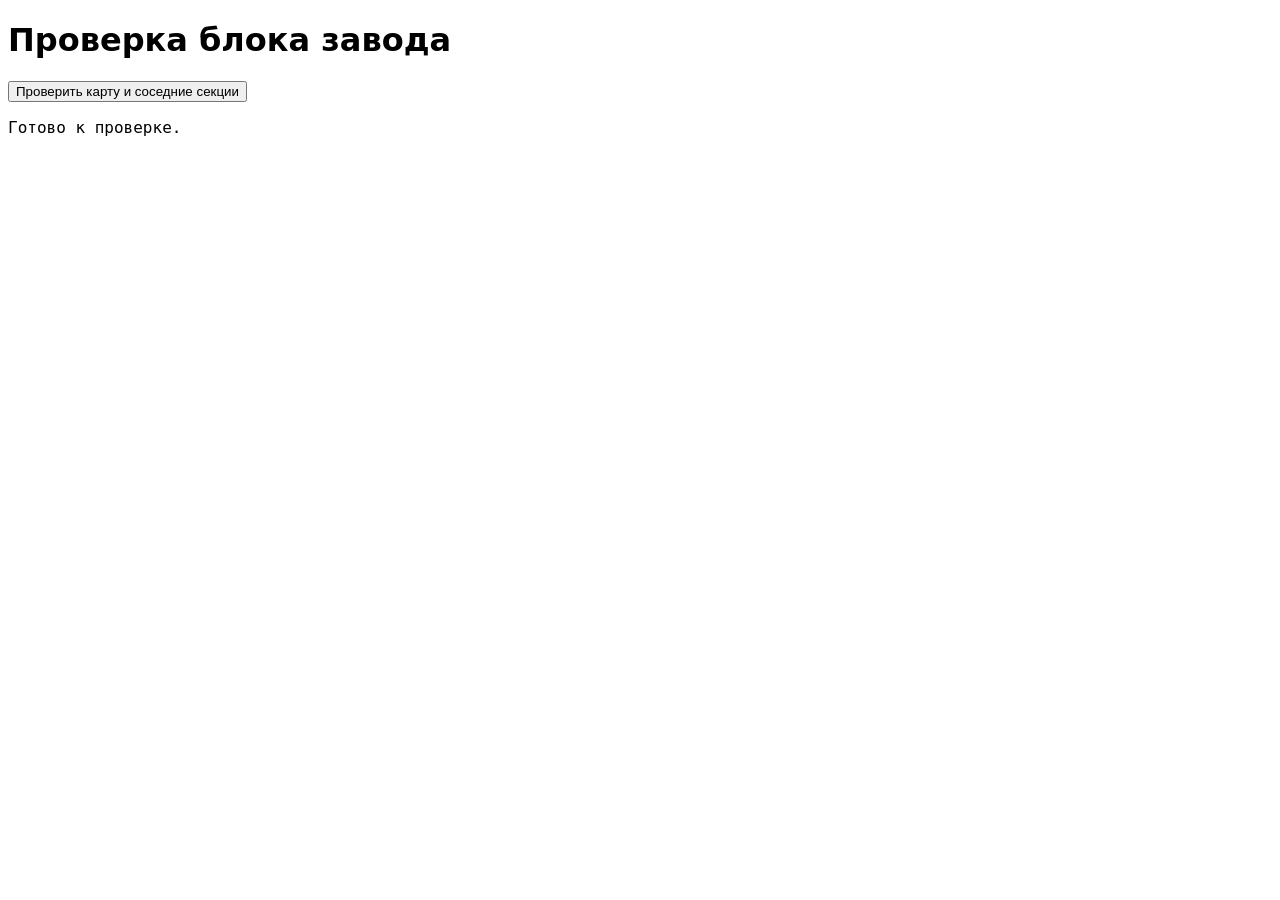
<file: tests/plant-map.html>
<!doctype html>
<html lang="ru">
<meta charset="utf-8">
<title>СФ676 — проверка переноса завода и карты</title>
<style>
  body { font: 16px system-ui; }
  pre { white-space: pre-wrap; }
  #stage { overflow: auto; }
  iframe { display: block; height: 740px; border: 0; }
</style>
<h1>Проверка блока завода</h1>
<button id="run">Проверить карту и соседние секции</button>
<pre id="results" role="status">Готово к проверке.</pre>
<div id="stage"></div>
<script type="module">
const run = document.querySelector('#run');
const results = document.querySelector('#results');
const stage = document.querySelector('#stage');
const site = new URL('../', location.href);
let checks = 0;

function check(value, message) {
  if (!value) throw new Error(message);
  checks++;
}
const paint = w => new Promise(resolve => w.requestAnimationFrame(() => w.requestAnimationFrame(resolve)));
async function until(condition, label) {
  const deadline = performance.now() + 6000;
  while (!condition()) {
    if (performance.now() > deadline) throw new Error(label);
    await new Promise(resolve => setTimeout(resolve, 30));
  }
}

async function openPage(source, width, text, mode = 'ready') {
  const frame = document.createElement('iframe');
  frame.width = width;
  frame.title = 'Лендинг с локальным адаптером карты';
  if (mode === 'no-js') frame.setAttribute('sandbox', 'allow-same-origin');
  const pointer = width <= 390 ? 'coarse' : 'fine';
  // The CSP also prevents any remote SDK, image or registry request if the adapter stops matching.
  const testHead = '<meta http-equiv="Content-Security-Policy" content="default-src \'self\'; script-src \'self\' \'unsafe-inline\'; style-src \'self\' \'unsafe-inline\'; img-src \'self\' data:">' +
    '<base href="' + site.href + '"><script src="tests/delivery-map-adapter.js" data-mode="' + mode +
    '" data-pointer="' + pointer + '"><\/script>';
  const meta = 'name="yandex-maps-key" content=""';
  check(source.includes(meta), 'Ожидается исходный файл с пустым слотом ключа');
  frame.srcdoc = source.replace('<head>', '<head>' + testHead).replace(meta,
    mode === 'no-key' || mode === 'no-js' ? meta : 'name="yandex-maps-key" content="local-fixture"');
  const loaded = new Promise(resolve => frame.addEventListener('load', resolve, { once: true }));
  stage.replaceChildren(frame);
  await loaded;
  const w = frame.contentWindow;
  const d = frame.contentDocument;
  d.documentElement.style.fontSize = text + '%';
  d.documentElement.style.scrollBehavior = 'auto';
  await d.fonts.ready;
  await paint(w);
  return { w, d, root: d.querySelector('#plant #delivery-geography'), state: w.mapTest };
}

function checkLayout(d, w) {
  const sections = ['config', 'work-gallery', 'plant', 'price'].map(id => d.getElementById(id));
  const backgrounds = sections.map(el => {
    const color = w.getComputedStyle(el).backgroundColor;
    return color === 'rgba(0, 0, 0, 0)' ? w.getComputedStyle(d.body).backgroundColor : color;
  });
  check(backgrounds.join('|') === ['rgb(255, 255, 255)', 'rgb(15, 36, 64)', 'rgb(255, 255, 255)', 'rgb(242, 245, 249)'].join('|'), 'Фоны секций');
  for (const [index, section] of sections.entries()) {
    if (index) check(Math.abs(sections[index - 1].getBoundingClientRect().bottom - section.getBoundingClientRect().top) <= 1, 'Стык ' + section.id);
  }
  const bound = d.documentElement.clientWidth;
  check(d.documentElement.scrollWidth <= bound + 1, 'Горизонтальное переполнение');
  for (const el of d.querySelectorAll('#plant h2, #plant h3, #plant .delivery-canvas, #plant .delivery-toolbar button:not([hidden]), #plant .plant-media img, #plant .section-cta a')) {
    const rect = el.getBoundingClientRect();
    check(rect.width > 0 && rect.height > 0 && rect.left >= -1 && rect.right <= bound + 1, 'Границы ' + el.tagName + ' ' + el.className);
    if (el.matches('button')) check(rect.height >= 44, 'Высота кнопки карты');
  }
}

function checkFilter(root, state, name, count) {
  const button = root.querySelector('[data-filter="' + name + '"]');
  button.click();
  const map = state.map;
  const features = map.clusterer.features;
  check(root.querySelectorAll('[data-filter][aria-pressed="true"]').length === 1 && button.getAttribute('aria-pressed') === 'true', 'Выбранный фильтр ' + name);
  check(root.querySelector('.delivery-status').textContent.includes(': ' + count + '.') &&
    features.length === count && features.every(f => name === 'all' || f.properties.type === name), 'Состав ' + name);
  const center = map.projection.toWorldCoordinates(map.center);
  const scale = 128 * 2 ** map.zoom;
  check(features.every(feature => {
    const world = map.projection.toWorldCoordinates(feature.geometry.coordinates);
    return Math.abs(world.x - center.x) * scale <= map.canvas.clientWidth / 2 - 28 + 1e-6 &&
      Math.abs(world.y - center.y) * scale <= map.canvas.clientHeight / 2 - 28 + 1e-6;
  }), 'Охват фильтра ' + name);
  const members = [...map.canvas.querySelectorAll('.delivery-cluster')].reduce((n, b) => n + Number(b.textContent), 0);
  check(members + map.canvas.querySelectorAll('.delivery-pin').length === count, 'Число точек на карте ' + name);
}

function checkControls({ d, w, root, state }, mobile) {
  const map = state.map;
  const surface = root.querySelector('.delivery-surface');
  const hint = root.querySelector('.delivery-tap-hint');
  function pointer(target, type, x, id = 1) {
    target.dispatchEvent(new w.PointerEvent(type, {
      bubbles: true, pointerType: mobile ? 'touch' : 'mouse', clientX: x, clientY: 60, pointerId: id, isPrimary: id === 1
    }));
  }
  const wheel = el => el.dispatchEvent(new w.WheelEvent('wheel', { bubbles: true, cancelable: true, deltaY: -100 }));
  const zoom = map.zoom;
  root.querySelector('[data-zoom="1"]').click();
  check(map.zoom === zoom + 1, 'Кнопка увеличения');
  root.querySelector('[data-zoom="-1"]').click();
  check(map.zoom === zoom, 'Кнопка уменьшения');
  check(wheel(d.querySelector('#plant h2')) && map.zoom === zoom, 'Колесо вне карты свободно');
  if (mobile) {
    check(!hint.hidden && surface.classList.contains('touch-locked') && !map.behaviors.length &&
      w.getComputedStyle(surface).touchAction.includes('pan-y') && w.getComputedStyle(map.canvas).pointerEvents === 'none', 'Свободная прокрутка до активации');
    pointer(surface, 'pointerdown', 50);
    pointer(surface, 'pointermove', 75);
    pointer(surface, 'pointerup', 50);
    check(!hint.hidden, 'Свайп не активирует карту');
    pointer(surface, 'pointerdown', 50);
    pointer(surface, 'pointerup', 50);
    check(hint.hidden && !surface.classList.contains('touch-locked'), 'Активация касанием');
    pointer(map.canvas, 'pointerdown', 30);
    pointer(map.canvas, 'pointerdown', 90, 2);
    pointer(map.canvas, 'pointermove', 120, 2);
    pointer(map.canvas, 'pointerup', 120, 2);
    pointer(map.canvas, 'pointerup', 30);
    check(map.zoom > zoom, 'Масштаб двумя пальцами в адаптере');
  } else {
    check(root.querySelector('.delivery-touch').hidden && !wheel(map.canvas) && map.zoom > zoom, 'Колесо внутри карты');
  }
  const lon = map.center[0];
  pointer(map.canvas, 'pointerdown', 50);
  pointer(map.canvas, 'pointermove', 70);
  pointer(map.canvas, 'pointerup', 70);
  check(map.center[0] !== lon, 'Перемещение карты');
  if (mobile) {
    const button = root.querySelector('.delivery-touch');
    check(button.textContent === 'Вернуть прокрутку страницы', 'Название кнопки возврата');
    button.click();
    check(!hint.hidden && !map.behaviors.length && surface.classList.contains('touch-locked'), 'Возврат прокрутки');
  }
}

async function checkMap(source, width, text) {
  const page = await openPage(source, width, text);
  const { root, state, w, d } = page;
  check(root.getBoundingClientRect().top > w.innerHeight + 300 && !state.scripts && !state.registries && !state.instances, 'Отложенная загрузка');
  root.scrollIntoView({ block: 'start', behavior: 'instant' });
  await until(() => root.querySelector('.delivery-cluster'), 'Кластеры не появились');
  check(root.querySelector('.delivery-directory').hidden && !root.querySelector('.delivery-map-ui').hidden, 'Интерактивный режим');
  checkLayout(d, w);
  const cta = d.querySelector('[data-source-cta="plant-region"]');
  check(d.querySelectorAll('[data-source-cta="plant-region"]').length === 1 &&
    cta.parentElement.previousElementSibling === root.querySelector('.delivery-map-ui') &&
    !cta.closest('.delivery-map-ui,.delivery-canvas,.delivery-toolbar,.delivery-directory') &&
    cta.getBoundingClientRect().top >= root.querySelector('.delivery-map-ui').getBoundingClientRect().bottom,
    'Единственный CTA расположен после карты');
  cta.focus(); cta.click();
  check(d.querySelector('#request-dialog:modal'), 'Форма над работающей картой');
  d.querySelector('#request-contact').value = 'map-test@example.com';
  const draft = w.SF676Requests.getDraft();
  check(draft?.formId === 'price_quote' && draft.sourceSection === 'plant' && draft.sourceCta === 'plant-region', 'Источник CTA карты');
  d.querySelector('.request-close').click();
  await paint(w);
  check(d.activeElement === cta && !d.querySelector('dialog[open]'), 'Фокус после формы карты');
  for (const [name, count] of [['all', 90], ['russia', 73], ['export', 17]]) {
    checkFilter(root, state, name, count);
    const cluster = root.querySelector('.delivery-cluster');
    if (name === 'all') {
      const zoom = state.map.zoom;
      cluster.click();
      check(state.map.zoom > zoom, 'Приближение группы');
    }
    // Zoom in until individual place buttons are available on a narrow canvas.
    for (let n = 0; !root.querySelector('.delivery-pin') && n < 5; n++) root.querySelector('[data-zoom="1"]').click();
    const pin = root.querySelector('.delivery-pin');
    pin.click();
    const selection = root.querySelector('.delivery-selection');
    check(!selection.hidden && selection.querySelector('span').textContent === pin.getAttribute('aria-label') &&
      pin.getAttribute('aria-pressed') === 'true', 'Подпись точки ' + name);
    selection.querySelector('button').click();
    check(selection.hidden && d.activeElement === pin, 'Закрытие подписи');
  }
  checkControls(page, width <= 390);
  const photo = d.querySelector('#plant .plant-media img');
  photo.scrollIntoView({ block: 'center', behavior: 'instant' });
  await photo.decode();
  check(photo.naturalWidth > 0 && photo.currentSrc.includes('sf676-production-'), 'Производственная фотография');
  w.scrollTo({ top: 0, behavior: 'instant' });
  await paint(w);
  root.scrollIntoView({ behavior: 'instant' });
  await paint(w);
  check(state.scripts === 1 && state.registries === 1 && state.instances === 1, 'Повторная инициализация');
  check(!state.errors.length, 'Ошибка JS: ' + state.errors.join(', '));
}

async function checkFallback(source, mode) {
  const { d, root, state } = await openPage(source, 390, 100, mode);
  root.scrollIntoView({ behavior: 'instant' });
  if (mode === 'no-js') check(!state && !d.defaultView.SF676Requests, 'JavaScript отключён');
  else {
    await until(() => root.querySelector('.delivery-status').textContent.includes('Карта недоступна'), 'Сообщение о недоступности');
    check(state.instances === 0 && state.scripts === Number(mode === 'api-error') && !state.errors.length, 'Обработка отказа');
  }
  const directory = root.querySelector('.delivery-directory');
  check(root.querySelector('.delivery-map-ui').hidden && !directory.hidden, 'Резервный список');
  directory.open = false;
  directory.querySelector('summary').click();
  check(directory.open && directory.querySelectorAll('.delivery-regions li').length === 73 &&
    [...directory.querySelectorAll('.delivery-countries dd')].flatMap(dd => dd.textContent.split(',')).length === 17 &&
    directory.querySelector('li').getBoundingClientRect().height > 0, 'Доступность 90 мест в списке');
  const cta = d.querySelector('[data-source-cta="plant-region"]');
  check(cta.getClientRects().length && !cta.closest('.delivery-map-ui,.delivery-directory'), 'CTA виден при отказе карты');
  if (mode !== 'no-js') {
    cta.click();
    const action = d.querySelector('#request-submit');
    check(d.querySelector('#request-dialog:modal') && !action.disabled && action.type === 'submit' &&
      action.textContent === 'Получить коммерческое предложение' && d.querySelectorAll('#request-form button').length === 1, 'Открытие формы с одним локальным действием');
    action.click();
    check(d.querySelector('#request-dialog:modal') && d.querySelector('#request-contact').getAttribute('aria-invalid') === 'true', 'Локальная проверка контакта');
    d.querySelector('#request-contact').value = 'test@example.com';
    const draft = d.defaultView.SF676Requests.getDraft();
    check(draft?.formId === 'price_quote' &&
      draft.sourceSection === 'plant' && draft.sourceCta === 'plant-region', 'Форма доступна при отказе карты');
  } else check(cta.hash === '#order' && d.getElementById('order'), 'Контакты без JS');
}

run.onclick = async () => {
  run.disabled = true;
  checks = 0;
  results.textContent = '';
  try {
    const response = await fetch(new URL('index.html', site));
    if (!response.ok) throw new Error('Не удалось прочитать лендинг');
    const source = await response.text();
    for (const width of [320, 375, 390, 768, 1024, 1366, 1920]) {
      for (const text of [100, 200]) {
        results.textContent += width + ' px, текст ' + text + '% … ';
        await checkMap(source, width, text);
        results.textContent += 'OK\n';
      }
    }
    for (const mode of ['no-key', 'api-error', 'no-js']) {
      results.textContent += mode + ' … ';
      await checkFallback(source, mode);
      results.textContent += 'OK\n';
    }
    results.textContent += 'Пройдено проверок: ' + checks;
  } catch (error) {
    results.textContent += 'Ошибка: ' + error.message;
  } finally {
    run.disabled = false;
  }
};
</script>
</html>
</file>
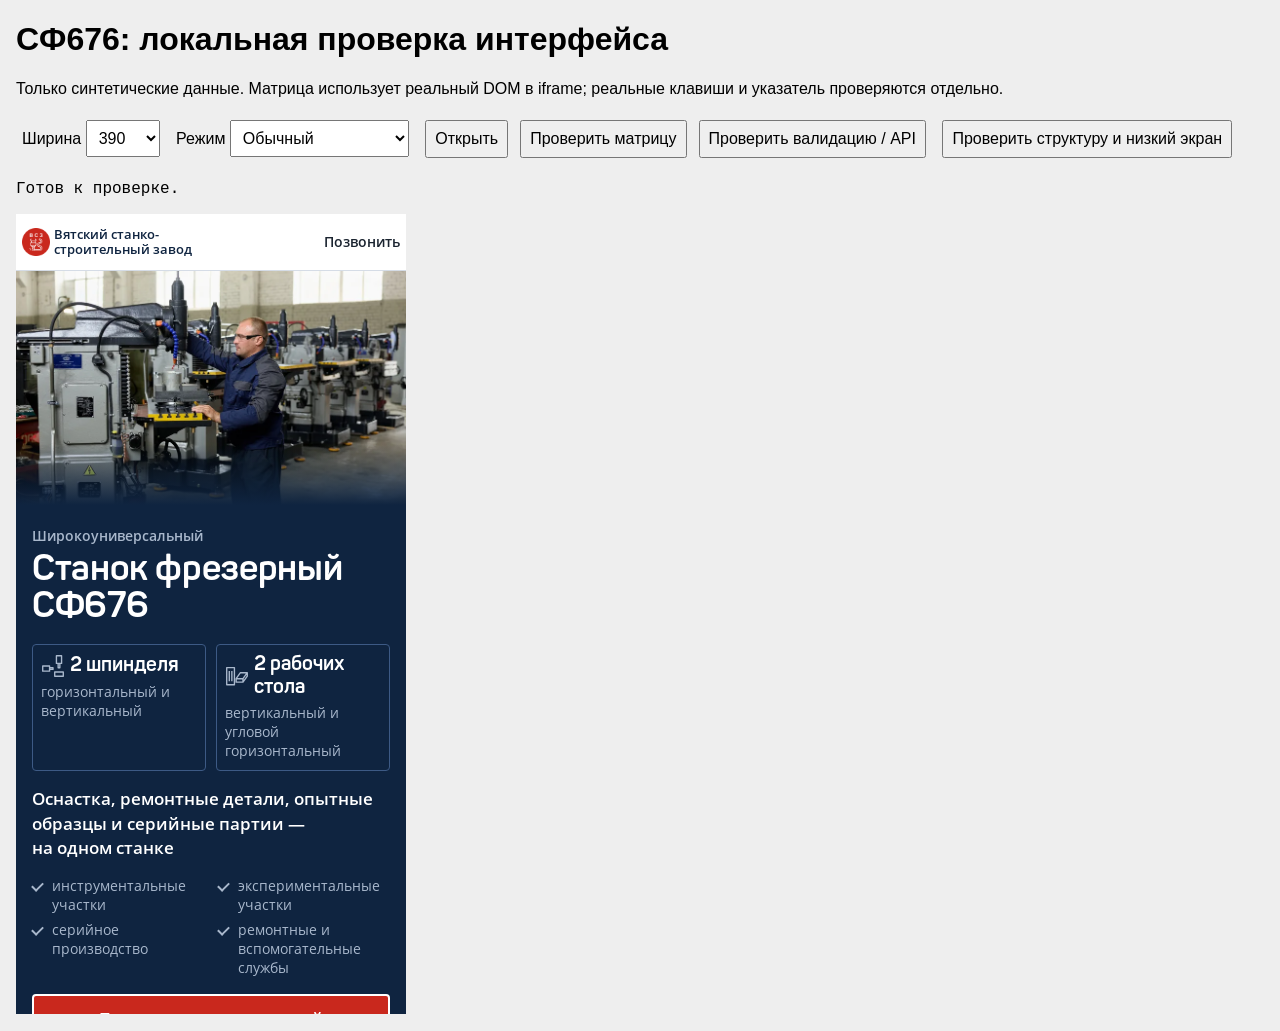
<file: tests/request-forms.html>
<!doctype html><html lang="ru"><meta charset="utf-8"><meta name="robots" content="noindex, nofollow"><title>SF676 · проверка форм</title>
<style>body{font:16px Arial;margin:16px;background:#eee}label,button{margin:6px}button,select{font:inherit;padding:8px}iframe{display:block;height:800px;border:0;background:#fff;transform-origin:top left}pre{white-space:pre-wrap}#stage{overflow:auto;max-width:100%}#result{max-height:260px;overflow:auto}</style>
<h1>СФ676: локальная проверка интерфейса</h1>
<p>Только синтетические данные. Матрица использует реальный DOM в iframe; реальные клавиши и указатель проверяются отдельно.</p>
<label>Ширина <select id="width"><option>320</option><option>350</option><option>375</option><option selected>390</option><option>480</option><option>768</option><option>1024</option><option>1366</option><option>1920</option></select></label>
<label>Режим <select id="mode"><option value="normal">Обычный</option><option value="review">Review</option><option value="zoom150">Текст 150%</option><option value="zoom">Текст 200%</option><option value="nojs">Без JavaScript</option><option value="medium">Высота 600px</option><option value="mediumzoom150">600px / текст 150%</option><option value="mediumzoom">600px / текст 200%</option><option value="short">Высота 400px</option><option value="shortzoom150">400px / текст 150%</option><option value="shortzoom">400px / текст 200%</option></select></label>
<button id="show">Открыть</button><button id="matrix">Проверить матрицу</button><button id="cases">Проверить валидацию / API</button>
<button id="layout">Проверить структуру и низкий экран</button>
<pre id="result">Готов к проверке.</pre><div id="stage"><iframe id="page" title="Проверяемая страница"></iframe></div>
<script>
const frame=document.getElementById('page'), output=document.getElementById('result');let records=[];
const widths=[320,350,375,390,480,768,1024,1366,1920];
const sectionButtons=[
 {section:'specs',cta:'specs-price',form:'price_quote',label:'Запросить стоимость СФ676',container:'.specs-price-cta',centered:true},
 {section:'design',cta:'design-consult',form:'configuration_help',label:'Обсудить комплектацию с технологом',container:'.construction-cta'},
 {section:'compare',cta:'compare-new-price',form:'price_quote',label:'Получить цену нового СФ676',container:'.comparison-actions',grouped:true},
 {section:'advantages',cta:'advantages-consult',form:'configuration_help',label:'Подобрать станок под мою задачу',centered:true},
 {section:'work-gallery',cta:'gallery-price',form:'price_quote',label:'Узнать цену СФ676'},
 {section:'faq',cta:'faq-consult',form:'configuration_help',label:'Обсудить задачу с технологом'},
 {section:'specs',cta:'specs-fit',form:'configuration_help',label:'Проверить станок под мою деталь'},
 {section:'acceptance',cta:'acceptance-accuracy',form:'configuration_help',label:'Подобрать класс точности под мою задачу'},
 {section:'design',cta:'design-price',form:'price_quote',label:'Узнать цену в нужной комплектации'},
 {section:'delivery',cta:'delivery-quote',form:'price_quote',label:'Рассчитать доставку до моего цеха'},
 {section:'plant',cta:'plant-region',form:'price_quote',label:'Узнать цену для моего региона',container:'#delivery-geography > .section-cta'}
];
const scenarioCopy={
 configuration_help:['Поможем подобрать комплектацию СФ676','Инженер и технолог ВСЗ помогут подобрать подходящее исполнение станка под вашу производственную задачу'],
 price_quote:['Получить цену СФ676 с доставкой','Оставьте телефон или e-mail и укажите город доставки.'],
 repair_comparison:['Сравнить ремонт и приобретение нового СФ676','Расскажите о существующем оборудовании. Специалист поможет оценить варианты восстановления и приобретения нового станка'],
 procurement_documents:['Запросить документы для закупки СФ676','Укажите необходимые документы и контактные данные организации'],
 procurement_nmck:['Получить коммерческое предложение для обоснования НМЦК','Укажите контактные данные организации и требования к поставке СФ676.']
};
const scenarioActions={
 price_quote:'Получить коммерческое предложение',
 configuration_help:'Запросить консультацию',
 repair_comparison:'Запросить расчёт',
 procurement_documents:'Запросить документы',
 procurement_nmck:'Запросить КП для НМЦК'
};
const expected={
 price_quote:['contact','city','name','company','deliveryAddress','comment'],
 configuration_help:['contact','name','company','task'],
 repair_comparison:['machineIdentity','problem','contact','name'],
 procurement_documents:['contact','organization','purchaseType','documents'],
 procurement_nmck:['organization','contact','purchaseType','requirements','supplyCity','comment']
};
const tick=()=>new Promise(r=>{requestAnimationFrame(()=>requestAnimationFrame(r));setTimeout(r,60)});
async function until(test){for(let i=0;i<100;i++){if(test())return;await new Promise(r=>setTimeout(r,20))}throw Error('Timed out waiting for visible sticky header')}
async function settleHeader(w,d){
 // Scroll queues a header animation frame. Do not snapshot scrollY before its
 // CTA visibility and ResizeObserver height have caught up with the page.
 await until(()=>{
  const header=d.querySelector('.sticky').getBoundingClientRect();
  return Math.abs(parseFloat(w.getComputedStyle(d.documentElement).getPropertyValue('--sticky-height'))-header.height)<=1 &&
   d.querySelector('[data-source-cta="sticky-price"]').hidden===(d.querySelector('[data-source-cta="hero-price"]').getBoundingClientRect().bottom>header.bottom);
 });
}
function report(){output.textContent=JSON.stringify({cases:records.length,failed:records.filter(r=>!r.pass),records},null,2)}
function record(name,pass,extra={}){records.push({name,pass,...extra})}
async function load(width,mode='normal'){
 frame.style.width=width+'px';frame.style.height=(mode.startsWith('short')?400:mode.startsWith('medium')?600:800)+'px';
 if(mode==='nojs')frame.setAttribute('sandbox','allow-same-origin');else frame.removeAttribute('sandbox');
 await new Promise(resolve=>{frame.onload=resolve;frame.src='../index.html'+(mode==='review'?'?review=1':'');});
 const w=frame.contentWindow,d=w.document; w.__testErrors=[];w.__testSinks=[];
 w.addEventListener('error',e=>w.__testErrors.push(e.message));w.addEventListener('unhandledrejection',e=>w.__testErrors.push(String(e.reason)));
 // During user actions reject/count network and storage sinks; never retain test values.
 for(const key of ['fetch','XMLHttpRequest','WebSocket']) w[key]=function(){w.__testSinks.push(key);throw Error('Unexpected transport: '+key)};
 w.navigator.sendBeacon=()=>{w.__testSinks.push('beacon');return false};
 w.Storage.prototype.setItem=function(){w.__testSinks.push('storage');throw Error('Unexpected storage')};
 if(mode.includes('zoom')) d.documentElement.style.fontSize=mode.includes('150')?'150%':'200%';
 d.documentElement.style.scrollBehavior='auto';await d.fonts.ready;await tick();return{w,d};
}
function geometry(w,d){const dialog=d.querySelector('dialog'),r=dialog.getBoundingClientRect(),c=d.querySelector('.request-close').getBoundingClientRect();return d.documentElement.scrollWidth<=d.documentElement.clientWidth+1 && dialog.scrollWidth<=dialog.clientWidth+1 && r.left>=0&&r.right<=w.innerWidth+1&&r.top>=0&&r.bottom<=w.innerHeight+1&&c.top>=r.top&&c.bottom<=r.bottom&&Array.from(dialog.querySelectorAll('input,select,textarea,button,h2,fieldset,label')).every(e=>{const b=e.getBoundingClientRect();return b.width===0||(b.left>=r.left&&b.right<=r.right+1)});}
function checkQuoteDetails(w,d,prefix){
 const fields=d.getElementById('request-fields'), details=fields.querySelector('details'), summary=details?.querySelector('summary');
 const controls=[...fields.querySelectorAll('[name]')];
 const visible=()=>controls.filter(e=>e.checkVisibility()).map(e=>e.name).join(',');
 record(prefix+'/short-form',!!summary && !details.open && summary.textContent==='Добавить детали' && visible()==='contact,city');
 summary.click();
 record(prefix+'/expanded',details.open && visible()===expected.price_quote.join(',') && geometry(w,d));
 summary.click();
 record(prefix+'/collapsed',!details.open && visible()==='contact,city' && geometry(w,d));
 const gap=d.querySelector('.request-legal').getBoundingClientRect().top-details.getBoundingClientRect().bottom;
 record(prefix+'/compact-consent-spacing',Math.abs(gap-parseFloat(w.getComputedStyle(d.querySelector('.request-legal')).marginTop))<=1,{gap});
 const payment=fields.querySelector('.request-payment');
 if(payment) record(prefix+'/payment-first',payment===fields.firstElementChild && payment.checkVisibility());
}
function checkDistribution(w,d,prefix){
 const specs=d.querySelector('#specs .specs-price-cta');
 record(prefix+'/specs-price/position',specs.previousElementSibling.matches('.spec-groups') && !specs.nextElementSibling && specs.parentElement.nextElementSibling.matches('.specs-gallery-band') && d.querySelector('.spec-operations').closest('details')===d.querySelectorAll('.spec-group')[1] && !specs.closest('table,[data-sf676-gallery]'));
 const groups=[...d.querySelectorAll('#design .construction-grid')], cta=d.querySelector('#design .construction-cta');
 const cards=groups.flatMap(group=>[...group.querySelectorAll(':scope > article')]);
 const titles=cards.map(card=>card.querySelector('.feature-title span').textContent);
 record(prefix+'/design-consult/order',groups.length===2 && groups.every(g=>g.children.length===3) && cta.previousElementSibling===groups[0] && cta.nextElementSibling===groups[1] && titles.join('|')==='Поворотная вертикальная головка ±90°|Горизонтальный и вертикальный шпиндели|Литая станина|Скорости вращения и рабочие подачи|УЦИ|СОЖ, смазка и освещение');
 for(const [i,group] of groups.entries()){
   const boxes=[...group.children].map(e=>e.getBoundingClientRect()), r=group.getBoundingClientRect(), [a,b,c]=boxes;
   const width=w.innerWidth;
   record(prefix+'/design-grid-'+i,group.scrollWidth<=group.clientWidth+1 && boxes.every(box=>box.left>=r.left-1&&box.right<=r.right+1) &&
     (width>1100 ? Math.abs(a.top-b.top)<1&&Math.abs(b.top-c.top)<1&&b.left>=a.right&&c.left>=b.right :
      width>700 ? Math.abs(a.top-b.top)<1&&b.left>=a.right&&c.top>=Math.max(a.bottom,b.bottom)&&Math.abs(c.width-r.width)<1 :
      b.top>=a.bottom&&c.top>=b.bottom&&boxes.every(box=>Math.abs(box.width-r.width)<1)));
 }
 const actions=d.querySelector('.comparison-actions'),links=[...actions.children], [a,b]=links.map(e=>e.getBoundingClientRect()), r=actions.getBoundingClientRect();
 record(prefix+'/compare-new-price/group',links.length===2 && links[0].dataset.sourceCta==='compare-request' && links[1].dataset.sourceCta==='compare-new-price' && actions.scrollWidth<=actions.clientWidth+1 &&
   (w.innerWidth<=568 ? b.top-a.bottom>=15 && Math.abs(a.width-r.width)<1 && Math.abs(b.width-r.width)<1 : b.left-a.right>=15 || b.top-a.bottom>=15));
 const plant=d.querySelector('[data-source-cta="plant-region"]');
 record(prefix+'/plant-region/position',d.querySelectorAll('[data-source-cta="plant-region"]').length===1 && plant.parentElement.previousElementSibling.matches('.delivery-map-ui') && plant.parentElement.nextElementSibling.matches('.delivery-status') && !plant.closest('.delivery-map-ui,.delivery-canvas,.delivery-toolbar,.delivery-directory'));
}
async function matrix(){records=[];output.textContent='Проверка…';
 try{
 for(const mode of ['normal','zoom150','zoom'])for(const width of widths){output.textContent='Проверка: '+width+' / '+mode;const {w,d}=await load(width,mode);record(`${width}/${mode}/initialized`,!!w.SF676Requests);
 const total=d.getElementById('payment-total');
 total.value='1000000';
 total.dispatchEvent(new w.Event('input',{bubbles:true}));
 record(`${width}/${mode}/calculation-ready`,w.SF676Payments.getCalculation()?.totalKopeks===100000000);
 const triggers=[...d.querySelectorAll('[data-request-form]')];
 record(`${width}/${mode}/nineteen-triggers`,triggers.length===19 && new Set(triggers.map(link=>link.dataset.sourceCta)).size===19 && triggers.every(link=>link.dataset.sourceSection===(link.closest('section[id]')?.id||'sticky')));
 record(`${width}/${mode}/cta-placement`,
   d.querySelector('#advantages .adv-note').nextElementSibling.matches('.section-cta') &&
   d.querySelectorAll('#advantages .adv-card').length===5 &&
   !d.querySelector('[data-source-cta="gallery-price"]').closest('[data-sf676-gallery]') &&
   d.querySelector('#work-gallery > .wrap:last-child').previousElementSibling.matches('[data-sf676-gallery]') &&
   d.querySelector('#faq .faq-list').nextElementSibling.matches('.section-cta') &&
   !d.querySelector('[data-source-cta="faq-consult"]').closest('details'));
 checkDistribution(w,d,`${width}/${mode}`);
 for(const {section,cta,label,form,container,grouped,centered} of sectionButtons){
   const matches=triggers.filter(link=>link.dataset.sourceCta===cta);
   const link=matches[0], wrap=d.getElementById(section).querySelector(':scope > .wrap:last-child');
   record(`${width}/${mode}/${cta}/contract`,matches.length===1 && link.parentElement===(container?d.querySelector('#'+section+' '+container):wrap.lastElementChild) &&
     link.textContent===label && link.dataset.sourceSection===section && link.dataset.requestForm===form && !link.hasAttribute('data-payment-calculator'));
   if(link){
     const box=link.getBoundingClientRect(), column=link.parentElement.getBoundingClientRect();
     record(`${width}/${mode}/${cta}/layout`,box.height>=48 && (centered?Math.abs(box.left+box.width/2-column.left-column.width/2)<=1:grouped||Math.abs(box.left-column.left)<=1) && box.left>=column.left-1 &&
       box.right<=column.right+1 && (width>568 || Math.abs(box.width-column.width)<=1));
     if(centered)record(`${width}/${mode}/${cta}/red-style`,link.classList.contains('red')&&!link.classList.contains('out')&&
       w.getComputedStyle(link).backgroundColor===w.getComputedStyle(d.querySelector('[data-source-cta="hero-price"]')).backgroundColor);
   }
 }
 for(const link of triggers){
 const id=link.dataset.requestForm;
 if(link.closest('.sticky')){
   d.querySelector('#price').scrollIntoView();
   await until(()=>link.getClientRects().length>0);
 }else link.scrollIntoView();
 link.focus({preventScroll:true});await tick();await settleHeader(w,d);const y=w.scrollY;link.click();await tick();
 const dialog=d.querySelector('dialog'), names=[...new Set(Array.from(d.querySelectorAll('#request-fields [name]')).map(e=>e.name))];
 record(`${width}/${mode}/${link.dataset.sourceCta}/open`,dialog.open&&JSON.stringify(names)===JSON.stringify(expected[id])&&geometry(w,d)&&w.getComputedStyle(d.body).position==='fixed'&&d.activeElement.id==='request-title');
 if(id==='price_quote') checkQuoteDetails(w,d,`${width}/${mode}/${link.dataset.sourceCta}`);
 else record(`${width}/${mode}/${id}/flat-fields`,!d.querySelector('#request-fields details'));
 const sectionButton=sectionButtons.find(button=>button.cta===link.dataset.sourceCta);
 {
   const [title,description]=scenarioCopy[id];
   record(`${width}/${mode}/${link.dataset.sourceCta}/scenario-copy`,
     d.getElementById('request-title').textContent===title &&
     d.getElementById('request-description').textContent===description);
 }
 checkPrimaryAction(w,d,id,`${width}/${mode}/${link.dataset.sourceCta}`);
 d.querySelector('#request-submit').click();record(`${width}/${mode}/${id}/required`,d.querySelector('#request-contact').getAttribute('aria-invalid')==='true' && d.activeElement.id==='request-contact' && d.getElementById('request-contact-error').textContent==='Укажите телефон или e-mail');
 const contact=d.querySelector('#request-contact');contact.value='invalid-contact';d.querySelector('#request-submit').click();
 record(`${width}/${mode}/${link.dataset.sourceCta}/invalid-contact`,contact.getAttribute('aria-invalid')==='true' && w.SF676Requests.getDraft()===null);
 contact.value='qa+sf676@example.com';d.querySelector('#request-submit').click();
 const draft=w.SF676Requests.getDraft();record(`${width}/${mode}/${link.dataset.sourceCta}/valid-context`,!!draft&&draft.formId===id&&draft.sourceCta===link.dataset.sourceCta&&draft.sourceSection===link.dataset.sourceSection&&draft.contact.value==='qa+sf676@example.com'&&dialog.open&&contact.value==='qa+sf676@example.com'&&!contact.hasAttribute('aria-invalid')&&d.querySelector('#request-status').textContent==='Поля заполнены. Отправка пока не подключена');
 if(link.hasAttribute('data-payment-calculator')){
   record(`${width}/${mode}/calculator-quote`,draft?.context.calculation?.totalKopeks===100000000 && !!dialog.querySelector('.request-payment'));
 }
 if(sectionButton?.form==='price_quote'){
   record(`${width}/${mode}/${sectionButton.cta}/plain-quote`,!!draft &&
     !('calculation' in draft.context) && !dialog.querySelector('.request-payment'));
 }
 d.querySelector('.request-content').scrollTop=1e6;record(`${width}/${mode}/${id}/scroll`,geometry(w,d));
 d.querySelector('.request-close').click();await tick();await settleHeader(w,d);
 record(`${width}/${mode}/${link.dataset.sourceCta}/close`,!dialog.open&&d.activeElement===link&&Math.abs(w.scrollY-y)<=2&&w.SF676Requests.getDraft()===null&&d.querySelectorAll('#request-fields input').length===0&&w.getComputedStyle(d.body).position!=='fixed',{yBefore:y,yAfter:w.scrollY,focus:d.activeElement.dataset.sourceCta||d.activeElement.id});
 link.click();record(`${width}/${mode}/${id}/clean-reopen`,d.querySelector('#request-contact').value==='');w.SF676Requests.close();await tick();
 }
 record(`${width}/${mode}/no-side-effects`,!w.__testErrors.length&&!w.__testSinks.length,{errors:w.__testErrors,sinks:w.__testSinks});
 }
 const {w,d}=await load(390,'review');record('review-questions',d.body.classList.contains('showq')&&d.querySelector('#ql-rop a')?.hash==='#q-rop');
 const n=await load(390,'nojs');record('nojs-fallback',!n.w.SF676Requests&&n.d.querySelectorAll('section[id]:not(#qlist)').length===14&&Array.from(n.d.querySelectorAll('[data-request-form]')).every(a=>a.getAttribute('href')==='#order')&&n.d.querySelectorAll('#faq details').length===9&&!n.d.querySelector('dialog').open);
 for(const link of n.d.querySelectorAll('[data-request-form]')){
   const cta=link.dataset.sourceCta;
   if(link.hidden){record('nojs/'+cta,link.getAttribute('href')==='#order');continue;}
   link.scrollIntoView();link.click();await tick();
   const target=n.d.getElementById('order').getBoundingClientRect();
   record('nojs/'+cta,n.w.location.hash==='#order' && target.top<n.w.innerHeight && target.bottom>0 && !n.d.querySelector('dialog').open);
 }
 }catch(e){record('exception',false,{message:String(e)})}report();}
function checkSalesDrafts(w,d){
 const api=w.SF676Requests, form=d.getElementById('request-form');
 const field=name=>form.elements.namedItem(name);
 const set=(key,value)=>{field(key).value=value};
 const email='qa@example.com', identity='Станок Т-1, завод «Пример»\n№ Т-0001, 1986 г.';
 const problem='Шпиндель шумит при работе.', address='Тестовый посёлок, ул. 1-я, д. 2Б, корпус 3';
 for(const id of ['price_quote','configuration_help']){
  d.querySelector('[data-request-form="'+id+'"]').click();
  set('contact',email);
  record(id+'/company-label',field('company').labels[0].textContent.includes('ИНН или название предприятия'));
  for(const company of ['','0000000000','ООО «Тестовое предприятие»']){
   set('company',company);
   record(id+'/company-free-text',api.validate()&&api.getDraft().contact.company===company);
  }
  if(id==='price_quote'){
   const details=d.querySelector('#request-fields details'),summary=details.querySelector('summary');
   set('company','');
   const empty=api.getDraft();
   record('quote/empty-optional-keys',JSON.stringify(empty.contact)===JSON.stringify({value:email,name:'',company:''}) &&
     JSON.stringify(empty.context)===JSON.stringify({city:'',deliveryAddress:'',comment:''}));
   summary.click();set('name','Тест');set('company','ООО «Тест»');
   set('city','Тестовый город'); set('deliveryAddress',address); set('comment','Позвонить заранее');
   summary.click();
   const saved=api.getDraft();
   record('quote/collapsed-values',!details.open && saved.contact.name==='Тест' && saved.contact.company==='ООО «Тест»');
   const ctx=saved.context;
   record('quote/logistics',ctx.city==='Тестовый город'&&ctx.deliveryAddress===address&&ctx.comment==='Позвонить заранее');
   set('deliveryAddress','а'.repeat(301));
   record('quote/address-limit',!api.validate()&&api.getDraft()===null && details.open &&
     d.activeElement===field('deliveryAddress') && field('deliveryAddress').getAttribute('aria-invalid')==='true');
   set('deliveryAddress',address);
   record('quote/correct-address',api.validate()&&api.getDraft().context.deliveryAddress===address);
   api.close();d.querySelector('[data-source-cta="hero-price"]').click();
   record('quote/reopen-empty',!d.querySelector('#request-fields details').open &&
     expected.price_quote.every(k=>field(k).value===''));
  }else{
   set('task','Фрезерование корпуса');
   const ctx=api.getDraft().context;
   record('consultation/task-only',ctx.task==='Фрезерование корпуса'&&!('comment' in ctx));
  }
  api.close();
 }
 const trigger=d.querySelector('[data-source-cta="compare-request"]');
 trigger.click();set('contact',email);
 record('repair/contact-only',api.validate()&&api.getDraft().context.machineIdentity===''&&api.getDraft().context.problem==='');
 const hint=d.getElementById('request-machineIdentity-hint');
 record('repair/plate-instructions',field('machineIdentity').getAttribute('aria-describedby').split(' ').includes(hint.id)&&/модель, производителя, заводской номер и год/.test(hint.textContent)&&d.querySelector('#request-fields').textContent.includes('фотография заводского шильдика')&&!form.querySelector('[type=file]'));
 set('machineIdentity',identity);set('problem',problem);set('name','Тест');
 const draft=api.getDraft();
 record('repair/identity-and-condition',Object.keys(draft.context).sort().join(',')==='machineIdentity,problem'&&draft.context.machineIdentity===identity&&draft.context.problem===problem&&draft.contact.name==='Тест');
 for(const [key,valid] of [['machineIdentity',identity],['problem',problem]]){
  const input=field(key);
  for(const [reason,value] of [['length','x'.repeat(input.maxLength+1)],['markup','<b>текст</b>'],['control','текст\u0001'],['direction','№\u202e123']]){
   set(key,value);
   record('repair/'+key+'/'+reason,!api.validate()&&api.getDraft()===null&&input.getAttribute('aria-invalid')==='true'&&d.getElementById(input.id+'-error').textContent.length>0);
  }
  set(key,valid);
  record('repair/correct-'+key,api.validate()&&!input.hasAttribute('aria-invalid'));
 }
 api.close();trigger.click();
 record('repair/clean-reopen',expected.repair_comparison.every(key=>field(key).value==='')&&api.getDraft()===null);
 api.close();
}
function checkPrimaryAction(w,d,id,prefix){
 const form=d.getElementById('request-form'),send=d.getElementById('request-submit');
 const style=w.getComputedStyle(send),box=send.getBoundingClientRect();
 record(prefix+'/single-primary-action',form.querySelectorAll('button').length===1 && !d.getElementById('request-check') &&
  !form.textContent.includes('Проверить заполнение') && !send.disabled && send.type==='submit' && send.form===form &&
  send.textContent===scenarioActions[id] && form.method==='dialog' && form.noValidate && !form.hasAttribute('action'));
 record(prefix+'/primary-action-layout',send.classList.contains('red') &&
  style.backgroundColor===w.getComputedStyle(d.querySelector('[data-source-cta="hero-price"]')).backgroundColor &&
  box.height>=48 && Math.abs(box.width-send.parentElement.clientWidth)<=1 && send.scrollWidth<=send.clientWidth+1);
}
function checkLocalActions(w,d){
 const api=w.SF676Requests,form=d.getElementById('request-form'),dialog=d.getElementById('request-dialog');
 const url=w.location.href;
 for(const id of Object.keys(expected)){
  const trigger=d.querySelector('[data-request-form="'+id+'"]');trigger.click();
  checkPrimaryAction(w,d,id,'action/'+id);
  const send=d.getElementById('request-submit'),contact=d.getElementById('request-contact'),status=d.getElementById('request-status');
  let submits=0,prevented=true,submitter=true;
  const observe=e=>{submits++;prevented=prevented&&e.defaultPrevented;submitter=submitter&&e.submitter===send};
  form.addEventListener('submit',observe);
  send.click();
  record(id+'/button-empty',contact.getAttribute('aria-invalid')==='true' && d.activeElement===contact &&
   d.getElementById('request-contact-error').textContent==='Укажите телефон или e-mail' &&
   w.getComputedStyle(contact).borderTopWidth==='2px' && status.dataset.state==='invalid');
  for(const value of ['test@','12345','a'.repeat(255)]){
   contact.value=value;send.click();
   record(id+'/button-invalid-'+value.length,contact.getAttribute('aria-invalid')==='true' && contact.value===value && api.getDraft()===null);
  }
  if(id==='price_quote'){
   const company=d.getElementById('request-company'),details=company.closest('details');
   contact.value='';company.value='<тест>';details.open=false;send.click();
   record('quote/first-error-before-collapsed',details.open && company.getAttribute('aria-invalid')==='true' &&
    contact.getAttribute('aria-invalid')==='true' && d.activeElement===contact && contact.value==='' && company.value==='<тест>');
   company.value='';company.dispatchEvent(new w.Event('input',{bubbles:true}));
  }
  contact.value='qa+local@example.com';contact.dispatchEvent(new w.Event('input',{bubbles:true}));
  record(id+'/correct-error',!contact.hasAttribute('aria-invalid') && !status.textContent);
  const emptyOptional=JSON.stringify(api.getDraft());send.click();
  record(id+'/contact-only',dialog.open && JSON.stringify(api.getDraft())===emptyOptional && status.textContent==='Поля заполнены. Отправка пока не подключена');
  for(const input of form.querySelectorAll('#request-fields input[type="text"],textarea')){
   if(input===contact)continue;
   for(const [reason,value] of [['length','x'.repeat(input.maxLength+1)],['markup','<b>тест</b>'],['control','тест\u0001']]){
    input.value=value;const details=input.closest('details');if(details)details.open=false;
    send.click();
    record(id+'/'+input.name+'/button-'+reason,input.value===value && input.getAttribute('aria-invalid')==='true' &&
     d.activeElement===input && (!details||details.open) && api.getDraft()===null);
   }
   input.value='Тестовые данные';send.click();
   record(id+'/'+input.name+'/button-recover',!input.hasAttribute('aria-invalid') && !!api.getDraft());
  }
  const saved=JSON.stringify(api.getDraft());
  form.requestSubmit(send);
  record(id+'/submit-safe',submits>=7 && prevented && submitter && dialog.open && w.location.href===url &&
   saved===JSON.stringify(api.getDraft()) && status.textContent==='Поля заполнены. Отправка пока не подключена' &&
   !form.querySelector('.request-legal input').checked && !Object.hasOwn(api.getDraft(),'consent') &&
   Object.keys(api.getDraft()).sort().join(',')==='contact,context,formId,schemaVersion,sourceCta,sourceSection');
  form.removeEventListener('submit',observe);
  api.close();trigger.click();
  record(id+'/action-clean-reopen',!status.textContent && !form.querySelector('[aria-invalid]') && contact.value==='' &&
   !d.getElementById('request-contact').value && api.getDraft()===null);
  api.close();
 }
}
async function cases(){records=[];const{w,d}=await load(390);const api=w.SF676Requests;checkLocalActions(w,d);checkSalesDrafts(w,d);const link=d.querySelector('[data-source-cta="hero-price"]');link.click();
 const values=[['',false],['test@',false],['test@example..com',false],['test@example.com',true],['qa+tag@sub.example.com',true],['тест@пример.рф',true],['+7 (800) 707-26-76',true],['8 800 707 26 76',true],['8007072676',true],['7999999999',true],['+375 29 123 45 67',true],['12345',false],['+78007072676123456',false],['1111111111',false],['<b>test</b>@example.com',false]];
 for(const[value,valid]of values){const input=d.querySelector('#request-contact');input.value=value;const result=api.validate();record('contact/'+values.findIndex(x=>x[0]===value),result===valid&&input.value===value);}
 d.querySelector('#request-contact').value='qa@example.com';d.querySelector('#request-comment').value='<img src=x onerror=alert(1)>';record('html-rejected',!api.validate()&&api.getDraft()===null);d.querySelector('#request-comment').value='x'.repeat(2001);record('length-rejected',!api.validate());api.close();
 const context=w.JSON.parse('{"configuration":{"workTable":"A1","spindleTaper":"example","coordinates":3,"extra":"ignored"},"contact":"must not enter context"}');
 record('unknown-form',api.open({formId:'unknown'})===false);
 record('context-open',api.open({formId:'configuration_help',sourceSection:'config',sourceCta:'future-quiz',context,trigger:link}));
 d.querySelector('#request-contact').value='qa@example.com';let draft=api.getDraft();record('context-projection',draft.context.configuration.workTable==='A1'&&draft.context.configuration.coordinates===3&&!('extra'in draft.context.configuration)&&!('contact'in draft.context));draft.contact.value='changed';record('snapshot-independent',d.querySelector('#request-contact').value==='qa@example.com');record('no-nesting',!api.open({formId:'price_quote'}));api.close();
 api.open({formId:'procurement_documents',trigger:link});d.querySelector('#request-contact').value='qa@example.com';d.querySelector('#request-documents-manual').checked=true;d.querySelector('#request-documents-origin').checked=true;d.querySelector('#request-purchaseType').value='44-fz';draft=api.getDraft();record('multiple-documents',draft.context.documents.join(',')==='manual,origin'&&draft.context.purchaseType==='44-fz');
 const oldUrl=w.location.href;d.querySelector('form').requestSubmit();record('implicit-submit-safe',d.querySelector('dialog').open&&w.location.href===oldUrl);api.close();
 for(let i=0;i<20;i++){link.click();api.close()}record('single-dialog-repeated',d.querySelectorAll('dialog').length===1&&!d.documentElement.classList.contains('request-lock'));
 record('no-side-effects',!w.__testSinks.length&&!w.__testErrors.length,{errors:w.__testErrors,sinks:w.__testSinks});report();}
// Final visual contract, including error states, text enlargement and short screens.
function checkVisualStructure(w,d,id,prefix){
 const dialog=d.getElementById('request-dialog'),fields=d.getElementById('request-fields');
 const content=dialog.querySelector('.request-content'),close=dialog.querySelector('.request-close');
 const consent=dialog.querySelector('.request-legal input');
 const note=d.getElementById('request-send-note'),send=d.getElementById('request-submit');
 record(prefix+'/compact-shell',dialog.querySelector('.request-header').children.length===1 && close.parentElement.matches('.request-header') &&
  !dialog.querySelector('.request-eyebrow,.request-demo,.request-alternatives,a[href^="tel:"],a[href^="mailto:"]') &&
  [...content.children].map(e=>e.tagName).join(',')==='H2,P,FORM' && !/Обязательно только поле|Юридические документы|Используйте тестовые данные/.test(dialog.textContent));
 record(prefix+'/single-send-note',note.textContent==='Отправка заявок пока не подключена' && dialog.querySelectorAll('#request-send-note').length===1 && note.parentElement===send.parentElement &&
  dialog.getAttribute('aria-describedby').split(' ').includes(note.id) && send.getAttribute('aria-describedby')===note.id);
 record(prefix+'/inactive-consent',consent?.disabled && !consent.checked && !consent.required && !consent.name &&
  consent.labels[0].textContent==='Я согласен на обработку персональных данных' && !consent.closest('fieldset') && !consent.labels[0].querySelector('a') &&
  consent.labels[0].nextElementSibling.matches('.request-actions'));
 const controls=[...fields.querySelectorAll('input:not([type="checkbox"]),select,textarea')];
 const contact=d.getElementById('request-contact');
 record(prefix+'/labels-and-required',controls.filter(e=>e.required).map(e=>e.name).join(',')==='contact' &&
  controls.every(e=>e.labels.length===1 && e.labels[0].htmlFor===e.id && !/— обязательно|— необязательно/.test(e.labels[0].textContent)) &&
  contact.labels[0].textContent==='Телефон или e-mail *' && fields.querySelectorAll('.request-required').length===1 &&
  contact.labels[0].querySelector('.request-required').getAttribute('aria-hidden')==='true');
 record(prefix+'/aria-references',[...dialog.querySelectorAll('[aria-describedby],[aria-labelledby]')].every(e=>
  [e.getAttribute('aria-describedby'),e.getAttribute('aria-labelledby')].filter(Boolean).join(' ').split(/\s+/).every(id=>d.getElementById(id))));
 const c=close.getBoundingClientRect(),r=content.getBoundingClientRect();
 record(prefix+'/close-and-title',c.width>=44 && c.height>=44 && close.getAttribute('aria-label')==='Закрыть форму' &&
  d.getElementById('request-title').getBoundingClientRect().top>=r.top-1 && geometry(w,d));
 const boxes=[...fields.querySelectorAll(':scope > .request-field')].filter(e=>e.checkVisibility()).map(e=>e.getBoundingClientRect());
 const collision=(a,b)=>Math.min(a.right,b.right)-Math.max(a.left,b.left)>1 && Math.min(a.bottom,b.bottom)-Math.max(a.top,b.top)>1;
 record(prefix+'/field-layout',boxes.every((a,i)=>boxes.slice(i+1).every(b=>!collision(a,b))) &&
  (w.innerWidth>600 || boxes.every(a=>Math.abs(a.left-fields.getBoundingClientRect().left)<=1 && Math.abs(a.width-fields.clientWidth)<=1)));
 const shortFields=[...fields.querySelectorAll(':scope > .request-field:not(.request-field-wide)')];
 record(prefix+'/no-single-half-column',shortFields.length!==1 || Math.abs(shortFields[0].getBoundingClientRect().width-fields.clientWidth)<=1);
 checkPrimaryAction(w,d,id,prefix);
 content.scrollTop=content.scrollHeight;
 const n=note.getBoundingClientRect();
 record(prefix+'/reachable-bottom',geometry(w,d) && n.top>=r.top-1 && n.bottom<=r.bottom+1 && content.scrollWidth<=content.clientWidth+1);
}
function checkValidationLayout(w,d,prefix){
 const dialog=d.getElementById('request-dialog'),content=dialog.querySelector('.request-content');
 const send=d.getElementById('request-submit'),contact=d.getElementById('request-contact'),error=d.getElementById('request-contact-error');
 const status=d.getElementById('request-status');
 const insideWidth=node=>{const r=node.getBoundingClientRect(),c=content.getBoundingClientRect();return r.left>=c.left-1&&r.right<=c.right+1&&node.scrollWidth<=node.clientWidth+1};
 // Check both ends separately: enlarged paragraphs may be taller than a short viewport.
 const reachable=node=>{
  let r=node.getBoundingClientRect(),c=content.getBoundingClientRect();content.scrollTop+=r.top-c.top;
  r=node.getBoundingClientRect();const start=r.top>=c.top-1&&r.top<c.bottom;
  content.scrollTop+=r.bottom-c.bottom;r=node.getBoundingClientRect();
  return start&&r.bottom<=c.bottom+1&&r.bottom>c.top;
 };
 for(const value of ['', 'invalid-contact']){
  contact.value=value;send.click();
  record(prefix+'/error-'+(value?'format':'required'),contact.getAttribute('aria-invalid')==='true' && d.activeElement===contact &&
   contact.value===value && error.textContent.length>0 && w.getComputedStyle(contact).borderTopWidth==='2px' &&
   w.getComputedStyle(error).color===w.getComputedStyle(contact).borderTopColor &&
   parseFloat(w.getComputedStyle(error).fontSize)<parseFloat(w.getComputedStyle(send).fontSize) && geometry(w,d));
  record(prefix+'/error-readable-'+(value?'format':'required'),insideWidth(error)&&reachable(error)&&insideWidth(status)&&reachable(status)&&reachable(send));
 }
 contact.value='qa+polish@example.com';contact.dispatchEvent(new w.Event('input',{bubbles:true}));
 const before=JSON.stringify(w.SF676Requests.getDraft());send.click();
 record(prefix+'/corrected-retained',dialog.open && before===JSON.stringify(w.SF676Requests.getDraft()) &&
  !contact.hasAttribute('aria-invalid') && !error.textContent && status.textContent==='Поля заполнены. Отправка пока не подключена');
 record(prefix+'/all-content-reachable',[d.getElementById('request-title'),d.getElementById('request-description'),
  ...dialog.querySelectorAll('#request-fields > .request-field'),dialog.querySelector('.request-legal'),send,d.getElementById('request-send-note'),status]
  .every(node=>insideWidth(node)&&reachable(node))&&geometry(w,d));
 const close=dialog.querySelector('.request-close').getBoundingClientRect(),box=dialog.getBoundingClientRect();
 record(prefix+'/close-stays-visible',close.top>=box.top&&close.bottom<=box.bottom&&close.width>=44&&close.height>=44);
}
async function layout(){records=[];output.textContent='Проверка структуры…';
 try{
 for(const mode of ['normal','zoom150','zoom','medium','mediumzoom150','mediumzoom','short','shortzoom150','shortzoom'])for(const width of widths){
  output.textContent='Структура: '+width+' / '+mode;
  const {w,d}=await load(width,mode);
  for(const id of Object.keys(expected)){
   const trigger=d.querySelector('[data-request-form="'+id+'"]');
   const prefix=width+'/'+mode+'/'+id;
   trigger.click();await tick();checkVisualStructure(w,d,id,prefix);
   checkValidationLayout(w,d,prefix);
   d.querySelector('.request-close').click();await tick();
  }
  record(width+'/'+mode+'/no-side-effects',!w.__testErrors.length&&!w.__testSinks.length,{errors:w.__testErrors,sinks:w.__testSinks});
 }
 }catch(e){record('exception',false,{message:String(e)})}report();
}
document.getElementById('layout').onclick=layout;
document.getElementById('show').onclick=()=>load(+document.getElementById('width').value,document.getElementById('mode').value);
document.getElementById('matrix').onclick=matrix;document.getElementById('cases').onclick=cases;load(390);
</script></html>
</file>
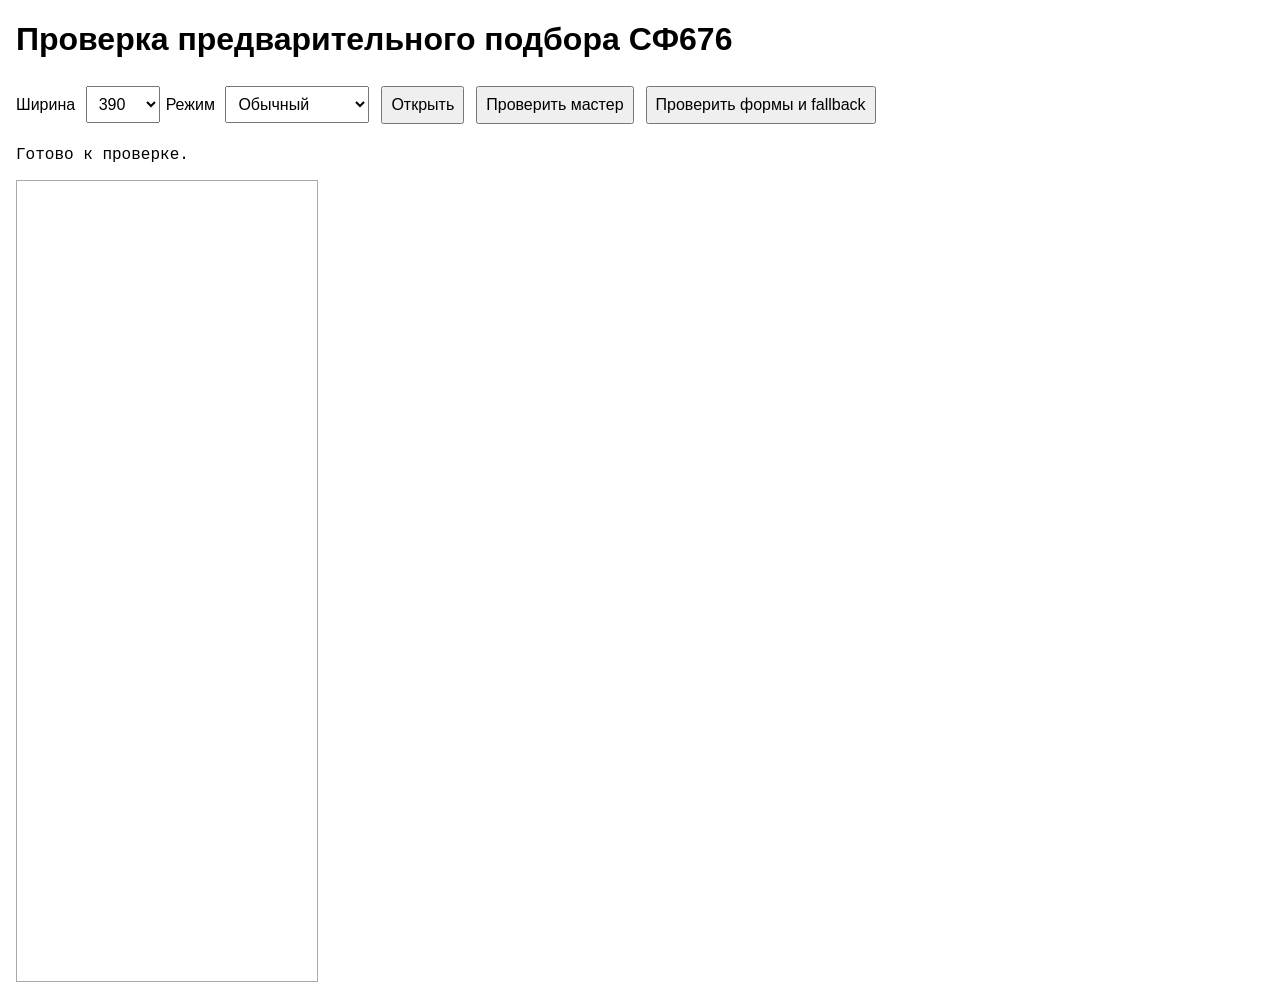
<file: tests/selector.html>
<!doctype html><html lang="ru"><meta charset="utf-8"><meta name="robots" content="noindex, nofollow"><title>СФ676 — проверка мастера</title>
<style>body{font:16px Arial;margin:16px}button,select{font:inherit;padding:8px;margin:6px}iframe{display:block;border:1px solid #aaa;height:800px;background:#fff}#stage{max-width:100%;overflow:auto}pre{white-space:pre-wrap;max-height:180px;overflow:auto}</style>
<h1>Проверка предварительного подбора СФ676</h1><label>Ширина <select id="width"><option>320</option><option selected>390</option><option>768</option><option>1366</option></select></label><label>Режим <select id="mode"><option value="normal">Обычный</option><option value="zoom">Текст 200%</option><option value="review">Review</option><option value="nojs">Без JavaScript</option><option value="noforms">Без API форм</option></select></label><button id="show">Открыть</button><button id="run">Проверить мастер</button><button id="regressions">Проверить формы и fallback</button><pre id="results">Готово к проверке.</pre><div id="stage"><iframe id="page" title="Проверяемая страница"></iframe></div>
<script>
const frame=document.getElementById('page'),output=document.getElementById('results');let results=[];
const tick=()=>new Promise(r=>{requestAnimationFrame(()=>requestAnimationFrame(r));setTimeout(r,80)});
const record=(name,pass,details={})=>results.push({name,pass,...details});
function report(){output.textContent=JSON.stringify({count:results.length,failed:results.filter(r=>!r.pass),results},null,2)}
async function load(width=390,mode='normal'){
 frame.style.width=width+'px';if(mode==='nojs')frame.setAttribute('sandbox','allow-same-origin');else frame.removeAttribute('sandbox');
 await new Promise(r=>{frame.onload=r;frame.src='../index.html'+(mode==='review'?'?review=1':'')});const w=frame.contentWindow,d=w.document;
 w.__errors=[];w.__sinks=[];w.addEventListener('error',e=>w.__errors.push(e.message));w.addEventListener('unhandledrejection',e=>w.__errors.push(String(e.reason)));
 for(const key of ['fetch','XMLHttpRequest','WebSocket'])w[key]=function(){w.__sinks.push(key);throw Error('Unexpected transport')};w.navigator.sendBeacon=()=>{w.__sinks.push('beacon');return false};w.Storage.prototype.setItem=function(){w.__sinks.push('storage');throw Error('Unexpected storage')};
 d.documentElement.style.scrollBehavior='auto';if(mode==='zoom')d.documentElement.style.fontSize='200%';if(mode==='noforms')w.SF676Requests=undefined;
 await tick();return{w,d};
}
function click(d,action){d.querySelector('[data-selector-action="'+action+'"]').click()}
function pick(w,d,id){const input=d.querySelector('#selector-'+id);if(!input)throw Error('Missing option '+id);input.checked=true;input.dispatchEvent(new w.Event('change',{bubbles:true}))}
function enter(w,d,text){const input=d.querySelector('#selector-stage textarea');input.value=text;input.dispatchEvent(new w.Event('input',{bubbles:true}))}
function shape(w,d,where){const box=d.querySelector(where),r=box.getBoundingClientRect();return d.documentElement.scrollWidth<=d.documentElement.clientWidth+1&&box.scrollWidth<=box.clientWidth+1&&Array.from(box.querySelectorAll('button,input,textarea,legend,dt,dd')).every(e=>{const b=e.getBoundingClientRect();return b.width===0||(b.left>=r.left-1&&b.right<=r.right+1)});}
function checkFocus(w,d,name){
 const heading=d.querySelector('#selector-stage [tabindex="-1"]');
 const marker=d.querySelector('.selector-progress')||heading;
 const top=marker.getBoundingClientRect().top,headerBottom=d.querySelector('.sticky').getBoundingClientRect().bottom;
 const title=heading.getBoundingClientRect(),focused=d.activeElement===heading;
 record(name+'/focus',focused&&top>=headerBottom&&title.top>=headerBottom&&title.bottom<=w.innerHeight,
   {focused,top,headerBottom,headingBottom:title.bottom,viewportHeight:w.innerHeight});
}
async function next(w,d,name){
 click(d,'next');await tick();
 record(name+'/layout',shape(w,d,'#sf676-selector'));
 checkFocus(w,d,name);
}
async function exact(w,d,prefix){
 d.querySelector('[data-selector-mode="exact"]').click();click(d,'next');record(prefix+'/required',!!d.querySelector('#selector-error').textContent&&d.querySelector('legend').textContent.includes('размер'));
 const chosenLabels=[];
 for(const id of ['table-table_300x800','taper-taper_km4','dro-dro_optical','coordinates-coordinates_f2','screw-screw_ball']){
  const input=d.getElementById('selector-'+id);
  chosenLabels.push(input.labels[0].querySelector('b').textContent);
  pick(w,d,id);await next(w,d,prefix+'/'+id);
  if(id==='table-table_300x800'){
   // The header CTA is revealed by a scroll event in the child frame.
   await d.fonts.ready;
   await new Promise(done=>w.requestAnimationFrame(()=>w.requestAnimationFrame(done)));
   record(prefix+'/expanded-header',!d.querySelector('[data-source-cta="sticky-price"]').hidden);
   checkFocus(w,d,prefix+'/second-step-after-header-resize');
  }
 }
 let r=w.SF676Selector.getResult();
 record(prefix+'/actual-result',r.selections.table==='table_300x800'&&r.selections.dro==='dro_optical'&&r.selections.coordinates==='coordinates_f2');
 record(prefix+'/special-order-labels',chosenLabels[2].includes('по специальному заказу')&&chosenLabels[3].includes('по специальному заказу'));
 const matchesChoices=selector=>Array.from(d.querySelectorAll(selector+' dd'),cell=>cell.textContent).join('|')===chosenLabels.join('|');
 record(prefix+'/summary',matchesChoices('.selector-summary'));
 const resultCta=d.querySelector('[data-selector-action="request"]');resultCta.click();await tick();
 record(prefix+'/form-summary',d.querySelector('dialog').open&&matchesChoices('.request-selection')&&shape(w,d,'dialog'));
 d.querySelector('#request-contact').value='qa@example.com';let draft=w.SF676Requests.getDraft();record(prefix+'/payload',draft.formId==='configuration_help'&&JSON.stringify(draft.context.selector)===JSON.stringify(r)&&draft.sourceSection==='config'&&draft.sourceCta==='selector-exact-result');checkLocalSummary(w,d,prefix,draft);w.SF676Requests.close();await tick();record(prefix+'/return-focus',d.activeElement===resultCta);
 click(d,'edit');click(d,'next');click(d,'next');pick(w,d,'dro-dro_none');await next(w,d,prefix+'/no-dro');record(prefix+'/not-applicable',!d.querySelector('#selector-stage input')&&d.querySelector('.selector-unavailable').textContent.includes('Не применяется'));await next(w,d,prefix+'/skip-coordinates');await next(w,d,prefix+'/result-without-dro');r=w.SF676Selector.getResult();record(prefix+'/cleared-coordinates',r.selections.coordinates==='not_applicable');
 click(d,'edit');click(d,'next');click(d,'next');pick(w,d,'dro-dro_magnetic');click(d,'next');click(d,'next');record(prefix+'/reselection-required',!!d.querySelector('#selector-error').textContent&&w.SF676Selector.getResult()===null&&!d.querySelector('input:checked'));pick(w,d,'coordinates-consultation');click(d,'next');click(d,'next');
 click(d,'edit');click(d,'next');click(d,'reference');await tick();
 const reference=d.getElementById('config-reference');
 const parameter=reference.querySelectorAll('.config-option h3')[1];
 const bounds=parameter.getBoundingClientRect();
 record(prefix+'/reference',reference.open&&d.activeElement===parameter&&bounds.top>=d.querySelector('.sticky').getBoundingClientRect().bottom&&bounds.bottom<=w.innerHeight);
 reference.open=false;
 click(d,'back');await tick();
 record(prefix+'/back-answer',d.querySelector('#selector-table-table_300x800').checked);
 checkFocus(w,d,prefix+'/back');
 click(d,'result');
}
function checkLocalSummary(w,d,prefix,draft){
 const summary=d.querySelector('.request-selection').textContent;
 d.querySelector('#request-submit').click();
 record(prefix+'/local-action-preserves-summary',d.querySelector('#request-dialog').open &&
  d.querySelector('#request-status').textContent==='Поля заполнены. Отправка пока не подключена' &&
  JSON.stringify(w.SF676Requests.getDraft())===JSON.stringify(draft) &&
  d.querySelector('.request-selection').textContent===summary);
}
async function quiz(w,d,prefix){
 d.querySelector('[data-selector-mode="quiz"]').click();pick(w,d,'operations-milling');pick(w,d,'operations-slotting');pick(w,d,'operations-consultation');record(prefix+'/consultation-exclusive',d.querySelectorAll('#selector-stage input:checked').length===1);pick(w,d,'operations-milling');pick(w,d,'operations-slotting');await next(w,d,prefix+'/operations');
 enter(w,d,'Тестовая деталь 100 × 50 мм');pick(w,d,'dimensions-unknown');await next(w,d,prefix+'/parts');pick(w,d,'tooling-tooling_40');await next(w,d,prefix+'/tooling');pick(w,d,'positioning-consultation');await next(w,d,prefix+'/positioning');pick(w,d,'extras-accessories');pick(w,d,'extras-timing');enter(w,d,'Тестовые технические условия');await next(w,d,prefix+'/extras');
 const r=w.SF676Selector.getResult();record(prefix+'/requirements-only',!r.selections&&r.requiresConsultation&&r.requirements.operations.length===2&&r.requirements.parts.description==='Тестовая деталь 100 × 50 мм');
 d.querySelector('[data-selector-action="request"]').click();await tick();record(prefix+'/modal-visible',d.querySelector('.request-selection').textContent.includes('Тестовая деталь')&&!d.querySelector('#request-task')&&shape(w,d,'dialog'));d.querySelector('#request-contact').value='qa@example.com';const draft=w.SF676Requests.getDraft();
 record(prefix+'/payload',draft.formId==='configuration_help'&&draft.sourceSection==='config'&&draft.sourceCta==='selector-quiz-result'&&JSON.stringify(draft.context.selector)===JSON.stringify(r));checkLocalSummary(w,d,prefix,draft);w.SF676Requests.close();
 click(d,'edit');click(d,'next');record(prefix+'/back-retains',d.querySelector('textarea').value==='Тестовая деталь 100 × 50 мм');enter(w,d,'Изменённое описание');click(d,'result');record(prefix+'/edited-summary',d.querySelector('.selector-summary').textContent.includes('Изменённое описание'));
 d.querySelector('[data-selector-mode="exact"]').click();record(prefix+'/mode-separation',w.SF676Selector.getResult().selections.coordinates==='consultation');d.querySelector('[data-selector-mode="quiz"]').click();record(prefix+'/quiz-retained',w.SF676Selector.getResult().requirements.parts.description==='Изменённое описание');click(d,'reset');record(prefix+'/reset',!d.querySelector('input:checked')&&w.SF676Selector.getResult()===null);
 pick(w,d,'operations-consultation');click(d,'next');click(d,'next');pick(w,d,'tooling-consultation');click(d,'next');pick(w,d,'positioning-consultation');click(d,'next');click(d,'next');record(prefix+'/optional-skipped',w.SF676Selector.getResult().requirements.parts.description===''&&d.querySelector('.selector-summary').textContent.includes('Не указано'));
}
async function run(){
 results=[];
 try{
  for(const mode of ['normal','zoom'])for(const width of [320,390,768,1366]){
   const prefix=width+'/'+mode;
   output.textContent='Проверка '+prefix;
   const {w,d}=await load(width,mode);
   record('init/'+prefix,!!w.SF676Selector&&!d.querySelector('#sf676-selector').hidden);
   const heading=d.querySelector('#config .section-heading'),cta=d.querySelector('#specs .section-cta');
   const gap=heading.getBoundingClientRect().top-cta.getBoundingClientRect().bottom;
   record(prefix+'/section-layout',gap>0&&shape(w,d,'#sf676-selector')&&shape(w,d,'#price'),{gap});
   await exact(w,d,prefix+'/exact');await quiz(w,d,prefix+'/quiz');
   record(prefix+'/clean',!w.__errors.length&&!w.__sinks.length,{errors:w.__errors,sinks:w.__sinks});
  }
 }catch(e){record('exception',false,{message:String(e)})}
 report();
}
async function regressions(){results=[];try{
 let {w,d}=await load(390);record('fresh-after-reload',w.SF676Selector.getResult()===null&&!d.querySelector('#selector-stage').children.length);const urls=[];
 for(const link of d.querySelectorAll('[data-request-form]')){link.click();record('existing-cta/'+link.dataset.sourceCta,d.querySelector('dialog').open);w.SF676Requests.close()}
 for(let i=0;i<20;i++){w.SF676Selector.start(i%2?'exact':'quiz');w.SF676Selector.reset()}record('repeated-mode-switches',d.querySelectorAll('#selector-stage fieldset').length===1);
 w.SF676Selector.start('exact');pick(w,d,'table-consultation');click(d,'next');pick(w,d,'taper-consultation');click(d,'next');pick(w,d,'dro-consultation');click(d,'next');pick(w,d,'coordinates-consultation');click(d,'next');pick(w,d,'screw-consultation');click(d,'next');record('all-unknown-valid',Object.values(w.SF676Selector.getResult().selections).every(v=>v==='consultation'));
 w.SF676Requests=undefined;d.querySelector('[data-selector-action="request"]').click();record('no-form-fallback',w.location.hash==='#order'&&!d.querySelector('dialog').open);
 ({w,d}=await load(390,'review'));
 const sections={docs:['specs','delivery'],oplata:['price'],acts:['acceptance'],'repair-price':['compare'],raschet:['compare'],reestr:['gov'],deklar:['gov'],'tz-samples':['gov'],sami:['plant'],logo:['plant'],vizit:['faq'],rop:['order']};
 record('review',d.body.classList.contains('showq')&&d.querySelectorAll('#qol li').length===Object.keys(sections).length&&!d.querySelector('[data-q="stol"]'));
 for(const [key,locations] of Object.entries(sections)){
  const links=d.getElementById('ql-'+key).querySelectorAll('a');
  record('review-locations/'+key,links.length===locations.length);
  for(const [i,section] of locations.entries()){
   const id='q-'+key+(i ? '-'+(i+1) : '');
   const target=d.getElementById(id);
   const details=target.closest('details');
   if(details) details.open=false;
   links[i].click();await tick();
   record('review-target/'+id,w.location.hash==='#'+id&&target.closest('section').id===section&&target.getBoundingClientRect().height>0&&(!details||details.open));
   target.querySelector('sup a').click();await tick();
   record('review-return/'+id,w.location.hash==='#ql-'+key);
  }
 }
 ({w,d}=await load(390,'nojs'));record('nojs-static-content',d.querySelector('#sf676-selector').hidden&&d.querySelectorAll('.config-option').length===5&&d.querySelectorAll('#config-reference summary').length===1&&!w.SF676Selector);
 d.querySelector('#config-reference').open=true;record('nojs-details-readable',d.querySelector('.config-options').getBoundingClientRect().height>0&&d.querySelector('a[href^="tel:"]')&&d.querySelector('a[href^="mailto:"]'));
 }catch(e){record('exception',false,{message:String(e)})}report()}
document.querySelector('#show').onclick=()=>load(+document.querySelector('#width').value,document.querySelector('#mode').value);document.querySelector('#run').onclick=run;document.querySelector('#regressions').onclick=regressions;
</script></html>
</file>
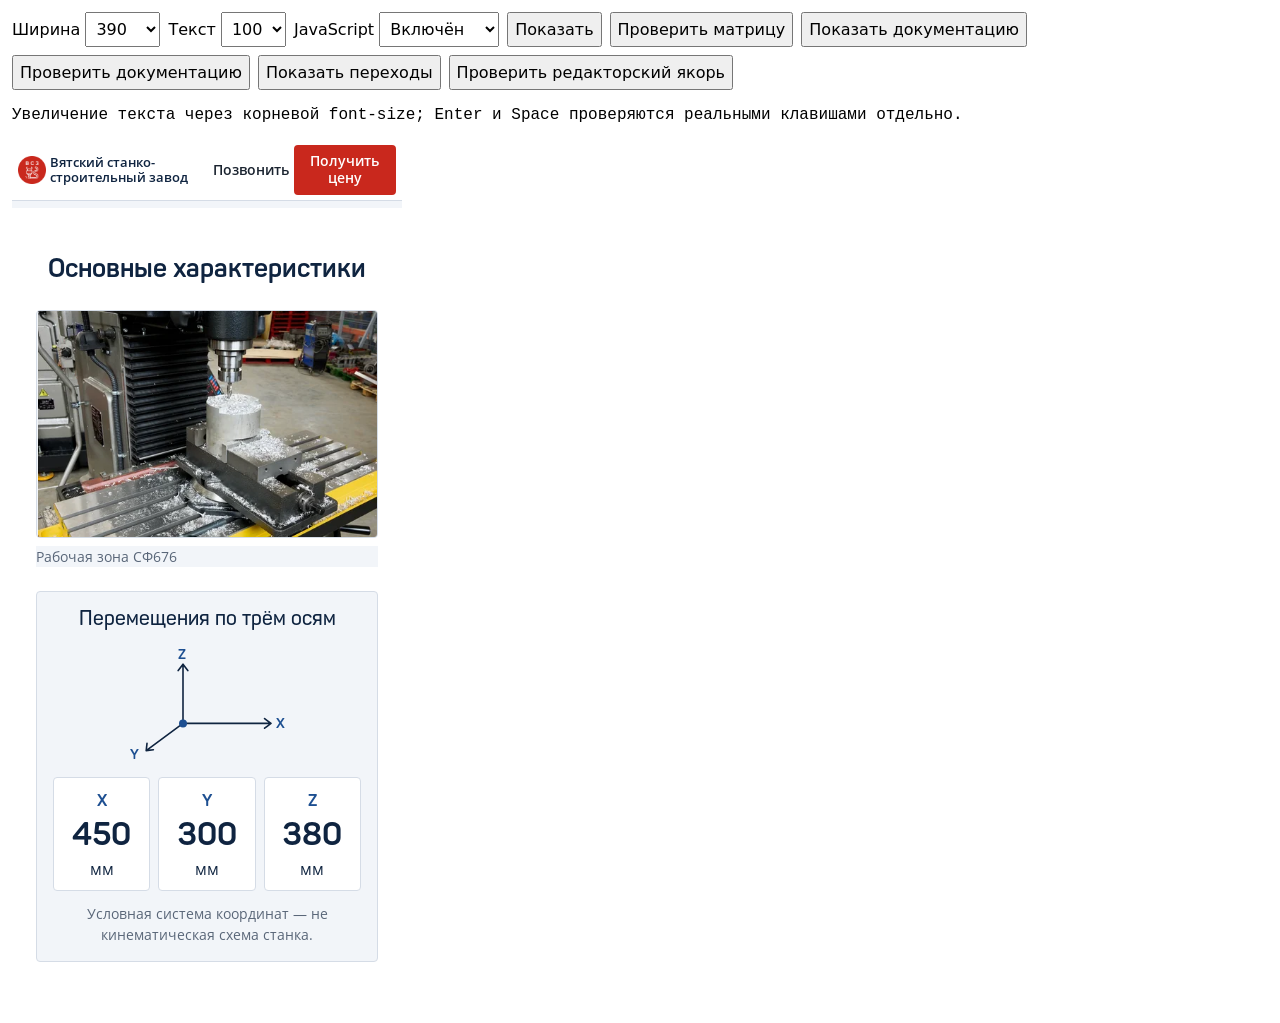
<file: tests/specs.html>
<!doctype html>
<html lang="ru">
<meta charset="utf-8"><meta name="robots" content="noindex, nofollow">
<title>СФ676 — проверка характеристик</title>
<style>
body{font:16px system-ui;margin:12px}nav{display:flex;flex-wrap:wrap;gap:8px;align-items:center;margin-bottom:12px}button,select{font:inherit;padding:6px}iframe{display:block;border:0;width:390px;height:850px}#stage{overflow:auto}pre{white-space:pre-wrap;max-height:180px;overflow:auto}
</style>
<nav>
<label>Ширина <select id="width"><option>320</option><option>350</option><option>375</option><option selected>390</option><option>480</option><option>600</option><option>768</option><option>1024</option><option>1366</option><option>1440</option><option>1920</option></select></label>
<label>Текст <select id="zoom"><option>100</option><option>150</option><option>200</option></select></label>
<label>JavaScript <select id="scripts"><option value="yes">Включён</option><option value="no">Отключён</option></select></label>
<button id="show">Показать</button><button id="run">Проверить матрицу</button>
<button id="docs-show">Показать документацию</button><button id="docs-run">Проверить документацию</button>
<button id="docs-context">Показать переходы</button>
<button id="anchor">Проверить редакторский якорь</button>
</nav>
<pre id="results" role="status">Увеличение текста через корневой font-size; Enter и Space проверяются реальными клавишами отдельно.</pre>
<div id="stage"><iframe id="page" title="Характеристики СФ676"></iframe></div>
<pre id="cta-states" role="status"></pre>
<script>
const frame=document.querySelector('#page'),output=document.querySelector('#results');
const widths=[320,350,375,390,480,600,768,1024,1366,1920],zooms=[100,150,200];
const names=['Рабочая зона и конструкция','Шпиндели и обработка','Электрика и точность'];
const counts=[6,5,3];let records=[];
const wait=ms=>new Promise(r=>setTimeout(r,ms));
async function until(test,label){const end=performance.now()+6000;while(!test()){if(performance.now()>end)throw Error(label);await wait(25)}}
const record=(name,pass,data={})=>records.push({name,pass:!!pass,...data});
const report=()=>output.textContent=JSON.stringify({count:records.length,passed:records.filter(x=>x.pass).length,failed:records.filter(x=>!x.pass)},null,2);
const busy=value=>document.querySelectorAll('nav button,nav select').forEach(e=>e.disabled=value);
const rect=e=>e.getBoundingClientRect();
const centered=(a,b)=>Math.abs((rect(a).left+rect(a).right)-(rect(b).left+rect(b).right))<=2;
const visible=e=>e.checkVisibility()&&rect(e).height>0;
function headerReady(w,d){return !w.SF676Requests||Math.abs(parseFloat(w.getComputedStyle(d.documentElement).getPropertyValue('--sticky-height'))-rect(d.querySelector('.sticky')).height)<=1}
async function load(width,zoom,js,review=true){
 document.querySelector('#stage').style.zoom='1';
 frame.style.width=width+'px';
 if(js)frame.removeAttribute('sandbox');else frame.setAttribute('sandbox','allow-same-origin');
 await new Promise(resolve=>{frame.onload=resolve;frame.src='../index.html'+(js&&review?'?review=1':'')});
 const w=frame.contentWindow,d=w.document;d.documentElement.style.fontSize=zoom+'%';d.documentElement.style.scrollBehavior='auto';
 await d.fonts.ready;await until(()=>headerReady(w,d),'header');
 d.getElementById('specs').scrollIntoView({block:'start'});
 const image=d.querySelector('.specs-visual img');await until(()=>image.complete&&image.naturalWidth>0,'photo');
 await wait(60);return{w,d};
}
function geometry(w,d,key){
 const wrap=d.querySelector('#specs > .wrap'),title=d.querySelector('.specs-heading h2'),photo=d.querySelector('.specs-visual'),travel=d.querySelector('.travel-overview'),cta=d.querySelector('[data-source-cta="specs-price"]');
 record(key+'/heading-center',centered(title,wrap)&&w.getComputedStyle(title.parentElement).textAlign==='center');
 record(key+'/cta-center',centered(cta,wrap)&&cta.classList.contains('red')&&rect(cta).height>=48);
 record(key+'/mobile-cta-width',w.innerWidth>568||Math.abs(rect(cta).width-(rect(wrap).width-48))<=1);
 record(key+'/photo-left-or-above',w.innerWidth>700?rect(photo).right<=rect(travel).left&&Math.abs(rect(photo).width-rect(travel).width)<=1:rect(photo).bottom<=rect(travel).top);
 record(key+'/photo-uncropped',w.getComputedStyle(photo.querySelector('img')).objectFit==='contain'&&Math.abs(rect(photo.querySelector('.media-frame')).width/rect(photo.querySelector('.media-frame')).height-1.5)<.01);
 record(key+'/no-page-overflow',d.documentElement.scrollWidth<=d.documentElement.clientWidth+1);
 const nodes=[title,photo,travel,cta,...d.querySelectorAll('.travel-values > div,.travel-values dt,.travel-values dd,.spec-group > summary,.spec-group-body,.spec-group tbody th,.spec-group tbody td')].filter(visible);
 record(key+'/content-bounds',nodes.every(e=>rect(e).left>=-1&&rect(e).right<=w.innerWidth+1&&e.scrollWidth<=e.clientWidth+1),{overflow:nodes.filter(e=>e.scrollWidth>e.clientWidth+1).map(e=>e.textContent)});
 const cards=[...d.querySelectorAll('.travel-values > div')];
 record(key+'/xyz',cards.map(e=>e.textContent.replace(/\s+/g,' ').trim()).join('|')==='X450 мм|Y300 мм|Z380 мм'&&cards.every(e=>parseFloat(w.getComputedStyle(e.querySelector('dd')).fontSize)>parseFloat(w.getComputedStyle(e.querySelector('dt')).fontSize)));
 record(key+'/card-no-overlap',cards.every((a,i)=>cards.slice(i+1).every(b=>rect(a).right<=rect(b).left+1||rect(b).right<=rect(a).left+1||rect(a).bottom<=rect(b).top+1||rect(b).bottom<=rect(a).top+1)));
}
async function accordion(w,d,key){
 const groups=[...d.querySelectorAll('#specs .spec-group')];
 record(key+'/three-groups',groups.length===3&&groups.map(g=>g.querySelector('summary').textContent).join('|')===names.join('|'));
 record(key+'/initial-states',groups.every((g,i)=>g.open===(i===0)&&visible(g.querySelector('tbody'))===(i===0)));
 for(const [i,g] of groups.entries()){
  const summary=g.querySelector('summary'),table=g.querySelector('table');
  record(key+'/'+i+'/table-semantics',table.querySelectorAll('tbody tr').length===counts[i]&&table.querySelectorAll('tbody th[scope="row"]').length===counts[i]&&table.querySelectorAll('thead th[scope="col"]').length===2&&d.getElementById(table.getAttribute('aria-labelledby')).textContent===names[i]);
  const initial=g.open;summary.click();await wait(25);
  record(key+'/'+i+'/toggle',g.open!==initial&&visible(table)===!initial);
  if(!g.open)summary.click();await wait(25);
  record(key+'/'+i+'/open-visible',visible(table)&&[...table.querySelectorAll('tbody th,tbody td')].every(visible));
  record(key+'/'+i+'/open-indicator',w.getComputedStyle(summary,'::after').content==='"−"'&&w.getComputedStyle(summary).listStyleType==='none');
  record(key+'/'+i+'/touch',rect(summary).height>=44);
 }
 record(key+'/independent',groups.every(g=>g.open));
 record(key+'/operations-visible',visible(d.querySelector('.spec-operations'))&&d.querySelectorAll('.spec-operations').length===1&&d.querySelector('.spec-operations').closest('details')===groups[1]);
 geometry(w,d,key+'/all-open');
 for(const g of groups){g.querySelector('summary').click();await wait(25);record(key+'/closed-hidden',!g.open&&!visible(g.querySelector('table'))&&w.getComputedStyle(g.querySelector('summary'),'::after').content==='"+"')}
 record(key+'/operations-hidden',!visible(d.querySelector('.spec-operations')));
 record(key+'/cta-always-visible',visible(d.querySelector('[data-source-cta="specs-price"]')));
}
async function commercial(w,d,key,js){
 for(const [source,form,title] of [['specs-price','price_quote','Получить цену СФ676 с доставкой'],['specs-fit','configuration_help','Поможем подобрать комплектацию СФ676']]){
  const prefix=key+'/'+source,cta=d.querySelector('[data-source-cta="'+source+'"]');
  record(prefix+'/source',cta.dataset.sourceSection==='specs'&&cta.dataset.requestForm===form&&cta.getAttribute('href')==='#order');
  cta.scrollIntoView({block:'center'});await wait(60);cta.focus();cta.click();await wait(60);
  if(!js){record(prefix+'/nojs-order',w.location.hash==='#order'&&!d.querySelector('dialog[open]')&&!w.SF676Requests);continue}
  record(prefix+'/open',!!d.querySelector('#request-dialog:modal')&&d.getElementById('request-title').textContent===title);
  d.querySelector('#request-contact').value='specs-qa@example.com';d.querySelector('#request-submit').click();
  const draft=w.SF676Requests.getDraft();record(prefix+'/draft-source',draft.formId===form&&draft.sourceSection==='specs'&&draft.sourceCta===source);
  const closed=new Promise(resolve=>d.querySelector('#request-dialog').addEventListener('close',resolve,{once:true}));
  d.querySelector('.request-close').click();await closed;
  record(prefix+'/focus-restored',!d.querySelector('dialog[open]')&&d.activeElement===cta);
 }
}
async function technicalGallery(w,d,key,js){
 const band=d.querySelector('.specs-gallery-band'),gallery=band.querySelector('[data-sf676-gallery]'),header=gallery.querySelector('.gallery-header'),docs=d.getElementById('technical-documents'),cta=d.querySelector('[data-source-cta="specs-fit"]');
 gallery.scrollIntoView({block:'start'});await wait(50);
 const wrappers=[d.querySelector('#specs > .wrap'),band.querySelector('.wrap'),docs.parentElement];
 record(key+'/gallery/full-width-surface',Math.abs(rect(band).left)<=1&&Math.abs(rect(band).right-d.documentElement.clientWidth)<=1&&w.getComputedStyle(band).backgroundColor===w.getComputedStyle(d.getElementById('price')).backgroundColor);
 record(key+'/gallery/aligned-containers',wrappers.every(e=>Math.abs(rect(e).left-rect(wrappers[0]).left)<=1&&Math.abs(rect(e).width-rect(wrappers[0]).width)<=1));
 record(key+'/gallery/centered-copy',header.querySelector('h3').textContent==='Фотографии станка СФ676'&&header.querySelector('p').textContent==='Рабочая зона, инструмент и элементы управления'&&[...header.children].every(e=>w.getComputedStyle(e).textAlign==='center'&&centered(e,header)));
 record(key+'/gallery/docs-separated',docs.parentElement===band.nextElementSibling&&docs.parentElement.classList.contains('wrap')&&!docs.closest('[data-sf676-gallery]')&&!cta.closest('[data-sf676-gallery]')&&rect(docs).top>=rect(band).bottom-1&&rect(docs).top<=rect(band).bottom+12);
 record(key+'/gallery/docs-marker',docs.querySelector('[data-q="docs"]').textContent.startsWith('Техническая документация'));
 const thumbs=[...gallery.querySelectorAll('.tech-thumb')],track=gallery.querySelector('.tech-thumbs'),photo=gallery.querySelector('.tech-photo');
 record(key+'/gallery/five-photos',thumbs.length===5&&thumbs.every(e=>e.querySelector('img').alt&&e.getAttribute('href').endsWith('-1600.webp')));
 if(js){
  record(key+'/gallery/desktop-or-mobile',w.innerWidth>=1024?rect(track).left>=rect(photo).right&&Math.abs(rect(track).top-rect(photo).top)<=1:rect(track).top>=rect(photo).bottom&&w.getComputedStyle(track).overflowX==='auto');
  record(key+'/gallery/photo-ratio',Math.abs(rect(photo).width/rect(photo).height-1.5)<.01);
  for(let i=0;i<thumbs.length;i++){
   if(i)thumbs[i].click();await wait(25);
   record(key+'/gallery/select-'+i,photo.href===thumbs[i].href&&photo.querySelector('img').alt===thumbs[i].querySelector('img').alt&&gallery.querySelector('.tech-name').textContent===thumbs[i].querySelector('span').textContent);
  }
  gallery.querySelector('.gallery-next').click();record(key+'/gallery/next-wrap',photo.href===thumbs[0].href);
  gallery.querySelector('.gallery-prev').click();record(key+'/gallery/prev-wrap',photo.href===thumbs[4].href);
  const controls=[...gallery.querySelectorAll('button')].filter(visible);
  record(key+'/gallery/touch-controls',controls.length===2&&controls.every(e=>rect(e).height>=44&&rect(e).width>=44));
  const bounded=[header,...header.children,photo,gallery.querySelector('.tech-meta'),gallery.querySelector('.tech-name'),gallery.querySelector('.tech-navigation'),...controls];
  record(key+'/gallery/no-overflow',d.documentElement.scrollWidth<=d.documentElement.clientWidth+1&&bounded.every(e=>rect(e).left>=-1&&rect(e).right<=d.documentElement.clientWidth+1&&e.scrollWidth<=e.clientWidth+1));
  const buttons=controls.map(rect);record(key+'/gallery/no-control-overlap',buttons[0].right<=buttons[1].left+1||buttons[1].right<=buttons[0].left+1);
  photo.focus();photo.click();await wait(50);
  const viewer=d.querySelector('.gallery-viewer:modal');
  record(key+'/gallery/zoom-open',!!viewer&&viewer.querySelector('img').src===photo.href&&viewer.querySelector('.gallery-caption').textContent===photo.querySelector('img').alt&&!d.querySelector('#request-dialog[open]'));
  viewer.querySelector('.gallery-next').click();record(key+'/gallery/zoom-end',viewer.querySelector('img').src===thumbs[4].href&&viewer.querySelector('.gallery-next').getAttribute('aria-disabled')==='true');
  viewer.querySelector('.gallery-prev').click();record(key+'/gallery/zoom-previous',viewer.querySelector('img').src===thumbs[3].href);
  viewer.querySelector('.gallery-next').click();record(key+'/gallery/zoom-next',viewer.querySelector('img').src===thumbs[4].href);
  const closed=new Promise(resolve=>viewer.addEventListener('close',resolve,{once:true}));
  viewer.querySelector('.gallery-close').click();await closed;
  await until(()=>!viewer.isConnected&&d.activeElement===photo,'gallery close focus');
  record(key+'/gallery/close-focus',!d.querySelector('dialog[open]')&&d.activeElement===photo);
 }else{
  record(key+'/gallery/nojs-fallback',!visible(photo)&&thumbs.every(visible)&&gallery.querySelector('.tech-main').hidden&&d.documentElement.scrollWidth<=d.documentElement.clientWidth+1);
  record(key+'/gallery/nojs-local-rail',track.scrollWidth>=track.clientWidth&&w.getComputedStyle(track).overflowX==='auto');
 }
 record(key+'/gallery/docs-readable',docs.scrollWidth<=docs.clientWidth+1&&cta.scrollWidth<=cta.clientWidth+1&&rect(cta).height>=48);
}
async function documentation(w,d,key){
 const card=d.getElementById('technical-documents'),img=card.querySelector('img'),copy=card.querySelector('.spec-docs-copy'),cta=card.querySelector('a[data-request-form]');
 card.scrollIntoView({block:'center'});await until(()=>img.complete&&img.naturalWidth>0,'documentation image');await until(()=>headerReady(w,d),'header');
 const nodes=[card,img,copy,...copy.querySelectorAll('h3,p,a,svg,a span')],r=rect(card),ir=rect(img),cr=rect(copy);
 record(key+'/docs/bounds',d.documentElement.scrollWidth<=d.documentElement.clientWidth+1&&nodes.every(e=>rect(e).left>=r.left-1&&rect(e).right<=r.right+1&&e.scrollWidth<=e.clientWidth+1));
 record(key+'/docs/image-ratio',Math.abs(ir.width/ir.height-640/704)<.005&&ir.top>=r.top&&ir.bottom<=r.bottom);
 record(key+'/docs/responsive-composition',w.innerWidth<=600?ir.bottom<=cr.top&&Math.abs(cr.width-(r.width-34))<=1:ir.right<=cr.left&&ir.top<cr.bottom&&cr.top<ir.bottom);
 record(key+'/docs/compact-image',ir.width<=(w.innerWidth<=600?144:224)+1&&ir.height<250);
 record(key+'/docs/touch',rect(cta).height>=48&&(w.innerWidth>600||Math.abs(rect(cta).width-cr.width)<=1));
 record(key+'/docs/no-download',card.querySelectorAll('a[data-request-form]').length===1&&!cta.hasAttribute('download')&&cta.getAttribute('href')==='#order');
 const band=d.querySelector('.specs-gallery-band'),next=d.getElementById('config'),galleryGap=r.top-rect(band.querySelector('.tech-gallery')).bottom,nextGap=rect(next.querySelector('h2')).top-r.bottom;
 record(key+'/docs/spacing',r.top>=rect(band).bottom-1&&galleryGap>=0&&galleryGap<=12&&Math.abs(nextGap-(w.innerWidth<=600?32:48))<=1,{galleryGap,nextGap});
 record(key+'/docs/white-surface',w.getComputedStyle(card).backgroundColor==='rgb(255, 255, 255)'&&w.getComputedStyle(band).backgroundColor==='rgb(242, 245, 249)');
 record(key+'/docs/red-cta',cta.classList.contains('red')&&!cta.classList.contains('out')&&w.getComputedStyle(cta).backgroundColor==='rgb(201, 40, 29)'&&w.getComputedStyle(cta).color==='rgb(255, 255, 255)');
 const icon=cta.querySelector('svg'),label=cta.querySelector('span'),iconRect=rect(icon),labelRect=rect(label);
 record(key+'/docs/icon-accessibility',icon.getAttribute('aria-hidden')==='true'&&icon.getAttribute('focusable')==='false'&&!icon.querySelector('title,text')&&label.textContent==='Проверить станок под мою деталь');
 record(key+'/docs/icon-layout',Math.abs(iconRect.width-22)<=1&&Math.abs(iconRect.height-22)<=1&&Math.abs(labelRect.left-iconRect.right-8)<=1&&Math.abs(iconRect.top+iconRect.height/2-labelRect.top-labelRect.height/2)<=1&&iconRect.left>=rect(cta).left&&labelRect.right<=rect(cta).right&&w.getComputedStyle(cta).flexWrap==='nowrap');
 record(key+'/docs/review-marker',card.querySelector('[data-q="docs"][data-location="Характеристики"]').textContent.startsWith('Техническая документация'));
}
async function docsMatrix(){records=[];busy(true);try{
 for(const js of [true,false])for(const width of [320,390,768,1024,1440])for(const zoom of [100,200]){
  const key=width+'/'+zoom+'/'+(js?'js':'nojs');output.textContent='Документация '+key;
  const {w,d}=await load(width,zoom,js),errors=[];w.addEventListener('error',e=>errors.push(e.message));
  await documentation(w,d,key);await technicalGallery(w,d,key,js);await commercial(w,d,key,js);
  record(key+'/docs/19-cta',d.querySelectorAll('a[data-request-form]').length===19);
  record(key+'/docs/js-errors',!errors.length,{errors});
 }
 }catch(e){record('fatal',false,{error:String(e)})}finally{report();busy(false)}}
async function reviewAnchor(w,d,key){
 // Test-only marker: exercises the existing navigation if an editor later flags a table cell.
 const group=d.querySelectorAll('.spec-group')[2];group.open=false;
 const marker=d.createElement('span');marker.className='q';marker.id='specs-test-review-marker';marker.textContent='Тестовый вопрос';group.querySelector('td').append(marker);
 w.location.hash=marker.id;
 await until(()=>group.open&&rect(marker).top>=rect(d.querySelector('.sticky')).bottom-1&&rect(marker).top<w.innerHeight,'review anchor');
 record(key+'/review-anchor',d.body.classList.contains('showq')&&group.open&&visible(marker));
 marker.remove();
}
async function matrix(){records=[];busy(true);try{
 for(const js of [true,false])for(const width of widths)for(const zoom of zooms){
  const key=width+'/'+zoom+'/'+(js?'js':'nojs');output.textContent='Проверка '+key;
  const {w,d}=await load(width,zoom,js);const errors=[];w.addEventListener('error',e=>errors.push(e.message));
  const ctas=[...d.querySelectorAll('a[data-request-form]')];record(key+'/19-cta',ctas.length===19&&new Set(ctas.map(e=>e.dataset.sourceCta)).size===19);
  record(key+'/preserved-regions',d.querySelectorAll('section[id]:not(#qlist)').length===14&&d.querySelectorAll('[data-sf676-gallery]').length===2&&d.querySelector('meta[name="robots"]').content==='noindex, nofollow');
  geometry(w,d,key);await accordion(w,d,key);await technicalGallery(w,d,key,js);await commercial(w,d,key,js);if(js)await reviewAnchor(w,d,key);
  record(key+'/js-errors',!errors.length,{errors});
 }
 }catch(e){record('fatal',false,{error:String(e)})}finally{report();busy(false)}}
async function show(){busy(true);try{await load(Number(document.querySelector('#width').value),Number(document.querySelector('#zoom').value),document.querySelector('#scripts').value==='yes')}finally{busy(false)}}
async function showDocumentation(context=false){busy(true);try{
 frame.style.height='850px';
 const {w,d}=await load(Number(document.querySelector('#width').value),Number(document.querySelector('#zoom').value),document.querySelector('#scripts').value==='yes',false);
 const card=d.getElementById('technical-documents'),cta=card.querySelector('a[data-request-form]'),start=context?d.querySelector('.tech-gallery'):card;
 card.scrollIntoView({block:'start'});await until(()=>headerReady(w,d),'header');await until(()=>card.querySelector('img').complete,'documentation image');
 if(context)frame.style.height=Math.ceil(rect(d.querySelector('#config h2')).bottom-rect(start).top+rect(d.querySelector('.sticky')).height+48)+'px';
 w.scrollBy(0,rect(start).top-rect(d.querySelector('.sticky')).height-24);
 // Fit the context preview on screen; the iframe keeps its selected CSS viewport.
 if(context)document.querySelector('#stage').style.zoom=String(Math.min(1,720/parseFloat(frame.style.height)));
 // Native pointer/key events are inspected separately from the scripted matrix.
 const states={},stateOutput=document.querySelector('#cta-states');stateOutput.textContent='';
 const capture=event=>w.requestAnimationFrame(()=>{const s=w.getComputedStyle(cta);states[event]={background:s.backgroundColor,color:s.color,hover:cta.matches(':hover'),active:cta.matches(':active'),focusVisible:cta.matches(':focus-visible'),outline:s.outline};stateOutput.textContent=JSON.stringify(states,null,2)});
 for(const event of ['pointerenter','pointerdown','focus'])cta.addEventListener(event,()=>capture(event));
 }finally{busy(false)}}
document.querySelector('#docs-run').onclick=docsMatrix;
document.querySelector('#docs-show').onclick=()=>showDocumentation();
document.querySelector('#docs-context').onclick=()=>showDocumentation(true);
document.querySelector('#show').onclick=show;document.querySelector('#run').onclick=matrix;
document.querySelector('#anchor').onclick=async()=>{records=[];try{await reviewAnchor(frame.contentWindow,frame.contentDocument,'manual')}catch(e){record('fatal',false,{error:String(e)})}report()};
show();
</script>
</html>
</file>
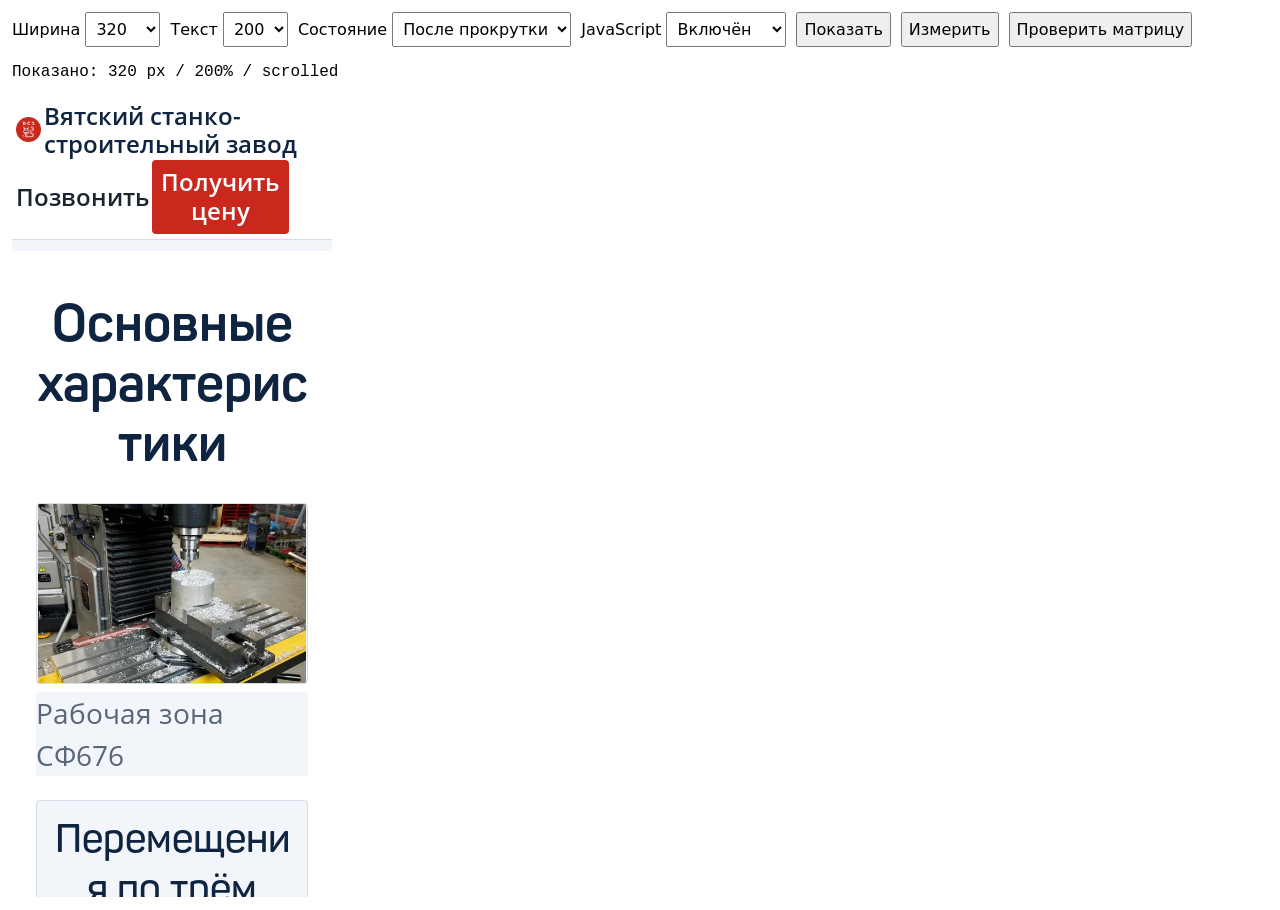
<file: tests/sticky-header.html>
<!doctype html>
<html lang="ru">
<meta charset="utf-8">
<meta name="robots" content="noindex, nofollow">
<title>СФ676 — проверка закреплённой шапки</title>
<style>
body{font:16px system-ui;margin:12px}nav{display:flex;flex-wrap:wrap;align-items:center;gap:10px;margin-bottom:12px}select,button{font:inherit;padding:6px}iframe{display:block;height:800px;border:0}#stage{overflow:auto}pre{white-space:pre-wrap;max-height:240px;overflow:auto}
</style>
<nav>
<label>Ширина <select id="width"><option selected>320</option><option>350</option><option>375</option><option>390</option><option>405</option><option>480</option><option>600</option><option>768</option><option>1024</option><option>1366</option></select></label>
<label>Текст <select id="zoom"><option>100</option><option>150</option><option selected>200</option></select></label>
<label>Состояние <select id="state"><option value="top">Первый экран</option><option value="scrolled" selected>После прокрутки</option></select></label>
<label>JavaScript <select id="scripts"><option value="yes">Включён</option><option value="no">Отключён</option></select></label>
<button id="show">Показать</button><button id="measure">Измерить</button><button id="run">Проверить матрицу</button>
</nav>
<pre id="results" role="status">Размер текста меняется через корневой font-size; это не масштабирование transform и не нативный text-only zoom.</pre>
<div id="stage"><iframe id="page" title="Лендинг СФ676"></iframe></div>
<script>
const page=document.querySelector('#page'),output=document.querySelector('#results');
const source=new URLSearchParams(location.search).get('page')||'../index.html';
const widths=[320,350,375,390,405,480,600,768,1024,1366],zooms=[100,150,200];
const expectedCtas=[
 ['sticky-price','sticky','price_quote'],['hero-price','top','price_quote'],
 ['advantages-consult','advantages','configuration_help'],['specs-price','specs','price_quote'],
 ['specs-fit','specs','configuration_help'],['config-request','config','configuration_help'],
 ['gallery-price','work-gallery','price_quote'],['plant-region','plant','price_quote'],
 ['payment-calculator','price','price_quote'],['acceptance-accuracy','acceptance','configuration_help'],
 ['design-consult','design','configuration_help'],['design-price','design','price_quote'],
 ['compare-request','compare','repair_comparison'],['compare-new-price','compare','price_quote'],
 ['delivery-quote','delivery','price_quote'],['gov-documents','gov','procurement_documents'],
 ['gov-nmck','gov','procurement_nmck'],['faq-consult','faq','configuration_help'],['order-price','order','price_quote']
];
let records=[];
const busy=value=>document.querySelectorAll('nav button,nav select').forEach(e=>{e.disabled=value});
const wait=ms=>new Promise(resolve=>setTimeout(resolve,ms));
// Wait for observable browser results: iframe animation frames may be throttled.
async function until(test,label){
 const deadline=performance.now()+6000;
 while(!test()){if(performance.now()>deadline)throw Error('Timed out: '+label);await wait(25)}
}
function headerReady(w){
 const d=w.document,h=d.querySelector('.sticky');
 if(!w.SF676Requests)return true;
 return Math.abs(parseFloat(w.getComputedStyle(d.documentElement).getPropertyValue('--sticky-height'))-rect(h).height)<=1&&
 d.querySelector('[data-source-cta="sticky-price"]').hidden===(rect(d.querySelector('[data-source-cta="hero-price"]')).bottom>rect(h).bottom);
}
const record=(name,pass,details={})=>records.push({name,pass:!!pass,...details});
const rect=e=>{const r=e.getBoundingClientRect();return {left:r.left,top:r.top,right:r.right,bottom:r.bottom,width:r.width,height:r.height}};
const overlap=(a,b)=>Math.min(a.right,b.right)-Math.max(a.left,b.left)>1&&Math.min(a.bottom,b.bottom)-Math.max(a.top,b.top)>1;
const within=(a,b)=>a.left>=b.left-1&&a.right<=b.right+1&&a.top>=b.top-1&&a.bottom<=b.bottom+1;
function report(){output.textContent=JSON.stringify({count:records.length,passed:records.filter(r=>r.pass).length,failed:records.filter(r=>!r.pass),records},null,2)}
async function settle(w){await until(()=>headerReady(w),'header height and CTA state')}
async function load(js=true){
 page.style.width=document.querySelector('#width').value+'px';
 if(js)page.removeAttribute('sandbox');else page.setAttribute('sandbox','allow-same-origin');
 await new Promise(resolve=>{page.onload=resolve;page.src=source});
 const w=page.contentWindow,d=w.document;
 w.headerTestErrors=[];
 w.addEventListener('error',e=>w.headerTestErrors.push(e.message));
 w.addEventListener('unhandledrejection',e=>w.headerTestErrors.push(String(e.reason)));
 d.documentElement.style.scrollBehavior='auto';await d.fonts.ready;await settle(w);
 return{w,d};
}
async function dimensions(w,d,width,zoom){page.style.width=width+'px';d.documentElement.style.fontSize=zoom+'%';await settle(w)}
async function position(w,d,state){
 if(!w.SF676Requests){d.getElementById(state==='top'?'top':'specs').scrollIntoView({block:'start'});return;}
 if(state==='top')d.querySelector('.sticky .logo').click();
 else w.location.hash='specs';
 await until(()=>headerReady(w)&&(state==='top'?w.scrollY<=1&&d.querySelector('.sticky .btn').hidden:
 !d.querySelector('.sticky .btn').hidden&&Math.abs(rect(d.querySelector('#specs')).top-parseFloat(w.getComputedStyle(d.querySelector('#specs')).scrollMarginTop))<=1),'anchor '+state);
}
function measure(w,d,prefix,js=true){
 const header=d.querySelector('.sticky'),wrap=header.querySelector('.wrap'),hr=rect(header),wr=rect(wrap);
 const nodes=[['image',header.querySelector('.logo img')],['brand',header.querySelector('.brand-name')],['phone',header.querySelector('.tel')],['price',header.querySelector('.btn')],['email',header.querySelector('.header-email')]].filter(([,e])=>e.getClientRects().length);
 const boxes=Object.fromEntries(nodes.map(([name,e])=>[name,rect(e)]));
 const intersections=[];
 for(let i=0;i<nodes.length;i++)for(let j=i+1;j<nodes.length;j++)if(overlap(boxes[nodes[i][0]],boxes[nodes[j][0]]))intersections.push(nodes[i][0]+'/'+nodes[j][0]);
 record(prefix+'/no-overlap',!intersections.length,{intersections,boxes});
 record(prefix+'/bounds',nodes.every(([,e])=>within(rect(e),wr)&&within(rect(e),hr))&&hr.right<=w.innerWidth+1,{header:hr});
 record(prefix+'/no-horizontal-overflow',d.documentElement.scrollWidth<=d.documentElement.clientWidth+1&&header.scrollWidth<=header.clientWidth+1);
 const logo=header.querySelector('.logo'),brand=header.querySelector('.brand-name');
 const textRects=[];const walker=d.createTreeWalker(brand,w.NodeFilter.SHOW_TEXT);let node;
 while(node=walker.nextNode()){const range=d.createRange();range.selectNodeContents(node);textRects.push(...range.getClientRects())}
 const lr=rect(logo);
 // Font metrics can extend beyond line-height; verify painted text stays in the header and within the link's horizontal bounds.
 record(prefix+'/readable-brand',textRects.every(r=>within(r,hr)&&r.left>=lr.left-1&&r.right<=lr.right+1)&&brand.scrollWidth<=brand.clientWidth+1);
 const links=[...header.querySelectorAll('a')].filter(e=>e.getClientRects().length);
 record(prefix+'/touch-targets',links.every(e=>rect(e).height>=44));
 record(prefix+'/sticky',w.getComputedStyle(header).position==='sticky'&&Math.abs(hr.top)<=1);
 if(js)record(prefix+'/measured-height',Math.abs(parseFloat(w.getComputedStyle(d.documentElement).getPropertyValue('--sticky-height'))-hr.height)<=1);
 record(prefix+'/contacts',header.querySelectorAll('.logo,.tel,.btn,.header-email').length===4&&header.querySelector('.tel').getAttribute('href')==='tel:88007072676'&&header.querySelector('.tel').getAttribute('aria-label')==='Позвонить: 8 (800) 707-26-76'&&header.querySelector('.header-email').getAttribute('href')==='mailto:sale@vsp-kirov.ru');
 record(prefix+'/phone-label',w.getComputedStyle(header.querySelector(w.innerWidth<=600?'.tel-short':'.tel-long')).display!=='none');
 return boxes;
}
async function stable(w,d,prefix){
 const samples=[];
 for(let i=0;i<5;i++){await wait(35);samples.push([rect(d.querySelector('.sticky')).height,d.querySelector('[data-source-cta="sticky-price"]').hidden])}
 record(prefix+'/stable-height-and-cta',samples.every(s=>Math.abs(s[0]-samples[0][0])<=1&&s[1]===samples[0][1]),{samples});
}
function contract(d){
 const links=[...d.querySelectorAll('a[data-request-form]')];
 record('19-unchanged-cta',links.length===19&&new Set(links.map(a=>a.dataset.sourceCta)).size===19&&expectedCtas.every(([cta,section,form])=>links.some(a=>a.dataset.sourceCta===cta&&a.dataset.sourceSection===section&&a.dataset.requestForm===form&&a.getAttribute('href')==='#order')));
 record('sections-and-robots',d.querySelectorAll('section[id]:not(#qlist)').length===14&&d.querySelector('meta[name="robots"]').content==='noindex, nofollow');
}
async function matrix(){
 records=[];busy(true);output.textContent='Загрузка матрицы…';
 try{
 const {w,d}=await load();contract(d);
 for(const width of widths)for(const zoom of zooms){
  const key=width+'/'+zoom;output.textContent='Проверка '+key;
  await dimensions(w,d,width,zoom);await position(w,d,'top');
  const price=d.querySelector('[data-source-cta="sticky-price"]');
  record(key+'/top/hidden',price.hidden);measure(w,d,key+'/top');await stable(w,d,key+'/top');
  // Exercise the real scroll threshold in both directions, including a wrapped header.
  const hero=d.querySelector('[data-source-cta="hero-price"]');
  const threshold=w.scrollY+rect(hero).bottom-rect(d.querySelector('.sticky')).bottom;
  for(const delta of (['320/100','320/200','390/200','768/100','1366/100'].includes(key)?[-4,4,-4,4]:[])){
   w.scrollTo(0,Math.max(0,threshold+delta));await settle(w);
   record(key+'/threshold/'+delta,price.hidden===(rect(hero).bottom>rect(d.querySelector('.sticky')).bottom));
  }
  await position(w,d,'scrolled');record(key+'/scrolled/visible',!price.hidden);measure(w,d,key+'/scrolled');await stable(w,d,key+'/scrolled');
  const title=d.querySelector('#specs h2'),header=d.querySelector('.sticky');
  record(key+'/specs-anchor',rect(title).top>=rect(header).bottom-1&&rect(title).top<w.innerHeight,{headingTop:rect(title).top,headerBottom:rect(header).bottom});
  price.focus();price.click();await settle(w);
  record(key+'/price-form',!!d.querySelector('#request-dialog:modal')&&d.querySelector('#request-title').textContent==='Получить цену СФ676 с доставкой'&&!price.hidden);
  d.querySelector('#request-contact').value='header-test@example.com';
  const draft=w.SF676Requests.getDraft();record(key+'/form-source',draft?.formId==='price_quote'&&draft.sourceSection==='sticky'&&draft.sourceCta==='sticky-price');
  d.querySelector('.request-close').click();await settle(w);
  record(key+'/close-focus',d.activeElement===price&&!price.hidden&&!d.querySelector('dialog[open]')&&!d.querySelector('#request-fields input'));
  await position(w,d,'top');record(key+'/return-top',price.hidden);measure(w,d,key+'/return-top');
 }
 // Also exercise the page's default smooth-scroll CSS, without the fixture override.
 d.documentElement.style.removeProperty('scroll-behavior');
 for(const [width,zoom] of [[320,100],[320,200],[390,150],[390,200],[768,100],[1366,100]]){
  await dimensions(w,d,width,zoom);await position(w,d,'top');await position(w,d,'scrolled');
  record(width+'/'+zoom+'/native-anchor',rect(d.querySelector('#specs h2')).top>=rect(d.querySelector('.sticky')).bottom-1);
  await stable(w,d,width+'/'+zoom+'/native-anchor');
 }
 d.documentElement.style.scrollBehavior='auto';
 for(const [width,zoom] of [[320,200],[390,200],[768,100],[1366,100]]){
  await dimensions(w,d,width,zoom);
  for(const id of ['advantages','design','faq','order']){
   w.location.hash=id;
   const target=d.querySelector('#'+id+' h2');
   await until(()=>headerReady(w)&&rect(target).top>=rect(d.querySelector('.sticky')).bottom-1&&rect(target).top<w.innerHeight,'anchor '+id);
   record(width+'/'+zoom+'/anchor-'+id,rect(target).top>=rect(d.querySelector('.sticky')).bottom-1&&rect(target).top<w.innerHeight);
  }
 }
 record('no-js-errors',!w.headerTestErrors.length,{errors:w.headerTestErrors});
 const fallback=await load(false);contract(fallback.d);
 for(const width of widths)for(const zoom of zooms){
  await dimensions(fallback.w,fallback.d,width,zoom);fallback.w.scrollTo(0,0);
  measure(fallback.w,fallback.d,width+'/'+zoom+'/nojs',false);
  record(width+'/'+zoom+'/nojs/contacts',!fallback.w.SF676Requests&&fallback.d.querySelector('.sticky .btn').hidden&&fallback.d.querySelector('.sticky .logo').getAttribute('href')==='#top');
 }
 }catch(e){record('exception',false,{message:String(e)})}
 report();busy(false);
}
document.querySelector('#show').onclick=async()=>{busy(true);output.textContent='Загрузка…';const js=document.querySelector('#scripts').value==='yes';const {w,d}=await load(js);await dimensions(w,d,+document.querySelector('#width').value,+document.querySelector('#zoom').value);await position(w,d,document.querySelector('#state').value);output.textContent='Показано: '+w.innerWidth+' px / '+document.querySelector('#zoom').value+'% / '+document.querySelector('#state').value;busy(false)};
document.querySelector('#measure').onclick=()=>{records=[];measure(page.contentWindow,page.contentDocument,'manual',document.querySelector('#scripts').value==='yes');report()};
document.querySelector('#run').onclick=matrix;
document.querySelector('#show').click();
</script>
</html>
</file>
<file: assets/css/request-forms.css>
/* Shared request dialog: compact layout and one local validation action. */
.request-dialog{width:min(640px,calc(100% - 24px));max-width:640px;max-height:calc(100vh - 24px);max-height:calc(100dvh - 24px);padding:0;border:1px solid var(--control);border-radius:8px;background:var(--paper);color:var(--ink);overflow:hidden;margin:auto;font-size:var(--ui-body);line-height:1.55;overflow-wrap:anywhere}
.request-dialog:not([open]){display:none}
.request-dialog::backdrop{background:var(--backdrop)}
.request-shell{display:flex;flex-direction:column;max-height:calc(100vh - 26px);max-height:calc(100dvh - 26px)}
.request-header{display:flex;align-items:center;justify-content:flex-end;flex:none;padding:8px 16px 0}
.request-close{flex:none;display:grid;place-items:center;width:44px;height:44px;padding:0;border:1px solid var(--control);border-radius:4px;background:var(--paper);color:var(--navy);font:inherit;font-weight:600;font-size:1.75rem;line-height:1;cursor:pointer}
.request-content{overflow-y:auto;overscroll-behavior:contain;min-height:0;padding:8px 24px 24px;scroll-padding:16px}
.request-dialog h2{margin-bottom:12px;color:var(--navy);font-size:2rem;line-height:1.2;text-wrap:initial}
.request-dialog p{margin:0 0 16px}
#request-description{color:var(--mute);margin-bottom:24px}
.request-hint,.request-legal{font-size:.875rem;color:var(--mute)}
.request-fields{display:grid;grid-template-columns:repeat(2,minmax(0,1fr));gap:16px}
.request-field{min-width:0}
.request-field:not(fieldset){display:flex;flex-direction:column}
.request-field:not(fieldset) > label{flex:1}
.request-field-wide{grid-column:1/-1}
.request-fields > .request-field-wide + .request-field:not(.request-field-wide):last-of-type{grid-column:1/-1}
.request-dialog .request-details{margin-bottom:0}
.request-field:not(fieldset) > label,.request-field > legend{display:block;font-weight:600;margin-bottom:6px;color:var(--navy)}
.request-field small{font-weight:400;font-size:.875rem}
.request-required{color:var(--red)}
.request-dialog input:not([type="checkbox"]),.request-dialog textarea,.request-dialog select{display:block;width:100%;min-width:0;max-width:100%;min-height:44px;border:1px solid var(--control);border-radius:4px;background:var(--paper);color:var(--ink);padding:10px 12px;font:inherit;line-height:1.4}
.request-dialog textarea{resize:vertical;min-height:100px}
.request-dialog select{padding-right:28px}
.request-dialog :focus-visible{outline:3px solid var(--focus-light);outline-offset:3px}
.request-dialog .request-fields [aria-invalid="true"]{border:2px solid var(--red)}
.request-error{color:var(--red);font-size:.875rem;margin:6px 0 0!important}
.request-error:empty{display:none}
.request-choices{padding:0;border:0;margin:0;min-width:0}
.request-choice{display:flex;align-items:flex-start;gap:10px;min-height:44px;padding:8px 0;font-weight:400;cursor:pointer}
.request-choice input,.request-legal input{flex:none;width:20px;height:20px;margin:2px 0 0;accent-color:var(--blue)}
.request-choices .request-hint{margin:0 0 6px}
.request-legal{display:flex;gap:10px;align-items:flex-start;margin:20px 0 16px;min-width:0;cursor:default}
.request-actions{display:grid;grid-template-columns:minmax(0,1fr);gap:12px}
.request-actions > p{grid-column:1/-1}
.request-dialog .btn{font-family:inherit;min-height:48px;text-align:center;width:100%}
.request-dialog .btn:disabled{background:var(--surface-2);color:var(--navy);border-color:var(--line-strong);cursor:not-allowed;opacity:1}
.request-status:empty{display:none}
.request-status{color:var(--navy);font-size:.9375rem;margin:0!important}
.request-status[data-state="invalid"]{color:var(--red)}
.request-actions .request-hint{margin:0}
.request-lock{overflow:hidden}
@media(max-width:600px){
 .request-content{padding:8px 16px 20px}
 .request-header{padding-inline:12px}
 .request-dialog h2{font-size:1.625rem}
 #request-description{margin-bottom:20px}
 .request-fields,.request-actions{grid-template-columns:1fr}
}
</file>
<file: assets/css/sf676-selector.css>
/* Scoped to the existing configuration section and the shared form's summary. */
.selector[hidden]{display:none}
.selector{border:1px solid var(--control);border-radius:var(--ui-radius,6px);padding:24px;margin:24px 0;background:var(--paper);overflow-wrap:anywhere}
.selector h3{color:var(--navy)}
.selector p{font-size:var(--ui-body)}
.selector-modes{display:grid;grid-template-columns:repeat(2,minmax(0,1fr));gap:12px;margin:20px 0}
.selector-modes button{display:flex;flex-direction:column;gap:8px;padding:16px;text-align:left;background:var(--surface);border:2px solid var(--control);border-radius:4px;min-height:48px;color:var(--navy);font:inherit;font-weight:600;font-size:1rem;cursor:pointer}
.selector-modes button span{font-weight:400;font-size:.875rem;color:var(--mute);line-height:1.45}
.selector-modes button[aria-pressed="true"]{border-color:var(--blue);background:var(--surface-2)}
.selector-modes button[aria-pressed="true"] b::before{content:"";display:inline-block;width:.45em;height:.8em;margin:0 .55em .1em .15em;border:solid var(--blue);border-width:0 2px 2px 0;transform:rotate(45deg)}
.selector-started .selector-modes button span{display:none}
.selector-progress{display:flex;align-items:center;gap:16px;margin:0 0 20px;color:var(--navy);font-size:.875rem}
.selector-progress progress{height:8px;max-width:180px;width:35%;accent-color:var(--blue)}
.selector-question{padding:0;border:0;min-width:0;margin:0}
.selector-question legend{padding:0;margin:0 0 12px;font-size:1.25rem;font-weight:600;line-height:1.4;color:var(--navy);width:100%;scroll-margin-top:calc(var(--sticky-height,64px) + 20px)}
.selector-hint{color:var(--mute);margin:0 0 16px}
.selector-options{display:grid;grid-template-columns:repeat(2,minmax(0,1fr));gap:12px}
.selector-option{display:flex;align-items:flex-start;gap:12px;border:1px solid var(--control);border-radius:4px;padding:14px;min-height:48px;cursor:pointer;font-size:var(--ui-body);line-height:1.55}
.selector-option input{flex:none;width:20px;height:20px;margin:2px 0 0;accent-color:var(--blue)}
.selector-option span{min-width:0}
.selector-option b{font-weight:600}
.selector-option small{display:block;margin-top:6px;color:var(--mute);font-size:.875rem}
.selector-option:has(input:checked){border-color:var(--blue);box-shadow:inset 3px 0 var(--blue);background:var(--surface-2)}
.selector label.selector-text-label{display:block;font-size:1rem;font-weight:600;margin:16px 0 8px}
.selector textarea{display:block;width:100%;min-width:0;min-height:100px;resize:vertical;border:1px solid var(--control);border-radius:4px;padding:12px;font:inherit;line-height:1.5;color:var(--ink);background:var(--paper)}
.selector-text-note{font-size:.875rem!important;color:var(--mute);margin-top:8px}
.selector-unknown{display:flex;gap:10px;align-items:flex-start;margin:16px 0;min-height:44px;font-size:1rem}
.selector-unknown input{flex:none;width:20px;height:20px;margin:2px 0 0;accent-color:var(--blue)}
.selector-error{color:var(--red);font-size:1rem;margin:16px 0 0}
.selector-error:empty{display:none}
.selector-error:not(:empty){border-left:3px solid var(--red);padding:8px 12px;background:var(--red-tint)}
.selector-actions{display:flex;flex-wrap:wrap;align-items:center;gap:12px;margin-top:20px}
.selector .btn{font-family:inherit;min-height:48px;text-align:center}
.selector .btn:disabled{color:var(--mute);border-color:var(--line-strong);background:var(--surface-2);cursor:not-allowed}
.selector-quiet{font:inherit;font-weight:600;font-size:.9375rem;border:0;background:none;color:var(--blue);text-decoration:underline;text-underline-offset:3px;min-height:44px;padding:8px;cursor:pointer}
.selector :focus-visible,.config-reference summary:focus-visible{outline:3px solid var(--focus-light);outline-offset:3px}
.selector-result-title{scroll-margin-top:calc(var(--sticky-height,64px) + 20px)}
.selector-summary,.request-selection dl{margin:16px 0;border-top:1px solid var(--line)}
.selector-summary > div,.request-selection dl > div{display:grid;grid-template-columns:minmax(0,.8fr) minmax(0,1.2fr);gap:12px;padding:12px 0;border-bottom:1px solid var(--line);font-size:var(--ui-body)}
.selector-summary dt,.request-selection dt{font-weight:600;color:var(--navy)}
.selector-summary dd,.request-selection dd{margin:0;white-space:pre-wrap;overflow-wrap:anywhere;min-width:0}
.selector-notice{padding:12px 16px;border-left:3px solid var(--blue);background:var(--surface);font-size:.9375rem!important}
.selector-unavailable{padding:16px;background:var(--surface);border-left:3px solid var(--blue)}
.config-reference{padding:0;margin:24px 0}
.config-reference summary{padding:20px 24px;font-size:1.125rem;line-height:1.4;min-height:48px}
.config-reference-body{padding:24px;border-top:1px solid var(--line)}
.config-reference .config-options{margin-bottom:0}
.config-reference h3{scroll-margin-top:calc(var(--sticky-height,64px) + 20px)}
.request-selection{border:1px solid var(--line);padding:16px;border-radius:4px;background:var(--surface);min-width:0}
.request-selection h3{margin-bottom:12px}
.request-selection p{font-size:.875rem;margin-bottom:0}
.request-selection dl > div{grid-template-columns:1fr;gap:4px;font-size:var(--ui-body)}
@media(max-width:600px){
 .selector{padding:16px}
 .selector-modes,.selector-options{grid-template-columns:1fr}
 .selector-modes button{padding:12px}
 .selector-started .selector-modes{gap:8px}
 .selector-started .selector-modes button{font-size:.9375rem}
 .selector-summary > div{grid-template-columns:1fr;gap:4px}
 .selector-actions{display:grid;grid-template-columns:repeat(2,minmax(0,1fr))}
 .selector-actions .btn{padding:12px 10px}
 .selector-actions .selector-quiet,.selector-result-actions .btn{grid-column:1/-1}
 .config-reference summary{padding:16px}
 .config-reference-body{padding:16px}
}
@media(prefers-reduced-motion:reduce){.selector *{scroll-behavior:auto;animation:none;transition:none}}
.selector-question legend .ux-icon{width:28px;height:28px;margin-right:8px;vertical-align:middle}
</file>
<file: assets/css/payment-calculator.css>
/* Scoped enhancement of the existing payment infographic. */
#payment-calculator [hidden]{display:none}
.payment-input-block{padding:24px;border-bottom:1px solid var(--line)}
.payment-input-block h3{color:var(--navy);margin-bottom:12px}
.payment-input-block p{font-size:var(--ui-body);margin-bottom:16px;max-width:70ch}
.payment-input-block label{display:block;font-size:1rem;font-weight:600;color:var(--navy);margin-bottom:8px}
.payment-input-block input{width:100%;max-width:420px;min-height:48px;padding:12px;border:1px solid var(--control);border-radius:4px;background:var(--paper);color:var(--ink);font:inherit;font-size:1.125rem;font-variant-numeric:tabular-nums;scroll-margin-top:calc(var(--sticky-height,64px) + 16px)}
.payment-input-block input:focus-visible{outline:3px solid var(--focus-light);outline-offset:3px}
.payment-input-block input[aria-invalid="true"]{border:2px solid var(--red)}
.payment-input-block .payment-hint{font-size:.875rem;color:var(--mute);margin:8px 0 0}
.payment-input-block .payment-error{font-size:1rem;color:var(--red);margin:12px 0 0}
.payment-error:empty{display:none}
#payment-calculator .payment-amount{font-size:1.375rem;line-height:1.4;font-weight:600;color:var(--navy);font-variant-numeric:tabular-nums;margin-top:12px;overflow-wrap:normal}
#payment-calculator .payment-value-empty{font-size:.875rem;color:var(--mute)}
#payment-calculator p.payment-value-empty{font-weight:400}
.payment-result-note{padding:20px 24px;border-top:1px solid var(--line)}
.payment-result-note p{font-size:var(--ui-body);line-height:1.55;margin:12px 0 0;max-width:80ch}
.payment-result-note .payment-total-line{font-size:1rem;margin:0;color:var(--navy)}
.payment-result-note .payment-total-line strong{display:block;font-size:1.375rem;font-variant-numeric:tabular-nums;line-height:1.4;margin-top:4px}
.payment-result-note .payment-rounding{font-size:.875rem;color:var(--mute)}
#price .payment-quote{margin-bottom:24px;max-width:100%;text-align:center}
.request-payment{padding:16px;background:var(--surface);border:1px solid var(--line);border-radius:4px;min-width:0}
.request-payment h3{margin-bottom:12px;color:var(--navy)}
.request-payment dl{margin:0}
.request-payment dl>div{display:grid;grid-template-columns:1fr;gap:4px;padding:8px 0;border-bottom:1px solid var(--line);font-size:var(--ui-body)}
.request-payment dt{color:var(--navy)}
.request-payment dd{margin:0;font-weight:600;font-variant-numeric:tabular-nums}
.request-payment .request-payment-note{font-size:.875rem;line-height:1.5;margin:12px 0 0}
@media(max-width:700px){.payment-input-block,.payment-result-note{padding:16px 20px}#payment-calculator .payment-plan li{padding:16px 20px}#payment-calculator .payment-amount,.payment-result-note .payment-total-line strong{font-size:1.125rem}}
@media(prefers-reduced-motion:reduce){#payment-calculator *{scroll-behavior:auto;transition:none;animation:none}}
</file>
<file: assets/css/delivery-map.css>
.delivery-geography {
  margin-block: var(--ui-space-4);
  padding: clamp(16px, 3vw, 28px);
  border: 1px solid var(--line);
  border-top: 3px solid var(--blue);
  border-radius: var(--ui-radius);
  background: var(--paper);
}
.delivery-geography [hidden] { display: none !important; }
.delivery-toolbar, .delivery-filters, .delivery-zoom, .delivery-selection {
  display: flex;
  flex-wrap: wrap;
  align-items: center;
  gap: 6px;
}
.delivery-toolbar { margin-block: 16px 10px; gap: 10px; }
.delivery-zoom { margin-inline-start: auto; }
.delivery-geography button {
  min-height: 44px;
  padding: 6px 12px;
  font: inherit;
  font-size: 1rem;
  font-weight: 600;
  color: var(--navy);
  border: 1px solid var(--control);
  border-radius: var(--ui-radius);
  background: var(--paper);
  cursor: pointer;
}
.delivery-geography button:focus-visible {
  outline: 3px solid var(--focus-light);
  outline-offset: 2px;
}
.delivery-toolbar [aria-pressed="true"] {
  color: var(--on-dark);
  background: var(--navy);
  border-color: var(--navy);
  text-decoration: underline;
  text-underline-offset: .22em;
}
.delivery-filters span { font-size: .85em; font-variant-numeric: tabular-nums; }
.delivery-zoom button { min-width: 44px; font-size: 1.25rem; }
.delivery-canvas {
  width: 100%;
  height: clamp(280px, 43vw, 420px);
  background: var(--surface);
  overflow: hidden;
  position: relative;
  z-index: 0;
}
.delivery-surface.touch-locked { touch-action: pan-y pinch-zoom; }
.delivery-surface:not(.touch-locked) .delivery-canvas { touch-action: none; }
.touch-locked .delivery-canvas, .touch-locked .delivery-canvas * { pointer-events: none; }
.touch-locked .delivery-canvas a { pointer-events: auto; }
.delivery-tap-hint {
  position: absolute;
  inset: 50% auto auto 50%;
  transform: translate(-50%, -50%);
  width: max-content;
  max-width: calc(100% - 24px);
  padding: 6px 12px;
  border-radius: var(--ui-radius);
  color: var(--on-dark);
  background: var(--navy);
  font-size: .94rem;
  text-align: center;
  pointer-events: none;
}
.delivery-canvas .delivery-pin {
  display: grid;
  place-items: center;
  min-height: 0;
  width: 28px;
  height: 28px;
  padding: 0;
  border: 0;
  border-radius: 50%;
  background: transparent;
  transform: translate(-50%, -50%);
}
.delivery-pin::before {
  content: "";
  width: 13px;
  height: 13px;
  border: 2px solid var(--paper);
  border-radius: 50%;
  background: var(--blue);
  box-shadow: 0 0 0 1px var(--navy);
}
.delivery-pin.export::before { background: var(--navy); }
.delivery-pin[aria-pressed="true"]::before {
  width: 17px;
  height: 17px;
  box-shadow: 0 0 0 3px var(--navy);
}
.delivery-canvas .delivery-cluster {
  min-height: 32px;
  min-width: 32px;
  padding: 3px 7px;
  border: 2px solid var(--paper);
  border-radius: 999px;
  background: var(--navy);
  box-shadow: 0 0 0 1px var(--navy);
  color: var(--on-dark);
  transform: translate(-50%, -50%);
}
.delivery-selection {
  justify-content: space-between;
  padding: 8px 12px;
  background: var(--surface);
  border-inline-start: 3px solid var(--blue);
}
.delivery-selection span { flex: 1 1 12em; font-weight: 600; }
.delivery-status, .delivery-geography .ui-note { margin-block: 12px 0; }
.delivery-status { color: var(--navy); font-size: .94rem; }
.delivery-status:empty, .delivery-status.sr-only { margin: 0; }
.delivery-directory h4 { margin: 12px 0 6px; }
.delivery-regions { margin: 0; padding-inline-start: 1.4em; columns: 20em; column-gap: 2em; }
.delivery-regions li { break-inside: avoid; padding-block: 2px; }
.delivery-countries { display: grid; gap: 8px; margin: 0; }
.delivery-countries div { display: flex; flex-wrap: wrap; gap: 0 .6em; }
.delivery-countries dt { font-weight: 600; }
.delivery-countries dd { margin: 0; }
@media (max-width: 480px) {
  .delivery-geography { padding: 14px; }
  .delivery-filters { width: 100%; }
  .delivery-filters button { padding-inline: 8px; }
}
.delivery-surface { position: relative; }
.delivery-selection {
  position: absolute;
  inset: 8px 8px auto;
  z-index: 1;
  width: fit-content;
  max-width: calc(100% - 16px);
  border: 1px solid var(--line);
  border-inline-start: 3px solid var(--blue);
  background: var(--paper);
}
</file>
<file: assets/css/photo-gallery.css>
.photo-gallery {
  margin-top: var(--ui-space-5);
  min-width: 0;
}
.gallery-header, .gallery-toolbar {
  display: flex;
  flex-wrap: wrap;
  gap: 12px;
  align-items: center;
  justify-content: space-between;
}
.gallery-header { margin-bottom: var(--ui-space-2); }
.gallery-header h3 { margin: 0; }
.gallery-header h2 { margin: 0 0 var(--ui-space-1); }
.gallery-controls { display: flex; gap: 8px; }
.gallery-controls[hidden] { display: none; }

.gallery-button {
  display: grid;
  place-items: center;
  width: 44px;
  height: 44px;
  padding: 0;
  color: var(--navy);
  border: 1px solid var(--control);
  border-radius: var(--ui-radius);
  background: var(--paper);
  cursor: pointer;
}
.gallery-button::before {
  content: "";
  width: 11px;
  height: 11px;
  border: solid currentColor;
  border-width: 2px 2px 0 0;
}
.gallery-prev::before { transform: translateX(2px) rotate(-135deg); }
.gallery-next::before { transform: translateX(-2px) rotate(45deg); }
.gallery-button:not([aria-disabled="true"]):is(:hover, :active) {
  color: var(--on-dark);
  background: var(--blue);
}
.gallery-button[aria-disabled="true"] { opacity: .45; cursor: default; }
.gallery-button:focus-visible { outline: 3px solid var(--focus-light); outline-offset: 2px; }

html:has(.gallery-viewer[open]) { overflow: hidden; }
.gallery-viewer[open] {
  display: grid;
  grid-template-rows: auto minmax(0, 1fr) auto;
  align-content: stretch;
  width: 100%;
  max-width: none;
  height: 100vh;
  height: 100dvh;
  max-height: none;
  padding: 0;
  margin: auto;
  border: 0;
  background: #081a30;
  color: var(--on-dark);
  overflow: auto;
}
.gallery-viewer::backdrop { background: var(--navy); }
.gallery-toolbar, .gallery-footer { padding: 10px clamp(12px, 3vw, 40px); }
.gallery-toolbar { border-bottom: 1px solid var(--navy-line); }
#gallery-position { color: var(--on-dark-mute); margin-inline-start: 12px; font-variant-numeric: tabular-nums; }
.gallery-footer { display: flex; align-items: center; justify-content: space-between; gap: 10px; border-top: 1px solid var(--navy-line); }
@media (max-width: 640px) {
  .gallery-toolbar { flex-wrap: nowrap; }
  #gallery-position { display: block; margin: 0; }
  .gallery-footer { flex-direction: column; padding-bottom: max(12px, env(safe-area-inset-bottom)); }
}
.gallery-viewer .gallery-button { color: var(--on-dark); border-color: var(--on-dark-mute); background: transparent; }
.gallery-viewer .gallery-button:not([aria-disabled="true"]):is(:hover, :active) { background: var(--blue); }
.gallery-viewer .gallery-button:focus-visible { outline-color: var(--focus-dark); }
.gallery-close { position: relative; }
.gallery-close::before, .gallery-close::after {
  content: "";
  position: absolute;
  width: 18px;
  height: 2px;
  border: 0;
  background: currentColor;
  transform: rotate(45deg);
}
.gallery-close::after { transform: rotate(-45deg); }
.gallery-stage {
  display: grid;
  grid-template: minmax(0, 1fr) / minmax(0, 1fr);
  min-height: 0;
  touch-action: pan-y pinch-zoom;
  padding: clamp(8px, 2vw, 24px);
}
.gallery-stage img {
  display: block;
  width: 100%;
  height: 100%;
  min-width: 0;
  min-height: 0;
  object-fit: scale-down;
}
.gallery-caption { margin: 0; text-align: center; font-size: var(--ui-small); overflow-wrap: anywhere; }

.tech-gallery .gallery-header { display: block; margin-bottom: 18px; }
.tech-gallery .gallery-header h3 { font-size: clamp(1.4rem, 2.3vw, 2rem); color: var(--navy); }
.tech-gallery .gallery-header p { margin: 6px 0 0; color: var(--mute); }
.tech-layout, .tech-main { min-width: 0; }
.tech-main[hidden], .tech-thumbs li[hidden] { display: none; }
.tech-photo {
  position: relative;
  display: block;
  aspect-ratio: 3 / 2;
  overflow: hidden;
  border-radius: var(--ui-radius);
  background: var(--surface);
  cursor: zoom-in;
  touch-action: pan-y pinch-zoom;
}
.tech-photo img, .tech-thumb img { display: block; width: 100%; height: auto; aspect-ratio: 3 / 2; object-fit: cover; }
.tech-expand, .mosaic-expand {
  position: absolute;
  inset: 12px 12px auto auto;
  display: grid;
  place-items: center;
  width: 36px;
  height: 36px;
  color: white;
  background: rgba(15, 36, 64, .85);
  border-radius: var(--ui-radius);
  pointer-events: none;
}
.tech-expand svg, .mosaic-expand svg { width: 19px; height: 19px; }
.tech-photo:is(:hover, :focus-visible) .tech-expand { background: var(--blue); }
.tech-meta, .tech-navigation { display: flex; gap: 8px; align-items: center; }
.tech-meta { flex-wrap: wrap; justify-content: space-between; margin-top: 10px; }
.tech-meta > :first-child { flex: 1 1 10rem; min-width: 0; }
.tech-meta strong, .tech-meta small { display: block; overflow-wrap: anywhere; }
.tech-meta strong, .tech-thumb { color: var(--navy); }
.tech-meta small, .tech-counter, .tech-note { color: var(--mute); font-size: .875rem; }
.tech-counter { font-variant-numeric: tabular-nums; white-space: nowrap; margin-inline-end: 4px; }
.tech-thumbs {
  display: grid;
  grid-auto-flow: column;
  grid-auto-columns: clamp(110px, 18vw, 150px);
  align-items: stretch;
  gap: 8px;
  overflow-x: auto;
  overscroll-behavior-x: contain;
  scroll-snap-type: x proximity;
  scrollbar-width: none;
  list-style: none;
  margin: 12px 0 0;
  padding: 4px;
}
.tech-thumbs::-webkit-scrollbar { display: none; }
.tech-thumbs li { display: flex; min-width: 0; scroll-snap-align: start; }
.tech-thumb {
  display: flex; flex-direction: column; gap: 6px; width: 100%; min-width: 0;
  padding: 6px; border: 1px solid var(--line); border-radius: var(--ui-radius);
  background: var(--surface); text-decoration: none; font-size: .875rem;
  line-height: 1.3; font-weight: 600; overflow-wrap: anywhere; cursor: pointer;
}
.tech-thumb img { flex: none; border-radius: 2px; }
.tech-thumb:hover { border-color: var(--blue); }
.tech-thumb[aria-current="true"] { border-color: var(--blue); box-shadow: inset 0 0 0 1px var(--blue); }
.v1 .tech-thumb:focus-visible { outline-offset: -3px; }
.tech-note { margin: 18px 0 0; padding-top: 12px; border-top: 1px solid var(--line); }
@media (min-width: 1024px) {
  .tech-layout:has(.tech-main:not([hidden])) {
    display: grid; grid-template-columns: minmax(0, 1.75fr) minmax(0, 1fr); gap: 18px;
  }
  .tech-main:not([hidden]) + .tech-thumbs {
    grid-auto-flow: row; grid-auto-columns: auto; grid-auto-rows: 1fr;
    gap: 10px; margin: 0; padding: 0; overflow: visible;
  }
  .tech-main:not([hidden]) + .tech-thumbs .tech-thumb { flex-direction: row; align-items: center; gap: 12px; }
  .tech-main:not([hidden]) + .tech-thumbs img { width: clamp(84px, 9vw, 120px); }
}
@media (max-width: 640px) {
  .tech-meta { gap: 6px; }
  .tech-meta > :first-child { flex-basis: 8rem; }
  .tech-navigation { gap: 4px; }
  .tech-thumbs { grid-auto-columns: clamp(104px, 29vw, 132px); }
}

.mosaic-gallery .gallery-header { margin-bottom: var(--ui-space-3); }
.mosaic-grid {
  display: grid;
  grid-template-columns: minmax(0, 1.78fr) minmax(0, 1fr);
  grid-template-rows: repeat(2, minmax(0, 1fr));
  gap: clamp(8px, 1vw, 14px);
  width: 100%;
  aspect-ratio: 2.2 / 1;
  min-height: 15rem;
}
.mosaic-gallery a.mosaic-photo {
  position: relative;
  display: block;
  min-width: 0;
  min-height: 0;
  border-radius: var(--ui-radius);
  overflow: hidden;
  text-decoration: none;
  cursor: zoom-in;
}
.mosaic-photo:first-child { grid-row: span 2; }
.mosaic-photo img { display: block; width: 100%; height: 100%; object-fit: cover; }
.mosaic-name {
  position: absolute;
  inset: auto 0 0;
  padding: 2em .9em .7em;
  color: var(--on-dark);
  background: linear-gradient(transparent, rgba(5, 17, 32, .9));
  font-size: 1rem;
  font-weight: 600;
  line-height: 1.3;
  overflow-wrap: anywhere;
}
.mosaic-photo:is(:hover, :focus-visible) .mosaic-expand { background: var(--blue); }
.mosaic-footer {
  display: flex; flex-wrap: wrap; align-items: center; justify-content: space-between;
  gap: 12px 20px; margin-top: var(--ui-space-3);
}
.mosaic-footer p { margin: 0; color: var(--on-dark-mute); }
.mosaic-open { display: inline-grid; grid-template-columns: 1fr auto; align-items: center; gap: .5em; background: var(--paper); color: var(--navy); font: inherit; font-weight: 600; }
.mosaic-open:hover { background: var(--surface-2); }
.mosaic-open[hidden], .mosaic-more[hidden] { display: none; }
.mosaic-more { margin: 12px 0 0; padding-inline-start: 1.4em; }
@media (max-width: 640px) {
  .mosaic-grid {
    grid-template-columns: repeat(2, minmax(0, 1fr)); grid-template-rows: auto auto;
    align-items: start; aspect-ratio: auto; min-height: 0; gap: 12px 8px;
  }
  .mosaic-photo:first-child { grid-column: 1 / -1; grid-row: auto; }
  .mosaic-photo img { height: auto; aspect-ratio: 3 / 2; border-radius: var(--ui-radius); }
  .mosaic-name { position: static; display: block; padding: .45em 0 0; background: none; font-size: .875rem; }
  .mosaic-photo:first-child .mosaic-name { font-size: 1rem; }
  .mosaic-photo:not(:first-child) .mosaic-expand { display: none; }
  .mosaic-footer { flex-direction: column; align-items: stretch; }
}

/* The technical gallery is a full-width zone within #specs; the workshop stays unchanged. */
#specs .specs-gallery-band {
  margin-top: var(--ui-space-5);
  padding-block: var(--ui-space-5);
  padding-bottom: var(--ui-space-1);
  background: var(--surface);
}
#specs .tech-gallery { margin-top: 0; }
#specs .tech-gallery .gallery-header {
  text-align: center;
  margin-bottom: var(--ui-space-3);
}
#specs .tech-gallery .tech-thumb { background: var(--paper); }
</file>
